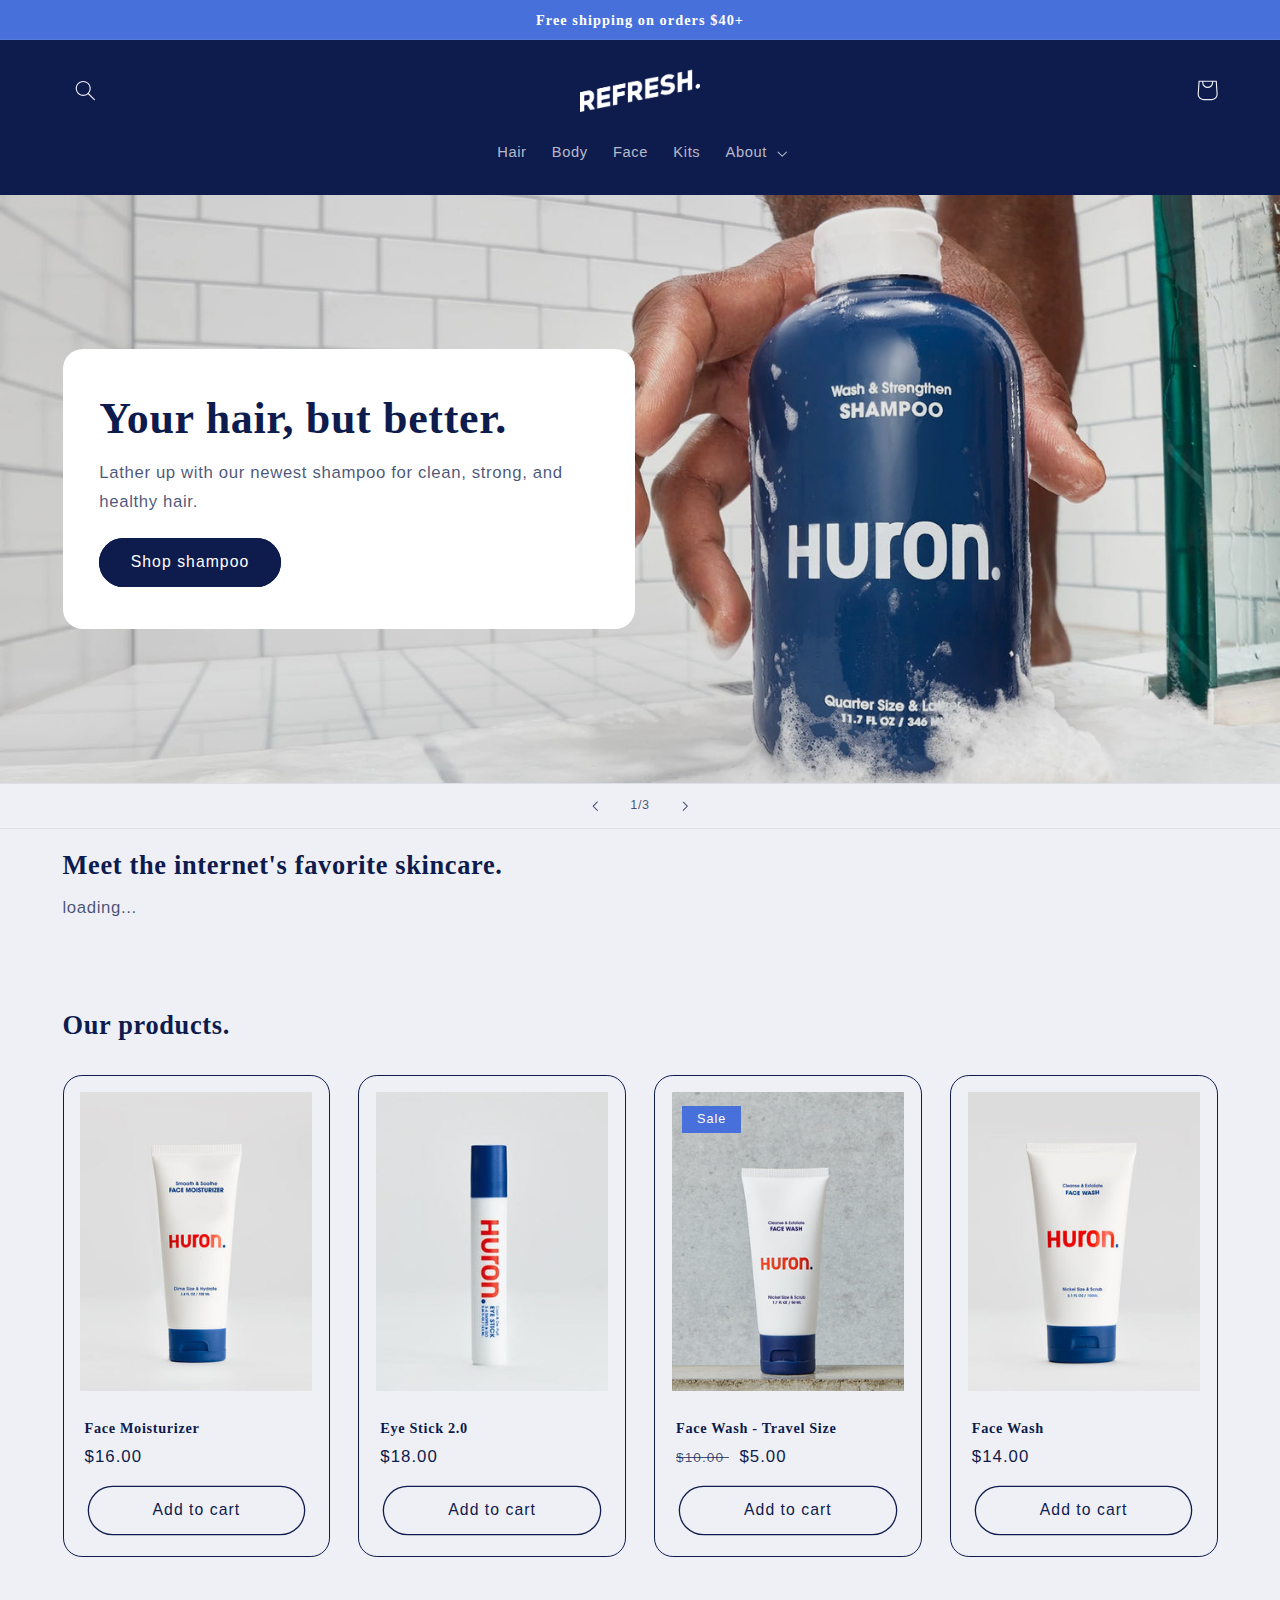
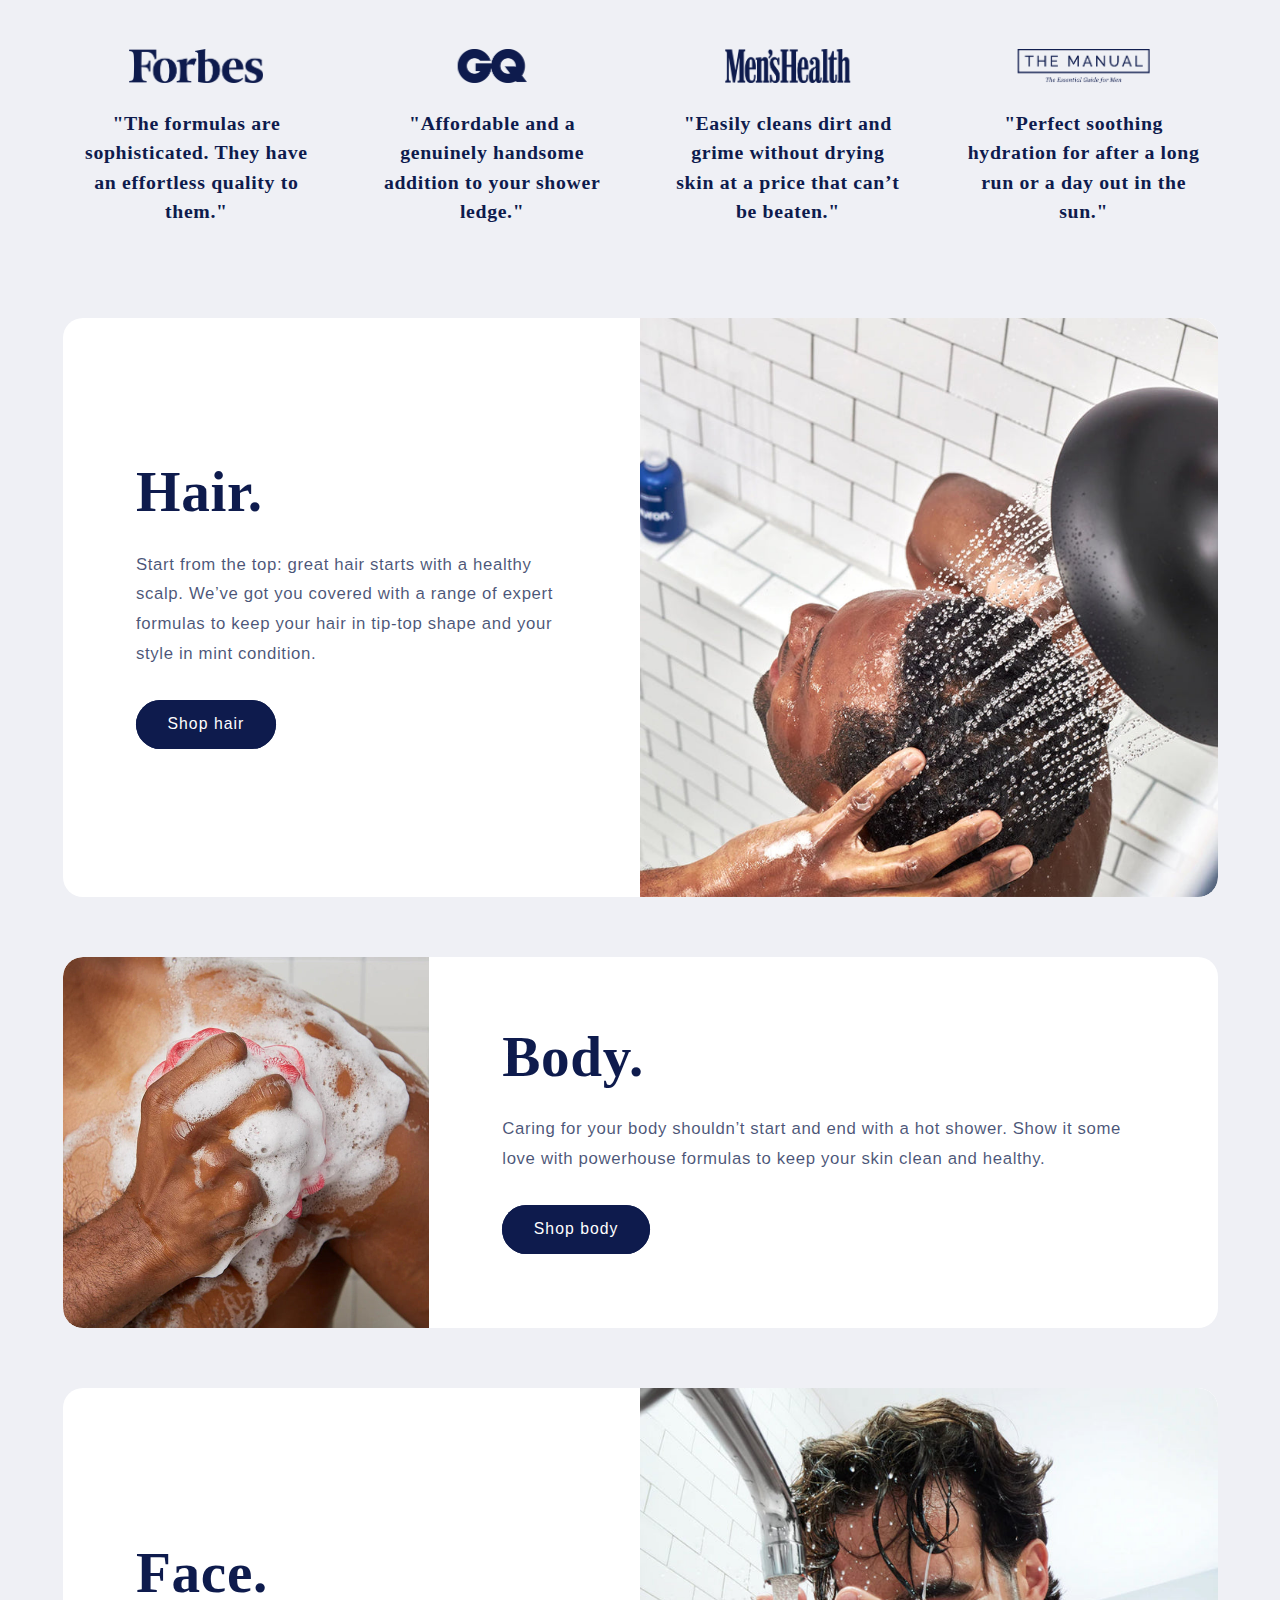
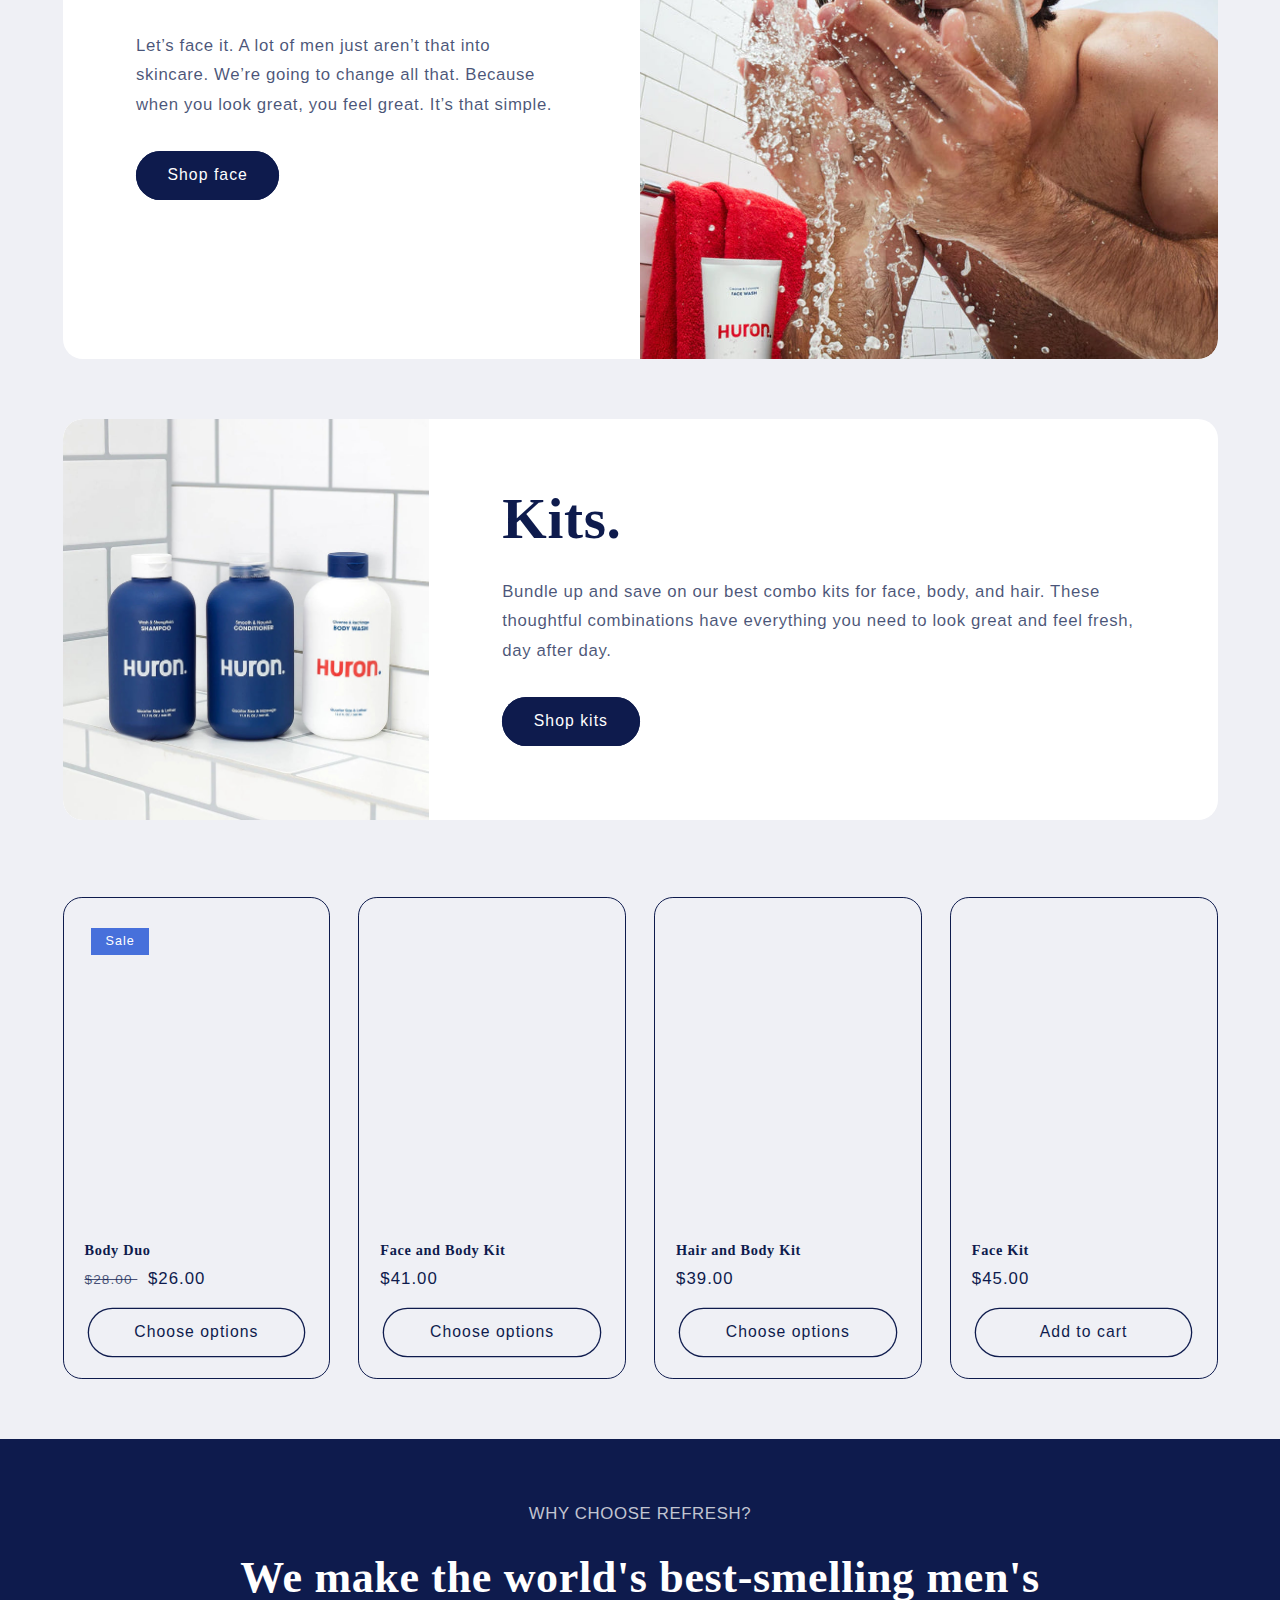
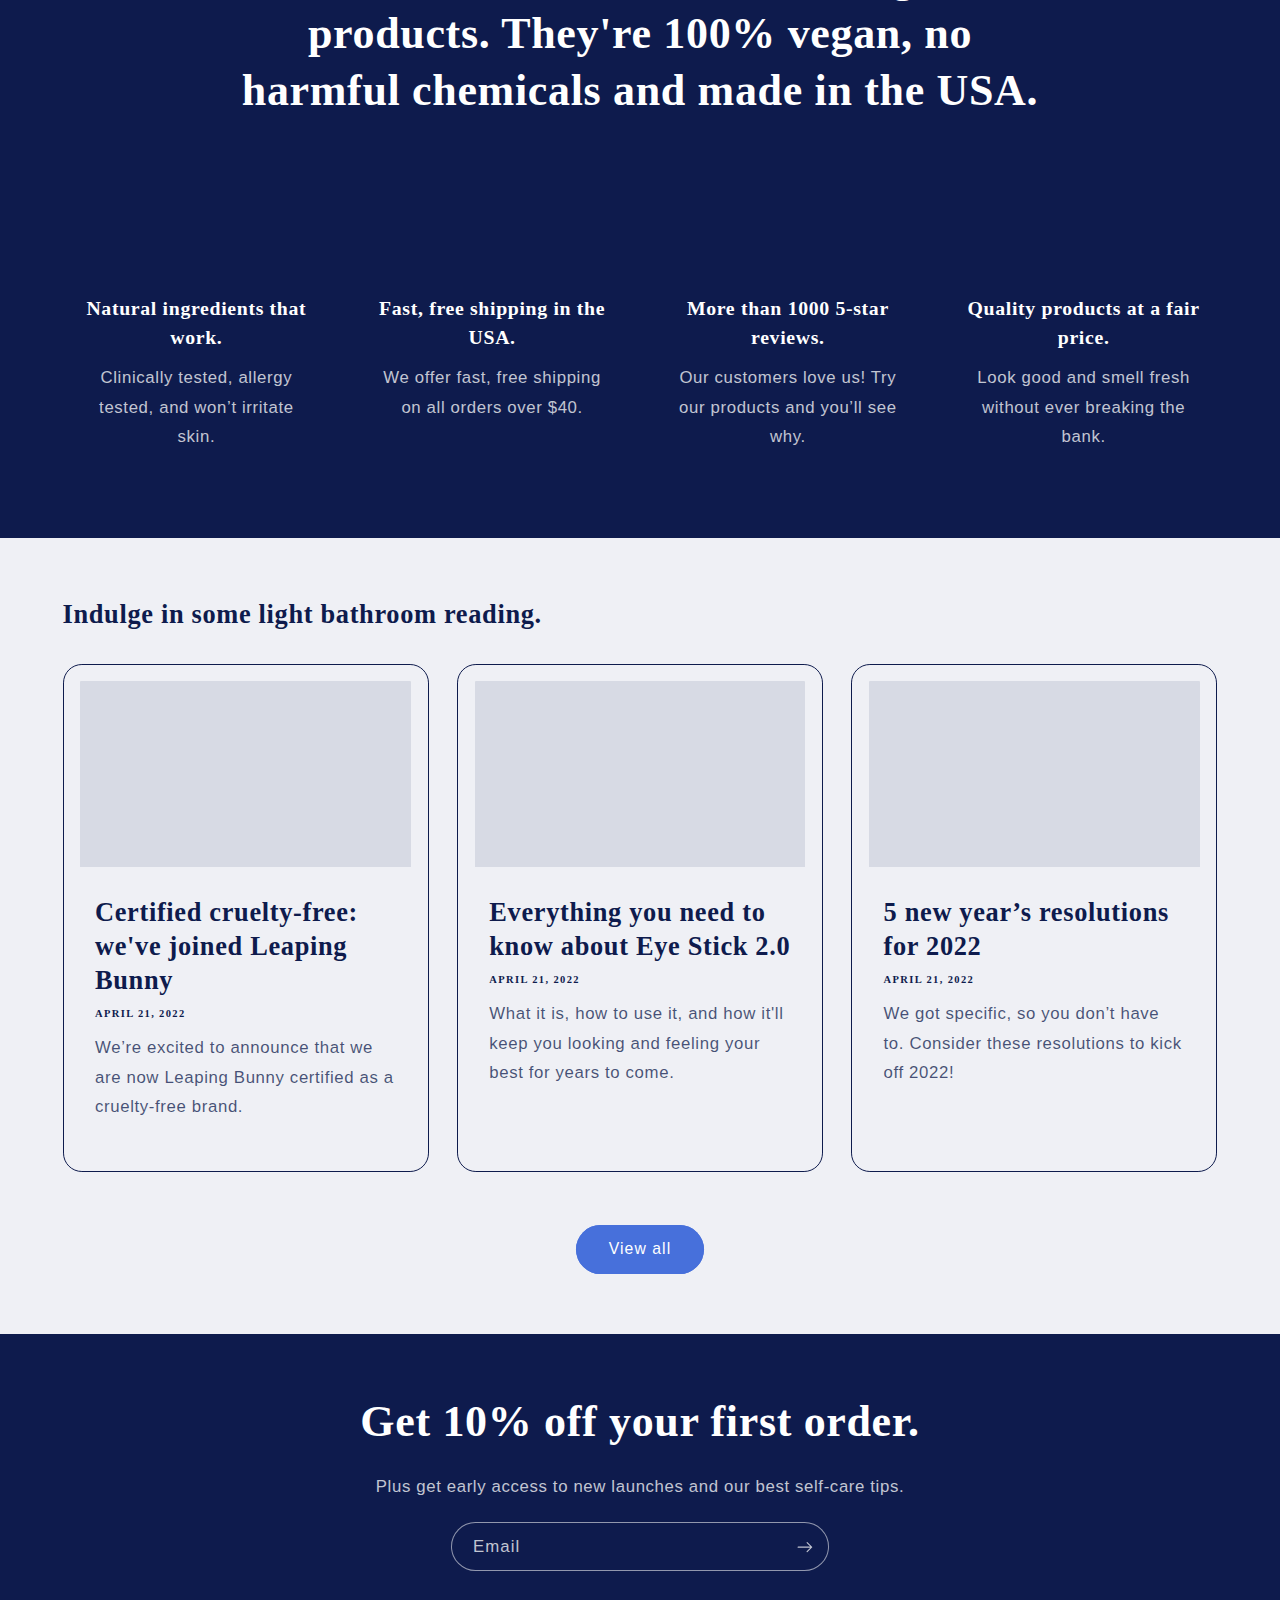
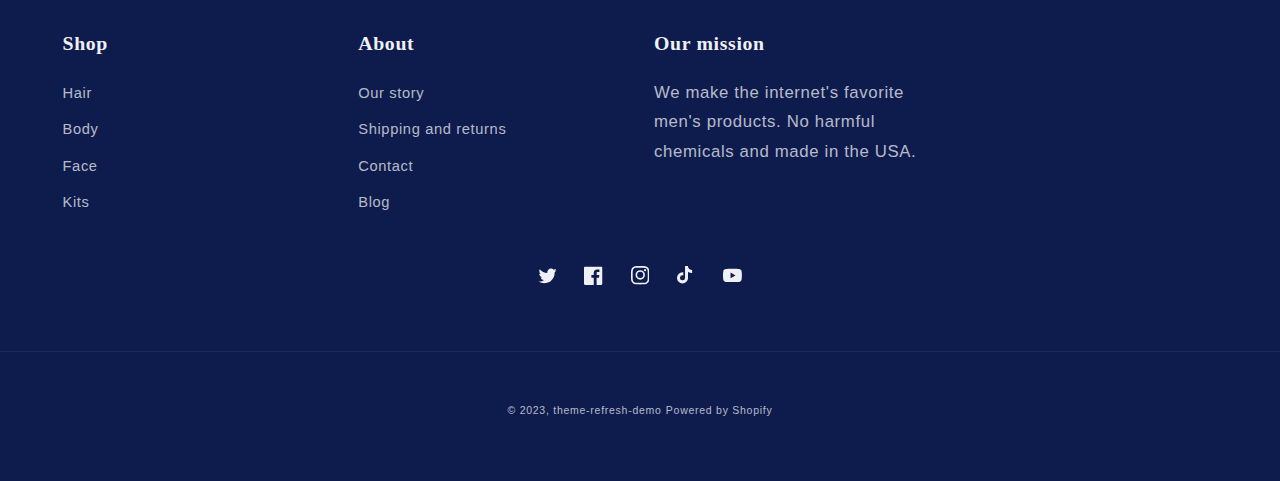
<file: index.html>
<!DOCTYPE html>
<html class="js" lang="en">
  <head>
    <meta charset="utf-8" />
    <meta http-equiv="X-UA-Compatible" content="IE=edge" />
    <meta name="viewport" content="width=device-width,initial-scale=1" />
    <meta name="theme-color" content />
    <link rel="canonical" href="https://theme-refresh-demo.myshopify.com/" />
    <link rel="preconnect" href="https://cdn.shopify.com" crossorigin />
    <link rel="preconnect" href="https://app.raveo.co" crossorigin />
    <link rel="preconnect" href="https://fonts.shopifycdn.com" crossorigin />
    <title>theme-refresh-demo</title>

    <meta property="og:site_name" content="theme-refresh-demo" />
    <meta
      property="og:url"
      content="https://theme-refresh-demo.myshopify.com/"
    />
    <meta property="og:title" content="theme-refresh-demo" />
    <meta property="og:type" content="website" />
    <meta property="og:description" content="theme-refresh-demo" />
    <meta name="twitter:site" content="@shopify" />
    <meta name="twitter:card" content="summary_large_image" />
    <meta name="twitter:title" content="theme-refresh-demo" />
    <meta name="twitter:description" content="theme-refresh-demo" />


    <meta
      id="shopify-digital-wallet"
      name="shopify-digital-wallet"
      content="/63948128508/digital_wallets/dialog"
    />
    <meta
      name="shopify-checkout-api-token"
      content="e61102500290c69ca5f711921b973443"
    />
    <meta
      id="in-context-paypal-metadata"
      data-shop-id="63948128508"
      data-venmo-supported="true"
      data-environment="production"
      data-locale="en_US"
      data-paypal-v4="true"
      data-currency="USD"
    />
    <script src="https://app.raveo.co/widget-scripts/horizontal-tiktok-feed.js" defer></script>

    <style id="shopify-dynamic-checkout-cart">
      @media screen and (min-width: 750px) {
        #dynamic-checkout-cart {
          min-height: 50px;
        }
      }

      @media screen and (max-width: 750px) {
        #dynamic-checkout-cart {
          min-height: 120px;
        }
      }
    </style>

    <style data-shopify>
      @font-face {
        font-family: Questrial;
        font-weight: 400;
        font-style: normal;
        font-display: swap;
        src: url("https://fonts.shopifycdn.com/questrial/questrial_n4.0ba6d2b6094954bab23732c75d3ecb4c47a5869c.woff2?h1=dGhlbWUtcmVmcmVzaC1kZW1vLmFjY291bnQubXlzaG9waWZ5LmNvbQ&hmac=18f65bc230f30d25d5805f1db65ccea6669663ad113c17aa7a0f674c99f535d7")
            format("woff2"),
          url("https://fonts.shopifycdn.com/questrial/questrial_n4.5abce10d8846bb9326c9741eaffed9667c847692.woff?h1=dGhlbWUtcmVmcmVzaC1kZW1vLmFjY291bnQubXlzaG9waWZ5LmNvbQ&hmac=697b2a64173d7e209089d7b6065c061bb69bd7054e847eb299dbdaa8f6cc5798")
            format("woff");
      }

      @font-face {
        font-family: Archivo;
        font-weight: 700;
        font-style: normal;
        font-display: swap;
        src: url("https://fonts.shopifycdn.com/archivo/archivo_n7.6f363ab30b12ea00d5e6243ed0e977a11393a3ad.woff2?h1=dGhlbWUtcmVmcmVzaC1kZW1vLmFjY291bnQubXlzaG9waWZ5LmNvbQ&hmac=4874a58501529b47ffe6375b61ae8fd7d3818267a576767449f083089778069a")
            format("woff2"),
          url("https://fonts.shopifycdn.com/archivo/archivo_n7.846b40a5735bbd149ad44b083a19c3e5d88d8fab.woff?h1=dGhlbWUtcmVmcmVzaC1kZW1vLmFjY291bnQubXlzaG9waWZ5LmNvbQ&hmac=ce4341b22f09ec33afc6d0693bbed32ef90921cc6fe5673251c3742ebad93012")
            format("woff");
      }

      :root {
        --font-body-family: Questrial, sans-serif;
        --font-body-style: normal;
        --font-body-weight: 400;
        --font-body-weight-bold: 700;

        --font-heading-family: Archivo, serif;
        --font-heading-style: normal;
        --font-heading-weight: 700;

        --font-body-scale: 1.05;
        --font-heading-scale: 1.0476190476190477;

        --color-base-text: 14, 27, 77;
        --color-shadow: 14, 27, 77;
        --color-base-background-1: 239, 240, 245;
        --color-base-background-2: 255, 255, 255;
        --color-base-solid-button-labels: 255, 255, 255;
        --color-base-outline-button-labels: 14, 27, 77;
        --color-base-accent-1: 71, 112, 219;
        --color-base-accent-2: 14, 27, 77;
        --payment-terms-background-color: #eff0f5;

        --gradient-base-background-1: #eff0f5;
        --gradient-base-background-2: #ffffff;
        --gradient-base-accent-1: #4770db;
        --gradient-base-accent-2: #0e1b4d;

        --media-padding: px;
        --media-border-opacity: 0.1;
        --media-border-width: 0px;
        --media-radius: 20px;
        --media-shadow-opacity: 0;
        --media-shadow-horizontal-offset: 0px;
        --media-shadow-vertical-offset: 4px;
        --media-shadow-blur-radius: 5px;
        --media-shadow-visible: 0;

        --page-width: 120rem;
        --page-width-margin: 0rem;

        --card-image-padding: 1.6rem;
        --card-corner-radius: 1.8rem;
        --card-text-alignment: left;
        --card-border-width: 0.1rem;
        --card-border-opacity: 1;
        --card-shadow-opacity: 0;
        --card-shadow-horizontal-offset: 0rem;
        --card-shadow-vertical-offset: 0.4rem;
        --card-shadow-blur-radius: 0.5rem;

        --badge-corner-radius: 0rem;

        --popup-border-width: 1px;
        --popup-border-opacity: 0.1;
        --popup-corner-radius: 18px;
        --popup-shadow-opacity: 0;
        --popup-shadow-horizontal-offset: 0px;
        --popup-shadow-vertical-offset: 4px;
        --popup-shadow-blur-radius: 5px;

        --drawer-border-width: 0px;
        --drawer-border-opacity: 0.1;
        --drawer-shadow-opacity: 0;
        --drawer-shadow-horizontal-offset: 0px;
        --drawer-shadow-vertical-offset: 4px;
        --drawer-shadow-blur-radius: 5px;

        --spacing-sections-desktop: 0px;
        --spacing-sections-mobile: 0px;

        --grid-desktop-vertical-spacing: 28px;
        --grid-desktop-horizontal-spacing: 28px;
        --grid-mobile-vertical-spacing: 14px;
        --grid-mobile-horizontal-spacing: 14px;

        --text-boxes-border-opacity: 0.1;
        --text-boxes-border-width: 0px;
        --text-boxes-radius: 20px;
        --text-boxes-shadow-opacity: 0;
        --text-boxes-shadow-horizontal-offset: 0px;
        --text-boxes-shadow-vertical-offset: 4px;
        --text-boxes-shadow-blur-radius: 5px;

        --buttons-radius: 40px;
        --buttons-radius-outset: 41px;
        --buttons-border-width: 1px;
        --buttons-border-opacity: 1;
        --buttons-shadow-opacity: 0;
        --buttons-shadow-horizontal-offset: 0px;
        --buttons-shadow-vertical-offset: 4px;
        --buttons-shadow-blur-radius: 5px;
        --buttons-border-offset: 0.3px;

        --inputs-radius: 26px;
        --inputs-border-width: 1px;
        --inputs-border-opacity: 0.55;
        --inputs-shadow-opacity: 0;
        --inputs-shadow-horizontal-offset: 0px;
        --inputs-margin-offset: 0px;
        --inputs-shadow-vertical-offset: 4px;
        --inputs-shadow-blur-radius: 5px;
        --inputs-radius-outset: 27px;

        --variant-pills-radius: 40px;
        --variant-pills-border-width: 1px;
        --variant-pills-border-opacity: 0.55;
        --variant-pills-shadow-opacity: 0;
        --variant-pills-shadow-horizontal-offset: 0px;
        --variant-pills-shadow-vertical-offset: 0px;
        --variant-pills-shadow-blur-radius: 5px;
      }

      *,
      *::before,
      *::after {
        box-sizing: inherit;
      }

      html {
        box-sizing: border-box;
        font-size: calc(var(--font-body-scale) * 62.5%);
        height: 100%;
      }

      body {
        display: grid;
        grid-template-rows: auto auto 1fr auto;
        grid-template-columns: 100%;
        min-height: 100%;
        margin: 0;
        font-size: 1.5rem;
        letter-spacing: 0.06rem;
        line-height: calc(1 + 0.8 / var(--font-body-scale));
        font-family: var(--font-body-family);
        font-style: var(--font-body-style);
        font-weight: var(--font-body-weight);
      }

      @media screen and (min-width: 750px) {
        body {
          font-size: 1.6rem;
        }
      }
    </style>

    <link href="css/base.css" rel="stylesheet" type="text/css" media="all" />
    <link
      rel="preload"
      as="font"
      href="https://fonts.shopifycdn.com/questrial/questrial_n4.0ba6d2b6094954bab23732c75d3ecb4c47a5869c.woff2?h1=dGhlbWUtcmVmcmVzaC1kZW1vLmFjY291bnQubXlzaG9waWZ5LmNvbQ&hmac=18f65bc230f30d25d5805f1db65ccea6669663ad113c17aa7a0f674c99f535d7"
      type="font/woff2"
      crossorigin
    />
    <link
      rel="preload"
      as="font"
      href="https://fonts.shopifycdn.com/archivo/archivo_n7.6f363ab30b12ea00d5e6243ed0e977a11393a3ad.woff2?h1=dGhlbWUtcmVmcmVzaC1kZW1vLmFjY291bnQubXlzaG9waWZ5LmNvbQ&hmac=4874a58501529b47ffe6375b61ae8fd7d3818267a576767449f083089778069a"
      type="font/woff2"
      crossorigin
    />
    <link
      rel="stylesheet"
      href="css/component-predictive-search.css"
      media="print"
      onload="this.media='all'"
    />
    <script>
      document.documentElement.className =
        document.documentElement.className.replace("no-js", "js");
      if (Shopify.designMode) {
        document.documentElement.classList.add("shopify-design-mode");
      }
    </script>
    <link href="https://monorail-edge.shopifysvc.com" rel="dns-prefetch" />
  </head>
  <body class="gradient">
    <iframe
      src="about:blank"
      title
      role="presentation"
      loading="eager"
      style="width: 0px; height: 0px; border: 0px; display: none"
    ></iframe
    ><link
      rel="prefetch"
      fetchpriority="low"
      as="script"
      href="https://cdn.shopify.com/shopifycloud/checkout-web/assets/runtime.latest.en.8645d252f07ec25fdbc6.js"
    /><link
      rel="prefetch"
      fetchpriority="low"
      as="script"
      href="https://cdn.shopify.com/shopifycloud/checkout-web/assets/checkout-web-packages~Information~NoAddressLocation~Payment~PostPurchase~Review~Shipping~ShopPay~Sho~cf13f96e.latest.en.04837ae4ff5a8e949953.js"
    /><link
      rel="prefetch"
      fetchpriority="low"
      as="script"
      href="https://cdn.shopify.com/shopifycloud/checkout-web/assets/Information~Payment~ShopPay.latest.en.84ff9c0024faf7f72c14.js"
    /><link
      rel="prefetch"
      fetchpriority="low"
      as="script"
      href="https://cdn.shopify.com/shopifycloud/checkout-web/assets/Information.latest.en.900911b3d82c82309ebf.js"
    /><link
      rel="prefetch"
      fetchpriority="low"
      as="script"
      href="https://cdn.shopify.com/shopifycloud/checkout-web/assets/checkout-web-ui~app.latest.en.86cd9328cdcd6cd3a58f.js"
    /><link
      rel="prefetch"
      fetchpriority="low"
      as="script"
      href="https://cdn.shopify.com/shopifycloud/checkout-web/assets/vendors~app.latest.en.b4546f9bffad10b3673b.js"
    /><link
      rel="prefetch"
      fetchpriority="low"
      as="script"
      href="https://cdn.shopify.com/shopifycloud/checkout-web/assets/checkout-web-packages~app.latest.en.f5154093d2604596d084.js"
    /><link
      rel="prefetch"
      fetchpriority="low"
      as="script"
      href="https://cdn.shopify.com/shopifycloud/checkout-web/assets/app.latest.en.931851b1b02f1bcae42a.js"
    /><link
      rel="prefetch"
      fetchpriority="low"
      as="style"
      href="https://cdn.shopify.com/shopifycloud/checkout-web/assets/checkout-web-ui~app.latest.en.9f2a5e9ec696775e2217.css"
    /><link
      rel="prefetch"
      fetchpriority="low"
      as="style"
      href="https://cdn.shopify.com/shopifycloud/checkout-web/assets/vendors~app.latest.en.e788719f193b49c039a3.css"
    /><link
      rel="prefetch"
      fetchpriority="low"
      as="style"
      href="https://cdn.shopify.com/shopifycloud/checkout-web/assets/app.latest.en.6b4c79ead7042980b29d.css"
    /><link
      rel="prefetch"
      fetchpriority="low"
      as="style"
      href="https://cdn.shopify.com/shopifycloud/checkout-web/assets/Information~Payment~ShopPay.latest.en.da9f06164a980bf8e7ea.css"
    /><link
      rel="prefetch"
      fetchpriority="low"
      as="style"
      href="https://cdn.shopify.com/shopifycloud/checkout-web/assets/Information.latest.en.9a0274ab07be120c1902.css"
    />

    <a class="skip-to-content-link button visually-hidden" href="#MainContent">
      Skip to content
    </a>

    <div id="shopify-section-cart-drawer" class="shopify-section">
      <style>
        .drawer {
          visibility: hidden;
        }
      </style>

      <cart-drawer class="drawer is-empty">
        <div id="CartDrawer" class="cart-drawer">
          <div id="CartDrawer-Overlay" class="cart-drawer__overlay"></div>
          <div
            class="drawer__inner"
            role="dialog"
            aria-modal="true"
            aria-label="Your cart"
            tabindex="-1"
          >
            <div class="drawer__inner-empty">
              <div class="cart-drawer__warnings center">
                <div class="cart-drawer__empty-content">
                  <h2 class="cart__empty-text">Your cart is empty</h2>
                  <button
                    class="drawer__close"
                    type="button"
                    onclick="this.closest('cart-drawer').close()"
                    aria-label="Close"
                  >
                    <svg
                      xmlns="http://www.w3.org/2000/svg"
                      aria-hidden="true"
                      focusable="false"
                      role="presentation"
                      class="icon icon-close"
                      fill="none"
                      viewBox="0 0 18 17"
                    >
                      <path
                        d="M.865 15.978a.5.5 0 00.707.707l7.433-7.431 7.579 7.282a.501.501 0 00.846-.37.5.5 0 00-.153-.351L9.712 8.546l7.417-7.416a.5.5 0 10-.707-.708L8.991 7.853 1.413.573a.5.5 0 10-.693.72l7.563 7.268-7.418 7.417z"
                        fill="currentColor"
                      ></path>
                    </svg>
                  </button>
                  <a href="/collections/all" class="button">
                    Continue shopping
                  </a>
                </div>
              </div>
            </div>
            <div class="drawer__header">
              <h2 class="drawer__heading">Your cart</h2>
              <button
                class="drawer__close"
                type="button"
                onclick="this.closest('cart-drawer').close()"
                aria-label="Close"
              >
                <svg
                  xmlns="http://www.w3.org/2000/svg"
                  aria-hidden="true"
                  focusable="false"
                  role="presentation"
                  class="icon icon-close"
                  fill="none"
                  viewBox="0 0 18 17"
                >
                  <path
                    d="M.865 15.978a.5.5 0 00.707.707l7.433-7.431 7.579 7.282a.501.501 0 00.846-.37.5.5 0 00-.153-.351L9.712 8.546l7.417-7.416a.5.5 0 10-.707-.708L8.991 7.853 1.413.573a.5.5 0 10-.693.72l7.563 7.268-7.418 7.417z"
                    fill="currentColor"
                  ></path>
                </svg>
              </button>
            </div>
            <cart-drawer-items class="is-empty">
              <form
                action="/cart"
                id="CartDrawer-Form"
                class="cart__contents cart-drawer__form"
                method="post"
              >
                <div
                  id="CartDrawer-CartItems"
                  class="drawer__contents js-contents"
                >
                  <p
                    id="CartDrawer-LiveRegionText"
                    class="visually-hidden"
                    role="status"
                  ></p>
                  <p
                    id="CartDrawer-LineItemStatus"
                    class="visually-hidden"
                    aria-hidden="true"
                    role="status"
                  >
                    Loading...
                  </p>
                </div>
                <div id="CartDrawer-CartErrors" role="alert"></div>
              </form>
            </cart-drawer-items>
            <div class="drawer__footer">
              <!-- Start blocks-->
              <!-- Subtotals-->

              <div class="cart-drawer__footer">
                <div class="totals" role="status">
                  <h2 class="totals__subtotal">Subtotal</h2>
                  <p class="totals__subtotal-value">$0.00 USD</p>
                </div>

                <div></div>

                <small class="tax-note caption-large rte"
                  >Taxes and shipping calculated at checkout
                </small>
              </div>

              <!-- CTAs -->

              <div class="cart__ctas">
                <noscript>
                  <button
                    type="submit"
                    class="cart__update-button button button--secondary"
                    form="CartDrawer-Form"
                  >
                    Update
                  </button>
                </noscript>

                <button
                  type="submit"
                  id="CartDrawer-Checkout"
                  class="cart__checkout-button button"
                  name="checkout"
                  form="CartDrawer-Form"
                  disabled
                >
                  Check out
                </button>
              </div>
            </div>
          </div>
        </div>
      </cart-drawer>
    </div>
    <div id="shopify-section-announcement-bar" class="shopify-section">
      <div
        class="announcement-bar color-accent-1 gradient"
        role="region"
        aria-label="Announcement"
      >
        <p class="announcement-bar__message h5">Free shipping on orders $40+</p>
      </div>
    </div>
    <div id="shopify-section-header" class="shopify-section section-header">
      <link
        rel="stylesheet"
        href="css/component-list-menu.css"
        media="print"
        onload="this.media='all'"
      />
      <link
        rel="stylesheet"
        href="css/component-search.css"
        media="print"
        onload="this.media='all'"
      />
      <link
        rel="stylesheet"
        href="css/component-menu-drawer.css"
        media="print"
        onload="this.media='all'"
      />
      <link
        rel="stylesheet"
        href="css/component-cart-notification.css"
        media="print"
        onload="this.media='all'"
      />
      <link
        rel="stylesheet"
        href="css/component-cart-items.css"
        media="print"
        onload="this.media='all'"
      /><link
        rel="stylesheet"
        href="css/component-price.css"
        media="print"
        onload="this.media='all'"
      />
      <link
        rel="stylesheet"
        href="css/component-loading-overlay.css"
        media="print"
        onload="this.media='all'"
      /><link
        href="css/component-cart-drawer.css"
        rel="stylesheet"
        type="text/css"
        media="all"
      />
      <link
        href="css/component-cart.css"
        rel="stylesheet"
        type="text/css"
        media="all"
      />
      <link
        href="css/component-totals.css"
        rel="stylesheet"
        type="text/css"
        media="all"
      />
      <link
        href="css/component-price.css"
        rel="stylesheet"
        type="text/css"
        media="all"
      />
      <link
        href="css/component-discounts.css"
        rel="stylesheet"
        type="text/css"
        media="all"
      />
      <link
        href="css/component-loading-overlay.css"
        rel="stylesheet"
        type="text/css"
        media="all"
      />
      <noscript
        ><link
          href="css/component-list-menu.css"
          rel="stylesheet"
          type="text/css"
          media="all"
      /></noscript>
      <noscript
        ><link
          href="css/component-search.css"
          rel="stylesheet"
          type="text/css"
          media="all"
      /></noscript>
      <noscript
        ><link
          href="css/component-menu-drawer.css"
          rel="stylesheet"
          type="text/css"
          media="all"
      /></noscript>
      <noscript
        ><link
          href="css/component-cart-notification.css"
          rel="stylesheet"
          type="text/css"
          media="all"
      /></noscript>
      <noscript
        ><link
          href="css/component-cart-items.css"
          rel="stylesheet"
          type="text/css"
          media="all"
      /></noscript>

      <style>
        header-drawer {
          justify-self: start;
          margin-left: -1.2rem;
        }

        .header__heading-logo {
          max-width: 120px;
        }

        @media screen and (min-width: 990px) {
          header-drawer {
            display: none;
          }
        }

        .menu-drawer-container {
          display: flex;
        }

        .list-menu {
          list-style: none;
          padding: 0;
          margin: 0;
        }

        .list-menu--inline {
          display: inline-flex;
          flex-wrap: wrap;
        }

        summary.list-menu__item {
          padding-right: 2.7rem;
        }

        .list-menu__item {
          display: flex;
          align-items: center;
          line-height: calc(1 + 0.3 / var(--font-body-scale));
        }

        .list-menu__item--link {
          text-decoration: none;
          padding-bottom: 1rem;
          padding-top: 1rem;
          line-height: calc(1 + 0.8 / var(--font-body-scale));
        }

        @media screen and (min-width: 750px) {
          .list-menu__item--link {
            padding-bottom: 0.5rem;
            padding-top: 0.5rem;
          }
        }</style
      ><style data-shopify>
        .header {
          padding-top: 10px;
          padding-bottom: 10px;
        }

        .section-header {
          margin-bottom: 0px;
        }

        @media screen and (min-width: 750px) {
          .section-header {
            margin-bottom: 0px;
          }
        }

        @media screen and (min-width: 990px) {
          .header {
            padding-top: 20px;
            padding-bottom: 20px;
          }
        }
      </style>
      <svg xmlns="http://www.w3.org/2000/svg" class="hidden">
        <symbol id="icon-search" viewBox="0 0 18 19" fill="none">
          <path
            fill-rule="evenodd"
            clip-rule="evenodd"
            d="M11.03 11.68A5.784 5.784 0 112.85 3.5a5.784 5.784 0 018.18 8.18zm.26 1.12a6.78 6.78 0 11.72-.7l5.4 5.4a.5.5 0 11-.71.7l-5.41-5.4z"
            fill="currentColor"
          />
        </symbol>

        <symbol
          id="icon-close"
          class="icon icon-close"
          fill="none"
          viewBox="0 0 18 17"
        >
          <path
            d="M.865 15.978a.5.5 0 00.707.707l7.433-7.431 7.579 7.282a.501.501 0 00.846-.37.5.5 0 00-.153-.351L9.712 8.546l7.417-7.416a.5.5 0 10-.707-.708L8.991 7.853 1.413.573a.5.5 0 10-.693.72l7.563 7.268-7.418 7.417z"
            fill="currentColor"
          ></path>
        </symbol>
      </svg>
      <sticky-header class="header-wrapper color-inverse gradient">
        <header class="header header--top-center page-width header--has-menu">
          <header-drawer data-breakpoint="tablet">
            <details
              id="Details-menu-drawer-container"
              class="menu-drawer-container"
            >
              <summary
                class="header__icon header__icon--menu header__icon--summary link focus-inset"
                aria-label="Menu"
              >
                <span>
                  <svg
                    xmlns="http://www.w3.org/2000/svg"
                    aria-hidden="true"
                    focusable="false"
                    role="presentation"
                    class="icon icon-hamburger"
                    fill="none"
                    viewBox="0 0 18 16"
                  >
                    <path
                      d="M1 .5a.5.5 0 100 1h15.71a.5.5 0 000-1H1zM.5 8a.5.5 0 01.5-.5h15.71a.5.5 0 010 1H1A.5.5 0 01.5 8zm0 7a.5.5 0 01.5-.5h15.71a.5.5 0 010 1H1a.5.5 0 01-.5-.5z"
                      fill="currentColor"
                    ></path>
                  </svg>

                  <svg
                    xmlns="http://www.w3.org/2000/svg"
                    aria-hidden="true"
                    focusable="false"
                    role="presentation"
                    class="icon icon-close"
                    fill="none"
                    viewBox="0 0 18 17"
                  >
                    <path
                      d="M.865 15.978a.5.5 0 00.707.707l7.433-7.431 7.579 7.282a.501.501 0 00.846-.37.5.5 0 00-.153-.351L9.712 8.546l7.417-7.416a.5.5 0 10-.707-.708L8.991 7.853 1.413.573a.5.5 0 10-.693.72l7.563 7.268-7.418 7.417z"
                      fill="currentColor"
                    ></path>
                  </svg>
                </span>
              </summary>
              <div
                id="menu-drawer"
                class="gradient menu-drawer motion-reduce"
                tabindex="-1"
              >
                <div class="menu-drawer__inner-container">
                  <div class="menu-drawer__navigation-container">
                    <nav class="menu-drawer__navigation">
                      <ul
                        class="menu-drawer__menu has-submenu list-menu"
                        role="list"
                      >
                        <li>
                          <a
                            href="/collections/hair"
                            class="menu-drawer__menu-item list-menu__item link link--text focus-inset"
                          >
                            Hair
                          </a>
                        </li>
                        <li>
                          <a
                            href="/collections/body"
                            class="menu-drawer__menu-item list-menu__item link link--text focus-inset"
                          >
                            Body
                          </a>
                        </li>
                        <li>
                          <a
                            href="/collections/face"
                            class="menu-drawer__menu-item list-menu__item link link--text focus-inset"
                          >
                            Face
                          </a>
                        </li>
                        <li>
                          <a
                            href="/collections/kits"
                            class="menu-drawer__menu-item list-menu__item link link--text focus-inset"
                          >
                            Kits
                          </a>
                        </li>
                        <li>
                          <details id="Details-menu-drawer-menu-item-5">
                            <summary
                              class="menu-drawer__menu-item list-menu__item link link--text focus-inset"
                            >
                              About
                              <svg
                                viewBox="0 0 14 10"
                                fill="none"
                                aria-hidden="true"
                                focusable="false"
                                role="presentation"
                                class="icon icon-arrow"
                                xmlns="http://www.w3.org/2000/svg"
                              >
                                <path
                                  fill-rule="evenodd"
                                  clip-rule="evenodd"
                                  d="M8.537.808a.5.5 0 01.817-.162l4 4a.5.5 0 010 .708l-4 4a.5.5 0 11-.708-.708L11.793 5.5H1a.5.5 0 010-1h10.793L8.646 1.354a.5.5 0 01-.109-.546z"
                                  fill="currentColor"
                                ></path>
                              </svg>

                              <svg
                                aria-hidden="true"
                                focusable="false"
                                role="presentation"
                                class="icon icon-caret"
                                viewBox="0 0 10 6"
                              >
                                <path
                                  fill-rule="evenodd"
                                  clip-rule="evenodd"
                                  d="M9.354.646a.5.5 0 00-.708 0L5 4.293 1.354.646a.5.5 0 00-.708.708l4 4a.5.5 0 00.708 0l4-4a.5.5 0 000-.708z"
                                  fill="currentColor"
                                ></path>
                              </svg>
                            </summary>
                            <div
                              id="link-About"
                              class="menu-drawer__submenu has-submenu gradient motion-reduce"
                              tabindex="-1"
                            >
                              <div class="menu-drawer__inner-submenu">
                                <button
                                  class="menu-drawer__close-button link link--text focus-inset"
                                  aria-expanded="true"
                                >
                                  <svg
                                    viewBox="0 0 14 10"
                                    fill="none"
                                    aria-hidden="true"
                                    focusable="false"
                                    role="presentation"
                                    class="icon icon-arrow"
                                    xmlns="http://www.w3.org/2000/svg"
                                  >
                                    <path
                                      fill-rule="evenodd"
                                      clip-rule="evenodd"
                                      d="M8.537.808a.5.5 0 01.817-.162l4 4a.5.5 0 010 .708l-4 4a.5.5 0 11-.708-.708L11.793 5.5H1a.5.5 0 010-1h10.793L8.646 1.354a.5.5 0 01-.109-.546z"
                                      fill="currentColor"
                                    ></path>
                                  </svg>

                                  About
                                </button>
                                <ul
                                  class="menu-drawer__menu list-menu"
                                  role="list"
                                  tabindex="-1"
                                >
                                  <li>
                                    <a
                                      href="/pages/our-story"
                                      class="menu-drawer__menu-item link link--text list-menu__item focus-inset"
                                    >
                                      Our story
                                    </a>
                                  </li>
                                  <li>
                                    <a
                                      href="/blogs/news"
                                      class="menu-drawer__menu-item link link--text list-menu__item focus-inset"
                                    >
                                      Blog
                                    </a>
                                  </li>
                                  <li>
                                    <a
                                      href="/pages/contact"
                                      class="menu-drawer__menu-item link link--text list-menu__item focus-inset"
                                    >
                                      Contact
                                    </a>
                                  </li>
                                </ul>
                              </div>
                            </div>
                          </details>
                        </li>
                      </ul>
                    </nav>
                    <div class="menu-drawer__utility-links">
                      <ul class="list list-social list-unstyled" role="list">
                        <li class="list-social__item">
                          <a
                            href="https://twitter.com/shopify"
                            class="list-social__link link"
                            ><svg
                              aria-hidden="true"
                              focusable="false"
                              role="presentation"
                              class="icon icon-twitter"
                              viewBox="0 0 18 15"
                            >
                              <path
                                fill="currentColor"
                                d="M17.64 2.6a7.33 7.33 0 01-1.75 1.82c0 .05 0 .13.02.23l.02.23a9.97 9.97 0 01-1.69 5.54c-.57.85-1.24 1.62-2.02 2.28a9.09 9.09 0 01-2.82 1.6 10.23 10.23 0 01-8.9-.98c.34.02.61.04.83.04 1.64 0 3.1-.5 4.38-1.5a3.6 3.6 0 01-3.3-2.45A2.91 2.91 0 004 9.35a3.47 3.47 0 01-2.02-1.21 3.37 3.37 0 01-.8-2.22v-.03c.46.24.98.37 1.58.4a3.45 3.45 0 01-1.54-2.9c0-.61.14-1.2.45-1.79a9.68 9.68 0 003.2 2.6 10 10 0 004.08 1.07 3 3 0 01-.13-.8c0-.97.34-1.8 1.03-2.48A3.45 3.45 0 0112.4.96a3.49 3.49 0 012.54 1.1c.8-.15 1.54-.44 2.23-.85a3.4 3.4 0 01-1.54 1.94c.74-.1 1.4-.28 2.01-.54z"
                              ></path>
                            </svg>
                            <span class="visually-hidden">Twitter</span>
                          </a>
                        </li>
                        <li class="list-social__item">
                          <a
                            href="https://www.facebook.com/shopify"
                            class="list-social__link link"
                            ><svg
                              aria-hidden="true"
                              focusable="false"
                              role="presentation"
                              class="icon icon-facebook"
                              viewBox="0 0 18 18"
                            >
                              <path
                                fill="currentColor"
                                d="M16.42.61c.27 0 .5.1.69.28.19.2.28.42.28.7v15.44c0 .27-.1.5-.28.69a.94.94 0 01-.7.28h-4.39v-6.7h2.25l.31-2.65h-2.56v-1.7c0-.4.1-.72.28-.93.18-.2.5-.32 1-.32h1.37V3.35c-.6-.06-1.27-.1-2.01-.1-1.01 0-1.83.3-2.45.9-.62.6-.93 1.44-.93 2.53v1.97H7.04v2.65h2.24V18H.98c-.28 0-.5-.1-.7-.28a.94.94 0 01-.28-.7V1.59c0-.27.1-.5.28-.69a.94.94 0 01.7-.28h15.44z"
                              ></path>
                            </svg>
                            <span class="visually-hidden">Facebook</span>
                          </a>
                        </li>
                        <li class="list-social__item">
                          <a
                            href="https://www.instagram.com/shopify"
                            class="list-social__link link"
                            ><svg
                              aria-hidden="true"
                              focusable="false"
                              role="presentation"
                              class="icon icon-instagram"
                              viewBox="0 0 18 18"
                            >
                              <path
                                fill="currentColor"
                                d="M8.77 1.58c2.34 0 2.62.01 3.54.05.86.04 1.32.18 1.63.3.41.17.7.35 1.01.66.3.3.5.6.65 1 .12.32.27.78.3 1.64.05.92.06 1.2.06 3.54s-.01 2.62-.05 3.54a4.79 4.79 0 01-.3 1.63c-.17.41-.35.7-.66 1.01-.3.3-.6.5-1.01.66-.31.12-.77.26-1.63.3-.92.04-1.2.05-3.54.05s-2.62 0-3.55-.05a4.79 4.79 0 01-1.62-.3c-.42-.16-.7-.35-1.01-.66-.31-.3-.5-.6-.66-1a4.87 4.87 0 01-.3-1.64c-.04-.92-.05-1.2-.05-3.54s0-2.62.05-3.54c.04-.86.18-1.32.3-1.63.16-.41.35-.7.66-1.01.3-.3.6-.5 1-.65.32-.12.78-.27 1.63-.3.93-.05 1.2-.06 3.55-.06zm0-1.58C6.39 0 6.09.01 5.15.05c-.93.04-1.57.2-2.13.4-.57.23-1.06.54-1.55 1.02C1 1.96.7 2.45.46 3.02c-.22.56-.37 1.2-.4 2.13C0 6.1 0 6.4 0 8.77s.01 2.68.05 3.61c.04.94.2 1.57.4 2.13.23.58.54 1.07 1.02 1.56.49.48.98.78 1.55 1.01.56.22 1.2.37 2.13.4.94.05 1.24.06 3.62.06 2.39 0 2.68-.01 3.62-.05.93-.04 1.57-.2 2.13-.41a4.27 4.27 0 001.55-1.01c.49-.49.79-.98 1.01-1.56.22-.55.37-1.19.41-2.13.04-.93.05-1.23.05-3.61 0-2.39 0-2.68-.05-3.62a6.47 6.47 0 00-.4-2.13 4.27 4.27 0 00-1.02-1.55A4.35 4.35 0 0014.52.46a6.43 6.43 0 00-2.13-.41A69 69 0 008.77 0z"
                              />
                              <path
                                fill="currentColor"
                                d="M8.8 4a4.5 4.5 0 100 9 4.5 4.5 0 000-9zm0 7.43a2.92 2.92 0 110-5.85 2.92 2.92 0 010 5.85zM13.43 5a1.05 1.05 0 100-2.1 1.05 1.05 0 000 2.1z"
                              ></path>
                            </svg>
                            <span class="visually-hidden">Instagram</span>
                          </a>
                        </li>
                        <li class="list-social__item">
                          <a
                            href="https://www.tiktok.com/@shopify"
                            class="list-social__link link"
                            ><svg
                              aria-hidden="true"
                              focusable="false"
                              role="presentation"
                              class="icon icon-tiktok"
                              width="16"
                              height="18"
                              fill="none"
                              xmlns="http://www.w3.org/2000/svg"
                            >
                              <path
                                d="M8.02 0H11s-.17 3.82 4.13 4.1v2.95s-2.3.14-4.13-1.26l.03 6.1a5.52 5.52 0 11-5.51-5.52h.77V9.4a2.5 2.5 0 101.76 2.4L8.02 0z"
                                fill="currentColor"
                              ></path>
                            </svg>
                            <span class="visually-hidden">TikTok</span>
                          </a>
                        </li>
                        <li class="list-social__item">
                          <a
                            href="https://www.youtube.com/shopify"
                            class="list-social__link link"
                            ><svg
                              aria-hidden="true"
                              focusable="false"
                              role="presentation"
                              class="icon icon-youtube"
                              viewBox="0 0 100 70"
                            >
                              <path
                                d="M98 11c2 7.7 2 24 2 24s0 16.3-2 24a12.5 12.5 0 01-9 9c-7.7 2-39 2-39 2s-31.3 0-39-2a12.5 12.5 0 01-9-9c-2-7.7-2-24-2-24s0-16.3 2-24c1.2-4.4 4.6-7.8 9-9 7.7-2 39-2 39-2s31.3 0 39 2c4.4 1.2 7.8 4.6 9 9zM40 50l26-15-26-15v30z"
                                fill="currentColor"
                              ></path>
                            </svg>
                            <span class="visually-hidden">YouTube</span>
                          </a>
                        </li>
                      </ul>
                    </div>
                  </div>
                </div>
              </div>
            </details> </header-drawer
          ><details-modal class="header__search">
            <details>
              <summary
                class="header__icon header__icon--search header__icon--summary link focus-inset modal__toggle"
                aria-haspopup="dialog"
                aria-label="Search"
              >
                <span>
                  <svg
                    class="modal__toggle-open icon icon-search"
                    aria-hidden="true"
                    focusable="false"
                    role="presentation"
                  >
                    <use href="#icon-search"></use>
                  </svg>
                  <svg
                    class="modal__toggle-close icon icon-close"
                    aria-hidden="true"
                    focusable="false"
                    role="presentation"
                  >
                    <use href="#icon-close"></use>
                  </svg>
                </span>
              </summary>
              <div
                class="search-modal modal__content gradient"
                role="dialog"
                aria-modal="true"
                aria-label="Search"
              >
                <div class="modal-overlay"></div>
                <div
                  class="search-modal__content search-modal__content-bottom"
                  tabindex="-1"
                >
                  <predictive-search
                    class="search-modal__form"
                    data-loading-text="Loading..."
                    ><form
                      action="/search"
                      method="get"
                      role="search"
                      class="search search-modal__form"
                    >
                      <div class="field">
                        <input
                          class="search__input field__input"
                          id="Search-In-Modal-1"
                          type="search"
                          name="q"
                          value
                          placeholder="Search"
                          role="combobox"
                          aria-expanded="false"
                          aria-owns="predictive-search-results-list"
                          aria-controls="predictive-search-results-list"
                          aria-haspopup="listbox"
                          aria-autocomplete="list"
                          autocorrect="off"
                          autocomplete="off"
                          autocapitalize="off"
                          spellcheck="false"
                        />
                        <label class="field__label" for="Search-In-Modal-1"
                          >Search</label
                        >
                        <input
                          type="hidden"
                          name="options[prefix]"
                          value="last"
                        />
                        <button
                          class="search__button field__button"
                          aria-label="Search"
                        >
                          <svg
                            class="icon icon-search"
                            aria-hidden="true"
                            focusable="false"
                            role="presentation"
                          >
                            <use href="#icon-search"></use>
                          </svg>
                        </button>
                      </div>
                      <div
                        class="predictive-search predictive-search--header"
                        tabindex="-1"
                        data-predictive-search
                      >
                        <div class="predictive-search__loading-state">
                          <svg
                            aria-hidden="true"
                            focusable="false"
                            role="presentation"
                            class="spinner"
                            viewBox="0 0 66 66"
                            xmlns="http://www.w3.org/2000/svg"
                          >
                            <circle
                              class="path"
                              fill="none"
                              stroke-width="6"
                              cx="33"
                              cy="33"
                              r="30"
                            />
                          </svg>
                        </div>
                      </div>

                      <span
                        class="predictive-search-status visually-hidden"
                        role="status"
                        aria-hidden="true"
                      ></span></form></predictive-search
                  ><button
                    type="button"
                    class="modal__close-button link link--text focus-inset"
                    aria-label="Close"
                  >
                    <svg
                      class="icon icon-close"
                      aria-hidden="true"
                      focusable="false"
                      role="presentation"
                    >
                      <use href="#icon-close"></use>
                    </svg>
                  </button>
                </div>
              </div>
            </details>
          </details-modal>
          <h1 class="header__heading">
            <a href="/" class="header__heading-link link link--text focus-inset"
              ><img
                src="images/logo.png"
                alt="theme-refresh-demo"
                srcset="
                  images/logo_3.png  50w,
                  images/logo_6.png 100w,
                  images/logo_5.png 150w,
                  images/logo_8.png 200w,
                  images/logo_2.png 250w,
                  images/logo_1.png 300w,
                  images/logo_7.png 400w,
                  images/logo_4.png 500w
                "
                width="120"
                height="43.73376623376623"
                class="header__heading-logo"
              />
            </a>
          </h1>
          <nav class="header__inline-menu">
            <ul class="list-menu list-menu--inline" role="list">
              <li>
                <a
                  href="/collections/hair"
                  class="header__menu-item header__menu-item list-menu__item link link--text focus-inset"
                >
                  <span>Hair</span>
                </a>
              </li>
              <li>
                <a
                  href="/collections/body"
                  class="header__menu-item header__menu-item list-menu__item link link--text focus-inset"
                >
                  <span>Body</span>
                </a>
              </li>
              <li>
                <a
                  href="/collections/face"
                  class="header__menu-item header__menu-item list-menu__item link link--text focus-inset"
                >
                  <span>Face</span>
                </a>
              </li>
              <li>
                <a
                  href="/collections/kits"
                  class="header__menu-item header__menu-item list-menu__item link link--text focus-inset"
                >
                  <span>Kits</span>
                </a>
              </li>
              <li>
                <header-menu>
                  <details id="Details-HeaderMenu-5">
                    <summary
                      class="header__menu-item list-menu__item link focus-inset"
                    >
                      <span>About</span>
                      <svg
                        aria-hidden="true"
                        focusable="false"
                        role="presentation"
                        class="icon icon-caret"
                        viewBox="0 0 10 6"
                      >
                        <path
                          fill-rule="evenodd"
                          clip-rule="evenodd"
                          d="M9.354.646a.5.5 0 00-.708 0L5 4.293 1.354.646a.5.5 0 00-.708.708l4 4a.5.5 0 00.708 0l4-4a.5.5 0 000-.708z"
                          fill="currentColor"
                        ></path>
                      </svg>
                    </summary>
                    <ul
                      id="HeaderMenu-MenuList-5"
                      class="header__submenu list-menu list-menu--disclosure gradient caption-large motion-reduce global-settings-popup"
                      role="list"
                      tabindex="-1"
                    >
                      <li>
                        <a
                          href="/pages/our-story"
                          class="header__menu-item list-menu__item link link--text focus-inset caption-large"
                        >
                          Our story
                        </a>
                      </li>
                      <li>
                        <a
                          href="/blogs/news"
                          class="header__menu-item list-menu__item link link--text focus-inset caption-large"
                        >
                          Blog
                        </a>
                      </li>
                      <li>
                        <a
                          href="/pages/contact"
                          class="header__menu-item list-menu__item link link--text focus-inset caption-large"
                        >
                          Contact
                        </a>
                      </li>
                    </ul>
                  </details>
                </header-menu>
              </li>
            </ul>
          </nav>
          <div class="header__icons">
            <details-modal class="header__search">
              <details>
                <summary
                  class="header__icon header__icon--search header__icon--summary link focus-inset modal__toggle"
                  aria-haspopup="dialog"
                  aria-label="Search"
                >
                  <span>
                    <svg
                      class="modal__toggle-open icon icon-search"
                      aria-hidden="true"
                      focusable="false"
                      role="presentation"
                    >
                      <use href="#icon-search"></use>
                    </svg>
                    <svg
                      class="modal__toggle-close icon icon-close"
                      aria-hidden="true"
                      focusable="false"
                      role="presentation"
                    >
                      <use href="#icon-close"></use>
                    </svg>
                  </span>
                </summary>
                <div
                  class="search-modal modal__content gradient"
                  role="dialog"
                  aria-modal="true"
                  aria-label="Search"
                >
                  <div class="modal-overlay"></div>
                  <div
                    class="search-modal__content search-modal__content-bottom"
                    tabindex="-1"
                  >
                    <predictive-search
                      class="search-modal__form"
                      data-loading-text="Loading..."
                      ><form
                        action="/search"
                        method="get"
                        role="search"
                        class="search search-modal__form"
                      >
                        <div class="field">
                          <input
                            class="search__input field__input"
                            id="Search-In-Modal"
                            type="search"
                            name="q"
                            value
                            placeholder="Search"
                            role="combobox"
                            aria-expanded="false"
                            aria-owns="predictive-search-results-list"
                            aria-controls="predictive-search-results-list"
                            aria-haspopup="listbox"
                            aria-autocomplete="list"
                            autocorrect="off"
                            autocomplete="off"
                            autocapitalize="off"
                            spellcheck="false"
                          />
                          <label class="field__label" for="Search-In-Modal"
                            >Search</label
                          >
                          <input
                            type="hidden"
                            name="options[prefix]"
                            value="last"
                          />
                          <button
                            class="search__button field__button"
                            aria-label="Search"
                          >
                            <svg
                              class="icon icon-search"
                              aria-hidden="true"
                              focusable="false"
                              role="presentation"
                            >
                              <use href="#icon-search"></use>
                            </svg>
                          </button>
                        </div>
                        <div
                          class="predictive-search predictive-search--header"
                          tabindex="-1"
                          data-predictive-search
                        >
                          <div class="predictive-search__loading-state">
                            <svg
                              aria-hidden="true"
                              focusable="false"
                              role="presentation"
                              class="spinner"
                              viewBox="0 0 66 66"
                              xmlns="http://www.w3.org/2000/svg"
                            >
                              <circle
                                class="path"
                                fill="none"
                                stroke-width="6"
                                cx="33"
                                cy="33"
                                r="30"
                              />
                            </svg>
                          </div>
                        </div>

                        <span
                          class="predictive-search-status visually-hidden"
                          role="status"
                          aria-hidden="true"
                        ></span></form></predictive-search
                    ><button
                      type="button"
                      class="search-modal__close-button modal__close-button link link--text focus-inset"
                      aria-label="Close"
                    >
                      <svg
                        class="icon icon-close"
                        aria-hidden="true"
                        focusable="false"
                        role="presentation"
                      >
                        <use href="#icon-close"></use>
                      </svg>
                    </button>
                  </div>
                </div>
              </details> </details-modal
            ><a
              href="/cart"
              class="header__icon header__icon--cart link focus-inset"
              id="cart-icon-bubble"
              ><svg
                class="icon icon-cart-empty"
                aria-hidden="true"
                focusable="false"
                role="presentation"
                xmlns="http://www.w3.org/2000/svg"
                viewBox="0 0 40 40"
                fill="none"
              >
                <path
                  d="m15.75 11.8h-3.16l-.77 11.6a5 5 0 0 0 4.99 5.34h7.38a5 5 0 0 0 4.99-5.33l-.78-11.61zm0 1h-2.22l-.71 10.67a4 4 0 0 0 3.99 4.27h7.38a4 4 0 0 0 4-4.27l-.72-10.67h-2.22v.63a4.75 4.75 0 1 1 -9.5 0zm8.5 0h-7.5v.63a3.75 3.75 0 1 0 7.5 0z"
                  fill="currentColor"
                  fill-rule="evenodd"
                />
              </svg>
              <span class="visually-hidden">Cart</span></a
            >
          </div>
        </header>
      </sticky-header>
    </div>
    <main
      id="MainContent"
      class="content-for-layout focus-none"
      role="main"
      tabindex="-1"
    >
      <section
        id="shopify-section-template--16044337955068__1650475219262621a2"
        class="shopify-section section"
      >
        <link
          href="css/section-image-banner.css"
          rel="stylesheet"
          type="text/css"
          media="all"
        />
        <link
          href="css/component-slider.css"
          rel="stylesheet"
          type="text/css"
          media="all"
        />
        <link
          href="css/component-slideshow.css"
          rel="stylesheet"
          type="text/css"
          media="all"
        />
        <slideshow-component
          class="slider-mobile-gutter mobile-text-below"
          role="region"
          aria-roledescription="Carousel"
          aria-label="Slideshow about our brand"
          ><div
            class="slideshow banner banner--medium grid grid--1-col slider slider--everywhere banner--mobile-bottom"
            id="Slider-template--16044337955068__1650475219262621a2"
            aria-live="polite"
            aria-atomic="true"
            data-autoplay="false"
            data-speed="5"
          >
            <style>
              #Slide-template--16044337955068__1650475219262621a2-1
                .banner__media::after {
                opacity: 0.1;
              }
            </style>
            <div
              class="slideshow__slide grid__item grid--1-col slider__slide"
              id="Slide-template--16044337955068__1650475219262621a2-1"
              role="group"
              aria-roledescription="Slide"
              aria-label="1 of 3"
              tabindex="-1"
            >
              <div class="slideshow__media banner__media media">
                <img
                  srcset="
                    images/banner_1.jpg  375w,
                    images/banner_2.jpg  550w,
                    images/banner_3.jpg  750w,
                    images/banner_4.jpg 1100w,
                    images/banner.jpg   1500w,
                    images/banner_5.jpg 1780w,
                    images/banner_7.jpg 2000w,
                    images/banner_6.jpg 2055w
                  "
                  sizes="100vw"
                  src="images/banner.jpg"
                  loading="lazy"
                  alt
                  width="2055"
                  height="1119"
                />
              </div>
              <div
                class="slideshow__text-wrapper banner__content banner__content--middle-left page-width"
              >
                <div
                  class="slideshow__text banner__box content-container content-container--full-width-mobile color-background-2 gradient slideshow__text--left slideshow__text-mobile--left"
                >
                  <h2 class="banner__heading h1">Your hair, but better.</h2>
                  <div class="banner__text">
                    <span
                      >Lather up with our newest shampoo for clean, strong, and
                      healthy hair.</span
                    >
                  </div>
                  <div class="banner__buttons">
                    <a href="shampoo.html" class="button button--primary"
                      >Shop shampoo</a
                    >
                  </div>
                </div>
              </div>
            </div>
            <style>
              #Slide-template--16044337955068__1650475219262621a2-2
                .banner__media::after {
                opacity: 0.1;
              }
            </style>
            <div
              class="slideshow__slide grid__item grid--1-col slider__slide"
              id="Slide-template--16044337955068__1650475219262621a2-2"
              role="group"
              aria-roledescription="Slide"
              aria-label="2 of 3"
              tabindex="-1"
            >
              <div class="slideshow__media banner__media media">
                <img
                  srcset="
                    images/02_4.jpg  375w,
                    images/02_2.jpg  550w,
                    images/02_3.jpg  750w,
                    images/02_5.jpg 1100w,
                    images/02.jpg   1500w,
                    images/02_1.jpg 1780w,
                    images/02_6.jpg 2000w,
                    images/02_7.jpg 3000w,
                    images/02_8.jpg 3840w,
                    images/02_9.jpg 4712w
                  "
                  sizes="100vw"
                  src="images/02.jpg"
                  loading="lazy"
                  alt="Shampoo, conditioner, hair gel, and hair styler bottles are lined up against a deep blue background. "
                  width="4712"
                  height="2400"
                />
              </div>
              <div
                class="slideshow__text-wrapper banner__content banner__content--middle-right page-width"
              >
                <div
                  class="slideshow__text banner__box content-container content-container--full-width-mobile color-background-2 gradient slideshow__text--left slideshow__text-mobile--left"
                >
                  <h2 class="banner__heading h1">Keep things simple.</h2>
                  <div class="banner__text">
                    <span
                      >Build an easy-care hair routine you'll actually want to
                      follow.</span
                    >
                  </div>
                  <div class="banner__buttons">
                    <a href="/collections/hair" class="button button--primary"
                      >Shop hair</a
                    >
                  </div>
                </div>
              </div>
            </div>
            <style>
              #Slide-template--16044337955068__1650475219262621a2-3
                .banner__media::after {
                opacity: 0.1;
              }
            </style>
            <div
              class="slideshow__slide grid__item grid--1-col slider__slide"
              id="Slide-template--16044337955068__1650475219262621a2-3"
              role="group"
              aria-roledescription="Slide"
              aria-label="3 of 3"
              tabindex="-1"
            >
              <div class="slideshow__media banner__media media">
                <img
                  srcset="
                    images/03_1.jpg  375w,
                    images/03_2.jpg  550w,
                    images/03_3.jpg  750w,
                    images/03_4.jpg 1100w,
                    images/03.jpg   1500w,
                    images/03_7.jpg 1780w,
                    images/03_6.jpg 2000w,
                    images/03_8.jpg 3000w,
                    images/03_9.jpg 3840w,
                    images/03_5.jpg 4532w
                  "
                  sizes="100vw"
                  src="images/03.jpg"
                  loading="lazy"
                  alt="Left image shows shower gel getting pumped onto a red shower loofah. Right image shows a man lathering up with the loofah in the shower. "
                  width="4532"
                  height="2266"
                />
              </div>
              <div
                class="slideshow__text-wrapper banner__content banner__content--middle-center page-width"
              >
                <div
                  class="slideshow__text banner__box content-container content-container--full-width-mobile color-background-2 gradient slideshow__text--center slideshow__text-mobile--left"
                >
                  <h2 class="banner__heading h1">So fresh, so clean.</h2>
                  <div class="banner__text">
                    <span
                      >Get a quality clean with powerhouse formulas to keep your
                      skin smelling fresh and looking healthy.</span
                    >
                  </div>
                  <div class="banner__buttons">
                    <a href="/collections/body" class="button button--primary"
                      >Shop body</a
                    >
                  </div>
                </div>
              </div>
            </div>
          </div>
          <div
            class="slideshow__controls slider-buttons no-js-hidden slideshow__controls--border-radius-mobile"
          >
            <button
              type="button"
              class="slider-button slider-button--prev"
              name="previous"
              aria-label="Previous slide"
              aria-controls="Slider-template--16044337955068__1650475219262621a2"
            >
              <svg
                aria-hidden="true"
                focusable="false"
                role="presentation"
                class="icon icon-caret"
                viewBox="0 0 10 6"
              >
                <path
                  fill-rule="evenodd"
                  clip-rule="evenodd"
                  d="M9.354.646a.5.5 0 00-.708 0L5 4.293 1.354.646a.5.5 0 00-.708.708l4 4a.5.5 0 00.708 0l4-4a.5.5 0 000-.708z"
                  fill="currentColor"
                ></path>
              </svg>
            </button>
            <div class="slider-counter slider-counter--counter caption">
              <span class="slider-counter--current">1</span>
              <span aria-hidden="true"> / </span>
              <span class="visually-hidden">of</span>
              <span class="slider-counter--total">3</span>
            </div>
            <button
              type="button"
              class="slider-button slider-button--next"
              name="next"
              aria-label="Next slide"
              aria-controls="Slider-template--16044337955068__1650475219262621a2"
            >
              <svg
                aria-hidden="true"
                focusable="false"
                role="presentation"
                class="icon icon-caret"
                viewBox="0 0 10 6"
              >
                <path
                  fill-rule="evenodd"
                  clip-rule="evenodd"
                  d="M9.354.646a.5.5 0 00-.708 0L5 4.293 1.354.646a.5.5 0 00-.708.708l4 4a.5.5 0 00.708 0l4-4a.5.5 0 000-.708z"
                  fill="currentColor"
                ></path>
              </svg>
            </button>
          </div>
          <noscript>
            <div class="slider-buttons">
              <div class="slider-counter">
                <a
                  href="#Slide-template--16044337955068__1650475219262621a2-1"
                  class="slider-counter__link link"
                  aria-label="Load slide 1 of 3"
                >
                  1 </a
                ><a
                  href="#Slide-template--16044337955068__1650475219262621a2-2"
                  class="slider-counter__link link"
                  aria-label="Load slide 2 of 3"
                >
                  2 </a
                ><a
                  href="#Slide-template--16044337955068__1650475219262621a2-3"
                  class="slider-counter__link link"
                  aria-label="Load slide 3 of 3"
                >
                  3
                </a>
              </div>
            </div>
          </noscript></slideshow-component
        >
      </section>
      <div
        class="collection__title title-wrapper title-wrapper--no-top-margin page-width"
      >
        <h2 class="title h2" style="margin-top: 20px;" id="raveo-horizontal-tiktok-feed-title">Meet the internet's favorite skincare.</h2>
        <div
          id="raveo-horizontal-tiktok-feed"
          data-prop-shop-id="vaankstore.myshopify.com"
          data-prop-widget-id="201"
        >
          loading...
        </div>
      </div>
      <section
        id="shopify-section-template--16044337955068__featured_collection"
        class="shopify-section section"
      >
        <link
          href="css/component-card.css"
          rel="stylesheet"
          type="text/css"
          media="all"
        />
        <link
          href="css/component-price.css"
          rel="stylesheet"
          type="text/css"
          media="all"
        />

        <link
          rel="stylesheet"
          href="css/component-slider.css"
          media="print"
          onload="this.media='all'"
        />
        <link
          rel="stylesheet"
          href="css/template-collection.css"
          media="print"
          onload="this.media='all'"
        /><link
          rel="stylesheet"
          href="css/quick-add.css"
          media="print"
          onload="this.media='all'"
        />
        <noscript
          ><link
            href="css/component-slider.css"
            rel="stylesheet"
            type="text/css"
            media="all"
        /></noscript>
        <noscript
          ><link
            href="css/template-collection.css"
            rel="stylesheet"
            type="text/css"
            media="all" /></noscript
        ><style data-shopify>
          .section-template--16044337955068__featured_collection-padding {
            padding-top: 45px;
            padding-bottom: 45px;
          }

          @media screen and (min-width: 750px) {
            .section-template--16044337955068__featured_collection-padding {
              padding-top: 60px;
              padding-bottom: 60px;
            }
          }
        </style>
        <div class="color-background-1 isolate gradient">
          <div
            class="collection section-template--16044337955068__featured_collection-padding"
          >
            <div
              class="collection__title title-wrapper title-wrapper--no-top-margin page-width"
            >
              <h2 class="title h2">Our products.</h2>
            </div>

            <slider-component
              class="slider-mobile-gutter page-width page-width-desktop"
            >
              <ul
                id="Slider-template--16044337955068__featured_collection"
                class="grid product-grid contains-card grid--4-col-desktop grid--2-col-tablet-down"
                role="list"
                aria-label="Slider"
              >
                <li
                  id="Slide-template--16044337955068__featured_collection-1"
                  class="grid__item"
                >
                  <link
                    href="css/component-rating.css"
                    rel="stylesheet"
                    type="text/css"
                    media="all"
                  />
                  <div class="card-wrapper underline-links-hover">
                    <div
                      class="card card--card card--media color-background-1 gradient"
                      style="--ratio-percent: 125%"
                    >
                      <div
                        class="card__inner ratio"
                        style="--ratio-percent: 125%"
                      >
                        <div class="card__media">
                          <div
                            class="media media--transparent media--hover-effect"
                          >
                            <img
                              srcset="
                                images/huron_face-moisturizer3.4gray_1.jpg  165w,
                                images/huron_face-moisturizer3.4gray_2.jpg  360w,
                                images/huron_face-moisturizer3.4gray.jpg    533w,
                                images/huron_face-moisturizer3.4gray_3.jpg  720w,
                                images/huron_face-moisturizer3.4gray_4.jpg  940w,
                                images/huron_face-moisturizer3.4gray_5.jpg 1000w
                              "
                              src="images/huron_face-moisturizer3.4gray.jpg"
                              sizes="(min-width: 1200px) 267px, (min-width: 990px) calc((100vw - 130px) / 4), (min-width: 750px) calc((100vw - 120px) / 3), calc((100vw - 35px) / 2)"
                              alt="Face Moisturizer"
                              class="motion-reduce"
                              loading="lazy"
                              width="1000"
                              height="1000"
                            />

                            <img
                              srcset="
                                images/face-moisturizer-1_9a6dc37d-627a-41e8-9c91-ec74ece2d2d8_2.png  165w,
                                images/face-moisturizer-1_9a6dc37d-627a-41e8-9c91-ec74ece2d2d8_1.png  360w,
                                images/face-moisturizer-1_9a6dc37d-627a-41e8-9c91-ec74ece2d2d8.png    533w,
                                images/face-moisturizer-1_9a6dc37d-627a-41e8-9c91-ec74ece2d2d8_3.png  720w,
                                images/face-moisturizer-1_9a6dc37d-627a-41e8-9c91-ec74ece2d2d8_4.png  940w,
                                images/face-moisturizer-1_9a6dc37d-627a-41e8-9c91-ec74ece2d2d8_5.png 1000w
                              "
                              src="images/face-moisturizer-1_9a6dc37d-627a-41e8-9c91-ec74ece2d2d8.png"
                              sizes="(min-width: 1200px) 267px, (min-width: 990px) calc((100vw - 130px) / 4), (min-width: 750px) calc((100vw - 120px) / 3), calc((100vw - 35px) / 2)"
                              alt="Face Moisturizer"
                              class="motion-reduce"
                              loading="lazy"
                              width="1000"
                              height="1000"
                            />
                          </div>
                        </div>
                        <div class="card__content">
                          <div class="card__information">
                            <h3 class="card__heading">
                              <a href="shampoo.html" class="full-unstyled-link">
                                Face Moisturizer
                              </a>
                            </h3>
                          </div>
                          <div class="card__badge top left"></div>
                        </div>
                      </div>
                      <div class="card__content">
                        <div class="card__information">
                          <h3
                            class="card__heading h5"
                            id="title-template--16044337955068__featured_collection-7671413145852"
                          >
                            <a href="shampoo.html" class="full-unstyled-link">
                              Face Moisturizer
                            </a>
                          </h3>
                          <div class="card-information">
                            <span class="caption-large light"></span>
                            <div class="price">
                              <div class="price__container">
                                <div class="price__regular">
                                  <span
                                    class="visually-hidden visually-hidden--inline"
                                    >Regular price</span
                                  >
                                  <span class="price-item price-item--regular">
                                    $16.00
                                  </span>
                                </div>
                                <div class="price__sale">
                                  <span
                                    class="visually-hidden visually-hidden--inline"
                                    >Regular price</span
                                  >
                                  <span>
                                    <s class="price-item price-item--regular">
                                    </s> </span
                                  ><span
                                    class="visually-hidden visually-hidden--inline"
                                    >Sale price</span
                                  >
                                  <span
                                    class="price-item price-item--sale price-item--last"
                                  >
                                    $16.00
                                  </span>
                                </div>
                                <small class="unit-price caption hidden">
                                  <span class="visually-hidden"
                                    >Unit price</span
                                  >
                                  <span class="price-item price-item--last">
                                    <span></span>
                                    <span aria-hidden="true">/</span>
                                    <span class="visually-hidden"> per </span>
                                    <span> </span>
                                  </span>
                                </small>
                              </div>
                            </div>
                          </div>
                        </div>
                        <div class="quick-add">
                          <product-form
                            ><form
                              method="post"
                              action="/cart/add"
                              id="quick-add-template--16044337955068__featured_collection7671413145852"
                              accept-charset="UTF-8"
                              class="form"
                              enctype="multipart/form-data"
                              novalidate="novalidate"
                              data-type="add-to-cart-form"
                            >
                              <input
                                type="hidden"
                                name="form_type"
                                value="product"
                              /><input
                                type="hidden"
                                name="utf8"
                                value="✓"
                              /><input
                                type="hidden"
                                name="id"
                                value="42961946149116"
                                disabled
                              />
                              <button
                                id="quick-add-template--16044337955068__featured_collection7671413145852-submit"
                                type="submit"
                                name="add"
                                class="quick-add__submit button button--full-width button--secondary"
                                aria-haspopup="dialog"
                                aria-labelledby="quick-add-template--16044337955068__featured_collection7671413145852-submit title-template--16044337955068__featured_collection-7671413145852"
                                aria-live="polite"
                                data-sold-out-message="true"
                              >
                                <span>Add to cart </span>
                                <span class="sold-out-message hidden">
                                  Sold out
                                </span>
                                <div class="loading-overlay__spinner hidden">
                                  <svg
                                    aria-hidden="true"
                                    focusable="false"
                                    role="presentation"
                                    class="spinner"
                                    viewBox="0 0 66 66"
                                    xmlns="http://www.w3.org/2000/svg"
                                  >
                                    <circle
                                      class="path"
                                      fill="none"
                                      stroke-width="6"
                                      cx="33"
                                      cy="33"
                                      r="30"
                                    />
                                  </svg>
                                </div>
                              </button></form
                          ></product-form>
                        </div>
                        <div class="card__badge top left"></div>
                      </div>
                    </div>
                  </div>
                </li>
                <li
                  id="Slide-template--16044337955068__featured_collection-2"
                  class="grid__item"
                >
                  <link
                    href="css/component-rating.css"
                    rel="stylesheet"
                    type="text/css"
                    media="all"
                  />
                  <div class="card-wrapper underline-links-hover">
                    <div
                      class="card card--card card--media color-background-1 gradient"
                      style="--ratio-percent: 125%"
                    >
                      <div
                        class="card__inner ratio"
                        style="--ratio-percent: 125%"
                      >
                        <div class="card__media">
                          <div
                            class="media media--transparent media--hover-effect"
                          >
                            <img
                              srcset="
                                images/huron_eyestick2_checkout_3.jpg 165w,
                                images/huron_eyestick2_checkout_1.jpg 360w,
                                images/huron_eyestick2_checkout_2.jpg 489w
                              "
                              src="images/huron_eyestick2_checkout.jpg"
                              sizes="(min-width: 1200px) 267px, (min-width: 990px) calc((100vw - 130px) / 4), (min-width: 750px) calc((100vw - 120px) / 3), calc((100vw - 35px) / 2)"
                              alt="Under Eye Cream Serum white bottle against grey background"
                              class="motion-reduce"
                              loading="lazy"
                              width="489"
                              height="489"
                            />

                            <img
                              srcset="
                                images/eyestick-3_3.png  165w,
                                images/eyestick-3_1.png  360w,
                                images/eyestick-3.png    533w,
                                images/eyestick-3_2.png  720w,
                                images/eyestick-3_4.png  940w,
                                images/eyestick-3_5.png 1000w
                              "
                              src="images/eyestick-3.png"
                              sizes="(min-width: 1200px) 267px, (min-width: 990px) calc((100vw - 130px) / 4), (min-width: 750px) calc((100vw - 120px) / 3), calc((100vw - 35px) / 2)"
                              alt="Eye Stick 2.0"
                              class="motion-reduce"
                              loading="lazy"
                              width="1000"
                              height="1000"
                            />
                          </div>
                        </div>
                        <div class="card__content">
                          <div class="card__information">
                            <h3 class="card__heading">
                              <a href="shampoo.html" class="full-unstyled-link">
                                Eye Stick 2.0
                              </a>
                            </h3>
                          </div>
                          <div class="card__badge top left"></div>
                        </div>
                      </div>
                      <div class="card__content">
                        <div class="card__information">
                          <h3
                            class="card__heading h5"
                            id="title-template--16044337955068__featured_collection-7671408820476"
                          >
                            <a href="shampoo.html" class="full-unstyled-link">
                              Eye Stick 2.0
                            </a>
                          </h3>
                          <div class="card-information">
                            <span class="caption-large light"></span>
                            <div class="price">
                              <div class="price__container">
                                <div class="price__regular">
                                  <span
                                    class="visually-hidden visually-hidden--inline"
                                    >Regular price</span
                                  >
                                  <span class="price-item price-item--regular">
                                    $18.00
                                  </span>
                                </div>
                                <div class="price__sale">
                                  <span
                                    class="visually-hidden visually-hidden--inline"
                                    >Regular price</span
                                  >
                                  <span>
                                    <s class="price-item price-item--regular">
                                    </s> </span
                                  ><span
                                    class="visually-hidden visually-hidden--inline"
                                    >Sale price</span
                                  >
                                  <span
                                    class="price-item price-item--sale price-item--last"
                                  >
                                    $18.00
                                  </span>
                                </div>
                                <small class="unit-price caption hidden">
                                  <span class="visually-hidden"
                                    >Unit price</span
                                  >
                                  <span class="price-item price-item--last">
                                    <span></span>
                                    <span aria-hidden="true">/</span>
                                    <span class="visually-hidden"> per </span>
                                    <span> </span>
                                  </span>
                                </small>
                              </div>
                            </div>
                          </div>
                        </div>
                        <div class="quick-add">
                          <product-form
                            ><form
                              method="post"
                              action="/cart/add"
                              id="quick-add-template--16044337955068__featured_collection7671408820476"
                              accept-charset="UTF-8"
                              class="form"
                              enctype="multipart/form-data"
                              novalidate="novalidate"
                              data-type="add-to-cart-form"
                            >
                              <input
                                type="hidden"
                                name="form_type"
                                value="product"
                              /><input
                                type="hidden"
                                name="utf8"
                                value="✓"
                              /><input
                                type="hidden"
                                name="id"
                                value="42961940054268"
                                disabled
                              />
                              <button
                                id="quick-add-template--16044337955068__featured_collection7671408820476-submit"
                                type="submit"
                                name="add"
                                class="quick-add__submit button button--full-width button--secondary"
                                aria-haspopup="dialog"
                                aria-labelledby="quick-add-template--16044337955068__featured_collection7671408820476-submit title-template--16044337955068__featured_collection-7671408820476"
                                aria-live="polite"
                                data-sold-out-message="true"
                              >
                                <span>Add to cart </span>
                                <span class="sold-out-message hidden">
                                  Sold out
                                </span>
                                <div class="loading-overlay__spinner hidden">
                                  <svg
                                    aria-hidden="true"
                                    focusable="false"
                                    role="presentation"
                                    class="spinner"
                                    viewBox="0 0 66 66"
                                    xmlns="http://www.w3.org/2000/svg"
                                  >
                                    <circle
                                      class="path"
                                      fill="none"
                                      stroke-width="6"
                                      cx="33"
                                      cy="33"
                                      r="30"
                                    />
                                  </svg>
                                </div>
                              </button></form
                          ></product-form>
                        </div>
                        <div class="card__badge top left"></div>
                      </div>
                    </div>
                  </div>
                </li>
                <li
                  id="Slide-template--16044337955068__featured_collection-3"
                  class="grid__item"
                >
                  <link
                    href="css/component-rating.css"
                    rel="stylesheet"
                    type="text/css"
                    media="all"
                  />
                  <div class="card-wrapper underline-links-hover">
                    <div
                      class="card card--card card--media color-background-1 gradient"
                      style="--ratio-percent: 125%"
                    >
                      <div
                        class="card__inner ratio"
                        style="--ratio-percent: 125%"
                      >
                        <div class="card__media">
                          <div
                            class="media media--transparent media--hover-effect"
                          >
                            <img
                              srcset="
                                images/Hurontravelfacewash_2.jpg  165w,
                                images/Hurontravelfacewash_1.jpg  360w,
                                images/Hurontravelfacewash.jpg    533w,
                                images/Hurontravelfacewash_4.jpg  720w,
                                images/Hurontravelfacewash_6.jpg  940w,
                                images/Hurontravelfacewash_5.jpg 1066w,
                                images/Hurontravelfacewash_3.jpg 1527w
                              "
                              src="images/Hurontravelfacewash.jpg"
                              sizes="(min-width: 1200px) 267px, (min-width: 990px) calc((100vw - 130px) / 4), (min-width: 750px) calc((100vw - 120px) / 3), calc((100vw - 35px) / 2)"
                              alt="Exfoliate face cleanser travel size face wash for men "
                              class="motion-reduce"
                              loading="lazy"
                              width="1527"
                              height="1527"
                            />

                            <img
                              srcset="
                                images/face-wash-5_8b8f0073-5ce1-4428-badd-13cacf98da0e_3.png  165w,
                                images/face-wash-5_8b8f0073-5ce1-4428-badd-13cacf98da0e_1.png  360w,
                                images/face-wash-5_8b8f0073-5ce1-4428-badd-13cacf98da0e.png    533w,
                                images/face-wash-5_8b8f0073-5ce1-4428-badd-13cacf98da0e_2.png  720w,
                                images/face-wash-5_8b8f0073-5ce1-4428-badd-13cacf98da0e_5.png  940w,
                                images/face-wash-5_8b8f0073-5ce1-4428-badd-13cacf98da0e_4.png 1000w
                              "
                              src="images/face-wash-5_8b8f0073-5ce1-4428-badd-13cacf98da0e.png"
                              sizes="(min-width: 1200px) 267px, (min-width: 990px) calc((100vw - 130px) / 4), (min-width: 750px) calc((100vw - 120px) / 3), calc((100vw - 35px) / 2)"
                              alt="Face Wash - Travel Size"
                              class="motion-reduce"
                              loading="lazy"
                              width="1000"
                              height="1000"
                            />
                          </div>
                        </div>
                        <div class="card__content">
                          <div class="card__information">
                            <h3 class="card__heading">
                              <a href="shampoo.html" class="full-unstyled-link">
                                Face Wash - Travel Size
                              </a>
                            </h3>
                          </div>
                          <div class="card__badge top left">
                            <span
                              class="badge badge--bottom-left color-accent-1"
                              >Sale</span
                            >
                          </div>
                        </div>
                      </div>
                      <div class="card__content">
                        <div class="card__information">
                          <h3
                            class="card__heading h5"
                            id="title-template--16044337955068__featured_collection-7671408427260"
                          >
                            <a href="shampoo.html" class="full-unstyled-link">
                              Face Wash - Travel Size
                            </a>
                          </h3>
                          <div class="card-information">
                            <span class="caption-large light"></span>
                            <div class="price price--on-sale">
                              <div class="price__container">
                                <div class="price__regular">
                                  <span
                                    class="visually-hidden visually-hidden--inline"
                                    >Regular price</span
                                  >
                                  <span class="price-item price-item--regular">
                                    $5.00
                                  </span>
                                </div>
                                <div class="price__sale">
                                  <span
                                    class="visually-hidden visually-hidden--inline"
                                    >Regular price</span
                                  >
                                  <span>
                                    <s class="price-item price-item--regular">
                                      $10.00
                                    </s> </span
                                  ><span
                                    class="visually-hidden visually-hidden--inline"
                                    >Sale price</span
                                  >
                                  <span
                                    class="price-item price-item--sale price-item--last"
                                  >
                                    $5.00
                                  </span>
                                </div>
                                <small class="unit-price caption hidden">
                                  <span class="visually-hidden"
                                    >Unit price</span
                                  >
                                  <span class="price-item price-item--last">
                                    <span></span>
                                    <span aria-hidden="true">/</span>
                                    <span class="visually-hidden"> per </span>
                                    <span> </span>
                                  </span>
                                </small>
                              </div>
                            </div>
                          </div>
                        </div>
                        <div class="quick-add">
                          <product-form
                            ><form
                              method="post"
                              action="/cart/add"
                              id="quick-add-template--16044337955068__featured_collection7671408427260"
                              accept-charset="UTF-8"
                              class="form"
                              enctype="multipart/form-data"
                              novalidate="novalidate"
                              data-type="add-to-cart-form"
                            >
                              <input
                                type="hidden"
                                name="form_type"
                                value="product"
                              /><input
                                type="hidden"
                                name="utf8"
                                value="✓"
                              /><input
                                type="hidden"
                                name="id"
                                value="42961939562748"
                                disabled
                              />
                              <button
                                id="quick-add-template--16044337955068__featured_collection7671408427260-submit"
                                type="submit"
                                name="add"
                                class="quick-add__submit button button--full-width button--secondary"
                                aria-haspopup="dialog"
                                aria-labelledby="quick-add-template--16044337955068__featured_collection7671408427260-submit title-template--16044337955068__featured_collection-7671408427260"
                                aria-live="polite"
                                data-sold-out-message="true"
                              >
                                <span>Add to cart </span>
                                <span class="sold-out-message hidden">
                                  Sold out
                                </span>
                                <div class="loading-overlay__spinner hidden">
                                  <svg
                                    aria-hidden="true"
                                    focusable="false"
                                    role="presentation"
                                    class="spinner"
                                    viewBox="0 0 66 66"
                                    xmlns="http://www.w3.org/2000/svg"
                                  >
                                    <circle
                                      class="path"
                                      fill="none"
                                      stroke-width="6"
                                      cx="33"
                                      cy="33"
                                      r="30"
                                    />
                                  </svg>
                                </div>
                              </button></form
                          ></product-form>
                        </div>
                        <div class="card__badge top left">
                          <span class="badge badge--bottom-left color-accent-1"
                            >Sale</span
                          >
                        </div>
                      </div>
                    </div>
                  </div>
                </li>
                <li
                  id="Slide-template--16044337955068__featured_collection-4"
                  class="grid__item"
                >
                  <link
                    href="css/component-rating.css"
                    rel="stylesheet"
                    type="text/css"
                    media="all"
                  />
                  <div class="card-wrapper underline-links-hover">
                    <div
                      class="card card--card card--media color-background-1 gradient"
                      style="--ratio-percent: 125%"
                    >
                      <div
                        class="card__inner ratio"
                        style="--ratio-percent: 125%"
                      >
                        <div class="card__media">
                          <div
                            class="media media--transparent media--hover-effect"
                          >
                            <img
                              srcset="
                                images/Huron_face-wash_1.jpg  165w,
                                images/Huron_face-wash_2.jpg  360w,
                                images/Huron_face-wash.jpg    533w,
                                images/Huron_face-wash_3.jpg  720w,
                                images/Huron_face-wash_4.jpg  940w,
                                images/Huron_face-wash_5.jpg 1000w
                              "
                              src="images/Huron_face-wash.jpg"
                              sizes="(min-width: 1200px) 267px, (min-width: 990px) calc((100vw - 130px) / 4), (min-width: 750px) calc((100vw - 120px) / 3), calc((100vw - 35px) / 2)"
                              alt="Face Wash for Men white bottle against grey"
                              class="motion-reduce"
                              loading="lazy"
                              width="1000"
                              height="1000"
                            />

                            <img
                              srcset="
                                images/081121_Huron7400_v1_ca815c5a-fa92-451b-9a08-814093cdc128_3.jpg 165w,
                                images/081121_Huron7400_v1_ca815c5a-fa92-451b-9a08-814093cdc128_2.jpg 360w,
                                images/081121_Huron7400_v1_ca815c5a-fa92-451b-9a08-814093cdc128.jpg   533w,
                                images/081121_Huron7400_v1_ca815c5a-fa92-451b-9a08-814093cdc128_1.jpg 720w,
                                images/081121_Huron7400_v1_ca815c5a-fa92-451b-9a08-814093cdc128_4.jpg 940w,
                                images/081121_Huron7400_v1_ca815c5a-fa92-451b-9a08-814093cdc128_5.jpg 971w
                              "
                              src="images/081121_Huron7400_v1_ca815c5a-fa92-451b-9a08-814093cdc128.jpg"
                              sizes="(min-width: 1200px) 267px, (min-width: 990px) calc((100vw - 130px) / 4), (min-width: 750px) calc((100vw - 120px) / 3), calc((100vw - 35px) / 2)"
                              alt="Face Wash"
                              class="motion-reduce"
                              loading="lazy"
                              width="971"
                              height="971"
                            />
                          </div>
                        </div>
                        <div class="card__content">
                          <div class="card__information">
                            <h3 class="card__heading">
                              <a href="shampoo.html" class="full-unstyled-link">
                                Face Wash
                              </a>
                            </h3>
                          </div>
                          <div class="card__badge top left"></div>
                        </div>
                      </div>
                      <div class="card__content">
                        <div class="card__information">
                          <h3
                            class="card__heading h5"
                            id="title-template--16044337955068__featured_collection-7671404003580"
                          >
                            <a href="shampoo.html" class="full-unstyled-link">
                              Face Wash
                            </a>
                          </h3>
                          <div class="card-information">
                            <span class="caption-large light"></span>
                            <div class="price">
                              <div class="price__container">
                                <div class="price__regular">
                                  <span
                                    class="visually-hidden visually-hidden--inline"
                                    >Regular price</span
                                  >
                                  <span class="price-item price-item--regular">
                                    $14.00
                                  </span>
                                </div>
                                <div class="price__sale">
                                  <span
                                    class="visually-hidden visually-hidden--inline"
                                    >Regular price</span
                                  >
                                  <span>
                                    <s class="price-item price-item--regular">
                                    </s> </span
                                  ><span
                                    class="visually-hidden visually-hidden--inline"
                                    >Sale price</span
                                  >
                                  <span
                                    class="price-item price-item--sale price-item--last"
                                  >
                                    $14.00
                                  </span>
                                </div>
                                <small class="unit-price caption hidden">
                                  <span class="visually-hidden"
                                    >Unit price</span
                                  >
                                  <span class="price-item price-item--last">
                                    <span></span>
                                    <span aria-hidden="true">/</span>
                                    <span class="visually-hidden"> per </span>
                                    <span> </span>
                                  </span>
                                </small>
                              </div>
                            </div>
                          </div>
                        </div>
                        <div class="quick-add">
                          <product-form
                            ><form
                              method="post"
                              action="/cart/add"
                              id="quick-add-template--16044337955068__featured_collection7671404003580"
                              accept-charset="UTF-8"
                              class="form"
                              enctype="multipart/form-data"
                              novalidate="novalidate"
                              data-type="add-to-cart-form"
                            >
                              <input
                                type="hidden"
                                name="form_type"
                                value="product"
                              /><input
                                type="hidden"
                                name="utf8"
                                value="✓"
                              /><input
                                type="hidden"
                                name="id"
                                value="42961930092796"
                                disabled
                              />
                              <button
                                id="quick-add-template--16044337955068__featured_collection7671404003580-submit"
                                type="submit"
                                name="add"
                                class="quick-add__submit button button--full-width button--secondary"
                                aria-haspopup="dialog"
                                aria-labelledby="quick-add-template--16044337955068__featured_collection7671404003580-submit title-template--16044337955068__featured_collection-7671404003580"
                                aria-live="polite"
                                data-sold-out-message="true"
                              >
                                <span>Add to cart </span>
                                <span class="sold-out-message hidden">
                                  Sold out
                                </span>
                                <div class="loading-overlay__spinner hidden">
                                  <svg
                                    aria-hidden="true"
                                    focusable="false"
                                    role="presentation"
                                    class="spinner"
                                    viewBox="0 0 66 66"
                                    xmlns="http://www.w3.org/2000/svg"
                                  >
                                    <circle
                                      class="path"
                                      fill="none"
                                      stroke-width="6"
                                      cx="33"
                                      cy="33"
                                      r="30"
                                    />
                                  </svg>
                                </div>
                              </button></form
                          ></product-form>
                        </div>
                        <div class="card__badge top left"></div>
                      </div>
                    </div>
                  </div>
                </li></ul
            ></slider-component>
          </div>
        </div>
      </section>
      <section
        id="shopify-section-template--16044337955068__1650906547c6f40b2a"
        class="shopify-section section"
      >
        <link
          href="css/section-multicolumn.css"
          rel="stylesheet"
          type="text/css"
          media="all"
        />
        <link
          rel="stylesheet"
          href="css/component-slider.css"
          media="print"
          onload="this.media='all'"
        />
        <noscript
          ><link
            href="css/component-slider.css"
            rel="stylesheet"
            type="text/css"
            media="all" /></noscript
        ><style data-shopify>
          .section-template--16044337955068__1650906547c6f40b2a-padding {
            padding-top: 24px;
            padding-bottom: 69px;
          }

          @media screen and (min-width: 750px) {
            .section-template--16044337955068__1650906547c6f40b2a-padding {
              padding-top: 32px;
              padding-bottom: 92px;
            }
          }
        </style>
        <div
          class="multicolumn color-background-1 gradient background-none no-heading"
        >
          <div
            class="page-width section-template--16044337955068__1650906547c6f40b2a-padding isolate"
          >
            <slider-component class="slider-mobile-gutter">
              <ul
                class="multicolumn-list contains-content-container grid grid--1-col-tablet-down grid--4-col-desktop slider slider--mobile grid--peek"
                id="Slider-template--16044337955068__1650906547c6f40b2a"
                role="list"
              >
                <li
                  id="Slide-template--16044337955068__1650906547c6f40b2a-1"
                  class="multicolumn-list__item grid__item slider__slide center"
                >
                  <div class="multicolumn-card content-container">
                    <div
                      class="multicolumn-card__image-wrapper multicolumn-card__image-wrapper--half-width multicolumn-card-spacing"
                    >
                      <div
                        class="media media--transparent media--adapt"
                        style="padding-bottom: 25.06393861892583%"
                      >
                        <img
                          class="multicolumn-card__image"
                          srcset="
                            images/forbes_2.png  275w,
                            images/forbes.png    550w,
                            images/forbes_3.png  710w,
                            images/forbes_1.png 1420w,
                            images/forbes_4.png 1955w
                          "
                          src="images/forbes.png"
                          sizes="(min-width: 990px) 550px,
                        (min-width: 750px) 550px,
                        calc(100vw - 30px)"
                          alt="Forbes"
                          height="490"
                          width="1955"
                          loading="lazy"
                        />
                      </div>
                    </div>
                    <div class="multicolumn-card__info">
                      <h3>
                        "The formulas are sophisticated. They have an effortless
                        quality to them."
                      </h3>
                    </div>
                  </div>
                </li>
                <li
                  id="Slide-template--16044337955068__1650906547c6f40b2a-2"
                  class="multicolumn-list__item grid__item slider__slide center"
                >
                  <div class="multicolumn-card content-container">
                    <div
                      class="multicolumn-card__image-wrapper multicolumn-card__image-wrapper--half-width multicolumn-card-spacing"
                    >
                      <div
                        class="media media--transparent media--adapt"
                        style="padding-bottom: 25.06393861892583%"
                      >
                        <img
                          class="multicolumn-card__image"
                          srcset="
                            images/gq_2.png  275w,
                            images/gq.png    550w,
                            images/gq_1.png  710w,
                            images/gq_3.png 1197w
                          "
                          src="images/gq.png"
                          sizes="(min-width: 990px) 550px,
                        (min-width: 750px) 550px,
                        calc(100vw - 30px)"
                          alt="GQ"
                          height="585"
                          width="1197"
                          loading="lazy"
                        />
                      </div>
                    </div>
                    <div class="multicolumn-card__info">
                      <h3>
                        "Affordable and a genuinely handsome addition to your
                        shower ledge."
                      </h3>
                    </div>
                  </div>
                </li>
                <li
                  id="Slide-template--16044337955068__1650906547c6f40b2a-3"
                  class="multicolumn-list__item grid__item slider__slide center"
                >
                  <div class="multicolumn-card content-container">
                    <div
                      class="multicolumn-card__image-wrapper multicolumn-card__image-wrapper--half-width multicolumn-card-spacing"
                    >
                      <div
                        class="media media--transparent media--adapt"
                        style="padding-bottom: 25.06393861892583%"
                      >
                        <img
                          class="multicolumn-card__image"
                          srcset="
                            images/men_shealth_3.png  275w,
                            images/men_shealth.png    550w,
                            images/men_shealth_1.png  710w,
                            images/men_shealth_2.png 1420w,
                            images/men_shealth_4.png 2248w
                          "
                          src="images/men_shealth.png"
                          sizes="(min-width: 990px) 550px,
                        (min-width: 750px) 550px,
                        calc(100vw - 30px)"
                          alt="Men's Health"
                          height="602"
                          width="2248"
                          loading="lazy"
                        />
                      </div>
                    </div>
                    <div class="multicolumn-card__info">
                      <h3>
                        "Easily cleans dirt and grime without drying skin at a
                        price that can’t be beaten."
                      </h3>
                    </div>
                  </div>
                </li>
                <li
                  id="Slide-template--16044337955068__1650906547c6f40b2a-4"
                  class="multicolumn-list__item grid__item slider__slide center"
                >
                  <div class="multicolumn-card content-container">
                    <div
                      class="multicolumn-card__image-wrapper multicolumn-card__image-wrapper--half-width multicolumn-card-spacing"
                    >
                      <div
                        class="media media--transparent media--adapt"
                        style="padding-bottom: 25.06393861892583%"
                      >
                        <img
                          class="multicolumn-card__image"
                          srcset="
                            images/themanual_2.png 275w,
                            images/themanual.png   550w,
                            images/themanual_3.png 710w,
                            images/themanual_1.png 808w
                          "
                          src="images/themanual.png"
                          sizes="(min-width: 990px) 550px,
                        (min-width: 750px) 550px,
                        calc(100vw - 30px)"
                          alt="The Manual"
                          height="204"
                          width="808"
                          loading="lazy"
                        />
                      </div>
                    </div>
                    <div class="multicolumn-card__info">
                      <h3>
                        "Perfect soothing hydration for after a long run or a
                        day out in the sun."
                      </h3>
                    </div>
                  </div>
                </li>
              </ul>
              <div class="slider-buttons no-js-hidden medium-hide">
                <button
                  type="button"
                  class="slider-button slider-button--prev"
                  name="previous"
                  aria-label="Slide left"
                >
                  <svg
                    aria-hidden="true"
                    focusable="false"
                    role="presentation"
                    class="icon icon-caret"
                    viewBox="0 0 10 6"
                  >
                    <path
                      fill-rule="evenodd"
                      clip-rule="evenodd"
                      d="M9.354.646a.5.5 0 00-.708 0L5 4.293 1.354.646a.5.5 0 00-.708.708l4 4a.5.5 0 00.708 0l4-4a.5.5 0 000-.708z"
                      fill="currentColor"
                    ></path>
                  </svg>
                </button>
                <div class="slider-counter caption">
                  <span class="slider-counter--current">1</span>
                  <span aria-hidden="true"> / </span>
                  <span class="visually-hidden">of</span>
                  <span class="slider-counter--total">4</span>
                </div>
                <button
                  type="button"
                  class="slider-button slider-button--next"
                  name="next"
                  aria-label="Slide right"
                >
                  <svg
                    aria-hidden="true"
                    focusable="false"
                    role="presentation"
                    class="icon icon-caret"
                    viewBox="0 0 10 6"
                  >
                    <path
                      fill-rule="evenodd"
                      clip-rule="evenodd"
                      d="M9.354.646a.5.5 0 00-.708 0L5 4.293 1.354.646a.5.5 0 00-.708.708l4 4a.5.5 0 00.708 0l4-4a.5.5 0 000-.708z"
                      fill="currentColor"
                    ></path>
                  </svg>
                </button></div
            ></slider-component>
            <div class="center small-hide medium-hide"></div>
          </div>
        </div>
      </section>
      <div
        id="shopify-section-template--16044337955068__165047683886f3d6d6"
        class="shopify-section section"
      >
        <link
          href="css/component-image-with-text.css"
          rel="stylesheet"
          type="text/css"
          media="all"
        />
        <style data-shopify>
          .section-template--16044337955068__165047683886f3d6d6-padding {
            padding-top: 0px;
            padding-bottom: 45px;
          }

          @media screen and (min-width: 750px) {
            .section-template--16044337955068__165047683886f3d6d6-padding {
              padding-top: 0px;
              padding-bottom: 60px;
            }
          }
        </style>
        <div
          class="image-with-text image-with-text--no-overlap page-width isolate collapse-corners section-template--16044337955068__165047683886f3d6d6-padding"
        >
          <div
            class="image-with-text__grid grid grid--gapless grid--1-col grid--2-col-tablet image-with-text__grid--reverse"
          >
            <div
              class="image-with-text__media-item image-with-text__media-item--medium image-with-text__media-item--middle grid__item"
            >
              <div
                class="image-with-text__media image-with-text__media--adapt gradient color-background-2 global-media-settings media"
                style="padding-bottom: 100.17691287041133%"
              >
                <img
                  srcset="
                    images/image_81_1.jpg  165w,
                    images/image_81_2.jpg  360w,
                    images/image_81_4.jpg  535w,
                    images/image_81_3.jpg  750w,
                    images/image_81_5.jpg 1070w,
                    images/image_81.jpg   1500w,
                    images/image_81_6.jpg 2261w
                  "
                  src="images/image_81.jpg"
                  sizes="(min-width: 1200px) 550px, (min-width: 750px) calc((100vw - 130px) / 2), calc((100vw - 50px) / 2)"
                  alt="A top-down view of a man washing his hair in a white tiled shower. "
                  loading="lazy"
                  width="2261"
                  height="2265"
                />
              </div>
            </div>
            <div class="image-with-text__text-item grid__item">
              <div
                id="ImageWithText--template--16044337955068__165047683886f3d6d6"
                class="image-with-text__content image-with-text__content--middle image-with-text__content--desktop-left image-with-text__content--mobile-left image-with-text__content--adapt gradient color-background-2 content-container"
              >
                <h2 class="image-with-text__heading h0">Hair.</h2>
                <div class="image-with-text__text rte body">
                  <p>
                    Start from the top: great hair starts with a healthy scalp.
                    We’ve got you covered with a range of expert formulas to
                    keep your hair in tip-top shape and your style in mint
                    condition.
                  </p>
                </div>
                <a href="/collections/hair" class="button button--primary">
                  Shop hair
                </a>
              </div>
            </div>
          </div>
        </div>
      </div>
      <div
        id="shopify-section-template--16044337955068__16504767252779d85d"
        class="shopify-section section"
      >
        <link
          href="css/component-image-with-text.css"
          rel="stylesheet"
          type="text/css"
          media="all"
        />
        <style data-shopify>
          .section-template--16044337955068__16504767252779d85d-padding {
            padding-top: 0px;
            padding-bottom: 45px;
          }

          @media screen and (min-width: 750px) {
            .section-template--16044337955068__16504767252779d85d-padding {
              padding-top: 0px;
              padding-bottom: 60px;
            }
          }
        </style>
        <div
          class="image-with-text image-with-text--no-overlap page-width isolate collapse-corners section-template--16044337955068__16504767252779d85d-padding"
        >
          <div
            class="image-with-text__grid grid grid--gapless grid--1-col grid--3-col-tablet"
          >
            <div
              class="image-with-text__media-item image-with-text__media-item--small image-with-text__media-item--middle grid__item"
            >
              <div
                class="image-with-text__media image-with-text__media--adapt gradient color-background-2 global-media-settings media"
                style="padding-bottom: 98.9637305699482%"
              >
                <img
                  srcset="
                    images/image_80_2.jpg  165w,
                    images/image_80_3.jpg  360w,
                    images/image_80_4.jpg  535w,
                    images/image_80_1.jpg  750w,
                    images/image_80_5.jpg 1070w,
                    images/image_80.jpg   1500w,
                    images/image_80_6.jpg 2123w
                  "
                  src="images/image_80.jpg"
                  sizes="(min-width: 1200px) 550px, (min-width: 750px) calc((100vw - 130px) / 2), calc((100vw - 50px) / 2)"
                  alt="A man washes his chest with a lathered shower loofah. "
                  loading="lazy"
                  width="2123"
                  height="2101"
                />
              </div>
            </div>
            <div class="image-with-text__text-item grid__item">
              <div
                id="ImageWithText--template--16044337955068__16504767252779d85d"
                class="image-with-text__content image-with-text__content--middle image-with-text__content--desktop-left image-with-text__content--mobile-left image-with-text__content--adapt gradient color-background-2 content-container"
              >
                <h2 class="image-with-text__heading h0">Body.</h2>
                <div class="image-with-text__text rte body">
                  <p>
                    Caring for your body shouldn’t start and end with a hot
                    shower. Show it some love with powerhouse formulas to keep
                    your skin clean and healthy.
                  </p>
                </div>
                <a href="/collections/body" class="button button--primary">
                  Shop body
                </a>
              </div>
            </div>
          </div>
        </div>
      </div>
      <div
        id="shopify-section-template--16044337955068__165047652283ef13bf"
        class="shopify-section section"
      >
        <link
          href="css/component-image-with-text.css"
          rel="stylesheet"
          type="text/css"
          media="all"
        />
        <style data-shopify>
          .section-template--16044337955068__165047652283ef13bf-padding {
            padding-top: 0px;
            padding-bottom: 45px;
          }

          @media screen and (min-width: 750px) {
            .section-template--16044337955068__165047652283ef13bf-padding {
              padding-top: 0px;
              padding-bottom: 60px;
            }
          }
        </style>
        <div
          class="image-with-text image-with-text--no-overlap page-width isolate collapse-corners section-template--16044337955068__165047652283ef13bf-padding"
        >
          <div
            class="image-with-text__grid grid grid--gapless grid--1-col grid--2-col-tablet image-with-text__grid--reverse"
          >
            <div
              class="image-with-text__media-item image-with-text__media-item--medium image-with-text__media-item--middle grid__item"
            >
              <div
                class="image-with-text__media image-with-text__media--adapt gradient color-background-2 global-media-settings media"
                style="padding-bottom: 98.9637305699482%"
              >
                <img
                  srcset="
                    images/04_2.jpg  165w,
                    images/04_4.jpg  360w,
                    images/04_3.jpg  535w,
                    images/04_1.jpg  750w,
                    images/04_5.jpg 1070w,
                    images/04.jpg   1500w,
                    images/04_6.jpg 4246w
                  "
                  src="images/04.jpg"
                  sizes="(min-width: 1200px) 550px, (min-width: 750px) calc((100vw - 130px) / 2), calc((100vw - 50px) / 2)"
                  alt=" A man uses face wash in a sink. "
                  loading="lazy"
                  width="4246"
                  height="4202"
                />
              </div>
            </div>
            <div class="image-with-text__text-item grid__item">
              <div
                id="ImageWithText--template--16044337955068__165047652283ef13bf"
                class="image-with-text__content image-with-text__content--middle image-with-text__content--desktop-left image-with-text__content--mobile-left image-with-text__content--adapt gradient color-background-2 content-container"
              >
                <h2 class="image-with-text__heading h0">Face.</h2>
                <div class="image-with-text__text rte body">
                  <p>
                    Let’s face it. A lot of men just aren’t that into skincare.
                    We’re going to change all that. Because when you look great,
                    you feel great. It’s that simple.
                  </p>
                </div>
                <a href="/collections/face" class="button button--primary">
                  Shop face
                </a>
              </div>
            </div>
          </div>
        </div>
      </div>
      <div
        id="shopify-section-template--16044337955068__16504769644ec2dade"
        class="shopify-section section"
      >
        <link
          href="css/component-image-with-text.css"
          rel="stylesheet"
          type="text/css"
          media="all"
        />
        <style data-shopify>
          .section-template--16044337955068__16504769644ec2dade-padding {
            padding-top: 0px;
            padding-bottom: 45px;
          }

          @media screen and (min-width: 750px) {
            .section-template--16044337955068__16504769644ec2dade-padding {
              padding-top: 0px;
              padding-bottom: 60px;
            }
          }
        </style>
        <div
          class="image-with-text image-with-text--no-overlap page-width isolate collapse-corners section-template--16044337955068__16504769644ec2dade-padding"
        >
          <div
            class="image-with-text__grid grid grid--gapless grid--1-col grid--3-col-tablet"
          >
            <div
              class="image-with-text__media-item image-with-text__media-item--small image-with-text__media-item--top grid__item"
            >
              <div
                class="image-with-text__media image-with-text__media--adapt gradient color-background-2 global-media-settings media"
                style="padding-bottom: 109.15555555555557%"
              >
                <img
                  srcset="
                    images/huron_pdp_shower-kit-1-mobile_1125x_a05dfd42-ff0a-4b45-9044-7de3d269d157_1.webp  165w,
                    images/huron_pdp_shower-kit-1-mobile_1125x_a05dfd42-ff0a-4b45-9044-7de3d269d157_4.webp  360w,
                    images/huron_pdp_shower-kit-1-mobile_1125x_a05dfd42-ff0a-4b45-9044-7de3d269d157_2.webp  535w,
                    images/huron_pdp_shower-kit-1-mobile_1125x_a05dfd42-ff0a-4b45-9044-7de3d269d157_3.webp  750w,
                    images/huron_pdp_shower-kit-1-mobile_1125x_a05dfd42-ff0a-4b45-9044-7de3d269d157_5.webp 1070w,
                    images/huron_pdp_shower-kit-1-mobile_1125x_a05dfd42-ff0a-4b45-9044-7de3d269d157_6.webp 1125w
                  "
                  src="images/huron_pdp_shower-kit-1-mobile_1125x_a05dfd42-ff0a-4b45-9044-7de3d269d157.webp"
                  sizes="(min-width: 1200px) 550px, (min-width: 750px) calc((100vw - 130px) / 2), calc((100vw - 50px) / 2)"
                  alt="Shampoo, conditioner, and body wash are lined up on a white tiled shower ledge. "
                  loading="lazy"
                  width="1125"
                  height="1228"
                />
              </div>
            </div>
            <div class="image-with-text__text-item grid__item">
              <div
                id="ImageWithText--template--16044337955068__16504769644ec2dade"
                class="image-with-text__content image-with-text__content--top image-with-text__content--desktop-left image-with-text__content--mobile-left image-with-text__content--adapt gradient color-background-2 content-container"
              >
                <h2 class="image-with-text__heading h0">Kits.</h2>
                <div class="image-with-text__text rte body">
                  <p>
                    Bundle up and save on our best combo kits for face, body,
                    and hair. These thoughtful combinations have everything you
                    need to look great and feel fresh, day after day.
                  </p>
                </div>
                <a href="/collections/kits" class="button button--primary">
                  Shop kits
                </a>
              </div>
            </div>
          </div>
        </div>
      </div>
      <section
        id="shopify-section-template--16044337955068__1650476970b2a3fab3"
        class="shopify-section section"
      >
        <link
          href="css/component-card.css"
          rel="stylesheet"
          type="text/css"
          media="all"
        />
        <link
          href="css/component-price.css"
          rel="stylesheet"
          type="text/css"
          media="all"
        />

        <link
          rel="stylesheet"
          href="css/component-slider.css"
          media="print"
          onload="this.media='all'"
        />
        <link
          rel="stylesheet"
          href="css/template-collection.css"
          media="print"
          onload="this.media='all'"
        /><link
          rel="stylesheet"
          href="css/quick-add.css"
          media="print"
          onload="this.media='all'"
        />
        <noscript
          ><link
            href="css/template-collection.css"
            rel="stylesheet"
            type="text/css"
            media="all" /></noscript
        ><style data-shopify>
          .section-template--16044337955068__1650476970b2a3fab3-padding {
            padding-top: 0px;
            padding-bottom: 45px;
          }

          @media screen and (min-width: 750px) {
            .section-template--16044337955068__1650476970b2a3fab3-padding {
              padding-top: 0px;
              padding-bottom: 60px;
            }
          }
        </style>
        <div class="color-background-1 isolate gradient">
          <div
            class="collection section-template--16044337955068__1650476970b2a3fab3-padding"
          >
            <div
              class="collection__title title-wrapper title-wrapper--no-top-margin page-width"
            ></div>

            <slider-component
              class="slider-mobile-gutter page-width page-width-desktop"
            >
              <ul
                id="Slider-template--16044337955068__1650476970b2a3fab3"
                class="grid product-grid contains-card grid--4-col-desktop grid--2-col-tablet-down"
                role="list"
                aria-label="Slider"
              >
                <li
                  id="Slide-template--16044337955068__1650476970b2a3fab3-1"
                  class="grid__item"
                >
                  <link
                    href="css/component-rating.css"
                    rel="stylesheet"
                    type="text/css"
                    media="all"
                  />
                  <div class="card-wrapper underline-links-hover">
                    <div
                      class="card card--card card--media color-background-1 gradient"
                      style="--ratio-percent: 125%"
                    >
                      <div
                        class="card__inner ratio"
                        style="--ratio-percent: 125%"
                      >
                        <div class="card__media">
                          <div
                            class="media media--transparent media--hover-effect"
                          >
                            <img
                              srcset="
                                images/BodyDuo_Original_GreyBG_5e6a1453-eaa7-4f05-b368-7113ff6f8509_4.png  165w,
                                images/BodyDuo_Original_GreyBG_5e6a1453-eaa7-4f05-b368-7113ff6f8509_1.png  360w,
                                images/BodyDuo_Original_GreyBG_5e6a1453-eaa7-4f05-b368-7113ff6f8509.png    533w,
                                images/BodyDuo_Original_GreyBG_5e6a1453-eaa7-4f05-b368-7113ff6f8509_2.png  720w,
                                images/BodyDuo_Original_GreyBG_5e6a1453-eaa7-4f05-b368-7113ff6f8509_5.png  940w,
                                images/BodyDuo_Original_GreyBG_5e6a1453-eaa7-4f05-b368-7113ff6f8509_6.png 1066w,
                                images/BodyDuo_Original_GreyBG_5e6a1453-eaa7-4f05-b368-7113ff6f8509_3.png 3762w
                              "
                              src="images/BodyDuo_Original_GreyBG_5e6a1453-eaa7-4f05-b368-7113ff6f8509.png"
                              sizes="(min-width: 1200px) 267px, (min-width: 990px) calc((100vw - 130px) / 4), (min-width: 750px) calc((100vw - 120px) / 3), calc((100vw - 35px) / 2)"
                              alt="Body Duo"
                              class="motion-reduce"
                              loading="lazy"
                              width="3762"
                              height="3762"
                            />

                            <img
                              srcset="
                                images/body-wash-3_566b3fc3-0afa-49b6-9fe6-421a81b92045_2.png  165w,
                                images/body-wash-3_566b3fc3-0afa-49b6-9fe6-421a81b92045_1.png  360w,
                                images/body-wash-3_566b3fc3-0afa-49b6-9fe6-421a81b92045.png    533w,
                                images/body-wash-3_566b3fc3-0afa-49b6-9fe6-421a81b92045_3.png  720w,
                                images/body-wash-3_566b3fc3-0afa-49b6-9fe6-421a81b92045_5.png  940w,
                                images/body-wash-3_566b3fc3-0afa-49b6-9fe6-421a81b92045_4.png 1000w
                              "
                              src="images/body-wash-3_566b3fc3-0afa-49b6-9fe6-421a81b92045.png"
                              sizes="(min-width: 1200px) 267px, (min-width: 990px) calc((100vw - 130px) / 4), (min-width: 750px) calc((100vw - 120px) / 3), calc((100vw - 35px) / 2)"
                              alt="Body Duo"
                              class="motion-reduce"
                              loading="lazy"
                              width="1000"
                              height="1000"
                            />
                          </div>
                        </div>
                        <div class="card__content">
                          <div class="card__information">
                            <h3 class="card__heading">
                              <a href="shampoo.html" class="full-unstyled-link">
                                Body Duo
                              </a>
                            </h3>
                          </div>
                          <div class="card__badge top left">
                            <span
                              class="badge badge--bottom-left color-accent-1"
                              >Sale</span
                            >
                          </div>
                        </div>
                      </div>
                      <div class="card__content">
                        <div class="card__information">
                          <h3
                            class="card__heading h5"
                            id="title-template--16044337955068__1650476970b2a3fab3-7671432216828"
                          >
                            <a href="shampoo.html" class="full-unstyled-link">
                              Body Duo
                            </a>
                          </h3>
                          <div class="card-information">
                            <span class="caption-large light"></span>
                            <div class="price price--on-sale">
                              <div class="price__container">
                                <div class="price__regular">
                                  <span
                                    class="visually-hidden visually-hidden--inline"
                                    >Regular price</span
                                  >
                                  <span class="price-item price-item--regular">
                                    $26.00
                                  </span>
                                </div>
                                <div class="price__sale">
                                  <span
                                    class="visually-hidden visually-hidden--inline"
                                    >Regular price</span
                                  >
                                  <span>
                                    <s class="price-item price-item--regular">
                                      $28.00
                                    </s> </span
                                  ><span
                                    class="visually-hidden visually-hidden--inline"
                                    >Sale price</span
                                  >
                                  <span
                                    class="price-item price-item--sale price-item--last"
                                  >
                                    $26.00
                                  </span>
                                </div>
                                <small class="unit-price caption hidden">
                                  <span class="visually-hidden"
                                    >Unit price</span
                                  >
                                  <span class="price-item price-item--last">
                                    <span></span>
                                    <span aria-hidden="true">/</span>
                                    <span class="visually-hidden"> per </span>
                                    <span> </span>
                                  </span>
                                </small>
                              </div>
                            </div>
                          </div>
                        </div>
                        <div class="quick-add">
                          <modal-opener data-modal="#QuickAdd-7671432216828">
                            <button
                              id="quick-add-template--16044337955068__1650476970b2a3fab37671432216828-submit"
                              type="submit"
                              name="add"
                              class="quick-add__submit button button--full-width button--secondary"
                              aria-haspopup="dialog"
                              aria-labelledby="quick-add-template--16044337955068__1650476970b2a3fab37671432216828-submit title-template--16044337955068__1650476970b2a3fab3-7671432216828"
                              data-product-url="/products/body-duo"
                            >
                              Choose options
                              <div class="loading-overlay__spinner hidden">
                                <svg
                                  aria-hidden="true"
                                  focusable="false"
                                  role="presentation"
                                  class="spinner"
                                  viewBox="0 0 66 66"
                                  xmlns="http://www.w3.org/2000/svg"
                                >
                                  <circle
                                    class="path"
                                    fill="none"
                                    stroke-width="6"
                                    cx="33"
                                    cy="33"
                                    r="30"
                                  />
                                </svg>
                              </div>
                            </button>
                          </modal-opener>
                          <quick-add-modal
                            id="QuickAdd-7671432216828"
                            class="quick-add-modal"
                          >
                            <div
                              role="dialog"
                              aria-label="Choose options for Body Duo"
                              aria-modal="true"
                              class="quick-add-modal__content global-settings-popup"
                              tabindex="-1"
                            >
                              <button
                                id="ModalClose-7671432216828"
                                type="button"
                                class="quick-add-modal__toggle"
                                aria-label="Close"
                              >
                                <svg
                                  xmlns="http://www.w3.org/2000/svg"
                                  aria-hidden="true"
                                  focusable="false"
                                  role="presentation"
                                  class="icon icon-close"
                                  fill="none"
                                  viewBox="0 0 18 17"
                                >
                                  <path
                                    d="M.865 15.978a.5.5 0 00.707.707l7.433-7.431 7.579 7.282a.501.501 0 00.846-.37.5.5 0 00-.153-.351L9.712 8.546l7.417-7.416a.5.5 0 10-.707-.708L8.991 7.853 1.413.573a.5.5 0 10-.693.72l7.563 7.268-7.418 7.417z"
                                    fill="currentColor"
                                  ></path>
                                </svg>
                              </button>
                              <div
                                id="QuickAddInfo-7671432216828"
                                class="quick-add-modal__content-info"
                              ></div>
                            </div>
                          </quick-add-modal>
                        </div>
                        <div class="card__badge top left">
                          <span class="badge badge--bottom-left color-accent-1"
                            >Sale</span
                          >
                        </div>
                      </div>
                    </div>
                  </div>
                </li>
                <li
                  id="Slide-template--16044337955068__1650476970b2a3fab3-2"
                  class="grid__item"
                >
                  <link
                    href="css/component-rating.css"
                    rel="stylesheet"
                    type="text/css"
                    media="all"
                  />
                  <div class="card-wrapper underline-links-hover">
                    <div
                      class="card card--card card--media color-background-1 gradient"
                      style="--ratio-percent: 125%"
                    >
                      <div
                        class="card__inner ratio"
                        style="--ratio-percent: 125%"
                      >
                        <div class="card__media">
                          <div
                            class="media media--transparent media--hover-effect"
                          >
                            <img
                              srcset="
                                images/HuronBigger3_GrayBG_8dd4019b-de51-4090-9135-cdf48853efe5_3.png  165w,
                                images/HuronBigger3_GrayBG_8dd4019b-de51-4090-9135-cdf48853efe5_1.png  360w,
                                images/HuronBigger3_GrayBG_8dd4019b-de51-4090-9135-cdf48853efe5.png    533w,
                                images/HuronBigger3_GrayBG_8dd4019b-de51-4090-9135-cdf48853efe5_2.png  720w,
                                images/HuronBigger3_GrayBG_8dd4019b-de51-4090-9135-cdf48853efe5_5.png  940w,
                                images/HuronBigger3_GrayBG_8dd4019b-de51-4090-9135-cdf48853efe5_6.png 1066w,
                                images/HuronBigger3_GrayBG_8dd4019b-de51-4090-9135-cdf48853efe5_4.png 1549w
                              "
                              src="images/HuronBigger3_GrayBG_8dd4019b-de51-4090-9135-cdf48853efe5.png"
                              sizes="(min-width: 1200px) 267px, (min-width: 990px) calc((100vw - 130px) / 4), (min-width: 750px) calc((100vw - 120px) / 3), calc((100vw - 35px) / 2)"
                              alt="Face and Body Kit"
                              class="motion-reduce"
                              loading="lazy"
                              width="1549"
                              height="1550"
                            />

                            <img
                              srcset="
                                images/huron-home-body_f9c45261-7e1c-4051-bfef-534efa0ef9c3_2.jpg  165w,
                                images/huron-home-body_f9c45261-7e1c-4051-bfef-534efa0ef9c3_1.jpg  360w,
                                images/huron-home-body_f9c45261-7e1c-4051-bfef-534efa0ef9c3.jpg    533w,
                                images/huron-home-body_f9c45261-7e1c-4051-bfef-534efa0ef9c3_3.jpg  720w,
                                images/huron-home-body_f9c45261-7e1c-4051-bfef-534efa0ef9c3_4.jpg  940w,
                                images/huron-home-body_f9c45261-7e1c-4051-bfef-534efa0ef9c3_5.jpg 1066w,
                                images/huron-home-body_f9c45261-7e1c-4051-bfef-534efa0ef9c3_6.jpg 2400w
                              "
                              src="images/huron-home-body_f9c45261-7e1c-4051-bfef-534efa0ef9c3.jpg"
                              sizes="(min-width: 1200px) 267px, (min-width: 990px) calc((100vw - 130px) / 4), (min-width: 750px) calc((100vw - 120px) / 3), calc((100vw - 35px) / 2)"
                              alt="Face and Body Kit"
                              class="motion-reduce"
                              loading="lazy"
                              width="2400"
                              height="2400"
                            />
                          </div>
                        </div>
                        <div class="card__content">
                          <div class="card__information">
                            <h3 class="card__heading">
                              <a href="shampoo.html" class="full-unstyled-link">
                                Face and Body Kit
                              </a>
                            </h3>
                          </div>
                          <div class="card__badge top left"></div>
                        </div>
                      </div>
                      <div class="card__content">
                        <div class="card__information">
                          <h3
                            class="card__heading h5"
                            id="title-template--16044337955068__1650476970b2a3fab3-7671426777340"
                          >
                            <a href="shampoo.html" class="full-unstyled-link">
                              Face and Body Kit
                            </a>
                          </h3>
                          <div class="card-information">
                            <span class="caption-large light"></span>
                            <div class="price">
                              <div class="price__container">
                                <div class="price__regular">
                                  <span
                                    class="visually-hidden visually-hidden--inline"
                                    >Regular price</span
                                  >
                                  <span class="price-item price-item--regular">
                                    $41.00
                                  </span>
                                </div>
                                <div class="price__sale">
                                  <span
                                    class="visually-hidden visually-hidden--inline"
                                    >Regular price</span
                                  >
                                  <span>
                                    <s class="price-item price-item--regular">
                                    </s> </span
                                  ><span
                                    class="visually-hidden visually-hidden--inline"
                                    >Sale price</span
                                  >
                                  <span
                                    class="price-item price-item--sale price-item--last"
                                  >
                                    $41.00
                                  </span>
                                </div>
                                <small class="unit-price caption hidden">
                                  <span class="visually-hidden"
                                    >Unit price</span
                                  >
                                  <span class="price-item price-item--last">
                                    <span></span>
                                    <span aria-hidden="true">/</span>
                                    <span class="visually-hidden"> per </span>
                                    <span> </span>
                                  </span>
                                </small>
                              </div>
                            </div>
                          </div>
                        </div>
                        <div class="quick-add">
                          <modal-opener data-modal="#QuickAdd-7671426777340">
                            <button
                              id="quick-add-template--16044337955068__1650476970b2a3fab37671426777340-submit"
                              type="submit"
                              name="add"
                              class="quick-add__submit button button--full-width button--secondary"
                              aria-haspopup="dialog"
                              aria-labelledby="quick-add-template--16044337955068__1650476970b2a3fab37671426777340-submit title-template--16044337955068__1650476970b2a3fab3-7671426777340"
                              data-product-url="/products/bigger-3-kit-2"
                            >
                              Choose options
                              <div class="loading-overlay__spinner hidden">
                                <svg
                                  aria-hidden="true"
                                  focusable="false"
                                  role="presentation"
                                  class="spinner"
                                  viewBox="0 0 66 66"
                                  xmlns="http://www.w3.org/2000/svg"
                                >
                                  <circle
                                    class="path"
                                    fill="none"
                                    stroke-width="6"
                                    cx="33"
                                    cy="33"
                                    r="30"
                                  />
                                </svg>
                              </div>
                            </button>
                          </modal-opener>
                          <quick-add-modal
                            id="QuickAdd-7671426777340"
                            class="quick-add-modal"
                          >
                            <div
                              role="dialog"
                              aria-label="Choose options for Face and Body Kit"
                              aria-modal="true"
                              class="quick-add-modal__content global-settings-popup"
                              tabindex="-1"
                            >
                              <button
                                id="ModalClose-7671426777340"
                                type="button"
                                class="quick-add-modal__toggle"
                                aria-label="Close"
                              >
                                <svg
                                  xmlns="http://www.w3.org/2000/svg"
                                  aria-hidden="true"
                                  focusable="false"
                                  role="presentation"
                                  class="icon icon-close"
                                  fill="none"
                                  viewBox="0 0 18 17"
                                >
                                  <path
                                    d="M.865 15.978a.5.5 0 00.707.707l7.433-7.431 7.579 7.282a.501.501 0 00.846-.37.5.5 0 00-.153-.351L9.712 8.546l7.417-7.416a.5.5 0 10-.707-.708L8.991 7.853 1.413.573a.5.5 0 10-.693.72l7.563 7.268-7.418 7.417z"
                                    fill="currentColor"
                                  ></path>
                                </svg>
                              </button>
                              <div
                                id="QuickAddInfo-7671426777340"
                                class="quick-add-modal__content-info"
                              ></div>
                            </div>
                          </quick-add-modal>
                        </div>
                        <div class="card__badge top left"></div>
                      </div>
                    </div>
                  </div>
                </li>
                <li
                  id="Slide-template--16044337955068__1650476970b2a3fab3-3"
                  class="grid__item"
                >
                  <link
                    href="css/component-rating.css"
                    rel="stylesheet"
                    type="text/css"
                    media="all"
                  />
                  <div class="card-wrapper underline-links-hover">
                    <div
                      class="card card--card card--media color-background-1 gradient"
                      style="--ratio-percent: 125%"
                    >
                      <div
                        class="card__inner ratio"
                        style="--ratio-percent: 125%"
                      >
                        <div class="card__media">
                          <div
                            class="media media--transparent media--hover-effect"
                          >
                            <img
                              srcset="
                                images/Huron_shower-kit_83ce0144-81e4-4c0b-9bfe-85f6b121b8e1_2.jpg  165w,
                                images/Huron_shower-kit_83ce0144-81e4-4c0b-9bfe-85f6b121b8e1_1.jpg  360w,
                                images/Huron_shower-kit_83ce0144-81e4-4c0b-9bfe-85f6b121b8e1.jpg    533w,
                                images/Huron_shower-kit_83ce0144-81e4-4c0b-9bfe-85f6b121b8e1_3.jpg  720w,
                                images/Huron_shower-kit_83ce0144-81e4-4c0b-9bfe-85f6b121b8e1_5.jpg  940w,
                                images/Huron_shower-kit_83ce0144-81e4-4c0b-9bfe-85f6b121b8e1_4.jpg 1000w
                              "
                              src="images/Huron_shower-kit_83ce0144-81e4-4c0b-9bfe-85f6b121b8e1.jpg"
                              sizes="(min-width: 1200px) 267px, (min-width: 990px) calc((100vw - 130px) / 4), (min-width: 750px) calc((100vw - 120px) / 3), calc((100vw - 35px) / 2)"
                              alt="Invigorating Body Wash with Eucalyptus, Dandruff & Thinning Hair Shampoo, and Nourishing Conditioner"
                              class="motion-reduce"
                              loading="lazy"
                              width="1000"
                              height="1000"
                            />

                            <img
                              srcset="
                                images/body-wash-4_d616b9e7-a760-42df-8a61-707f280b4b53_2.png  165w,
                                images/body-wash-4_d616b9e7-a760-42df-8a61-707f280b4b53_1.png  360w,
                                images/body-wash-4_d616b9e7-a760-42df-8a61-707f280b4b53.png    533w,
                                images/body-wash-4_d616b9e7-a760-42df-8a61-707f280b4b53_3.png  720w,
                                images/body-wash-4_d616b9e7-a760-42df-8a61-707f280b4b53_5.png  940w,
                                images/body-wash-4_d616b9e7-a760-42df-8a61-707f280b4b53_4.png 1000w
                              "
                              src="images/body-wash-4_d616b9e7-a760-42df-8a61-707f280b4b53.png"
                              sizes="(min-width: 1200px) 267px, (min-width: 990px) calc((100vw - 130px) / 4), (min-width: 750px) calc((100vw - 120px) / 3), calc((100vw - 35px) / 2)"
                              alt="Hair and Body Kit"
                              class="motion-reduce"
                              loading="lazy"
                              width="1000"
                              height="1000"
                            />
                          </div>
                        </div>
                        <div class="card__content">
                          <div class="card__information">
                            <h3 class="card__heading">
                              <a href="shampoo.html" class="full-unstyled-link">
                                Hair and Body Kit
                              </a>
                            </h3>
                          </div>
                          <div class="card__badge top left"></div>
                        </div>
                      </div>
                      <div class="card__content">
                        <div class="card__information">
                          <h3
                            class="card__heading h5"
                            id="title-template--16044337955068__1650476970b2a3fab3-7671425958140"
                          >
                            <a href="shampoo.html" class="full-unstyled-link">
                              Hair and Body Kit
                            </a>
                          </h3>
                          <div class="card-information">
                            <span class="caption-large light"></span>
                            <div class="price">
                              <div class="price__container">
                                <div class="price__regular">
                                  <span
                                    class="visually-hidden visually-hidden--inline"
                                    >Regular price</span
                                  >
                                  <span class="price-item price-item--regular">
                                    $39.00
                                  </span>
                                </div>
                                <div class="price__sale">
                                  <span
                                    class="visually-hidden visually-hidden--inline"
                                    >Regular price</span
                                  >
                                  <span>
                                    <s class="price-item price-item--regular">
                                    </s> </span
                                  ><span
                                    class="visually-hidden visually-hidden--inline"
                                    >Sale price</span
                                  >
                                  <span
                                    class="price-item price-item--sale price-item--last"
                                  >
                                    $39.00
                                  </span>
                                </div>
                                <small class="unit-price caption hidden">
                                  <span class="visually-hidden"
                                    >Unit price</span
                                  >
                                  <span class="price-item price-item--last">
                                    <span></span>
                                    <span aria-hidden="true">/</span>
                                    <span class="visually-hidden"> per </span>
                                    <span> </span>
                                  </span>
                                </small>
                              </div>
                            </div>
                          </div>
                        </div>
                        <div class="quick-add">
                          <modal-opener data-modal="#QuickAdd-7671425958140">
                            <button
                              id="quick-add-template--16044337955068__1650476970b2a3fab37671425958140-submit"
                              type="submit"
                              name="add"
                              class="quick-add__submit button button--full-width button--secondary"
                              aria-haspopup="dialog"
                              aria-labelledby="quick-add-template--16044337955068__1650476970b2a3fab37671425958140-submit title-template--16044337955068__1650476970b2a3fab3-7671425958140"
                              data-product-url="/products/shower-kit"
                            >
                              Choose options
                              <div class="loading-overlay__spinner hidden">
                                <svg
                                  aria-hidden="true"
                                  focusable="false"
                                  role="presentation"
                                  class="spinner"
                                  viewBox="0 0 66 66"
                                  xmlns="http://www.w3.org/2000/svg"
                                >
                                  <circle
                                    class="path"
                                    fill="none"
                                    stroke-width="6"
                                    cx="33"
                                    cy="33"
                                    r="30"
                                  />
                                </svg>
                              </div>
                            </button>
                          </modal-opener>
                          <quick-add-modal
                            id="QuickAdd-7671425958140"
                            class="quick-add-modal"
                          >
                            <div
                              role="dialog"
                              aria-label="Choose options for Hair and Body Kit"
                              aria-modal="true"
                              class="quick-add-modal__content global-settings-popup"
                              tabindex="-1"
                            >
                              <button
                                id="ModalClose-7671425958140"
                                type="button"
                                class="quick-add-modal__toggle"
                                aria-label="Close"
                              >
                                <svg
                                  xmlns="http://www.w3.org/2000/svg"
                                  aria-hidden="true"
                                  focusable="false"
                                  role="presentation"
                                  class="icon icon-close"
                                  fill="none"
                                  viewBox="0 0 18 17"
                                >
                                  <path
                                    d="M.865 15.978a.5.5 0 00.707.707l7.433-7.431 7.579 7.282a.501.501 0 00.846-.37.5.5 0 00-.153-.351L9.712 8.546l7.417-7.416a.5.5 0 10-.707-.708L8.991 7.853 1.413.573a.5.5 0 10-.693.72l7.563 7.268-7.418 7.417z"
                                    fill="currentColor"
                                  ></path>
                                </svg>
                              </button>
                              <div
                                id="QuickAddInfo-7671425958140"
                                class="quick-add-modal__content-info"
                              ></div>
                            </div>
                          </quick-add-modal>
                        </div>
                        <div class="card__badge top left"></div>
                      </div>
                    </div>
                  </div>
                </li>
                <li
                  id="Slide-template--16044337955068__1650476970b2a3fab3-4"
                  class="grid__item"
                >
                  <link
                    href="css/component-rating.css"
                    rel="stylesheet"
                    type="text/css"
                    media="all"
                  />
                  <div class="card-wrapper underline-links-hover">
                    <div
                      class="card card--card card--media color-background-1 gradient"
                      style="--ratio-percent: 125%"
                    >
                      <div
                        class="card__inner ratio"
                        style="--ratio-percent: 125%"
                      >
                        <div class="card__media">
                          <div
                            class="media media--transparent media--hover-effect"
                          >
                            <img
                              srcset="
                                images/Huron_facekit_3.4_grey_3.jpg 165w,
                                images/Huron_facekit_3.4_grey_1.jpg 360w,
                                images/Huron_facekit_3.4_grey.jpg   533w,
                                images/Huron_facekit_3.4_grey_2.jpg 720w,
                                images/Huron_facekit_3.4_grey_5.jpg 940w,
                                images/Huron_facekit_3.4_grey_4.jpg 992w
                              "
                              src="images/Huron_facekit_3.4_grey.jpg"
                              sizes="(min-width: 1200px) 267px, (min-width: 990px) calc((100vw - 130px) / 4), (min-width: 750px) calc((100vw - 120px) / 3), calc((100vw - 35px) / 2)"
                              alt="Face Kit"
                              class="motion-reduce"
                              loading="lazy"
                              width="992"
                              height="992"
                            />

                            <img
                              srcset="
                                images/huron_facekit-2_1.jpg 165w,
                                images/huron_facekit-2_2.jpg 360w,
                                images/huron_facekit-2.jpg   533w,
                                images/huron_facekit-2_4.jpg 720w,
                                images/huron_facekit-2_3.jpg 922w
                              "
                              src="images/huron_facekit-2.jpg"
                              sizes="(min-width: 1200px) 267px, (min-width: 990px) calc((100vw - 130px) / 4), (min-width: 750px) calc((100vw - 120px) / 3), calc((100vw - 35px) / 2)"
                              alt="Face Kit"
                              class="motion-reduce"
                              loading="lazy"
                              width="922"
                              height="922"
                            />
                          </div>
                        </div>
                        <div class="card__content">
                          <div class="card__information">
                            <h3 class="card__heading">
                              <a href="shampoo.html" class="full-unstyled-link">
                                Face Kit
                              </a>
                            </h3>
                          </div>
                          <div class="card__badge top left"></div>
                        </div>
                      </div>
                      <div class="card__content">
                        <div class="card__information">
                          <h3
                            class="card__heading h5"
                            id="title-template--16044337955068__1650476970b2a3fab3-7671414522108"
                          >
                            <a href="shampoo.html" class="full-unstyled-link">
                              Face Kit
                            </a>
                          </h3>
                          <div class="card-information">
                            <span class="caption-large light"></span>
                            <div class="price">
                              <div class="price__container">
                                <div class="price__regular">
                                  <span
                                    class="visually-hidden visually-hidden--inline"
                                    >Regular price</span
                                  >
                                  <span class="price-item price-item--regular">
                                    $45.00
                                  </span>
                                </div>
                                <div class="price__sale">
                                  <span
                                    class="visually-hidden visually-hidden--inline"
                                    >Regular price</span
                                  >
                                  <span>
                                    <s class="price-item price-item--regular">
                                    </s> </span
                                  ><span
                                    class="visually-hidden visually-hidden--inline"
                                    >Sale price</span
                                  >
                                  <span
                                    class="price-item price-item--sale price-item--last"
                                  >
                                    $45.00
                                  </span>
                                </div>
                                <small class="unit-price caption hidden">
                                  <span class="visually-hidden"
                                    >Unit price</span
                                  >
                                  <span class="price-item price-item--last">
                                    <span></span>
                                    <span aria-hidden="true">/</span>
                                    <span class="visually-hidden"> per </span>
                                    <span> </span>
                                  </span>
                                </small>
                              </div>
                            </div>
                          </div>
                        </div>
                        <div class="quick-add">
                          <product-form
                            ><form
                              method="post"
                              action="/cart/add"
                              id="quick-add-template--16044337955068__1650476970b2a3fab37671414522108"
                              accept-charset="UTF-8"
                              class="form"
                              enctype="multipart/form-data"
                              novalidate="novalidate"
                              data-type="add-to-cart-form"
                            >
                              <input
                                type="hidden"
                                name="form_type"
                                value="product"
                              /><input
                                type="hidden"
                                name="utf8"
                                value="✓"
                              /><input
                                type="hidden"
                                name="id"
                                value="42961947885820"
                                disabled
                              />
                              <button
                                id="quick-add-template--16044337955068__1650476970b2a3fab37671414522108-submit"
                                type="submit"
                                name="add"
                                class="quick-add__submit button button--full-width button--secondary"
                                aria-haspopup="dialog"
                                aria-labelledby="quick-add-template--16044337955068__1650476970b2a3fab37671414522108-submit title-template--16044337955068__1650476970b2a3fab3-7671414522108"
                                aria-live="polite"
                                data-sold-out-message="true"
                              >
                                <span>Add to cart </span>
                                <span class="sold-out-message hidden">
                                  Sold out
                                </span>
                                <div class="loading-overlay__spinner hidden">
                                  <svg
                                    aria-hidden="true"
                                    focusable="false"
                                    role="presentation"
                                    class="spinner"
                                    viewBox="0 0 66 66"
                                    xmlns="http://www.w3.org/2000/svg"
                                  >
                                    <circle
                                      class="path"
                                      fill="none"
                                      stroke-width="6"
                                      cx="33"
                                      cy="33"
                                      r="30"
                                    />
                                  </svg>
                                </div>
                              </button></form
                          ></product-form>
                        </div>
                        <div class="card__badge top left"></div>
                      </div>
                    </div>
                  </div>
                </li></ul
            ></slider-component>
          </div>
        </div>
      </section>
      <section
        id="shopify-section-template--16044337955068__16504773614ee3d75e"
        class="shopify-section section"
      >
        <link
          rel="stylesheet"
          href="css/component-rte.css"
          media="print"
          onload="this.media='all'"
        />
        <link
          rel="stylesheet"
          href="css/section-rich-text.css"
          media="print"
          onload="this.media='all'"
        />

        <noscript
          ><link
            href="css/component-rte.css"
            rel="stylesheet"
            type="text/css"
            media="all"
        /></noscript>
        <noscript
          ><link
            href="css/section-rich-text.css"
            rel="stylesheet"
            type="text/css"
            media="all" /></noscript
        ><style data-shopify>
          .section-template--16044337955068__16504773614ee3d75e-padding {
            padding-top: 45px;
            padding-bottom: 45px;
          }

          @media screen and (min-width: 750px) {
            .section-template--16044337955068__16504773614ee3d75e-padding {
              padding-top: 60px;
              padding-bottom: 60px;
            }
          }
        </style>
        <div class="isolate">
          <div
            class="rich-text content-container color-accent-2 gradient rich-text--full-width content-container--full-width section-template--16044337955068__16504773614ee3d75e-padding"
          >
            <div
              class="rich-text__wrapper rich-text__wrapper--center page-width"
            >
              <div class="rich-text__blocks center">
                <div class="rich-text__text rte">
                  <p>WHY CHOOSE REFRESH?</p>
                </div>
                <h2 class="rich-text__heading rte h1">
                  <span
                    >We make the world's best-smelling men's products. They're
                    100% vegan, no harmful chemicals and made in the USA.</span
                  >
                </h2>
              </div>
            </div>
          </div>
        </div>
      </section>
      <section
        id="shopify-section-template--16044337955068__multicolumn"
        class="shopify-section section"
      >
        <link
          href="css/section-multicolumn.css"
          rel="stylesheet"
          type="text/css"
          media="all"
        />
        <link
          rel="stylesheet"
          href="css/component-slider.css"
          media="print"
          onload="this.media='all'"
        />
        <noscript
          ><link
            href="css/component-slider.css"
            rel="stylesheet"
            type="text/css"
            media="all" /></noscript
        ><style data-shopify>
          .section-template--16044337955068__multicolumn-padding {
            padding-top: 0px;
            padding-bottom: 45px;
          }

          @media screen and (min-width: 750px) {
            .section-template--16044337955068__multicolumn-padding {
              padding-top: 0px;
              padding-bottom: 60px;
            }
          }
        </style>
        <div
          class="multicolumn color-accent-2 gradient background-none no-heading"
        >
          <div
            class="page-width section-template--16044337955068__multicolumn-padding isolate"
          >
            <slider-component class="slider-mobile-gutter">
              <ul
                class="multicolumn-list contains-content-container grid grid--1-col-tablet-down grid--4-col-desktop"
                id="Slider-template--16044337955068__multicolumn"
                role="list"
              >
                <li
                  id="Slide-template--16044337955068__multicolumn-1"
                  class="multicolumn-list__item grid__item center"
                >
                  <div class="multicolumn-card content-container">
                    <div
                      class="multicolumn-card__image-wrapper multicolumn-card__image-wrapper--third-width multicolumn-card-spacing"
                    >
                      <div
                        class="media media--transparent media--adapt"
                        style="padding-bottom: 100%"
                      >
                        <img
                          class="multicolumn-card__image"
                          srcset="images/Group_5583_1.png 258w"
                          src="images/Group_5583.png"
                          sizes="(min-width: 990px) 550px,
                        (min-width: 750px) 550px,
                        calc(100vw - 30px)"
                          alt
                          height="258"
                          width="258"
                          loading="lazy"
                        />
                      </div>
                    </div>
                    <div class="multicolumn-card__info">
                      <h3>Natural ingredients that work.</h3>
                      <div class="rte">
                        <p>
                          Clinically tested, allergy tested, and won’t irritate
                          skin.
                        </p>
                      </div>
                    </div>
                  </div>
                </li>
                <li
                  id="Slide-template--16044337955068__multicolumn-2"
                  class="multicolumn-list__item grid__item center"
                >
                  <div class="multicolumn-card content-container">
                    <div
                      class="multicolumn-card__image-wrapper multicolumn-card__image-wrapper--third-width multicolumn-card-spacing"
                    >
                      <div
                        class="media media--transparent media--adapt"
                        style="padding-bottom: 100%"
                      >
                        <img
                          class="multicolumn-card__image"
                          srcset="images/Group_5585_1.png 258w"
                          src="images/Group_5585.png"
                          sizes="(min-width: 990px) 550px,
                        (min-width: 750px) 550px,
                        calc(100vw - 30px)"
                          alt
                          height="258"
                          width="258"
                          loading="lazy"
                        />
                      </div>
                    </div>
                    <div class="multicolumn-card__info">
                      <h3>Fast, free shipping in the USA.</h3>
                      <div class="rte">
                        <p>
                          We offer fast, free shipping on all orders over $40.
                        </p>
                      </div>
                    </div>
                  </div>
                </li>
                <li
                  id="Slide-template--16044337955068__multicolumn-3"
                  class="multicolumn-list__item grid__item center"
                >
                  <div class="multicolumn-card content-container">
                    <div
                      class="multicolumn-card__image-wrapper multicolumn-card__image-wrapper--third-width multicolumn-card-spacing"
                    >
                      <div
                        class="media media--transparent media--adapt"
                        style="padding-bottom: 100%"
                      >
                        <img
                          class="multicolumn-card__image"
                          srcset="
                            images/Group_5595_1.png 275w,
                            images/Group_5595_2.png 387w
                          "
                          src="images/Group_5595.png"
                          sizes="(min-width: 990px) 550px,
                        (min-width: 750px) 550px,
                        calc(100vw - 30px)"
                          alt
                          height="387"
                          width="387"
                          loading="lazy"
                        />
                      </div>
                    </div>
                    <div class="multicolumn-card__info">
                      <h3>More than 1000 5-star reviews.</h3>
                      <div class="rte">
                        <p>
                          Our customers love us! Try our products and you’ll see
                          why.
                        </p>
                      </div>
                    </div>
                  </div>
                </li>
                <li
                  id="Slide-template--16044337955068__multicolumn-4"
                  class="multicolumn-list__item grid__item center"
                >
                  <div class="multicolumn-card content-container">
                    <div
                      class="multicolumn-card__image-wrapper multicolumn-card__image-wrapper--third-width multicolumn-card-spacing"
                    >
                      <div
                        class="media media--transparent media--adapt"
                        style="padding-bottom: 100%"
                      >
                        <img
                          class="multicolumn-card__image"
                          srcset="
                            images/Group_5602_2.png 275w,
                            images/Group_5602_1.png 387w
                          "
                          src="images/Group_5602.png"
                          sizes="(min-width: 990px) 550px,
                        (min-width: 750px) 550px,
                        calc(100vw - 30px)"
                          alt
                          height="387"
                          width="387"
                          loading="lazy"
                        />
                      </div>
                    </div>
                    <div class="multicolumn-card__info">
                      <h3>Quality products at a fair price.</h3>
                      <div class="rte">
                        <p>
                          Look good and smell fresh without ever breaking the
                          bank.
                        </p>
                      </div>
                    </div>
                  </div>
                </li>
              </ul></slider-component
            >
            <div class="center"></div>
          </div>
        </div>
      </section>
      <section
        id="shopify-section-template--16044337955068__1650477363cddf34c9"
        class="shopify-section section"
      >
        <link
          rel="stylesheet"
          href="css/component-slider.css"
          media="print"
          onload="this.media='all'"
        />
        <link
          rel="stylesheet"
          href="css/component-card.css"
          media="print"
          onload="this.media='all'"
        />
        <link
          rel="stylesheet"
          href="css/component-article-card.css"
          media="print"
          onload="this.media='all'"
        />
        <link
          rel="stylesheet"
          href="css/section-featured-blog.css"
          media="print"
          onload="this.media='all'"
        />

        <noscript
          ><link
            href="css/component-slider.css"
            rel="stylesheet"
            type="text/css"
            media="all"
        /></noscript>
        <noscript
          ><link
            href="css/component-card.css"
            rel="stylesheet"
            type="text/css"
            media="all"
        /></noscript>
        <noscript
          ><link
            href="css/component-article-card.css"
            rel="stylesheet"
            type="text/css"
            media="all"
        /></noscript>

        <link
          href="css/section-featured-blog.css"
          rel="stylesheet"
          type="text/css"
          media="all"
        />
        <style data-shopify>
          .section-template--16044337955068__1650477363cddf34c9-padding {
            padding-top: 45px;
            padding-bottom: 45px;
          }

          @media screen and (min-width: 750px) {
            .section-template--16044337955068__1650477363cddf34c9-padding {
              padding-top: 60px;
              padding-bottom: 60px;
            }
          }
        </style>
        <div class="blog color-background-1 gradient">
          <div
            class="page-width-desktop isolate section-template--16044337955068__1650477363cddf34c9-padding"
          >
            <div
              class="title-wrapper-with-link title-wrapper--self-padded-tablet-down title-wrapper--no-top-margin"
            >
              <h2 class="blog__title h2">
                Indulge in some light bathroom reading.
              </h2>
              <a href="/blogs/news" class="link underlined-link large-up-hide">
                View all
              </a>
            </div>
            <slider-component class="slider-mobile-gutter">
              <ul
                id="Slider-template--16044337955068__1650477363cddf34c9"
                class="blog__posts articles-wrapper contains-card grid grid--peek grid--2-col-tablet grid--3-col-desktop slider slider--tablet"
                role="list"
              >
                <li
                  id="Slide-template--16044337955068__1650477363cddf34c9-1"
                  class="blog__post grid__item article slider__slide slider__slide--full-width"
                >
                  <div class="card-wrapper underline-links-hover">
                    <div
                      class="card article-card card--card card--media color-background-1 gradient"
                      style="--ratio-percent: 60.24096385542169%"
                    >
                      <div
                        class="card__inner ratio"
                        style="--ratio-percent: 60.24096385542169%"
                      >
                        <div class="article-card__image-wrapper card__media">
                          <div
                            class="article-card__image media media--hover-effect"
                          >
                            <img
                              srcset="
                                images/091020_Huron_Shoot6592_v1_1500x_0821bde5-dc90-4cb4-9bd7-f436efae2543_1.webp  165w,
                                images/091020_Huron_Shoot6592_v1_1500x_0821bde5-dc90-4cb4-9bd7-f436efae2543_2.webp  360w,
                                images/091020_Huron_Shoot6592_v1_1500x_0821bde5-dc90-4cb4-9bd7-f436efae2543.webp    533w,
                                images/091020_Huron_Shoot6592_v1_1500x_0821bde5-dc90-4cb4-9bd7-f436efae2543_3.webp  720w,
                                images/091020_Huron_Shoot6592_v1_1500x_0821bde5-dc90-4cb4-9bd7-f436efae2543_4.webp 1000w,
                                images/091020_Huron_Shoot6592_v1_1500x_0821bde5-dc90-4cb4-9bd7-f436efae2543_5.webp 1500w,
                                images/091020_Huron_Shoot6592_v1_1500x_0821bde5-dc90-4cb4-9bd7-f436efae2543_6.webp 1500w
                              "
                              src="images/091020_Huron_Shoot6592_v1_1500x_0821bde5-dc90-4cb4-9bd7-f436efae2543.webp"
                              sizes="(min-width: 1200px) 550px, (min-width: 750px) calc((100vw - 130px) / 2), calc((100vw - 50px) / 2)"
                              alt="Skin care, hair care, and body care products sit on shelves against a dark blue wall. "
                              class="motion-reduce"
                              loading="lazy"
                              width="1500"
                              height="1500"
                            />
                          </div>
                        </div>
                        <div class="card__content">
                          <div class="card__information">
                            <h3 class="card__heading h2">
                              <a
                                href="/blogs/news/certified-cruelty-free-huron-joins-the-leaping-bunny-program"
                                class="full-unstyled-link"
                              >
                                Certified cruelty-free: we've joined Leaping
                                Bunny
                              </a>
                            </h3>
                            <div
                              class="article-card__info caption-with-letter-spacing h5"
                            >
                              <span class="circle-divider"
                                ><time datetime="2022-04-21T09:39:00Z"
                                  >April 21, 2022</time
                                ></span
                              >
                            </div>
                            <p class="article-card__excerpt rte-width">
                              We’re excited to announce that we are now Leaping
                              Bunny certified as a cruelty-free brand.
                            </p>
                            <div class="article-card__footer"></div>
                          </div>
                        </div>
                      </div>
                      <div class="card__content">
                        <div class="card__information">
                          <h3 class="card__heading h2">
                            <a
                              href="/blogs/news/certified-cruelty-free-huron-joins-the-leaping-bunny-program"
                              class="full-unstyled-link"
                            >
                              Certified cruelty-free: we've joined Leaping Bunny
                            </a>
                          </h3>
                          <div
                            class="article-card__info caption-with-letter-spacing h5"
                          >
                            <span class="circle-divider"
                              ><time datetime="2022-04-21T09:39:00Z"
                                >April 21, 2022</time
                              ></span
                            >
                          </div>
                          <p class="article-card__excerpt rte-width">
                            We’re excited to announce that we are now Leaping
                            Bunny certified as a cruelty-free brand.
                          </p>
                          <div class="article-card__footer"></div>
                        </div>
                      </div>
                    </div>
                  </div>
                </li>
                <li
                  id="Slide-template--16044337955068__1650477363cddf34c9-2"
                  class="blog__post grid__item article slider__slide slider__slide--full-width"
                >
                  <div class="card-wrapper underline-links-hover">
                    <div
                      class="card article-card card--card card--media color-background-1 gradient"
                      style="--ratio-percent: 60.24096385542169%"
                    >
                      <div
                        class="card__inner ratio"
                        style="--ratio-percent: 60.24096385542169%"
                      >
                        <div class="article-card__image-wrapper card__media">
                          <div
                            class="article-card__image media media--hover-effect"
                          >
                            <img
                              srcset="
                                images/091020_Huron_Shoot6345_v2_1_1100x_48cf939e-4d3b-40b3-b67e-054c0a54fd2b_4.webp  165w,
                                images/091020_Huron_Shoot6345_v2_1_1100x_48cf939e-4d3b-40b3-b67e-054c0a54fd2b_5.webp  360w,
                                images/091020_Huron_Shoot6345_v2_1_1100x_48cf939e-4d3b-40b3-b67e-054c0a54fd2b.webp    533w,
                                images/091020_Huron_Shoot6345_v2_1_1100x_48cf939e-4d3b-40b3-b67e-054c0a54fd2b_1.webp  720w,
                                images/091020_Huron_Shoot6345_v2_1_1100x_48cf939e-4d3b-40b3-b67e-054c0a54fd2b_2.webp 1000w,
                                images/091020_Huron_Shoot6345_v2_1_1100x_48cf939e-4d3b-40b3-b67e-054c0a54fd2b_3.webp 1100w
                              "
                              src="images/091020_Huron_Shoot6345_v2_1_1100x_48cf939e-4d3b-40b3-b67e-054c0a54fd2b.webp"
                              sizes="(min-width: 1200px) 550px, (min-width: 750px) calc((100vw - 130px) / 2), calc((100vw - 50px) / 2)"
                              alt="Everything you need to know about Eye Stick 2.0"
                              class="motion-reduce"
                              loading="lazy"
                              width="1100"
                              height="1252"
                            />
                          </div>
                        </div>
                        <div class="card__content">
                          <div class="card__information">
                            <h3 class="card__heading h2">
                              <a
                                href="/blogs/news/everything-you-need-to-know-about-eye-stick-2-0"
                                class="full-unstyled-link"
                              >
                                Everything you need to know about Eye Stick 2.0
                              </a>
                            </h3>
                            <div
                              class="article-card__info caption-with-letter-spacing h5"
                            >
                              <span class="circle-divider"
                                ><time datetime="2022-04-21T09:38:04Z"
                                  >April 21, 2022</time
                                ></span
                              >
                            </div>
                            <p class="article-card__excerpt rte-width">
                              What it is, how to use it, and how it'll keep you
                              looking and feeling your best for years to come.
                            </p>
                            <div class="article-card__footer"></div>
                          </div>
                        </div>
                      </div>
                      <div class="card__content">
                        <div class="card__information">
                          <h3 class="card__heading h2">
                            <a
                              href="/blogs/news/everything-you-need-to-know-about-eye-stick-2-0"
                              class="full-unstyled-link"
                            >
                              Everything you need to know about Eye Stick 2.0
                            </a>
                          </h3>
                          <div
                            class="article-card__info caption-with-letter-spacing h5"
                          >
                            <span class="circle-divider"
                              ><time datetime="2022-04-21T09:38:04Z"
                                >April 21, 2022</time
                              ></span
                            >
                          </div>
                          <p class="article-card__excerpt rte-width">
                            What it is, how to use it, and how it'll keep you
                            looking and feeling your best for years to come.
                          </p>
                          <div class="article-card__footer"></div>
                        </div>
                      </div>
                    </div>
                  </div>
                </li>
                <li
                  id="Slide-template--16044337955068__1650477363cddf34c9-3"
                  class="blog__post grid__item article slider__slide slider__slide--full-width"
                >
                  <div class="card-wrapper underline-links-hover">
                    <div
                      class="card article-card card--card card--media color-background-1 gradient"
                      style="--ratio-percent: 60.24096385542169%"
                    >
                      <div
                        class="card__inner ratio"
                        style="--ratio-percent: 60.24096385542169%"
                      >
                        <div class="article-card__image-wrapper card__media">
                          <div
                            class="article-card__image media media--hover-effect"
                          >
                            <img
                              srcset="
                                images/081121_Huron7k384_v1_1000x_b0c17294-e841-4c4e-a031-c1074b7d7622_1.webp  165w,
                                images/081121_Huron7k384_v1_1000x_b0c17294-e841-4c4e-a031-c1074b7d7622_4.webp  360w,
                                images/081121_Huron7k384_v1_1000x_b0c17294-e841-4c4e-a031-c1074b7d7622.webp    533w,
                                images/081121_Huron7k384_v1_1000x_b0c17294-e841-4c4e-a031-c1074b7d7622_2.webp  720w,
                                images/081121_Huron7k384_v1_1000x_b0c17294-e841-4c4e-a031-c1074b7d7622_3.webp 1000w,
                                images/081121_Huron7k384_v1_1000x_b0c17294-e841-4c4e-a031-c1074b7d7622_5.webp 1000w
                              "
                              src="images/081121_Huron7k384_v1_1000x_b0c17294-e841-4c4e-a031-c1074b7d7622.webp"
                              sizes="(min-width: 1200px) 550px, (min-width: 750px) calc((100vw - 130px) / 2), calc((100vw - 50px) / 2)"
                              alt="5 new year’s resolutions for 2022"
                              class="motion-reduce"
                              loading="lazy"
                              width="1000"
                              height="1500"
                            />
                          </div>
                        </div>
                        <div class="card__content">
                          <div class="card__information">
                            <h3 class="card__heading h2">
                              <a
                                href="/blogs/news/5-good-new-year-s-resolutions-for-2022"
                                class="full-unstyled-link"
                              >
                                5 new year’s resolutions for 2022
                              </a>
                            </h3>
                            <div
                              class="article-card__info caption-with-letter-spacing h5"
                            >
                              <span class="circle-divider"
                                ><time datetime="2022-04-21T09:37:13Z"
                                  >April 21, 2022</time
                                ></span
                              >
                            </div>
                            <p class="article-card__excerpt rte-width">
                              We got specific, so you don’t have to. Consider
                              these resolutions to kick off 2022!
                            </p>
                            <div class="article-card__footer"></div>
                          </div>
                        </div>
                      </div>
                      <div class="card__content">
                        <div class="card__information">
                          <h3 class="card__heading h2">
                            <a
                              href="/blogs/news/5-good-new-year-s-resolutions-for-2022"
                              class="full-unstyled-link"
                            >
                              5 new year’s resolutions for 2022
                            </a>
                          </h3>
                          <div
                            class="article-card__info caption-with-letter-spacing h5"
                          >
                            <span class="circle-divider"
                              ><time datetime="2022-04-21T09:37:13Z"
                                >April 21, 2022</time
                              ></span
                            >
                          </div>
                          <p class="article-card__excerpt rte-width">
                            We got specific, so you don’t have to. Consider
                            these resolutions to kick off 2022!
                          </p>
                          <div class="article-card__footer"></div>
                        </div>
                      </div>
                    </div>
                  </div>
                </li>
              </ul>
              <div class="slider-buttons no-js-hidden">
                <button
                  type="button"
                  class="slider-button slider-button--prev"
                  name="previous"
                  aria-label="Slide left"
                >
                  <svg
                    aria-hidden="true"
                    focusable="false"
                    role="presentation"
                    class="icon icon-caret"
                    viewBox="0 0 10 6"
                  >
                    <path
                      fill-rule="evenodd"
                      clip-rule="evenodd"
                      d="M9.354.646a.5.5 0 00-.708 0L5 4.293 1.354.646a.5.5 0 00-.708.708l4 4a.5.5 0 00.708 0l4-4a.5.5 0 000-.708z"
                      fill="currentColor"
                    ></path>
                  </svg>
                </button>
                <div class="slider-counter caption">
                  <span class="slider-counter--current">1</span>
                  <span aria-hidden="true"> / </span>
                  <span class="visually-hidden">of</span>
                  <span class="slider-counter--total">3</span>
                </div>
                <button
                  type="button"
                  class="slider-button slider-button--next"
                  name="next"
                  aria-label="Slide right"
                >
                  <svg
                    aria-hidden="true"
                    focusable="false"
                    role="presentation"
                    class="icon icon-caret"
                    viewBox="0 0 10 6"
                  >
                    <path
                      fill-rule="evenodd"
                      clip-rule="evenodd"
                      d="M9.354.646a.5.5 0 00-.708 0L5 4.293 1.354.646a.5.5 0 00-.708.708l4 4a.5.5 0 00.708 0l4-4a.5.5 0 000-.708z"
                      fill="currentColor"
                    ></path>
                  </svg>
                </button></div
            ></slider-component>
            <div class="blog__view-all center small-hide medium-hide">
              <a href="/blogs/news" class="blog__button button"> View all </a>
            </div>
          </div>
        </div>
      </section>
      <section
        id="shopify-section-template--16044337955068__1650477665daecd0d5"
        class="shopify-section section"
      >
        <link
          href="css/component-newsletter.css"
          rel="stylesheet"
          type="text/css"
          media="all"
        />
        <link
          href="css/newsletter-section.css"
          rel="stylesheet"
          type="text/css"
          media="all"
        />
        <style data-shopify>
          .section-template--16044337955068__1650477665daecd0d5-padding {
            padding-top: 45px;
            padding-bottom: 0px;
          }

          @media screen and (min-width: 750px) {
            .section-template--16044337955068__1650477665daecd0d5-padding {
              padding-top: 60px;
              padding-bottom: 0px;
            }
          }
        </style>
        <div class="newsletter center">
          <div
            class="newsletter__wrapper color-accent-2 gradient content-container isolate content-container--full-width section-template--16044337955068__1650477665daecd0d5-padding"
          >
            <h2 class="h1">Get 10% off your first order.</h2>
            <div class="newsletter__subheading rte">
              <p>
                Plus get early access to new launches and our best self-care
                tips.
              </p>
            </div>
            <div>
              <form
                method="post"
                action="/contact#contact_form"
                id="contact_form"
                accept-charset="UTF-8"
                class="newsletter-form"
              >
                <input type="hidden" name="form_type" value="customer" /><input
                  type="hidden"
                  name="utf8"
                  value="✓"
                />
                <input type="hidden" name="contact[tags]" value="newsletter" />
                <div class="newsletter-form__field-wrapper">
                  <div class="field">
                    <input
                      id="NewsletterForm--template--16044337955068__1650477665daecd0d5"
                      type="email"
                      name="contact[email]"
                      class="field__input"
                      value
                      aria-required="true"
                      autocorrect="off"
                      autocapitalize="off"
                      autocomplete="email"
                      placeholder="Email"
                      required
                    />
                    <label
                      class="field__label"
                      for="NewsletterForm--template--16044337955068__1650477665daecd0d5"
                    >
                      Email
                    </label>
                    <button
                      type="submit"
                      class="newsletter-form__button field__button"
                      name="commit"
                      id="Subscribe"
                      aria-label="Subscribe"
                    >
                      <svg
                        viewBox="0 0 14 10"
                        fill="none"
                        aria-hidden="true"
                        focusable="false"
                        role="presentation"
                        class="icon icon-arrow"
                        xmlns="http://www.w3.org/2000/svg"
                      >
                        <path
                          fill-rule="evenodd"
                          clip-rule="evenodd"
                          d="M8.537.808a.5.5 0 01.817-.162l4 4a.5.5 0 010 .708l-4 4a.5.5 0 11-.708-.708L11.793 5.5H1a.5.5 0 010-1h10.793L8.646 1.354a.5.5 0 01-.109-.546z"
                          fill="currentColor"
                        ></path>
                      </svg>
                    </button>
                  </div>
                </div>
              </form>
            </div>
          </div>
        </div>
      </section>
    </main>

    <div id="shopify-section-footer" class="shopify-section">
      <link
        href="css/section-footer.css"
        rel="stylesheet"
        type="text/css"
        media="all"
      />
      <link
        rel="stylesheet"
        href="css/component-newsletter.css"
        media="print"
        onload="this.media='all'"
      />
      <link
        rel="stylesheet"
        href="css/component-list-menu.css"
        media="print"
        onload="this.media='all'"
      />
      <link
        rel="stylesheet"
        href="css/component-list-payment.css"
        media="print"
        onload="this.media='all'"
      />
      <link
        rel="stylesheet"
        href="css/component-list-social.css"
        media="print"
        onload="this.media='all'"
      />
      <link
        rel="stylesheet"
        href="css/component-rte.css"
        media="print"
        onload="this.media='all'"
      />
      <link
        rel="stylesheet"
        href="css/disclosure.css"
        media="print"
        onload="this.media='all'"
      />

      <noscript
        ><link
          href="css/component-newsletter.css"
          rel="stylesheet"
          type="text/css"
          media="all"
      /></noscript>
      <noscript
        ><link
          href="css/component-list-menu.css"
          rel="stylesheet"
          type="text/css"
          media="all"
      /></noscript>
      <noscript
        ><link
          href="css/component-list-payment.css"
          rel="stylesheet"
          type="text/css"
          media="all"
      /></noscript>
      <noscript
        ><link
          href="css/component-list-social.css"
          rel="stylesheet"
          type="text/css"
          media="all"
      /></noscript>
      <noscript
        ><link
          href="css/component-rte.css"
          rel="stylesheet"
          type="text/css"
          media="all"
      /></noscript>
      <noscript
        ><link
          href="css/disclosure.css"
          rel="stylesheet"
          type="text/css"
          media="all" /></noscript
      ><style data-shopify>
        .footer {
          margin-top: 0px;
        }

        .section-footer-padding {
          padding-top: 45px;
          padding-bottom: 45px;
        }

        @media screen and (min-width: 750px) {
          .footer {
            margin-top: 0px;
          }

          .section-footer-padding {
            padding-top: 60px;
            padding-bottom: 60px;
          }
        }
      </style>
      <footer class="footer color-inverse gradient section-footer-padding">
        <div class="footer__content-top page-width">
          <div
            class="footer__blocks-wrapper grid grid--1-col grid--2-col grid--4-col-tablet"
          >
            <div class="footer-block grid__item footer-block--menu">
              <h2 class="footer-block__heading">Shop</h2>
              <ul class="footer-block__details-content list-unstyled">
                <li>
                  <a
                    href="/collections/hair"
                    class="link link--text list-menu__item list-menu__item--link"
                  >
                    Hair
                  </a>
                </li>
                <li>
                  <a
                    href="/collections/body"
                    class="link link--text list-menu__item list-menu__item--link"
                  >
                    Body
                  </a>
                </li>
                <li>
                  <a
                    href="/collections/face"
                    class="link link--text list-menu__item list-menu__item--link"
                  >
                    Face
                  </a>
                </li>
                <li>
                  <a
                    href="/collections/kits"
                    class="link link--text list-menu__item list-menu__item--link"
                  >
                    Kits
                  </a>
                </li>
              </ul>
            </div>
            <div class="footer-block grid__item footer-block--menu">
              <h2 class="footer-block__heading">About</h2>
              <ul class="footer-block__details-content list-unstyled">
                <li>
                  <a
                    href="/pages/our-story"
                    class="link link--text list-menu__item list-menu__item--link"
                  >
                    Our story
                  </a>
                </li>
                <li>
                  <a
                    href="/pages/shipping-and-returns"
                    class="link link--text list-menu__item list-menu__item--link"
                  >
                    Shipping and returns
                  </a>
                </li>
                <li>
                  <a
                    href="/pages/contact"
                    class="link link--text list-menu__item list-menu__item--link"
                  >
                    Contact
                  </a>
                </li>
                <li>
                  <a
                    href="/blogs/news"
                    class="link link--text list-menu__item list-menu__item--link"
                  >
                    Blog
                  </a>
                </li>
              </ul>
            </div>
            <div class="footer-block grid__item">
              <h2 class="footer-block__heading">Our mission</h2>
              <div class="footer-block__details-content rte">
                <p>
                  We make the internet's favorite men's products. No harmful
                  chemicals and made in the USA.
                </p>
              </div>
            </div>
            <div class="footer-block grid__item">
              <div
                class="footer-block__details-content footer-block-image center"
              >
                <img
                  srcset="
                    images/logo_8779ca7f-15de-4db3-9fa9-f7b891d4c909_2.png,
                    images/logo_8779ca7f-15de-4db3-9fa9-f7b891d4c909_1.png 2x
                  "
                  src="images/logo_8779ca7f-15de-4db3-9fa9-f7b891d4c909.png"
                  alt
                  loading="lazy"
                  width="2464"
                  height="898"
                  style="max-width: min(100%, 100px)"
                />
              </div>
            </div>
          </div>
          <div class="footer-block--newsletter">
            <ul
              class="footer__list-social list-unstyled list-social"
              role="list"
            >
              <li class="list-social__item">
                <a
                  href="https://twitter.com/shopify"
                  class="link list-social__link"
                  ><svg
                    aria-hidden="true"
                    focusable="false"
                    role="presentation"
                    class="icon icon-twitter"
                    viewBox="0 0 18 15"
                  >
                    <path
                      fill="currentColor"
                      d="M17.64 2.6a7.33 7.33 0 01-1.75 1.82c0 .05 0 .13.02.23l.02.23a9.97 9.97 0 01-1.69 5.54c-.57.85-1.24 1.62-2.02 2.28a9.09 9.09 0 01-2.82 1.6 10.23 10.23 0 01-8.9-.98c.34.02.61.04.83.04 1.64 0 3.1-.5 4.38-1.5a3.6 3.6 0 01-3.3-2.45A2.91 2.91 0 004 9.35a3.47 3.47 0 01-2.02-1.21 3.37 3.37 0 01-.8-2.22v-.03c.46.24.98.37 1.58.4a3.45 3.45 0 01-1.54-2.9c0-.61.14-1.2.45-1.79a9.68 9.68 0 003.2 2.6 10 10 0 004.08 1.07 3 3 0 01-.13-.8c0-.97.34-1.8 1.03-2.48A3.45 3.45 0 0112.4.96a3.49 3.49 0 012.54 1.1c.8-.15 1.54-.44 2.23-.85a3.4 3.4 0 01-1.54 1.94c.74-.1 1.4-.28 2.01-.54z"
                    ></path>
                  </svg>
                  <span class="visually-hidden">Twitter</span>
                </a>
              </li>
              <li class="list-social__item">
                <a
                  href="https://www.facebook.com/shopify"
                  class="link list-social__link"
                  ><svg
                    aria-hidden="true"
                    focusable="false"
                    role="presentation"
                    class="icon icon-facebook"
                    viewBox="0 0 18 18"
                  >
                    <path
                      fill="currentColor"
                      d="M16.42.61c.27 0 .5.1.69.28.19.2.28.42.28.7v15.44c0 .27-.1.5-.28.69a.94.94 0 01-.7.28h-4.39v-6.7h2.25l.31-2.65h-2.56v-1.7c0-.4.1-.72.28-.93.18-.2.5-.32 1-.32h1.37V3.35c-.6-.06-1.27-.1-2.01-.1-1.01 0-1.83.3-2.45.9-.62.6-.93 1.44-.93 2.53v1.97H7.04v2.65h2.24V18H.98c-.28 0-.5-.1-.7-.28a.94.94 0 01-.28-.7V1.59c0-.27.1-.5.28-.69a.94.94 0 01.7-.28h15.44z"
                    ></path>
                  </svg>
                  <span class="visually-hidden">Facebook</span>
                </a>
              </li>
              <li class="list-social__item">
                <a
                  href="https://www.instagram.com/shopify"
                  class="link list-social__link"
                  ><svg
                    aria-hidden="true"
                    focusable="false"
                    role="presentation"
                    class="icon icon-instagram"
                    viewBox="0 0 18 18"
                  >
                    <path
                      fill="currentColor"
                      d="M8.77 1.58c2.34 0 2.62.01 3.54.05.86.04 1.32.18 1.63.3.41.17.7.35 1.01.66.3.3.5.6.65 1 .12.32.27.78.3 1.64.05.92.06 1.2.06 3.54s-.01 2.62-.05 3.54a4.79 4.79 0 01-.3 1.63c-.17.41-.35.7-.66 1.01-.3.3-.6.5-1.01.66-.31.12-.77.26-1.63.3-.92.04-1.2.05-3.54.05s-2.62 0-3.55-.05a4.79 4.79 0 01-1.62-.3c-.42-.16-.7-.35-1.01-.66-.31-.3-.5-.6-.66-1a4.87 4.87 0 01-.3-1.64c-.04-.92-.05-1.2-.05-3.54s0-2.62.05-3.54c.04-.86.18-1.32.3-1.63.16-.41.35-.7.66-1.01.3-.3.6-.5 1-.65.32-.12.78-.27 1.63-.3.93-.05 1.2-.06 3.55-.06zm0-1.58C6.39 0 6.09.01 5.15.05c-.93.04-1.57.2-2.13.4-.57.23-1.06.54-1.55 1.02C1 1.96.7 2.45.46 3.02c-.22.56-.37 1.2-.4 2.13C0 6.1 0 6.4 0 8.77s.01 2.68.05 3.61c.04.94.2 1.57.4 2.13.23.58.54 1.07 1.02 1.56.49.48.98.78 1.55 1.01.56.22 1.2.37 2.13.4.94.05 1.24.06 3.62.06 2.39 0 2.68-.01 3.62-.05.93-.04 1.57-.2 2.13-.41a4.27 4.27 0 001.55-1.01c.49-.49.79-.98 1.01-1.56.22-.55.37-1.19.41-2.13.04-.93.05-1.23.05-3.61 0-2.39 0-2.68-.05-3.62a6.47 6.47 0 00-.4-2.13 4.27 4.27 0 00-1.02-1.55A4.35 4.35 0 0014.52.46a6.43 6.43 0 00-2.13-.41A69 69 0 008.77 0z"
                    />
                    <path
                      fill="currentColor"
                      d="M8.8 4a4.5 4.5 0 100 9 4.5 4.5 0 000-9zm0 7.43a2.92 2.92 0 110-5.85 2.92 2.92 0 010 5.85zM13.43 5a1.05 1.05 0 100-2.1 1.05 1.05 0 000 2.1z"
                    ></path>
                  </svg>
                  <span class="visually-hidden">Instagram</span>
                </a>
              </li>
              <li class="list-social__item">
                <a
                  href="https://www.tiktok.com/@shopify"
                  class="link list-social__link"
                  ><svg
                    aria-hidden="true"
                    focusable="false"
                    role="presentation"
                    class="icon icon-tiktok"
                    width="16"
                    height="18"
                    fill="none"
                    xmlns="http://www.w3.org/2000/svg"
                  >
                    <path
                      d="M8.02 0H11s-.17 3.82 4.13 4.1v2.95s-2.3.14-4.13-1.26l.03 6.1a5.52 5.52 0 11-5.51-5.52h.77V9.4a2.5 2.5 0 101.76 2.4L8.02 0z"
                      fill="currentColor"
                    ></path>
                  </svg>
                  <span class="visually-hidden">TikTok</span>
                </a>
              </li>
              <li class="list-social__item">
                <a
                  href="https://www.youtube.com/shopify"
                  class="link list-social__link"
                  ><svg
                    aria-hidden="true"
                    focusable="false"
                    role="presentation"
                    class="icon icon-youtube"
                    viewBox="0 0 100 70"
                  >
                    <path
                      d="M98 11c2 7.7 2 24 2 24s0 16.3-2 24a12.5 12.5 0 01-9 9c-7.7 2-39 2-39 2s-31.3 0-39-2a12.5 12.5 0 01-9-9c-2-7.7-2-24-2-24s0-16.3 2-24c1.2-4.4 4.6-7.8 9-9 7.7-2 39-2 39-2s31.3 0 39 2c4.4 1.2 7.8 4.6 9 9zM40 50l26-15-26-15v30z"
                      fill="currentColor"
                    ></path>
                  </svg>
                  <span class="visually-hidden">YouTube</span>
                </a>
              </li>
            </ul>
          </div>
        </div>
        <div class="footer__content-bottom">
          <div class="footer__content-bottom-wrapper page-width">
            <div class="footer__column footer__localization isolate"></div>
            <div class="footer__column footer__column--info">
              <div class="footer__copyright caption">
                <small class="copyright__content"
                  >© 2023, <a href="/" title>theme-refresh-demo</a></small
                >
                <small class="copyright__content"
                  ><a
                    target="_blank"
                    rel="nofollow"
                    href="https://www.shopify.com?utm_campaign=poweredby&utm_medium=shopify&utm_source=onlinestore"
                    >Powered by Shopify</a
                  ></small
                >
              </div>
            </div>
          </div>
        </div>
      </footer>
    </div>

    <ul hidden>
      <li id="a11y-refresh-page-message">
        Choosing a selection results in a full page refresh.
      </li>
      <li id="a11y-new-window-message">Opens in a new window.</li>
    </ul>
  </body>
</html>
</file>
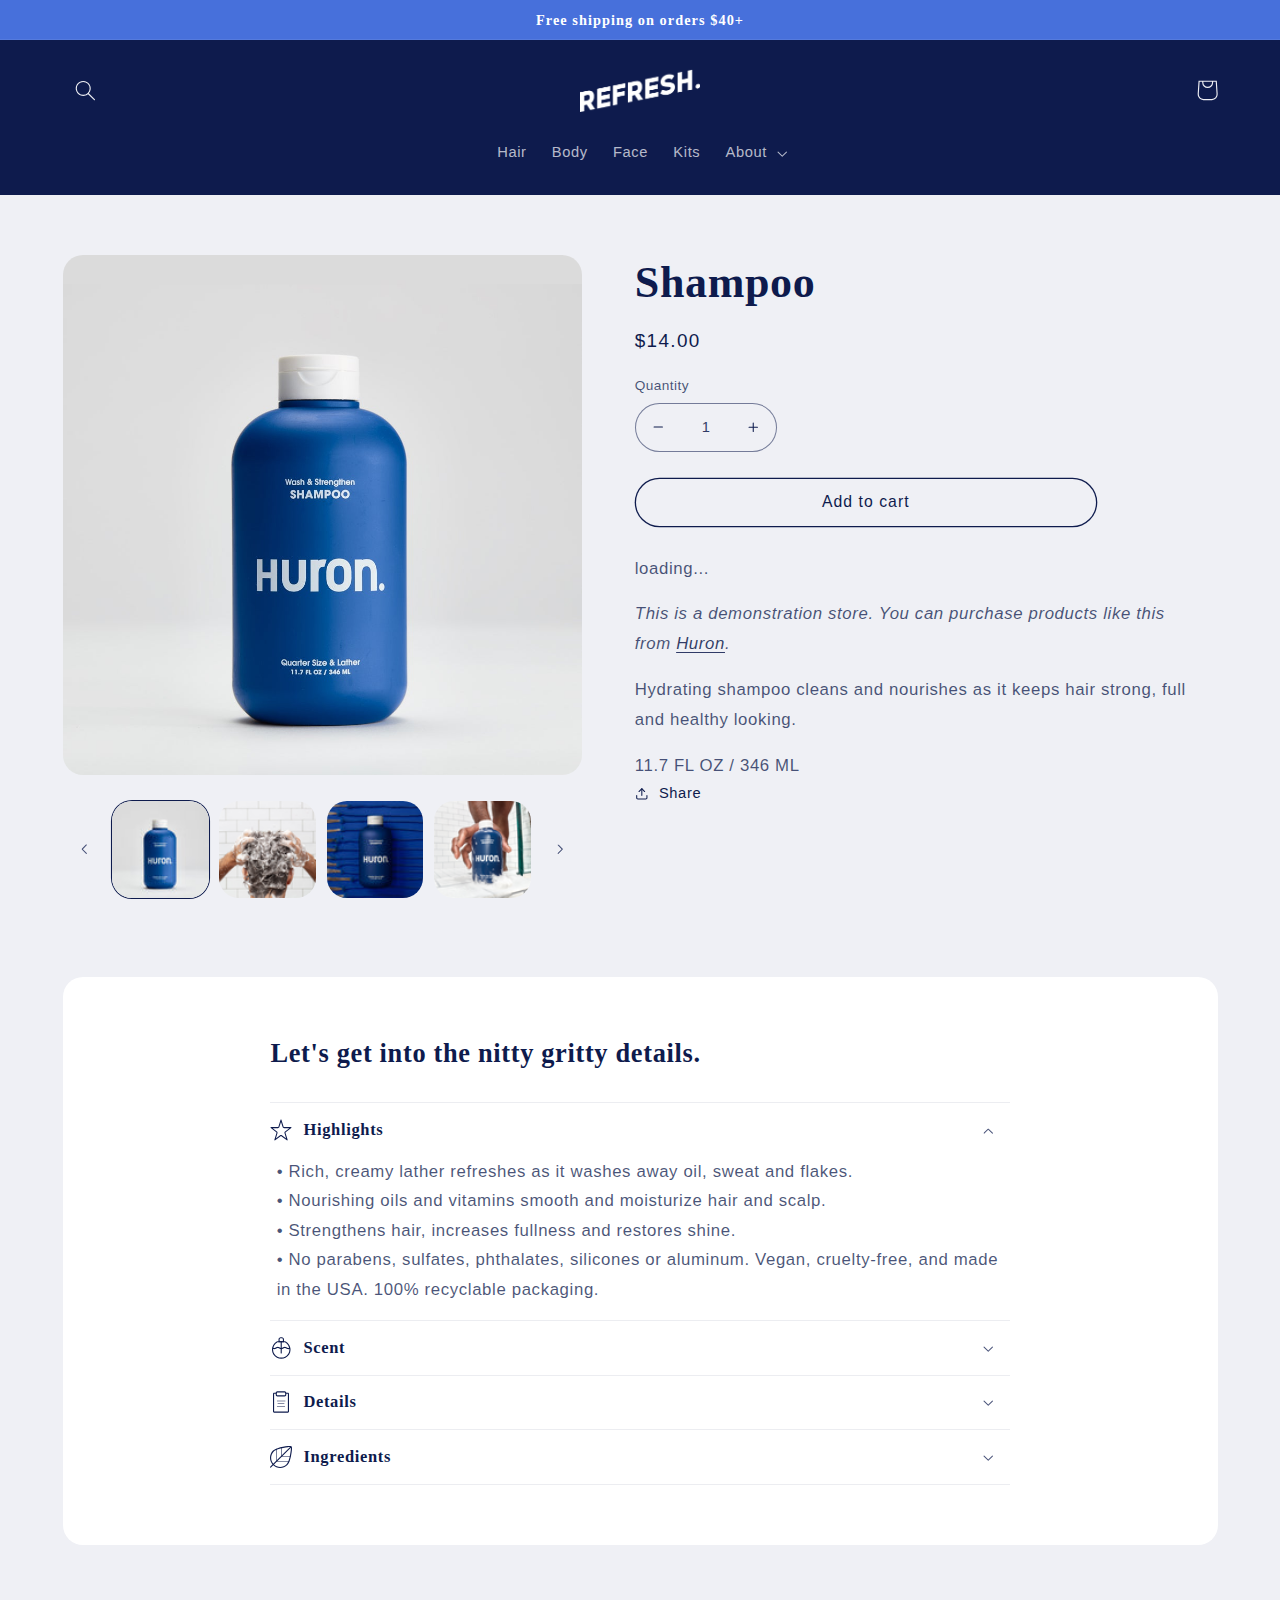
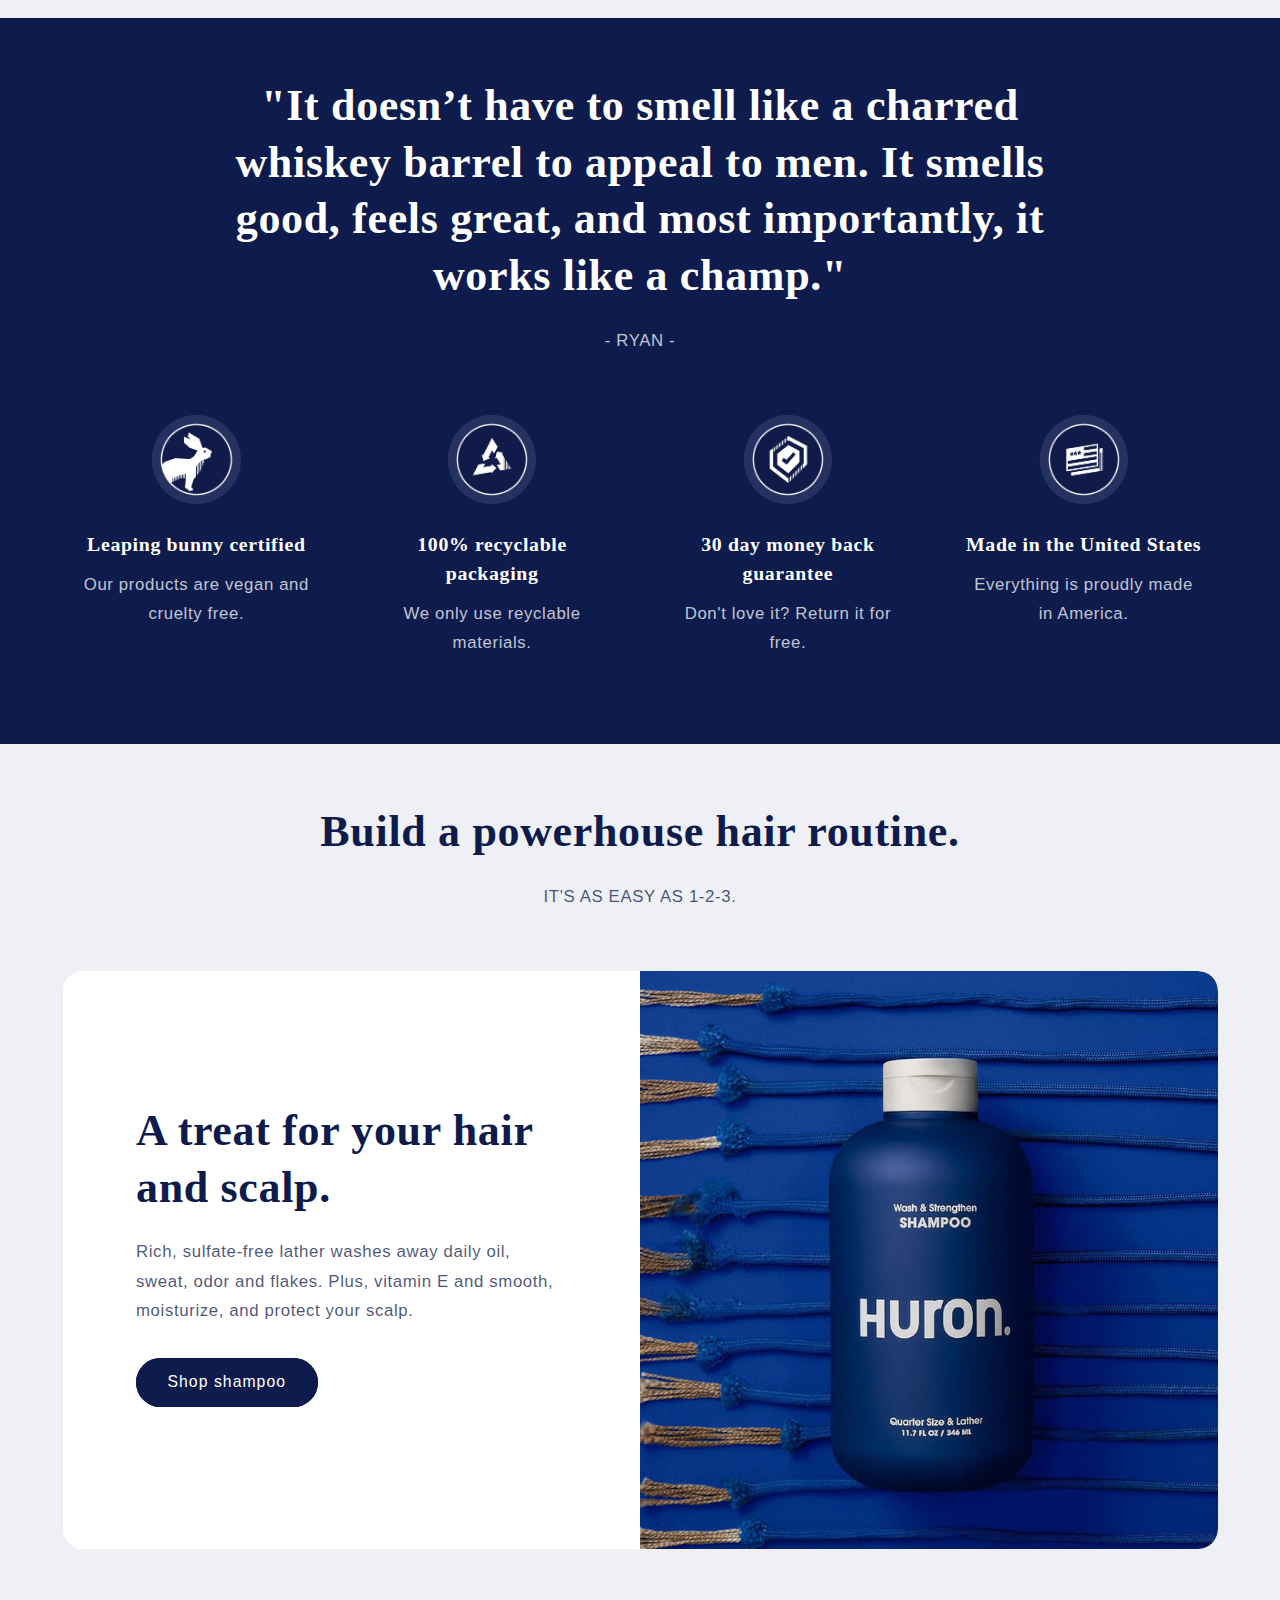
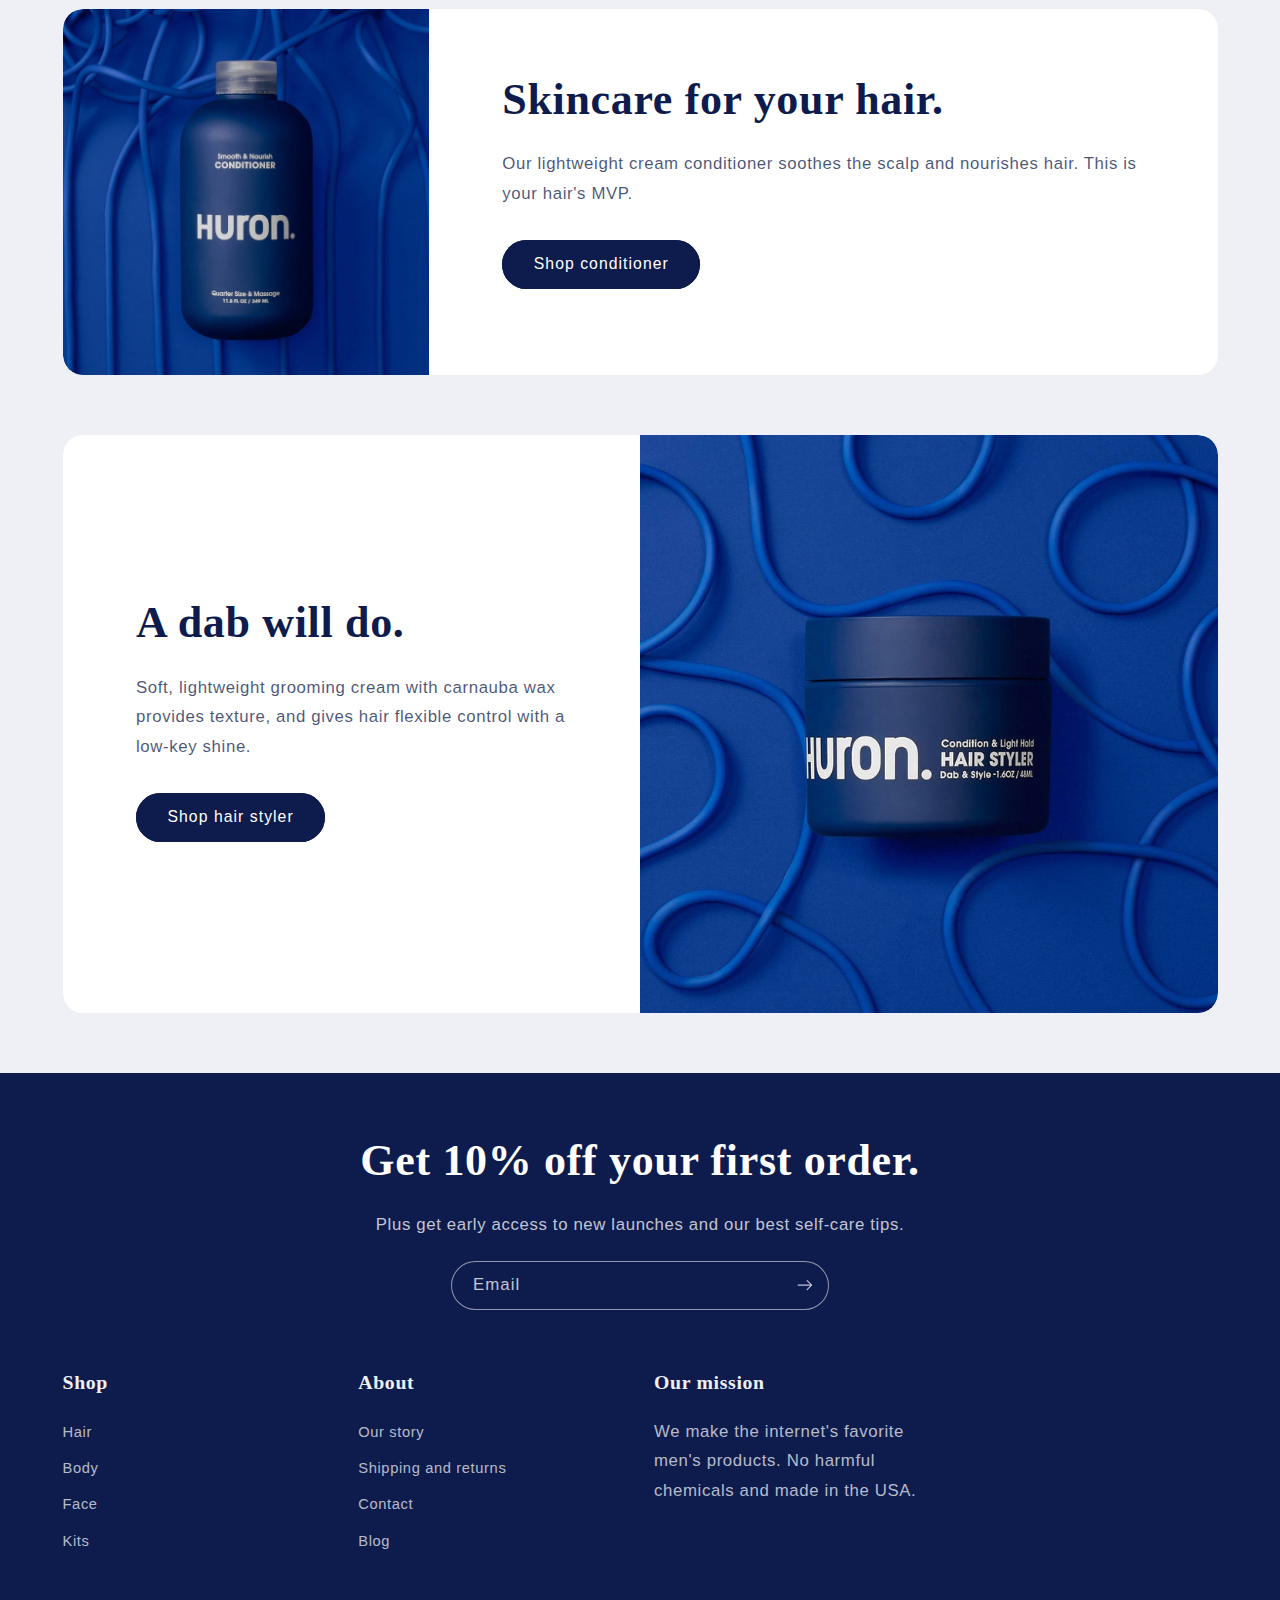
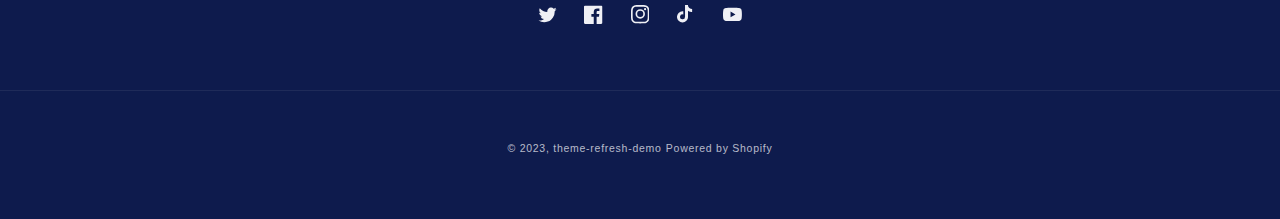
<file: shampoo.html>
<!DOCTYPE html>
<html class="js" lang="en">
  <head>
    <meta charset="utf-8" />
    <meta http-equiv="X-UA-Compatible" content="IE=edge" />
    <meta name="viewport" content="width=device-width,initial-scale=1" />
    <meta name="theme-color" content />
    <link
      rel="canonical"
      href="https://theme-refresh-demo.myshopify.com/products/shampoo-2"
    />
    <link rel="preconnect" href="https://cdn.shopify.com" crossorigin />
    <link rel="preconnect" href="https://fonts.shopifycdn.com" crossorigin />
    <title>
      Wash & Strengthen Daily Restore and Moisturize Shampoo for Men | Huron –
      theme-refresh-demo
    </title>

    <meta
      name="description"
      content="Sulfate free shampoo for men helps fight dandruff and restore fullness. Argan Oil and Vitamin E strengthen damaged hair. Shampoo for dandruff and thinning hair."
    />

    <meta property="og:site_name" content="theme-refresh-demo" />
    <meta
      property="og:url"
      content="https://theme-refresh-demo.myshopify.com/products/shampoo-2"
    />
    <meta
      property="og:title"
      content="Wash & Strengthen Daily Restore and Moisturize Shampoo for Men | Huron"
    />
    <meta property="og:type" content="product" />
    <meta
      property="og:description"
      content="Sulfate free shampoo for men helps fight dandruff and restore fullness. Argan Oil and Vitamin E strengthen damaged hair. Shampoo for dandruff and thinning hair."
    />
    <meta
      property="og:image"
      content="images/Huron_shampoo_d1388090-de1f-446a-bf12-6da4457820e6_3.jpg"
    />
    <meta
      property="og:image:secure_url"
      content="images/Huron_shampoo_d1388090-de1f-446a-bf12-6da4457820e6_3.jpg"
    />
    <meta property="og:image:width" content="994" />
    <meta property="og:image:height" content="994" />
    <meta property="og:price:amount" content="14.00" />
    <meta property="og:price:currency" content="USD" />
    <meta name="twitter:site" content="@shopify" />
    <meta name="twitter:card" content="summary_large_image" />
    <meta
      name="twitter:title"
      content="Wash & Strengthen Daily Restore and Moisturize Shampoo for Men | Huron"
    />
    <meta
      name="twitter:description"
      content="Sulfate free shampoo for men helps fight dandruff and restore fullness. Argan Oil and Vitamin E strengthen damaged hair. Shampoo for dandruff and thinning hair."
    />

    <meta
      id="shopify-digital-wallet"
      name="shopify-digital-wallet"
      content="/63948128508/digital_wallets/dialog"
    />
    <meta
      name="shopify-checkout-api-token"
      content="e61102500290c69ca5f711921b973443"
    />
    <meta
      id="in-context-paypal-metadata"
      data-shop-id="63948128508"
      data-venmo-supported="true"
      data-environment="production"
      data-locale="en_US"
      data-paypal-v4="true"
      data-currency="USD"
    />
    <link
      rel="alternate"
      type="application/json+oembed"
      href="https://theme-refresh-demo.myshopify.com/products/shampoo-2.oembed"
    />

    <script src="https://app.raveo.co/widget-scripts/horizontal-tiktok-feed.js" defer></script>

    <style id="shopify-dynamic-checkout">
      .shopify-payment-button__button--hidden {
        visibility: hidden;
      }

      .shopify-payment-button__button {
        border-radius: 4px;
        border: none;
        box-shadow: 0 0 0 0 transparent;
        color: white;
        cursor: pointer;
        display: block;
        font-size: 1em;
        font-weight: 500;
        line-height: 1;
        text-align: center;
        width: 100%;
        transition: background 0.2s ease-in-out;
      }

      .shopify-payment-button__button[disabled] {
        opacity: 0.6;
        cursor: default;
      }

      .shopify-payment-button__button--unbranded {
        background-color: #1990c6;
        padding: 1em 2em;
      }

      .shopify-payment-button__button--unbranded:hover:not([disabled]) {
        background-color: #136f99;
      }

      .shopify-payment-button__more-options {
        background: transparent;
        border: 0 none;
        cursor: pointer;
        display: block;
        font-size: 1em;
        margin-top: 1em;
        text-align: center;
        width: 100%;
      }

      .shopify-payment-button__more-options:hover:not([disabled]) {
        text-decoration: underline;
      }

      .shopify-payment-button__more-options[disabled] {
        opacity: 0.6;
        cursor: default;
      }

      .shopify-payment-button__button--branded {
        display: flex;
        flex-direction: column;
        min-height: 44px;
        position: relative;
        z-index: 1;
      }

      .shopify-payment-button__button--branded .shopify-cleanslate {
        flex: 1 !important;
        display: flex !important;
        flex-direction: column !important;
      }
    </style>
    <style id="shopify-dynamic-checkout-cart">
      @media screen and (min-width: 750px) {
        #dynamic-checkout-cart {
          min-height: 50px;
        }
      }

      @media screen and (max-width: 750px) {
        #dynamic-checkout-cart {
          min-height: 120px;
        }
      }
    </style>

    <style data-shopify>
      @font-face {
        font-family: Questrial;
        font-weight: 400;
        font-style: normal;
        font-display: swap;
        src: url("https://fonts.shopifycdn.com/questrial/questrial_n4.0ba6d2b6094954bab23732c75d3ecb4c47a5869c.woff2?h1=dGhlbWUtcmVmcmVzaC1kZW1vLmFjY291bnQubXlzaG9waWZ5LmNvbQ&hmac=18f65bc230f30d25d5805f1db65ccea6669663ad113c17aa7a0f674c99f535d7")
            format("woff2"),
          url("https://fonts.shopifycdn.com/questrial/questrial_n4.5abce10d8846bb9326c9741eaffed9667c847692.woff?h1=dGhlbWUtcmVmcmVzaC1kZW1vLmFjY291bnQubXlzaG9waWZ5LmNvbQ&hmac=697b2a64173d7e209089d7b6065c061bb69bd7054e847eb299dbdaa8f6cc5798")
            format("woff");
      }

      @font-face {
        font-family: Archivo;
        font-weight: 700;
        font-style: normal;
        font-display: swap;
        src: url("https://fonts.shopifycdn.com/archivo/archivo_n7.6f363ab30b12ea00d5e6243ed0e977a11393a3ad.woff2?h1=dGhlbWUtcmVmcmVzaC1kZW1vLmFjY291bnQubXlzaG9waWZ5LmNvbQ&hmac=4874a58501529b47ffe6375b61ae8fd7d3818267a576767449f083089778069a")
            format("woff2"),
          url("https://fonts.shopifycdn.com/archivo/archivo_n7.846b40a5735bbd149ad44b083a19c3e5d88d8fab.woff?h1=dGhlbWUtcmVmcmVzaC1kZW1vLmFjY291bnQubXlzaG9waWZ5LmNvbQ&hmac=ce4341b22f09ec33afc6d0693bbed32ef90921cc6fe5673251c3742ebad93012")
            format("woff");
      }

      :root {
        --font-body-family: Questrial, sans-serif;
        --font-body-style: normal;
        --font-body-weight: 400;
        --font-body-weight-bold: 700;

        --font-heading-family: Archivo, serif;
        --font-heading-style: normal;
        --font-heading-weight: 700;

        --font-body-scale: 1.05;
        --font-heading-scale: 1.0476190476190477;

        --color-base-text: 14, 27, 77;
        --color-shadow: 14, 27, 77;
        --color-base-background-1: 239, 240, 245;
        --color-base-background-2: 255, 255, 255;
        --color-base-solid-button-labels: 255, 255, 255;
        --color-base-outline-button-labels: 14, 27, 77;
        --color-base-accent-1: 71, 112, 219;
        --color-base-accent-2: 14, 27, 77;
        --payment-terms-background-color: #eff0f5;

        --gradient-base-background-1: #eff0f5;
        --gradient-base-background-2: #ffffff;
        --gradient-base-accent-1: #4770db;
        --gradient-base-accent-2: #0e1b4d;

        --media-padding: px;
        --media-border-opacity: 0.1;
        --media-border-width: 0px;
        --media-radius: 20px;
        --media-shadow-opacity: 0;
        --media-shadow-horizontal-offset: 0px;
        --media-shadow-vertical-offset: 4px;
        --media-shadow-blur-radius: 5px;
        --media-shadow-visible: 0;

        --page-width: 120rem;
        --page-width-margin: 0rem;

        --card-image-padding: 1.6rem;
        --card-corner-radius: 1.8rem;
        --card-text-alignment: left;
        --card-border-width: 0.1rem;
        --card-border-opacity: 1;
        --card-shadow-opacity: 0;
        --card-shadow-horizontal-offset: 0rem;
        --card-shadow-vertical-offset: 0.4rem;
        --card-shadow-blur-radius: 0.5rem;

        --badge-corner-radius: 0rem;

        --popup-border-width: 1px;
        --popup-border-opacity: 0.1;
        --popup-corner-radius: 18px;
        --popup-shadow-opacity: 0;
        --popup-shadow-horizontal-offset: 0px;
        --popup-shadow-vertical-offset: 4px;
        --popup-shadow-blur-radius: 5px;

        --drawer-border-width: 0px;
        --drawer-border-opacity: 0.1;
        --drawer-shadow-opacity: 0;
        --drawer-shadow-horizontal-offset: 0px;
        --drawer-shadow-vertical-offset: 4px;
        --drawer-shadow-blur-radius: 5px;

        --spacing-sections-desktop: 0px;
        --spacing-sections-mobile: 0px;

        --grid-desktop-vertical-spacing: 28px;
        --grid-desktop-horizontal-spacing: 28px;
        --grid-mobile-vertical-spacing: 14px;
        --grid-mobile-horizontal-spacing: 14px;

        --text-boxes-border-opacity: 0.1;
        --text-boxes-border-width: 0px;
        --text-boxes-radius: 20px;
        --text-boxes-shadow-opacity: 0;
        --text-boxes-shadow-horizontal-offset: 0px;
        --text-boxes-shadow-vertical-offset: 4px;
        --text-boxes-shadow-blur-radius: 5px;

        --buttons-radius: 40px;
        --buttons-radius-outset: 41px;
        --buttons-border-width: 1px;
        --buttons-border-opacity: 1;
        --buttons-shadow-opacity: 0;
        --buttons-shadow-horizontal-offset: 0px;
        --buttons-shadow-vertical-offset: 4px;
        --buttons-shadow-blur-radius: 5px;
        --buttons-border-offset: 0.3px;

        --inputs-radius: 26px;
        --inputs-border-width: 1px;
        --inputs-border-opacity: 0.55;
        --inputs-shadow-opacity: 0;
        --inputs-shadow-horizontal-offset: 0px;
        --inputs-margin-offset: 0px;
        --inputs-shadow-vertical-offset: 4px;
        --inputs-shadow-blur-radius: 5px;
        --inputs-radius-outset: 27px;

        --variant-pills-radius: 40px;
        --variant-pills-border-width: 1px;
        --variant-pills-border-opacity: 0.55;
        --variant-pills-shadow-opacity: 0;
        --variant-pills-shadow-horizontal-offset: 0px;
        --variant-pills-shadow-vertical-offset: 0px;
        --variant-pills-shadow-blur-radius: 5px;
      }

      *,
      *::before,
      *::after {
        box-sizing: inherit;
      }

      html {
        box-sizing: border-box;
        font-size: calc(var(--font-body-scale) * 62.5%);
        height: 100%;
      }

      body {
        display: grid;
        grid-template-rows: auto auto 1fr auto;
        grid-template-columns: 100%;
        min-height: 100%;
        margin: 0;
        font-size: 1.5rem;
        letter-spacing: 0.06rem;
        line-height: calc(1 + 0.8 / var(--font-body-scale));
        font-family: var(--font-body-family);
        font-style: var(--font-body-style);
        font-weight: var(--font-body-weight);
      }

      @media screen and (min-width: 750px) {
        body {
          font-size: 1.6rem;
        }
      }
    </style>

    <link href="css/base.css" rel="stylesheet" type="text/css" media="all" />
    <link
      rel="preload"
      as="font"
      href="https://fonts.shopifycdn.com/questrial/questrial_n4.0ba6d2b6094954bab23732c75d3ecb4c47a5869c.woff2?h1=dGhlbWUtcmVmcmVzaC1kZW1vLmFjY291bnQubXlzaG9waWZ5LmNvbQ&hmac=18f65bc230f30d25d5805f1db65ccea6669663ad113c17aa7a0f674c99f535d7"
      type="font/woff2"
      crossorigin
    />
    <link
      rel="preload"
      as="font"
      href="https://fonts.shopifycdn.com/archivo/archivo_n7.6f363ab30b12ea00d5e6243ed0e977a11393a3ad.woff2?h1=dGhlbWUtcmVmcmVzaC1kZW1vLmFjY291bnQubXlzaG9waWZ5LmNvbQ&hmac=4874a58501529b47ffe6375b61ae8fd7d3818267a576767449f083089778069a"
      type="font/woff2"
      crossorigin
    />
    <link
      rel="stylesheet"
      href="css/component-predictive-search.css"
      media="print"
      onload="this.media='all'"
    />
    <script>
      document.documentElement.className =
        document.documentElement.className.replace("no-js", "js");
      if (Shopify.designMode) {
        document.documentElement.classList.add("shopify-design-mode");
      }
    </script>
    <link href="https://monorail-edge.shopifysvc.com" rel="dns-prefetch" />

    <script id="evids-setup">
      (function () {
        let t, e;
        function n() {
          (t = {
            page_viewed: {},
            collection_viewed: {},
            product_viewed: {},
            product_variant_viewed: {},
            search_submitted: {},
            product_added_to_cart: {},
            checkout_started: {},
            checkout_completed: {},
            payment_info_submitted: {},
            session_started: {},
          }),
            (e = { wpm: {}, trekkie: {} });
        }
        function o(t) {
          return `${t || "sh"}-${(function () {
            const t = "xxxx-4xxx-xxxx-xxxxxxxxxxxx";
            let e = "";
            try {
              const n = window.crypto,
                o = new Uint16Array(31);
              n.getRandomValues(o);
              let r = 0;
              e = t
                .replace(/[x]/g, (t) => {
                  const e = o[r] % 16;
                  return r++, ("x" === t ? e : (3 & e) | 8).toString(16);
                })
                .toUpperCase();
            } catch (n) {
              e = t
                .replace(/[x]/g, (t) => {
                  const e = (16 * Math.random()) | 0;
                  return ("x" === t ? e : (3 & e) | 8).toString(16);
                })
                .toUpperCase();
            }
            return `${(function () {
              let t = 0,
                e = 0;
              t = new Date().getTime() >>> 0;
              try {
                e = performance.now() >>> 0;
              } catch (t) {
                e = 0;
              }
              const n = Math.abs(t + e)
                .toString(16)
                .toLowerCase();
              return "00000000".substr(0, 8 - n.length) + n;
            })()}-${e}`;
          })()}`;
        }
        function r(n, r) {
          if (
            !t[n] ||
            ("trekkie" !== (null == r ? void 0 : r.analyticsFramework) &&
              "wpm" !== (null == r ? void 0 : r.analyticsFramework))
          )
            return o("shu");
          const i = "string" == typeof (c = r.cacheKey) && c ? c : "default";
          var c;
          const a = (function (t, n, o) {
            const r = e[n];
            return (
              void 0 === r[t] && (r[t] = {}),
              void 0 === r[t][o] ? (r[t][o] = 0) : (r[t][o] += 1),
              r[t][o]
            );
          })(n, r.analyticsFramework, i);
          return (function (e, n, r) {
            const i = t[e];
            if (void 0 === i[r]) {
              const t = o();
              i[r] = [t];
            } else if (void 0 === i[r][n]) {
              const t = o();
              i[r].push(t);
            }
            return i[r][n];
          })(n, a, i);
        }
        function i() {
          (window.Shopify = window.Shopify || {}),
            n(),
            (window.Shopify.evids = (t, e) => r(t, e));
        }
        i();
      })();
    </script>
    <script>
      window.ShopifyAnalytics = window.ShopifyAnalytics || {};
      window.ShopifyAnalytics.meta = window.ShopifyAnalytics.meta || {};
      window.ShopifyAnalytics.meta.currency = "USD";
      var meta = {
        product: {
          id: 7671433986300,
          gid: "gid:\/\/shopify\/Product\/7671433986300",
          vendor: "Huron",
          type: "Combined",
          variants: [
            {
              id: 42961976983804,
              price: 1400,
              name: "Shampoo",
              public_title: null,
              sku: "HN-SHM-R-BX-1",
            },
          ],
        },
        page: {
          pageType: "product",
          resourceType: "product",
          resourceId: 7671433986300,
        },
      };
      for (var attr in meta) {
        window.ShopifyAnalytics.meta[attr] = meta[attr];
      }
    </script>
    <script>
      window.ShopifyAnalytics.merchantGoogleAnalytics = function () {};
    </script>
    <script class="analytics">
      (function () {
        var customDocumentWrite = function (content) {
          var jquery = null;

          if (window.jQuery) {
            jquery = window.jQuery;
          } else if (window.Checkout && window.Checkout.$) {
            jquery = window.Checkout.$;
          }

          if (jquery) {
            jquery("body").append(content);
          }
        };

        var hasLoggedConversion = function (token) {
          if (token) {
            return document.cookie.indexOf("loggedConversion=" + token) !== -1;
          }
          return false;
        };

        var setCookieIfConversion = function (token) {
          if (token) {
            var twoMonthsFromNow = new Date(Date.now());
            twoMonthsFromNow.setMonth(twoMonthsFromNow.getMonth() + 2);

            document.cookie =
              "loggedConversion=" + token + "; expires=" + twoMonthsFromNow;
          }
        };

        var trekkie =
          (window.ShopifyAnalytics.lib =
          window.trekkie =
            window.trekkie || []);
        if (trekkie.integrations) {
          return;
        }
        trekkie.methods = [
          "identify",
          "page",
          "ready",
          "track",
          "trackForm",
          "trackLink",
        ];
        trekkie.factory = function (method) {
          return function () {
            var args = Array.prototype.slice.call(arguments);
            args.unshift(method);
            trekkie.push(args);
            return trekkie;
          };
        };
        for (var i = 0; i < trekkie.methods.length; i++) {
          var key = trekkie.methods[i];
          trekkie[key] = trekkie.factory(key);
        }
        trekkie.load = function (config) {
          trekkie.config = config || {};
          trekkie.config.initialDocumentCookie = document.cookie;
          var first = document.getElementsByTagName("script")[0];
          var script = document.createElement("script");
          script.type = "text/javascript";
          script.onerror = function (e) {
            var scriptFallback = document.createElement("script");
            scriptFallback.type = "text/javascript";
            scriptFallback.onerror = function (error) {
              var Monorail = {
                produce: function produce(monorailDomain, schemaId, payload) {
                  var currentMs = new Date().getTime();
                  var event = {
                    schema_id: schemaId,
                    payload: payload,
                    metadata: {
                      event_created_at_ms: currentMs,
                      event_sent_at_ms: currentMs,
                    },
                  };
                  return Monorail.sendRequest(
                    "https://" + monorailDomain + "/v1/produce",
                    JSON.stringify(event)
                  );
                },
                sendRequest: function sendRequest(endpointUrl, payload) {
                  // Try the sendBeacon API
                  if (
                    window &&
                    window.navigator &&
                    typeof window.navigator.sendBeacon === "function" &&
                    typeof window.Blob === "function" &&
                    !Monorail.isIos12()
                  ) {
                    var blobData = new window.Blob([payload], {
                      type: "text/plain",
                    });

                    if (window.navigator.sendBeacon(endpointUrl, blobData)) {
                      return true;
                    } // sendBeacon was not successful
                  } // XHR beacon

                  var xhr = new XMLHttpRequest();

                  try {
                    xhr.open("POST", endpointUrl);
                    xhr.setRequestHeader("Content-Type", "text/plain");
                    xhr.send(payload);
                  } catch (e) {
                    console.log(e);
                  }

                  return false;
                },
                isIos12: function isIos12() {
                  return (
                    window.navigator.userAgent.lastIndexOf(
                      "iPhone; CPU iPhone OS 12_"
                    ) !== -1 ||
                    window.navigator.userAgent.lastIndexOf(
                      "iPad; CPU OS 12_"
                    ) !== -1
                  );
                },
              };
              Monorail.produce(
                "monorail-edge.shopifysvc.com",
                "trekkie_storefront_load_errors/1.1",
                {
                  shop_id: 63948128508,
                  theme_id: 132932272380,
                  app_name: "storefront",
                  context_url: window.location.href,
                  source_url:
                    "https://cdn.shopify.com/s/trekkie.storefront.0971b636a86a20ffd496149381a68cd43c35df09.min.js",
                }
              );
            };
            scriptFallback.async = true;
            scriptFallback.src =
              "https://cdn.shopify.com/s/trekkie.storefront.0971b636a86a20ffd496149381a68cd43c35df09.min.js";
            first.parentNode.insertBefore(scriptFallback, first);
          };
          script.async = true;
          script.src =
            "https://cdn.shopify.com/s/trekkie.storefront.0971b636a86a20ffd496149381a68cd43c35df09.min.js";
          first.parentNode.insertBefore(script, first);
        };
        trekkie.load({
          Trekkie: {
            appName: "storefront",
            development: false,
            defaultAttributes: {
              shopId: 63948128508,
              isMerchantRequest: null,
              themeId: 132932272380,
              themeCityHash: "2440505167250627869",
              contentLanguage: "en",
              currency: "USD",
            },
            isServerSideCookieWritingEnabled: true,
            monorailRegion: "shop_domain",
          },
          "Session Attribution": {},
          S2S: {
            facebookCapiEnabled: false,
            source: "trekkie-storefront-renderer",
          },
        });

        var loaded = false;
        trekkie.ready(function () {
          if (loaded) return;
          loaded = true;

          window.ShopifyAnalytics.lib = window.trekkie;

          var originalDocumentWrite = document.write;
          document.write = customDocumentWrite;
          try {
            window.ShopifyAnalytics.merchantGoogleAnalytics.call(this);
          } catch (error) {}
          document.write = originalDocumentWrite;

          window.ShopifyAnalytics.lib.page(null, {
            pageType: "product",
            resourceType: "product",
            resourceId: 7671433986300,
          });

          var match = window.location.pathname.match(
            /checkouts\/(.+)\/(thank_you|post_purchase)/
          );
          var token = match ? match[1] : undefined;
          if (!hasLoggedConversion(token)) {
            setCookieIfConversion(token);
            window.ShopifyAnalytics.lib.track("Viewed Product", {
              currency: "USD",
              variantId: 42961976983804,
              productId: 7671433986300,
              productGid: "gid:\/\/shopify\/Product\/7671433986300",
              name: "Shampoo",
              price: "14.00",
              sku: "HN-SHM-R-BX-1",
              brand: "Huron",
              variant: null,
              category: "Combined",
              nonInteraction: true,
            });
            window.ShopifyAnalytics.lib.track(
              "monorail:\/\/trekkie_storefront_viewed_product\/1.1",
              {
                currency: "USD",
                variantId: 42961976983804,
                productId: 7671433986300,
                productGid: "gid:\/\/shopify\/Product\/7671433986300",
                name: "Shampoo",
                price: "14.00",
                sku: "HN-SHM-R-BX-1",
                brand: "Huron",
                variant: null,
                category: "Combined",
                nonInteraction: true,
                referer:
                  "https:\/\/theme-refresh-demo.myshopify.com\/products\/shampoo-2",
              }
            );
          }
        });

        var eventsListenerScript = document.createElement("script");
        eventsListenerScript.async = true;
        eventsListenerScript.src =
          "//cdn.shopify.com/shopifycloud/shopify/assets/shop_events_listener-65cd0ba3fcd81a1df33f2510ec5bcf8c0e0958653b50e3965ec972dd638ee13f.js";
        document
          .getElementsByTagName("head")[0]
          .appendChild(eventsListenerScript);
      })();
    </script>
    <script class="boomerang">
      (function () {
        if (
          window.BOOMR &&
          (window.BOOMR.version || window.BOOMR.snippetExecuted)
        ) {
          return;
        }
        window.BOOMR = window.BOOMR || {};
        window.BOOMR.snippetStart = new Date().getTime();
        window.BOOMR.snippetExecuted = true;
        window.BOOMR.snippetVersion = 12;
        window.BOOMR.application = "storefront-renderer";
        window.BOOMR.themeName = "Dawn";
        window.BOOMR.themeVersion = "5.0.0";
        window.BOOMR.shopId = 63948128508;
        window.BOOMR.themeId = 132932272380;
        window.BOOMR.renderRegion = "gcp-europe-west1";
        window.BOOMR.url =
          "https://cdn.shopify.com/shopifycloud/boomerang/shopify-boomerang-1.0.0.min.js";
        var where =
          document.currentScript || document.getElementsByTagName("script")[0];
        var parentNode = where.parentNode;
        var promoted = false;
        var LOADER_TIMEOUT = 3000;
        function promote() {
          if (promoted) {
            return;
          }
          var script = document.createElement("script");
          script.id = "boomr-scr-as";
          script.src = window.BOOMR.url;
          script.async = true;
          parentNode.appendChild(script);
          promoted = true;
        }
        function iframeLoader(wasFallback) {
          promoted = true;
          var dom, bootstrap, iframe, iframeStyle;
          var doc = document;
          var win = window;
          window.BOOMR.snippetMethod = wasFallback ? "if" : "i";
          bootstrap = function (parent, scriptId) {
            var script = doc.createElement("script");
            script.id = scriptId || "boomr-if-as";
            script.src = window.BOOMR.url;
            BOOMR_lstart = new Date().getTime();
            parent = parent || doc.body;
            parent.appendChild(script);
          };
          if (
            !window.addEventListener &&
            window.attachEvent &&
            navigator.userAgent.match(/MSIE [67]./)
          ) {
            window.BOOMR.snippetMethod = "s";
            bootstrap(parentNode, "boomr-async");
            return;
          }
          iframe = document.createElement("IFRAME");
          iframe.src = "about:blank";
          iframe.title = "";
          iframe.role = "presentation";
          iframe.loading = "eager";
          iframeStyle = (iframe.frameElement || iframe).style;
          iframeStyle.width = 0;
          iframeStyle.height = 0;
          iframeStyle.border = 0;
          iframeStyle.display = "none";
          parentNode.appendChild(iframe);
          try {
            win = iframe.contentWindow;
            doc = win.document.open();
          } catch (e) {
            dom = document.domain;
            iframe.src =
              "javascript:var d=document.open();d.domain='" +
              dom +
              "';void(0);";
            win = iframe.contentWindow;
            doc = win.document.open();
          }
          if (dom) {
            doc._boomrl = function () {
              this.domain = dom;
              bootstrap();
            };
            doc.write("<body onload='document._boomrl();'>");
          } else {
            win._boomrl = function () {
              bootstrap();
            };
            if (win.addEventListener) {
              win.addEventListener("load", win._boomrl, false);
            } else if (win.attachEvent) {
              win.attachEvent("onload", win._boomrl);
            }
          }
          doc.close();
        }
        var link = document.createElement("link");
        if (
          link.relList &&
          typeof link.relList.supports === "function" &&
          link.relList.supports("preload") &&
          "as" in link
        ) {
          window.BOOMR.snippetMethod = "p";
          link.href = window.BOOMR.url;
          link.rel = "preload";
          link.as = "script";
          link.addEventListener("load", promote);
          link.addEventListener("error", function () {
            iframeLoader(true);
          });
          setTimeout(function () {
            if (!promoted) {
              iframeLoader(true);
            }
          }, LOADER_TIMEOUT);
          BOOMR_lstart = new Date().getTime();
          parentNode.appendChild(link);
        } else {
          iframeLoader(false);
        }
        function boomerangSaveLoadTime(e) {
          window.BOOMR_onload = (e && e.timeStamp) || new Date().getTime();
        }
        if (window.addEventListener) {
          window.addEventListener("load", boomerangSaveLoadTime, false);
        } else if (window.attachEvent) {
          window.attachEvent("onload", boomerangSaveLoadTime);
        }
        if (document.addEventListener) {
          document.addEventListener("onBoomerangLoaded", function (e) {
            e.detail.BOOMR.init({
              ResourceTiming: {
                enabled: true,
                trackedResourceTypes: ["script", "img", "css"],
              },
            });
            e.detail.BOOMR.t_end = new Date().getTime();
          });
        } else if (document.attachEvent) {
          document.attachEvent("onpropertychange", function (e) {
            if (!e) e = event;
            if (e.propertyName === "onBoomerangLoaded") {
              e.detail.BOOMR.init({
                ResourceTiming: {
                  enabled: true,
                  trackedResourceTypes: ["script", "img", "css"],
                },
              });
              e.detail.BOOMR.t_end = new Date().getTime();
            }
          });
        }
      })();
    </script>
    <link
      href="https://cdn.shopify.com/shopifycloud/boomerang/shopify-boomerang-1.0.0.min.js"
      rel="preload"
      as="script"
    />
  </head>
  <body class="gradient">
    <iframe
      src="about:blank"
      title
      role="presentation"
      loading="eager"
      style="width: 0px; height: 0px; border: 0px; display: none"
    ></iframe
    ><link
      rel="prefetch"
      fetchpriority="low"
      as="script"
      href="https://cdn.shopify.com/shopifycloud/checkout-web/assets/runtime.latest.en.8645d252f07ec25fdbc6.js"
    /><link
      rel="prefetch"
      fetchpriority="low"
      as="script"
      href="https://cdn.shopify.com/shopifycloud/checkout-web/assets/checkout-web-packages~Information~NoAddressLocation~Payment~PostPurchase~Review~Shipping~ShopPay~Sho~cf13f96e.latest.en.04837ae4ff5a8e949953.js"
    /><link
      rel="prefetch"
      fetchpriority="low"
      as="script"
      href="https://cdn.shopify.com/shopifycloud/checkout-web/assets/Information~Payment~ShopPay.latest.en.84ff9c0024faf7f72c14.js"
    /><link
      rel="prefetch"
      fetchpriority="low"
      as="script"
      href="https://cdn.shopify.com/shopifycloud/checkout-web/assets/Information.latest.en.900911b3d82c82309ebf.js"
    /><link
      rel="prefetch"
      fetchpriority="low"
      as="script"
      href="https://cdn.shopify.com/shopifycloud/checkout-web/assets/checkout-web-ui~app.latest.en.86cd9328cdcd6cd3a58f.js"
    /><link
      rel="prefetch"
      fetchpriority="low"
      as="script"
      href="https://cdn.shopify.com/shopifycloud/checkout-web/assets/vendors~app.latest.en.b4546f9bffad10b3673b.js"
    /><link
      rel="prefetch"
      fetchpriority="low"
      as="script"
      href="https://cdn.shopify.com/shopifycloud/checkout-web/assets/checkout-web-packages~app.latest.en.f5154093d2604596d084.js"
    /><link
      rel="prefetch"
      fetchpriority="low"
      as="script"
      href="https://cdn.shopify.com/shopifycloud/checkout-web/assets/app.latest.en.931851b1b02f1bcae42a.js"
    /><link
      rel="prefetch"
      fetchpriority="low"
      as="style"
      href="https://cdn.shopify.com/shopifycloud/checkout-web/assets/checkout-web-ui~app.latest.en.9f2a5e9ec696775e2217.css"
    /><link
      rel="prefetch"
      fetchpriority="low"
      as="style"
      href="https://cdn.shopify.com/shopifycloud/checkout-web/assets/vendors~app.latest.en.e788719f193b49c039a3.css"
    /><link
      rel="prefetch"
      fetchpriority="low"
      as="style"
      href="https://cdn.shopify.com/shopifycloud/checkout-web/assets/app.latest.en.6b4c79ead7042980b29d.css"
    /><link
      rel="prefetch"
      fetchpriority="low"
      as="style"
      href="https://cdn.shopify.com/shopifycloud/checkout-web/assets/Information~Payment~ShopPay.latest.en.da9f06164a980bf8e7ea.css"
    /><link
      rel="prefetch"
      fetchpriority="low"
      as="style"
      href="https://cdn.shopify.com/shopifycloud/checkout-web/assets/Information.latest.en.9a0274ab07be120c1902.css"
    />

    <a class="skip-to-content-link button visually-hidden" href="#MainContent">
      Skip to content
    </a>

    <div id="shopify-section-cart-drawer" class="shopify-section">
      <style>
        .drawer {
          visibility: hidden;
        }
      </style>

      <cart-drawer class="drawer is-empty">
        <div id="CartDrawer" class="cart-drawer">
          <div id="CartDrawer-Overlay" class="cart-drawer__overlay"></div>
          <div
            class="drawer__inner"
            role="dialog"
            aria-modal="true"
            aria-label="Your cart"
            tabindex="-1"
          >
            <div class="drawer__inner-empty">
              <div class="cart-drawer__warnings center">
                <div class="cart-drawer__empty-content">
                  <h2 class="cart__empty-text">Your cart is empty</h2>
                  <button
                    class="drawer__close"
                    type="button"
                    onclick="this.closest('cart-drawer').close()"
                    aria-label="Close"
                  >
                    <svg
                      xmlns="http://www.w3.org/2000/svg"
                      aria-hidden="true"
                      focusable="false"
                      role="presentation"
                      class="icon icon-close"
                      fill="none"
                      viewBox="0 0 18 17"
                    >
                      <path
                        d="M.865 15.978a.5.5 0 00.707.707l7.433-7.431 7.579 7.282a.501.501 0 00.846-.37.5.5 0 00-.153-.351L9.712 8.546l7.417-7.416a.5.5 0 10-.707-.708L8.991 7.853 1.413.573a.5.5 0 10-.693.72l7.563 7.268-7.418 7.417z"
                        fill="currentColor"
                      ></path>
                    </svg>
                  </button>
                  <a href="/collections/all" class="button">
                    Continue shopping
                  </a>
                </div>
              </div>
            </div>
            <div class="drawer__header">
              <h2 class="drawer__heading">Your cart</h2>
              <button
                class="drawer__close"
                type="button"
                onclick="this.closest('cart-drawer').close()"
                aria-label="Close"
              >
                <svg
                  xmlns="http://www.w3.org/2000/svg"
                  aria-hidden="true"
                  focusable="false"
                  role="presentation"
                  class="icon icon-close"
                  fill="none"
                  viewBox="0 0 18 17"
                >
                  <path
                    d="M.865 15.978a.5.5 0 00.707.707l7.433-7.431 7.579 7.282a.501.501 0 00.846-.37.5.5 0 00-.153-.351L9.712 8.546l7.417-7.416a.5.5 0 10-.707-.708L8.991 7.853 1.413.573a.5.5 0 10-.693.72l7.563 7.268-7.418 7.417z"
                    fill="currentColor"
                  ></path>
                </svg>
              </button>
            </div>
            <cart-drawer-items class="is-empty">
              <form
                action="/cart"
                id="CartDrawer-Form"
                class="cart__contents cart-drawer__form"
                method="post"
              >
                <div
                  id="CartDrawer-CartItems"
                  class="drawer__contents js-contents"
                >
                  <p
                    id="CartDrawer-LiveRegionText"
                    class="visually-hidden"
                    role="status"
                  ></p>
                  <p
                    id="CartDrawer-LineItemStatus"
                    class="visually-hidden"
                    aria-hidden="true"
                    role="status"
                  >
                    Loading...
                  </p>
                </div>
                <div id="CartDrawer-CartErrors" role="alert"></div>
              </form>
            </cart-drawer-items>
            <div class="drawer__footer">
              <!-- Start blocks-->
              <!-- Subtotals-->

              <div class="cart-drawer__footer">
                <div class="totals" role="status">
                  <h2 class="totals__subtotal">Subtotal</h2>
                  <p class="totals__subtotal-value">$0.00 USD</p>
                </div>

                <div></div>

                <small class="tax-note caption-large rte"
                  >Taxes and shipping calculated at checkout
                </small>
              </div>

              <!-- CTAs -->

              <div class="cart__ctas">
                <noscript>
                  <button
                    type="submit"
                    class="cart__update-button button button--secondary"
                    form="CartDrawer-Form"
                  >
                    Update
                  </button>
                </noscript>

                <button
                  type="submit"
                  id="CartDrawer-Checkout"
                  class="cart__checkout-button button"
                  name="checkout"
                  form="CartDrawer-Form"
                  disabled
                >
                  Check out
                </button>
              </div>
            </div>
          </div>
        </div>
      </cart-drawer>

      <script>
        document.addEventListener("DOMContentLoaded", function () {
          function isIE() {
            const ua = window.navigator.userAgent;
            const msie = ua.indexOf("MSIE ");
            const trident = ua.indexOf("Trident/");

            return msie > 0 || trident > 0;
          }

          if (!isIE()) return;
          const cartSubmitInput = document.createElement("input");
          cartSubmitInput.setAttribute("name", "checkout");
          cartSubmitInput.setAttribute("type", "hidden");
          document.querySelector("#cart").appendChild(cartSubmitInput);
          document
            .querySelector("#checkout")
            .addEventListener("click", function (event) {
              document.querySelector("#cart").submit();
            });
        });
      </script>
    </div>
    <div id="shopify-section-announcement-bar" class="shopify-section">
      <div
        class="announcement-bar color-accent-1 gradient"
        role="region"
        aria-label="Announcement"
      >
        <p class="announcement-bar__message h5">Free shipping on orders $40+</p>
      </div>
    </div>
    <div id="shopify-section-header" class="shopify-section section-header">
      <link
        rel="stylesheet"
        href="css/component-list-menu.css"
        media="print"
        onload="this.media='all'"
      />
      <link
        rel="stylesheet"
        href="css/component-search.css"
        media="print"
        onload="this.media='all'"
      />
      <link
        rel="stylesheet"
        href="css/component-menu-drawer.css"
        media="print"
        onload="this.media='all'"
      />
      <link
        rel="stylesheet"
        href="css/component-cart-notification.css"
        media="print"
        onload="this.media='all'"
      />
      <link
        rel="stylesheet"
        href="css/component-cart-items.css"
        media="print"
        onload="this.media='all'"
      /><link
        rel="stylesheet"
        href="css/component-price.css"
        media="print"
        onload="this.media='all'"
      />
      <link
        rel="stylesheet"
        href="css/component-loading-overlay.css"
        media="print"
        onload="this.media='all'"
      /><link
        href="css/component-cart-drawer.css"
        rel="stylesheet"
        type="text/css"
        media="all"
      />
      <link
        href="css/component-cart.css"
        rel="stylesheet"
        type="text/css"
        media="all"
      />
      <link
        href="css/component-totals.css"
        rel="stylesheet"
        type="text/css"
        media="all"
      />
      <link
        href="css/component-price.css"
        rel="stylesheet"
        type="text/css"
        media="all"
      />
      <link
        href="css/component-discounts.css"
        rel="stylesheet"
        type="text/css"
        media="all"
      />
      <link
        href="css/component-loading-overlay.css"
        rel="stylesheet"
        type="text/css"
        media="all"
      />
      <noscript
        ><link
          href="css/component-list-menu.css"
          rel="stylesheet"
          type="text/css"
          media="all"
      /></noscript>
      <noscript
        ><link
          href="css/component-search.css"
          rel="stylesheet"
          type="text/css"
          media="all"
      /></noscript>
      <noscript
        ><link
          href="css/component-menu-drawer.css"
          rel="stylesheet"
          type="text/css"
          media="all"
      /></noscript>
      <noscript
        ><link
          href="css/component-cart-notification.css"
          rel="stylesheet"
          type="text/css"
          media="all"
      /></noscript>
      <noscript
        ><link
          href="css/component-cart-items.css"
          rel="stylesheet"
          type="text/css"
          media="all"
      /></noscript>

      <style>
        header-drawer {
          justify-self: start;
          margin-left: -1.2rem;
        }

        .header__heading-logo {
          max-width: 120px;
        }

        @media screen and (min-width: 990px) {
          header-drawer {
            display: none;
          }
        }

        .menu-drawer-container {
          display: flex;
        }

        .list-menu {
          list-style: none;
          padding: 0;
          margin: 0;
        }

        .list-menu--inline {
          display: inline-flex;
          flex-wrap: wrap;
        }

        summary.list-menu__item {
          padding-right: 2.7rem;
        }

        .list-menu__item {
          display: flex;
          align-items: center;
          line-height: calc(1 + 0.3 / var(--font-body-scale));
        }

        .list-menu__item--link {
          text-decoration: none;
          padding-bottom: 1rem;
          padding-top: 1rem;
          line-height: calc(1 + 0.8 / var(--font-body-scale));
        }

        @media screen and (min-width: 750px) {
          .list-menu__item--link {
            padding-bottom: 0.5rem;
            padding-top: 0.5rem;
          }
        }</style
      ><style data-shopify>
        .header {
          padding-top: 10px;
          padding-bottom: 10px;
        }

        .section-header {
          margin-bottom: 0px;
        }

        @media screen and (min-width: 750px) {
          .section-header {
            margin-bottom: 0px;
          }
        }

        @media screen and (min-width: 990px) {
          .header {
            padding-top: 20px;
            padding-bottom: 20px;
          }
        }
      </style>

      <svg xmlns="http://www.w3.org/2000/svg" class="hidden">
        <symbol id="icon-search" viewBox="0 0 18 19" fill="none">
          <path
            fill-rule="evenodd"
            clip-rule="evenodd"
            d="M11.03 11.68A5.784 5.784 0 112.85 3.5a5.784 5.784 0 018.18 8.18zm.26 1.12a6.78 6.78 0 11.72-.7l5.4 5.4a.5.5 0 11-.71.7l-5.41-5.4z"
            fill="currentColor"
          />
        </symbol>

        <symbol
          id="icon-close"
          class="icon icon-close"
          fill="none"
          viewBox="0 0 18 17"
        >
          <path
            d="M.865 15.978a.5.5 0 00.707.707l7.433-7.431 7.579 7.282a.501.501 0 00.846-.37.5.5 0 00-.153-.351L9.712 8.546l7.417-7.416a.5.5 0 10-.707-.708L8.991 7.853 1.413.573a.5.5 0 10-.693.72l7.563 7.268-7.418 7.417z"
            fill="currentColor"
          ></path>
        </symbol>
      </svg>
      <sticky-header class="header-wrapper color-inverse gradient">
        <header class="header header--top-center page-width header--has-menu">
          <header-drawer data-breakpoint="tablet">
            <details
              id="Details-menu-drawer-container"
              class="menu-drawer-container"
            >
              <summary
                class="header__icon header__icon--menu header__icon--summary link focus-inset"
                aria-label="Menu"
              >
                <span>
                  <svg
                    xmlns="http://www.w3.org/2000/svg"
                    aria-hidden="true"
                    focusable="false"
                    role="presentation"
                    class="icon icon-hamburger"
                    fill="none"
                    viewBox="0 0 18 16"
                  >
                    <path
                      d="M1 .5a.5.5 0 100 1h15.71a.5.5 0 000-1H1zM.5 8a.5.5 0 01.5-.5h15.71a.5.5 0 010 1H1A.5.5 0 01.5 8zm0 7a.5.5 0 01.5-.5h15.71a.5.5 0 010 1H1a.5.5 0 01-.5-.5z"
                      fill="currentColor"
                    ></path>
                  </svg>

                  <svg
                    xmlns="http://www.w3.org/2000/svg"
                    aria-hidden="true"
                    focusable="false"
                    role="presentation"
                    class="icon icon-close"
                    fill="none"
                    viewBox="0 0 18 17"
                  >
                    <path
                      d="M.865 15.978a.5.5 0 00.707.707l7.433-7.431 7.579 7.282a.501.501 0 00.846-.37.5.5 0 00-.153-.351L9.712 8.546l7.417-7.416a.5.5 0 10-.707-.708L8.991 7.853 1.413.573a.5.5 0 10-.693.72l7.563 7.268-7.418 7.417z"
                      fill="currentColor"
                    ></path>
                  </svg>
                </span>
              </summary>
              <div
                id="menu-drawer"
                class="gradient menu-drawer motion-reduce"
                tabindex="-1"
              >
                <div class="menu-drawer__inner-container">
                  <div class="menu-drawer__navigation-container">
                    <nav class="menu-drawer__navigation">
                      <ul
                        class="menu-drawer__menu has-submenu list-menu"
                        role="list"
                      >
                        <li>
                          <a
                            href="/collections/hair"
                            class="menu-drawer__menu-item list-menu__item link link--text focus-inset"
                          >
                            Hair
                          </a>
                        </li>
                        <li>
                          <a
                            href="/collections/body"
                            class="menu-drawer__menu-item list-menu__item link link--text focus-inset"
                          >
                            Body
                          </a>
                        </li>
                        <li>
                          <a
                            href="/collections/face"
                            class="menu-drawer__menu-item list-menu__item link link--text focus-inset"
                          >
                            Face
                          </a>
                        </li>
                        <li>
                          <a
                            href="/collections/kits"
                            class="menu-drawer__menu-item list-menu__item link link--text focus-inset"
                          >
                            Kits
                          </a>
                        </li>
                        <li>
                          <details id="Details-menu-drawer-menu-item-5">
                            <summary
                              class="menu-drawer__menu-item list-menu__item link link--text focus-inset"
                            >
                              About
                              <svg
                                viewBox="0 0 14 10"
                                fill="none"
                                aria-hidden="true"
                                focusable="false"
                                role="presentation"
                                class="icon icon-arrow"
                                xmlns="http://www.w3.org/2000/svg"
                              >
                                <path
                                  fill-rule="evenodd"
                                  clip-rule="evenodd"
                                  d="M8.537.808a.5.5 0 01.817-.162l4 4a.5.5 0 010 .708l-4 4a.5.5 0 11-.708-.708L11.793 5.5H1a.5.5 0 010-1h10.793L8.646 1.354a.5.5 0 01-.109-.546z"
                                  fill="currentColor"
                                ></path>
                              </svg>

                              <svg
                                aria-hidden="true"
                                focusable="false"
                                role="presentation"
                                class="icon icon-caret"
                                viewBox="0 0 10 6"
                              >
                                <path
                                  fill-rule="evenodd"
                                  clip-rule="evenodd"
                                  d="M9.354.646a.5.5 0 00-.708 0L5 4.293 1.354.646a.5.5 0 00-.708.708l4 4a.5.5 0 00.708 0l4-4a.5.5 0 000-.708z"
                                  fill="currentColor"
                                ></path>
                              </svg>
                            </summary>
                            <div
                              id="link-About"
                              class="menu-drawer__submenu has-submenu gradient motion-reduce"
                              tabindex="-1"
                            >
                              <div class="menu-drawer__inner-submenu">
                                <button
                                  class="menu-drawer__close-button link link--text focus-inset"
                                  aria-expanded="true"
                                >
                                  <svg
                                    viewBox="0 0 14 10"
                                    fill="none"
                                    aria-hidden="true"
                                    focusable="false"
                                    role="presentation"
                                    class="icon icon-arrow"
                                    xmlns="http://www.w3.org/2000/svg"
                                  >
                                    <path
                                      fill-rule="evenodd"
                                      clip-rule="evenodd"
                                      d="M8.537.808a.5.5 0 01.817-.162l4 4a.5.5 0 010 .708l-4 4a.5.5 0 11-.708-.708L11.793 5.5H1a.5.5 0 010-1h10.793L8.646 1.354a.5.5 0 01-.109-.546z"
                                      fill="currentColor"
                                    ></path>
                                  </svg>

                                  About
                                </button>
                                <ul
                                  class="menu-drawer__menu list-menu"
                                  role="list"
                                  tabindex="-1"
                                >
                                  <li>
                                    <a
                                      href="/pages/our-story"
                                      class="menu-drawer__menu-item link link--text list-menu__item focus-inset"
                                    >
                                      Our story
                                    </a>
                                  </li>
                                  <li>
                                    <a
                                      href="/blogs/news"
                                      class="menu-drawer__menu-item link link--text list-menu__item focus-inset"
                                    >
                                      Blog
                                    </a>
                                  </li>
                                  <li>
                                    <a
                                      href="/pages/contact"
                                      class="menu-drawer__menu-item link link--text list-menu__item focus-inset"
                                    >
                                      Contact
                                    </a>
                                  </li>
                                </ul>
                              </div>
                            </div>
                          </details>
                        </li>
                      </ul>
                    </nav>
                    <div class="menu-drawer__utility-links">
                      <ul class="list list-social list-unstyled" role="list">
                        <li class="list-social__item">
                          <a
                            href="https://twitter.com/shopify"
                            class="list-social__link link"
                            ><svg
                              aria-hidden="true"
                              focusable="false"
                              role="presentation"
                              class="icon icon-twitter"
                              viewBox="0 0 18 15"
                            >
                              <path
                                fill="currentColor"
                                d="M17.64 2.6a7.33 7.33 0 01-1.75 1.82c0 .05 0 .13.02.23l.02.23a9.97 9.97 0 01-1.69 5.54c-.57.85-1.24 1.62-2.02 2.28a9.09 9.09 0 01-2.82 1.6 10.23 10.23 0 01-8.9-.98c.34.02.61.04.83.04 1.64 0 3.1-.5 4.38-1.5a3.6 3.6 0 01-3.3-2.45A2.91 2.91 0 004 9.35a3.47 3.47 0 01-2.02-1.21 3.37 3.37 0 01-.8-2.22v-.03c.46.24.98.37 1.58.4a3.45 3.45 0 01-1.54-2.9c0-.61.14-1.2.45-1.79a9.68 9.68 0 003.2 2.6 10 10 0 004.08 1.07 3 3 0 01-.13-.8c0-.97.34-1.8 1.03-2.48A3.45 3.45 0 0112.4.96a3.49 3.49 0 012.54 1.1c.8-.15 1.54-.44 2.23-.85a3.4 3.4 0 01-1.54 1.94c.74-.1 1.4-.28 2.01-.54z"
                              ></path>
                            </svg>
                            <span class="visually-hidden">Twitter</span>
                          </a>
                        </li>
                        <li class="list-social__item">
                          <a
                            href="https://www.facebook.com/shopify"
                            class="list-social__link link"
                            ><svg
                              aria-hidden="true"
                              focusable="false"
                              role="presentation"
                              class="icon icon-facebook"
                              viewBox="0 0 18 18"
                            >
                              <path
                                fill="currentColor"
                                d="M16.42.61c.27 0 .5.1.69.28.19.2.28.42.28.7v15.44c0 .27-.1.5-.28.69a.94.94 0 01-.7.28h-4.39v-6.7h2.25l.31-2.65h-2.56v-1.7c0-.4.1-.72.28-.93.18-.2.5-.32 1-.32h1.37V3.35c-.6-.06-1.27-.1-2.01-.1-1.01 0-1.83.3-2.45.9-.62.6-.93 1.44-.93 2.53v1.97H7.04v2.65h2.24V18H.98c-.28 0-.5-.1-.7-.28a.94.94 0 01-.28-.7V1.59c0-.27.1-.5.28-.69a.94.94 0 01.7-.28h15.44z"
                              ></path>
                            </svg>
                            <span class="visually-hidden">Facebook</span>
                          </a>
                        </li>
                        <li class="list-social__item">
                          <a
                            href="https://www.instagram.com/shopify"
                            class="list-social__link link"
                            ><svg
                              aria-hidden="true"
                              focusable="false"
                              role="presentation"
                              class="icon icon-instagram"
                              viewBox="0 0 18 18"
                            >
                              <path
                                fill="currentColor"
                                d="M8.77 1.58c2.34 0 2.62.01 3.54.05.86.04 1.32.18 1.63.3.41.17.7.35 1.01.66.3.3.5.6.65 1 .12.32.27.78.3 1.64.05.92.06 1.2.06 3.54s-.01 2.62-.05 3.54a4.79 4.79 0 01-.3 1.63c-.17.41-.35.7-.66 1.01-.3.3-.6.5-1.01.66-.31.12-.77.26-1.63.3-.92.04-1.2.05-3.54.05s-2.62 0-3.55-.05a4.79 4.79 0 01-1.62-.3c-.42-.16-.7-.35-1.01-.66-.31-.3-.5-.6-.66-1a4.87 4.87 0 01-.3-1.64c-.04-.92-.05-1.2-.05-3.54s0-2.62.05-3.54c.04-.86.18-1.32.3-1.63.16-.41.35-.7.66-1.01.3-.3.6-.5 1-.65.32-.12.78-.27 1.63-.3.93-.05 1.2-.06 3.55-.06zm0-1.58C6.39 0 6.09.01 5.15.05c-.93.04-1.57.2-2.13.4-.57.23-1.06.54-1.55 1.02C1 1.96.7 2.45.46 3.02c-.22.56-.37 1.2-.4 2.13C0 6.1 0 6.4 0 8.77s.01 2.68.05 3.61c.04.94.2 1.57.4 2.13.23.58.54 1.07 1.02 1.56.49.48.98.78 1.55 1.01.56.22 1.2.37 2.13.4.94.05 1.24.06 3.62.06 2.39 0 2.68-.01 3.62-.05.93-.04 1.57-.2 2.13-.41a4.27 4.27 0 001.55-1.01c.49-.49.79-.98 1.01-1.56.22-.55.37-1.19.41-2.13.04-.93.05-1.23.05-3.61 0-2.39 0-2.68-.05-3.62a6.47 6.47 0 00-.4-2.13 4.27 4.27 0 00-1.02-1.55A4.35 4.35 0 0014.52.46a6.43 6.43 0 00-2.13-.41A69 69 0 008.77 0z"
                              />
                              <path
                                fill="currentColor"
                                d="M8.8 4a4.5 4.5 0 100 9 4.5 4.5 0 000-9zm0 7.43a2.92 2.92 0 110-5.85 2.92 2.92 0 010 5.85zM13.43 5a1.05 1.05 0 100-2.1 1.05 1.05 0 000 2.1z"
                              ></path>
                            </svg>
                            <span class="visually-hidden">Instagram</span>
                          </a>
                        </li>
                        <li class="list-social__item">
                          <a
                            href="https://www.tiktok.com/@shopify"
                            class="list-social__link link"
                            ><svg
                              aria-hidden="true"
                              focusable="false"
                              role="presentation"
                              class="icon icon-tiktok"
                              width="16"
                              height="18"
                              fill="none"
                              xmlns="http://www.w3.org/2000/svg"
                            >
                              <path
                                d="M8.02 0H11s-.17 3.82 4.13 4.1v2.95s-2.3.14-4.13-1.26l.03 6.1a5.52 5.52 0 11-5.51-5.52h.77V9.4a2.5 2.5 0 101.76 2.4L8.02 0z"
                                fill="currentColor"
                              ></path>
                            </svg>
                            <span class="visually-hidden">TikTok</span>
                          </a>
                        </li>
                        <li class="list-social__item">
                          <a
                            href="https://www.youtube.com/shopify"
                            class="list-social__link link"
                            ><svg
                              aria-hidden="true"
                              focusable="false"
                              role="presentation"
                              class="icon icon-youtube"
                              viewBox="0 0 100 70"
                            >
                              <path
                                d="M98 11c2 7.7 2 24 2 24s0 16.3-2 24a12.5 12.5 0 01-9 9c-7.7 2-39 2-39 2s-31.3 0-39-2a12.5 12.5 0 01-9-9c-2-7.7-2-24-2-24s0-16.3 2-24c1.2-4.4 4.6-7.8 9-9 7.7-2 39-2 39-2s31.3 0 39 2c4.4 1.2 7.8 4.6 9 9zM40 50l26-15-26-15v30z"
                                fill="currentColor"
                              ></path>
                            </svg>
                            <span class="visually-hidden">YouTube</span>
                          </a>
                        </li>
                      </ul>
                    </div>
                  </div>
                </div>
              </div>
            </details> </header-drawer
          ><details-modal class="header__search">
            <details>
              <summary
                class="header__icon header__icon--search header__icon--summary link focus-inset modal__toggle"
                aria-haspopup="dialog"
                aria-label="Search"
              >
                <span>
                  <svg
                    class="modal__toggle-open icon icon-search"
                    aria-hidden="true"
                    focusable="false"
                    role="presentation"
                  >
                    <use href="#icon-search"></use>
                  </svg>
                  <svg
                    class="modal__toggle-close icon icon-close"
                    aria-hidden="true"
                    focusable="false"
                    role="presentation"
                  >
                    <use href="#icon-close"></use>
                  </svg>
                </span>
              </summary>
              <div
                class="search-modal modal__content gradient"
                role="dialog"
                aria-modal="true"
                aria-label="Search"
              >
                <div class="modal-overlay"></div>
                <div
                  class="search-modal__content search-modal__content-bottom"
                  tabindex="-1"
                >
                  <predictive-search
                    class="search-modal__form"
                    data-loading-text="Loading..."
                    ><form
                      action="/search"
                      method="get"
                      role="search"
                      class="search search-modal__form"
                    >
                      <div class="field">
                        <input
                          class="search__input field__input"
                          id="Search-In-Modal-1"
                          type="search"
                          name="q"
                          value
                          placeholder="Search"
                          role="combobox"
                          aria-expanded="false"
                          aria-owns="predictive-search-results-list"
                          aria-controls="predictive-search-results-list"
                          aria-haspopup="listbox"
                          aria-autocomplete="list"
                          autocorrect="off"
                          autocomplete="off"
                          autocapitalize="off"
                          spellcheck="false"
                        />
                        <label class="field__label" for="Search-In-Modal-1"
                          >Search</label
                        >
                        <input
                          type="hidden"
                          name="options[prefix]"
                          value="last"
                        />
                        <button
                          class="search__button field__button"
                          aria-label="Search"
                        >
                          <svg
                            class="icon icon-search"
                            aria-hidden="true"
                            focusable="false"
                            role="presentation"
                          >
                            <use href="#icon-search"></use>
                          </svg>
                        </button>
                      </div>
                      <div
                        class="predictive-search predictive-search--header"
                        tabindex="-1"
                        data-predictive-search
                      >
                        <div class="predictive-search__loading-state">
                          <svg
                            aria-hidden="true"
                            focusable="false"
                            role="presentation"
                            class="spinner"
                            viewBox="0 0 66 66"
                            xmlns="http://www.w3.org/2000/svg"
                          >
                            <circle
                              class="path"
                              fill="none"
                              stroke-width="6"
                              cx="33"
                              cy="33"
                              r="30"
                            />
                          </svg>
                        </div>
                      </div>

                      <span
                        class="predictive-search-status visually-hidden"
                        role="status"
                        aria-hidden="true"
                      ></span></form></predictive-search
                  ><button
                    type="button"
                    class="modal__close-button link link--text focus-inset"
                    aria-label="Close"
                  >
                    <svg
                      class="icon icon-close"
                      aria-hidden="true"
                      focusable="false"
                      role="presentation"
                    >
                      <use href="#icon-close"></use>
                    </svg>
                  </button>
                </div>
              </div>
            </details> </details-modal
          ><a href="/" class="header__heading-link link link--text focus-inset"
            ><img
              src="images/logo.png"
              alt="theme-refresh-demo"
              srcset="
                images/logo_1.png  50w,
                images/logo_6.png 100w,
                images/logo_3.png 150w,
                images/logo_8.png 200w,
                images/logo_7.png 250w,
                images/logo_4.png 300w,
                images/logo_2.png 400w,
                images/logo_5.png 500w
              "
              width="120"
              height="43.73376623376623"
              class="header__heading-logo"
            />
          </a>
          <nav class="header__inline-menu">
            <ul class="list-menu list-menu--inline" role="list">
              <li>
                <a
                  href="/collections/hair"
                  class="header__menu-item header__menu-item list-menu__item link link--text focus-inset"
                >
                  <span>Hair</span>
                </a>
              </li>
              <li>
                <a
                  href="/collections/body"
                  class="header__menu-item header__menu-item list-menu__item link link--text focus-inset"
                >
                  <span>Body</span>
                </a>
              </li>
              <li>
                <a
                  href="/collections/face"
                  class="header__menu-item header__menu-item list-menu__item link link--text focus-inset"
                >
                  <span>Face</span>
                </a>
              </li>
              <li>
                <a
                  href="/collections/kits"
                  class="header__menu-item header__menu-item list-menu__item link link--text focus-inset"
                >
                  <span>Kits</span>
                </a>
              </li>
              <li>
                <header-menu>
                  <details id="Details-HeaderMenu-5">
                    <summary
                      class="header__menu-item list-menu__item link focus-inset"
                    >
                      <span>About</span>
                      <svg
                        aria-hidden="true"
                        focusable="false"
                        role="presentation"
                        class="icon icon-caret"
                        viewBox="0 0 10 6"
                      >
                        <path
                          fill-rule="evenodd"
                          clip-rule="evenodd"
                          d="M9.354.646a.5.5 0 00-.708 0L5 4.293 1.354.646a.5.5 0 00-.708.708l4 4a.5.5 0 00.708 0l4-4a.5.5 0 000-.708z"
                          fill="currentColor"
                        ></path>
                      </svg>
                    </summary>
                    <ul
                      id="HeaderMenu-MenuList-5"
                      class="header__submenu list-menu list-menu--disclosure gradient caption-large motion-reduce global-settings-popup"
                      role="list"
                      tabindex="-1"
                    >
                      <li>
                        <a
                          href="/pages/our-story"
                          class="header__menu-item list-menu__item link link--text focus-inset caption-large"
                        >
                          Our story
                        </a>
                      </li>
                      <li>
                        <a
                          href="/blogs/news"
                          class="header__menu-item list-menu__item link link--text focus-inset caption-large"
                        >
                          Blog
                        </a>
                      </li>
                      <li>
                        <a
                          href="/pages/contact"
                          class="header__menu-item list-menu__item link link--text focus-inset caption-large"
                        >
                          Contact
                        </a>
                      </li>
                    </ul>
                  </details>
                </header-menu>
              </li>
            </ul>
          </nav>
          <div class="header__icons">
            <details-modal class="header__search">
              <details>
                <summary
                  class="header__icon header__icon--search header__icon--summary link focus-inset modal__toggle"
                  aria-haspopup="dialog"
                  aria-label="Search"
                >
                  <span>
                    <svg
                      class="modal__toggle-open icon icon-search"
                      aria-hidden="true"
                      focusable="false"
                      role="presentation"
                    >
                      <use href="#icon-search"></use>
                    </svg>
                    <svg
                      class="modal__toggle-close icon icon-close"
                      aria-hidden="true"
                      focusable="false"
                      role="presentation"
                    >
                      <use href="#icon-close"></use>
                    </svg>
                  </span>
                </summary>
                <div
                  class="search-modal modal__content gradient"
                  role="dialog"
                  aria-modal="true"
                  aria-label="Search"
                >
                  <div class="modal-overlay"></div>
                  <div
                    class="search-modal__content search-modal__content-bottom"
                    tabindex="-1"
                  >
                    <predictive-search
                      class="search-modal__form"
                      data-loading-text="Loading..."
                      ><form
                        action="/search"
                        method="get"
                        role="search"
                        class="search search-modal__form"
                      >
                        <div class="field">
                          <input
                            class="search__input field__input"
                            id="Search-In-Modal"
                            type="search"
                            name="q"
                            value
                            placeholder="Search"
                            role="combobox"
                            aria-expanded="false"
                            aria-owns="predictive-search-results-list"
                            aria-controls="predictive-search-results-list"
                            aria-haspopup="listbox"
                            aria-autocomplete="list"
                            autocorrect="off"
                            autocomplete="off"
                            autocapitalize="off"
                            spellcheck="false"
                          />
                          <label class="field__label" for="Search-In-Modal"
                            >Search</label
                          >
                          <input
                            type="hidden"
                            name="options[prefix]"
                            value="last"
                          />
                          <button
                            class="search__button field__button"
                            aria-label="Search"
                          >
                            <svg
                              class="icon icon-search"
                              aria-hidden="true"
                              focusable="false"
                              role="presentation"
                            >
                              <use href="#icon-search"></use>
                            </svg>
                          </button>
                        </div>
                        <div
                          class="predictive-search predictive-search--header"
                          tabindex="-1"
                          data-predictive-search
                        >
                          <div class="predictive-search__loading-state">
                            <svg
                              aria-hidden="true"
                              focusable="false"
                              role="presentation"
                              class="spinner"
                              viewBox="0 0 66 66"
                              xmlns="http://www.w3.org/2000/svg"
                            >
                              <circle
                                class="path"
                                fill="none"
                                stroke-width="6"
                                cx="33"
                                cy="33"
                                r="30"
                              />
                            </svg>
                          </div>
                        </div>

                        <span
                          class="predictive-search-status visually-hidden"
                          role="status"
                          aria-hidden="true"
                        ></span></form></predictive-search
                    ><button
                      type="button"
                      class="search-modal__close-button modal__close-button link link--text focus-inset"
                      aria-label="Close"
                    >
                      <svg
                        class="icon icon-close"
                        aria-hidden="true"
                        focusable="false"
                        role="presentation"
                      >
                        <use href="#icon-close"></use>
                      </svg>
                    </button>
                  </div>
                </div>
              </details> </details-modal
            ><a
              href="/cart"
              class="header__icon header__icon--cart link focus-inset"
              id="cart-icon-bubble"
              ><svg
                class="icon icon-cart-empty"
                aria-hidden="true"
                focusable="false"
                role="presentation"
                xmlns="http://www.w3.org/2000/svg"
                viewBox="0 0 40 40"
                fill="none"
              >
                <path
                  d="m15.75 11.8h-3.16l-.77 11.6a5 5 0 0 0 4.99 5.34h7.38a5 5 0 0 0 4.99-5.33l-.78-11.61zm0 1h-2.22l-.71 10.67a4 4 0 0 0 3.99 4.27h7.38a4 4 0 0 0 4-4.27l-.72-10.67h-2.22v.63a4.75 4.75 0 1 1 -9.5 0zm8.5 0h-7.5v.63a3.75 3.75 0 1 0 7.5 0z"
                  fill="currentColor"
                  fill-rule="evenodd"
                />
              </svg>
              <span class="visually-hidden">Cart</span></a
            >
          </div>
        </header>
      </sticky-header>

      <script type="application/ld+json">
        {
          "@context": "http://schema.org",
          "@type": "Organization",
          "name": "theme-refresh-demo",

          "logo": "https:\/\/cdn.shopify.com\/s\/files\/1\/0639\/4812\/8508\/files\/logo.png?v=1650474991\u0026width=2464",

          "sameAs": [
            "https:\/\/twitter.com\/shopify",
            "https:\/\/www.facebook.com\/shopify",
            "",
            "https:\/\/www.instagram.com\/shopify",
            "https:\/\/www.tiktok.com\/@shopify",
            "",
            "",
            "https:\/\/www.youtube.com\/shopify",
            ""
          ],
          "url": "https:\/\/theme-refresh-demo.myshopify.com"
        }
      </script>
    </div>
    <main
      id="MainContent"
      class="content-for-layout focus-none"
      role="main"
      tabindex="-1"
    >
      <section
        id="shopify-section-template--16044337758460__main"
        class="shopify-section section"
      >
        <section
          id="MainProduct-template--16044337758460__main"
          class="page-width section-template--16044337758460__main-padding"
          data-section="template--16044337758460__main"
        >
          <link
            href="css/section-main-product.css"
            rel="stylesheet"
            type="text/css"
            media="all"
          />
          <link
            href="css/component-accordion.css"
            rel="stylesheet"
            type="text/css"
            media="all"
          />
          <link
            href="css/component-price.css"
            rel="stylesheet"
            type="text/css"
            media="all"
          />
          <link
            href="css/component-rte.css"
            rel="stylesheet"
            type="text/css"
            media="all"
          />
          <link
            href="css/component-slider.css"
            rel="stylesheet"
            type="text/css"
            media="all"
          />
          <link
            href="css/component-rating.css"
            rel="stylesheet"
            type="text/css"
            media="all"
          />
          <link
            href="css/component-loading-overlay.css"
            rel="stylesheet"
            type="text/css"
            media="all"
          />
          <link
            href="css/component-deferred-media.css"
            rel="stylesheet"
            type="text/css"
            media="all"
          />
          <style data-shopify>
            .section-template--16044337758460__main-padding {
              padding-top: 45px;
              padding-bottom: 0px;
            }

            @media screen and (min-width: 750px) {
              .section-template--16044337758460__main-padding {
                padding-top: 60px;
                padding-bottom: 0px;
              }
            }
          </style>
          <div
            class="product product--small product--thumbnail_slider grid grid--1-col grid--2-col-tablet"
          >
            <div class="grid__item product__media-wrapper">
              <media-gallery
                id="MediaGallery-template--16044337758460__main"
                role="region"
                class="product__media-gallery"
                aria-label="Gallery Viewer"
                data-desktop-layout="thumbnail_slider"
              >
                <div
                  id="GalleryStatus-template--16044337758460__main"
                  class="visually-hidden"
                  role="status"
                ></div>
                <slider-component
                  id="GalleryViewer-template--16044337758460__main"
                  class="slider-mobile-gutter"
                >
                  <a
                    class="skip-to-content-link button visually-hidden quick-add-hidden"
                    href="#ProductInfo-template--16044337758460__main"
                  >
                    Skip to product information
                  </a>
                  <ul
                    id="Slider-Gallery-template--16044337758460__main"
                    class="product__media-list contains-media grid grid--peek list-unstyled slider slider--mobile"
                    role="list"
                  >
                    <li
                      id="Slide-template--16044337758460__main-29861699944700"
                      class="product__media-item grid__item slider__slide is-active"
                      data-media-id="template--16044337758460__main-29861699944700"
                    >
                      <noscript
                        ><div
                          class="product__media media gradient global-media-settings"
                          style="padding-top: 100%"
                        >
                          <img
                            srcset="
                              images/Huron_shampoo_d1388090-de1f-446a-bf12-6da4457820e6_4.jpg 493w,
                              images/Huron_shampoo_d1388090-de1f-446a-bf12-6da4457820e6_5.jpg 600w,
                              images/Huron_shampoo_d1388090-de1f-446a-bf12-6da4457820e6_6.jpg 713w,
                              images/Huron_shampoo_d1388090-de1f-446a-bf12-6da4457820e6_7.jpg 823w,
                              images/Huron_shampoo_d1388090-de1f-446a-bf12-6da4457820e6_8.jpg 990w,
                              images/Huron_shampoo_d1388090-de1f-446a-bf12-6da4457820e6_3.jpg 994w
                            "
                            src="images/Huron_shampoo_d1388090-de1f-446a-bf12-6da4457820e6_1.jpg"
                            sizes="(min-width: 1200px) 495px, (min-width: 990px) calc(45.0vw - 10rem), (min-width: 750px) calc((100vw - 11.5rem) / 2), calc(100vw - 4rem)"
                            width="973"
                            height="973"
                            alt="Dandruff shampoo for men"
                          /></div
                      ></noscript>

                      <modal-opener
                        class="product__modal-opener product__modal-opener--image no-js-hidden"
                        data-modal="#ProductModal-template--16044337758460__main"
                      >
                        <span
                          class="product__media-icon motion-reduce quick-add-hidden"
                          aria-hidden="true"
                          ><svg
                            aria-hidden="true"
                            focusable="false"
                            role="presentation"
                            class="icon icon-plus"
                            width="19"
                            height="19"
                            viewBox="0 0 19 19"
                            fill="none"
                            xmlns="http://www.w3.org/2000/svg"
                          >
                            <path
                              fill-rule="evenodd"
                              clip-rule="evenodd"
                              d="M4.66724 7.93978C4.66655 7.66364 4.88984 7.43922 5.16598 7.43853L10.6996 7.42464C10.9758 7.42395 11.2002 7.64724 11.2009 7.92339C11.2016 8.19953 10.9783 8.42395 10.7021 8.42464L5.16849 8.43852C4.89235 8.43922 4.66793 8.21592 4.66724 7.93978Z"
                              fill="currentColor"
                            />
                            <path
                              fill-rule="evenodd"
                              clip-rule="evenodd"
                              d="M7.92576 4.66463C8.2019 4.66394 8.42632 4.88723 8.42702 5.16337L8.4409 10.697C8.44159 10.9732 8.2183 11.1976 7.94215 11.1983C7.66601 11.199 7.44159 10.9757 7.4409 10.6995L7.42702 5.16588C7.42633 4.88974 7.64962 4.66532 7.92576 4.66463Z"
                              fill="currentColor"
                            />
                            <path
                              fill-rule="evenodd"
                              clip-rule="evenodd"
                              d="M12.8324 3.03011C10.1255 0.323296 5.73693 0.323296 3.03011 3.03011C0.323296 5.73693 0.323296 10.1256 3.03011 12.8324C5.73693 15.5392 10.1255 15.5392 12.8324 12.8324C15.5392 10.1256 15.5392 5.73693 12.8324 3.03011ZM2.32301 2.32301C5.42035 -0.774336 10.4421 -0.774336 13.5395 2.32301C16.6101 5.39361 16.6366 10.3556 13.619 13.4588L18.2473 18.0871C18.4426 18.2824 18.4426 18.599 18.2473 18.7943C18.0521 18.9895 17.7355 18.9895 17.5402 18.7943L12.8778 14.1318C9.76383 16.6223 5.20839 16.4249 2.32301 13.5395C-0.774335 10.4421 -0.774335 5.42035 2.32301 2.32301Z"
                              fill="currentColor"
                            />
                          </svg>
                        </span>

                        <div
                          class="product__media media media--transparent gradient global-media-settings"
                          style="padding-top: 100%"
                        >
                          <img
                            srcset="
                              images/Huron_shampoo_d1388090-de1f-446a-bf12-6da4457820e6_4.jpg 493w,
                              images/Huron_shampoo_d1388090-de1f-446a-bf12-6da4457820e6_5.jpg 600w,
                              images/Huron_shampoo_d1388090-de1f-446a-bf12-6da4457820e6_6.jpg 713w,
                              images/Huron_shampoo_d1388090-de1f-446a-bf12-6da4457820e6_7.jpg 823w,
                              images/Huron_shampoo_d1388090-de1f-446a-bf12-6da4457820e6_8.jpg 990w,
                              images/Huron_shampoo_d1388090-de1f-446a-bf12-6da4457820e6_3.jpg 994w
                            "
                            src="images/Huron_shampoo_d1388090-de1f-446a-bf12-6da4457820e6_1.jpg"
                            sizes="(min-width: 1200px) 495px, (min-width: 990px) calc(45.0vw - 10rem), (min-width: 750px) calc((100vw - 11.5rem) / 2), calc(100vw - 4rem)"
                            width="973"
                            height="973"
                            alt="Dandruff shampoo for men"
                          />
                        </div>
                        <button
                          class="product__media-toggle quick-add-hidden"
                          type="button"
                          aria-haspopup="dialog"
                          data-media-id="29861699944700"
                        >
                          <span class="visually-hidden">
                            Open media 1 in modal
                          </span>
                        </button>
                      </modal-opener>
                    </li>
                    <li
                      id="Slide-template--16044337758460__main-29861700010236"
                      class="product__media-item grid__item slider__slide"
                      data-media-id="template--16044337758460__main-29861700010236"
                    >
                      <noscript
                        ><div
                          class="product__media media gradient global-media-settings"
                          style="padding-top: 100%"
                        >
                          <img
                            srcset="
                              images/shampoo-4_3ec1ca4e-f884-4fa7-864d-5c691bb4f136_4.png  493w,
                              images/shampoo-4_3ec1ca4e-f884-4fa7-864d-5c691bb4f136_3.png  600w,
                              images/shampoo-4_3ec1ca4e-f884-4fa7-864d-5c691bb4f136_5.png  713w,
                              images/shampoo-4_3ec1ca4e-f884-4fa7-864d-5c691bb4f136_7.png  823w,
                              images/shampoo-4_3ec1ca4e-f884-4fa7-864d-5c691bb4f136_8.png  990w,
                              images/shampoo-4_3ec1ca4e-f884-4fa7-864d-5c691bb4f136_6.png 1000w
                            "
                            src="images/shampoo-4_3ec1ca4e-f884-4fa7-864d-5c691bb4f136_1.png"
                            sizes="(min-width: 1200px) 495px, (min-width: 990px) calc(45.0vw - 10rem), (min-width: 750px) calc((100vw - 11.5rem) / 2), calc(100vw - 4rem)"
                            loading="lazy"
                            width="973"
                            height="973"
                            alt
                          /></div
                      ></noscript>

                      <modal-opener
                        class="product__modal-opener product__modal-opener--image no-js-hidden"
                        data-modal="#ProductModal-template--16044337758460__main"
                      >
                        <span
                          class="product__media-icon motion-reduce quick-add-hidden"
                          aria-hidden="true"
                          ><svg
                            aria-hidden="true"
                            focusable="false"
                            role="presentation"
                            class="icon icon-plus"
                            width="19"
                            height="19"
                            viewBox="0 0 19 19"
                            fill="none"
                            xmlns="http://www.w3.org/2000/svg"
                          >
                            <path
                              fill-rule="evenodd"
                              clip-rule="evenodd"
                              d="M4.66724 7.93978C4.66655 7.66364 4.88984 7.43922 5.16598 7.43853L10.6996 7.42464C10.9758 7.42395 11.2002 7.64724 11.2009 7.92339C11.2016 8.19953 10.9783 8.42395 10.7021 8.42464L5.16849 8.43852C4.89235 8.43922 4.66793 8.21592 4.66724 7.93978Z"
                              fill="currentColor"
                            />
                            <path
                              fill-rule="evenodd"
                              clip-rule="evenodd"
                              d="M7.92576 4.66463C8.2019 4.66394 8.42632 4.88723 8.42702 5.16337L8.4409 10.697C8.44159 10.9732 8.2183 11.1976 7.94215 11.1983C7.66601 11.199 7.44159 10.9757 7.4409 10.6995L7.42702 5.16588C7.42633 4.88974 7.64962 4.66532 7.92576 4.66463Z"
                              fill="currentColor"
                            />
                            <path
                              fill-rule="evenodd"
                              clip-rule="evenodd"
                              d="M12.8324 3.03011C10.1255 0.323296 5.73693 0.323296 3.03011 3.03011C0.323296 5.73693 0.323296 10.1256 3.03011 12.8324C5.73693 15.5392 10.1255 15.5392 12.8324 12.8324C15.5392 10.1256 15.5392 5.73693 12.8324 3.03011ZM2.32301 2.32301C5.42035 -0.774336 10.4421 -0.774336 13.5395 2.32301C16.6101 5.39361 16.6366 10.3556 13.619 13.4588L18.2473 18.0871C18.4426 18.2824 18.4426 18.599 18.2473 18.7943C18.0521 18.9895 17.7355 18.9895 17.5402 18.7943L12.8778 14.1318C9.76383 16.6223 5.20839 16.4249 2.32301 13.5395C-0.774335 10.4421 -0.774335 5.42035 2.32301 2.32301Z"
                              fill="currentColor"
                            />
                          </svg>
                        </span>

                        <div
                          class="product__media media media--transparent gradient global-media-settings"
                          style="padding-top: 100%"
                        >
                          <img
                            srcset="
                              images/shampoo-4_3ec1ca4e-f884-4fa7-864d-5c691bb4f136_4.png  493w,
                              images/shampoo-4_3ec1ca4e-f884-4fa7-864d-5c691bb4f136_3.png  600w,
                              images/shampoo-4_3ec1ca4e-f884-4fa7-864d-5c691bb4f136_5.png  713w,
                              images/shampoo-4_3ec1ca4e-f884-4fa7-864d-5c691bb4f136_7.png  823w,
                              images/shampoo-4_3ec1ca4e-f884-4fa7-864d-5c691bb4f136_8.png  990w,
                              images/shampoo-4_3ec1ca4e-f884-4fa7-864d-5c691bb4f136_6.png 1000w
                            "
                            src="images/shampoo-4_3ec1ca4e-f884-4fa7-864d-5c691bb4f136_1.png"
                            sizes="(min-width: 1200px) 495px, (min-width: 990px) calc(45.0vw - 10rem), (min-width: 750px) calc((100vw - 11.5rem) / 2), calc(100vw - 4rem)"
                            loading="lazy"
                            width="973"
                            height="973"
                            alt
                          />
                        </div>
                        <button
                          class="product__media-toggle quick-add-hidden"
                          type="button"
                          aria-haspopup="dialog"
                          data-media-id="29861700010236"
                        >
                          <span class="visually-hidden">
                            Open media 2 in modal
                          </span>
                        </button>
                      </modal-opener>
                    </li>
                    <li
                      id="Slide-template--16044337758460__main-29861700043004"
                      class="product__media-item grid__item slider__slide"
                      data-media-id="template--16044337758460__main-29861700043004"
                    >
                      <noscript
                        ><div
                          class="product__media media gradient global-media-settings"
                          style="padding-top: 100%"
                        >
                          <img
                            srcset="
                              images/huron_pdp_shampoo_2_589af4df-9802-46db-a61f-2eeaef8e9919_4.jpg  493w,
                              images/huron_pdp_shampoo_2_589af4df-9802-46db-a61f-2eeaef8e9919_3.jpg  600w,
                              images/huron_pdp_shampoo_2_589af4df-9802-46db-a61f-2eeaef8e9919_5.jpg  713w,
                              images/huron_pdp_shampoo_2_589af4df-9802-46db-a61f-2eeaef8e9919_7.jpg  823w,
                              images/huron_pdp_shampoo_2_589af4df-9802-46db-a61f-2eeaef8e9919_6.jpg  990w,
                              images/huron_pdp_shampoo_2_589af4df-9802-46db-a61f-2eeaef8e9919_8.jpg 1000w
                            "
                            src="images/huron_pdp_shampoo_2_589af4df-9802-46db-a61f-2eeaef8e9919_1.jpg"
                            sizes="(min-width: 1200px) 495px, (min-width: 990px) calc(45.0vw - 10rem), (min-width: 750px) calc((100vw - 11.5rem) / 2), calc(100vw - 4rem)"
                            loading="lazy"
                            width="973"
                            height="973"
                            alt
                          /></div
                      ></noscript>

                      <modal-opener
                        class="product__modal-opener product__modal-opener--image no-js-hidden"
                        data-modal="#ProductModal-template--16044337758460__main"
                      >
                        <span
                          class="product__media-icon motion-reduce quick-add-hidden"
                          aria-hidden="true"
                          ><svg
                            aria-hidden="true"
                            focusable="false"
                            role="presentation"
                            class="icon icon-plus"
                            width="19"
                            height="19"
                            viewBox="0 0 19 19"
                            fill="none"
                            xmlns="http://www.w3.org/2000/svg"
                          >
                            <path
                              fill-rule="evenodd"
                              clip-rule="evenodd"
                              d="M4.66724 7.93978C4.66655 7.66364 4.88984 7.43922 5.16598 7.43853L10.6996 7.42464C10.9758 7.42395 11.2002 7.64724 11.2009 7.92339C11.2016 8.19953 10.9783 8.42395 10.7021 8.42464L5.16849 8.43852C4.89235 8.43922 4.66793 8.21592 4.66724 7.93978Z"
                              fill="currentColor"
                            />
                            <path
                              fill-rule="evenodd"
                              clip-rule="evenodd"
                              d="M7.92576 4.66463C8.2019 4.66394 8.42632 4.88723 8.42702 5.16337L8.4409 10.697C8.44159 10.9732 8.2183 11.1976 7.94215 11.1983C7.66601 11.199 7.44159 10.9757 7.4409 10.6995L7.42702 5.16588C7.42633 4.88974 7.64962 4.66532 7.92576 4.66463Z"
                              fill="currentColor"
                            />
                            <path
                              fill-rule="evenodd"
                              clip-rule="evenodd"
                              d="M12.8324 3.03011C10.1255 0.323296 5.73693 0.323296 3.03011 3.03011C0.323296 5.73693 0.323296 10.1256 3.03011 12.8324C5.73693 15.5392 10.1255 15.5392 12.8324 12.8324C15.5392 10.1256 15.5392 5.73693 12.8324 3.03011ZM2.32301 2.32301C5.42035 -0.774336 10.4421 -0.774336 13.5395 2.32301C16.6101 5.39361 16.6366 10.3556 13.619 13.4588L18.2473 18.0871C18.4426 18.2824 18.4426 18.599 18.2473 18.7943C18.0521 18.9895 17.7355 18.9895 17.5402 18.7943L12.8778 14.1318C9.76383 16.6223 5.20839 16.4249 2.32301 13.5395C-0.774335 10.4421 -0.774335 5.42035 2.32301 2.32301Z"
                              fill="currentColor"
                            />
                          </svg>
                        </span>

                        <div
                          class="product__media media media--transparent gradient global-media-settings"
                          style="padding-top: 100%"
                        >
                          <img
                            srcset="
                              images/huron_pdp_shampoo_2_589af4df-9802-46db-a61f-2eeaef8e9919_4.jpg  493w,
                              images/huron_pdp_shampoo_2_589af4df-9802-46db-a61f-2eeaef8e9919_3.jpg  600w,
                              images/huron_pdp_shampoo_2_589af4df-9802-46db-a61f-2eeaef8e9919_5.jpg  713w,
                              images/huron_pdp_shampoo_2_589af4df-9802-46db-a61f-2eeaef8e9919_7.jpg  823w,
                              images/huron_pdp_shampoo_2_589af4df-9802-46db-a61f-2eeaef8e9919_6.jpg  990w,
                              images/huron_pdp_shampoo_2_589af4df-9802-46db-a61f-2eeaef8e9919_8.jpg 1000w
                            "
                            src="images/huron_pdp_shampoo_2_589af4df-9802-46db-a61f-2eeaef8e9919_1.jpg"
                            sizes="(min-width: 1200px) 495px, (min-width: 990px) calc(45.0vw - 10rem), (min-width: 750px) calc((100vw - 11.5rem) / 2), calc(100vw - 4rem)"
                            loading="lazy"
                            width="973"
                            height="973"
                            alt
                          />
                        </div>
                        <button
                          class="product__media-toggle quick-add-hidden"
                          type="button"
                          aria-haspopup="dialog"
                          data-media-id="29861700043004"
                        >
                          <span class="visually-hidden">
                            Open media 3 in modal
                          </span>
                        </button>
                      </modal-opener>
                    </li>
                    <li
                      id="Slide-template--16044337758460__main-29861700075772"
                      class="product__media-item grid__item slider__slide"
                      data-media-id="template--16044337758460__main-29861700075772"
                    >
                      <noscript
                        ><div
                          class="product__media media gradient global-media-settings"
                          style="padding-top: 100%"
                        >
                          <img
                            srcset="
                              images/shampoo-1_06fb849b-f96e-4ca4-b35f-0f077eec94f6_5.png  493w,
                              images/shampoo-1_06fb849b-f96e-4ca4-b35f-0f077eec94f6_3.png  600w,
                              images/shampoo-1_06fb849b-f96e-4ca4-b35f-0f077eec94f6_4.png  713w,
                              images/shampoo-1_06fb849b-f96e-4ca4-b35f-0f077eec94f6_6.png  823w,
                              images/shampoo-1_06fb849b-f96e-4ca4-b35f-0f077eec94f6_7.png  990w,
                              images/shampoo-1_06fb849b-f96e-4ca4-b35f-0f077eec94f6_8.png 1000w
                            "
                            src="images/shampoo-1_06fb849b-f96e-4ca4-b35f-0f077eec94f6_1.png"
                            sizes="(min-width: 1200px) 495px, (min-width: 990px) calc(45.0vw - 10rem), (min-width: 750px) calc((100vw - 11.5rem) / 2), calc(100vw - 4rem)"
                            loading="lazy"
                            width="973"
                            height="973"
                            alt
                          /></div
                      ></noscript>

                      <modal-opener
                        class="product__modal-opener product__modal-opener--image no-js-hidden"
                        data-modal="#ProductModal-template--16044337758460__main"
                      >
                        <span
                          class="product__media-icon motion-reduce quick-add-hidden"
                          aria-hidden="true"
                          ><svg
                            aria-hidden="true"
                            focusable="false"
                            role="presentation"
                            class="icon icon-plus"
                            width="19"
                            height="19"
                            viewBox="0 0 19 19"
                            fill="none"
                            xmlns="http://www.w3.org/2000/svg"
                          >
                            <path
                              fill-rule="evenodd"
                              clip-rule="evenodd"
                              d="M4.66724 7.93978C4.66655 7.66364 4.88984 7.43922 5.16598 7.43853L10.6996 7.42464C10.9758 7.42395 11.2002 7.64724 11.2009 7.92339C11.2016 8.19953 10.9783 8.42395 10.7021 8.42464L5.16849 8.43852C4.89235 8.43922 4.66793 8.21592 4.66724 7.93978Z"
                              fill="currentColor"
                            />
                            <path
                              fill-rule="evenodd"
                              clip-rule="evenodd"
                              d="M7.92576 4.66463C8.2019 4.66394 8.42632 4.88723 8.42702 5.16337L8.4409 10.697C8.44159 10.9732 8.2183 11.1976 7.94215 11.1983C7.66601 11.199 7.44159 10.9757 7.4409 10.6995L7.42702 5.16588C7.42633 4.88974 7.64962 4.66532 7.92576 4.66463Z"
                              fill="currentColor"
                            />
                            <path
                              fill-rule="evenodd"
                              clip-rule="evenodd"
                              d="M12.8324 3.03011C10.1255 0.323296 5.73693 0.323296 3.03011 3.03011C0.323296 5.73693 0.323296 10.1256 3.03011 12.8324C5.73693 15.5392 10.1255 15.5392 12.8324 12.8324C15.5392 10.1256 15.5392 5.73693 12.8324 3.03011ZM2.32301 2.32301C5.42035 -0.774336 10.4421 -0.774336 13.5395 2.32301C16.6101 5.39361 16.6366 10.3556 13.619 13.4588L18.2473 18.0871C18.4426 18.2824 18.4426 18.599 18.2473 18.7943C18.0521 18.9895 17.7355 18.9895 17.5402 18.7943L12.8778 14.1318C9.76383 16.6223 5.20839 16.4249 2.32301 13.5395C-0.774335 10.4421 -0.774335 5.42035 2.32301 2.32301Z"
                              fill="currentColor"
                            />
                          </svg>
                        </span>

                        <div
                          class="product__media media media--transparent gradient global-media-settings"
                          style="padding-top: 100%"
                        >
                          <img
                            srcset="
                              images/shampoo-1_06fb849b-f96e-4ca4-b35f-0f077eec94f6_5.png  493w,
                              images/shampoo-1_06fb849b-f96e-4ca4-b35f-0f077eec94f6_3.png  600w,
                              images/shampoo-1_06fb849b-f96e-4ca4-b35f-0f077eec94f6_4.png  713w,
                              images/shampoo-1_06fb849b-f96e-4ca4-b35f-0f077eec94f6_6.png  823w,
                              images/shampoo-1_06fb849b-f96e-4ca4-b35f-0f077eec94f6_7.png  990w,
                              images/shampoo-1_06fb849b-f96e-4ca4-b35f-0f077eec94f6_8.png 1000w
                            "
                            src="images/shampoo-1_06fb849b-f96e-4ca4-b35f-0f077eec94f6_1.png"
                            sizes="(min-width: 1200px) 495px, (min-width: 990px) calc(45.0vw - 10rem), (min-width: 750px) calc((100vw - 11.5rem) / 2), calc(100vw - 4rem)"
                            loading="lazy"
                            width="973"
                            height="973"
                            alt
                          />
                        </div>
                        <button
                          class="product__media-toggle quick-add-hidden"
                          type="button"
                          aria-haspopup="dialog"
                          data-media-id="29861700075772"
                        >
                          <span class="visually-hidden">
                            Open media 4 in modal
                          </span>
                        </button>
                      </modal-opener>
                    </li>
                    <li
                      id="Slide-template--16044337758460__main-29861699977468"
                      class="product__media-item grid__item slider__slide"
                      data-media-id="template--16044337758460__main-29861699977468"
                    >
                      <noscript
                        ><div
                          class="product__media media gradient global-media-settings"
                          style="padding-top: 100%"
                        >
                          <img
                            srcset="
                              images/Huron_shampoo_hover_ab8bcfef-dbf8-4e98-ab15-221f558dab5c_3.jpg 493w,
                              images/Huron_shampoo_hover_ab8bcfef-dbf8-4e98-ab15-221f558dab5c_4.jpg 600w,
                              images/Huron_shampoo_hover_ab8bcfef-dbf8-4e98-ab15-221f558dab5c_5.jpg 713w,
                              images/Huron_shampoo_hover_ab8bcfef-dbf8-4e98-ab15-221f558dab5c_6.jpg 800w
                            "
                            src="images/Huron_shampoo_hover_ab8bcfef-dbf8-4e98-ab15-221f558dab5c_1.jpg"
                            sizes="(min-width: 1200px) 495px, (min-width: 990px) calc(45.0vw - 10rem), (min-width: 750px) calc((100vw - 11.5rem) / 2), calc(100vw - 4rem)"
                            loading="lazy"
                            width="973"
                            height="973"
                            alt="Shampoo for men in shower"
                          /></div
                      ></noscript>

                      <modal-opener
                        class="product__modal-opener product__modal-opener--image no-js-hidden"
                        data-modal="#ProductModal-template--16044337758460__main"
                      >
                        <span
                          class="product__media-icon motion-reduce quick-add-hidden"
                          aria-hidden="true"
                          ><svg
                            aria-hidden="true"
                            focusable="false"
                            role="presentation"
                            class="icon icon-plus"
                            width="19"
                            height="19"
                            viewBox="0 0 19 19"
                            fill="none"
                            xmlns="http://www.w3.org/2000/svg"
                          >
                            <path
                              fill-rule="evenodd"
                              clip-rule="evenodd"
                              d="M4.66724 7.93978C4.66655 7.66364 4.88984 7.43922 5.16598 7.43853L10.6996 7.42464C10.9758 7.42395 11.2002 7.64724 11.2009 7.92339C11.2016 8.19953 10.9783 8.42395 10.7021 8.42464L5.16849 8.43852C4.89235 8.43922 4.66793 8.21592 4.66724 7.93978Z"
                              fill="currentColor"
                            />
                            <path
                              fill-rule="evenodd"
                              clip-rule="evenodd"
                              d="M7.92576 4.66463C8.2019 4.66394 8.42632 4.88723 8.42702 5.16337L8.4409 10.697C8.44159 10.9732 8.2183 11.1976 7.94215 11.1983C7.66601 11.199 7.44159 10.9757 7.4409 10.6995L7.42702 5.16588C7.42633 4.88974 7.64962 4.66532 7.92576 4.66463Z"
                              fill="currentColor"
                            />
                            <path
                              fill-rule="evenodd"
                              clip-rule="evenodd"
                              d="M12.8324 3.03011C10.1255 0.323296 5.73693 0.323296 3.03011 3.03011C0.323296 5.73693 0.323296 10.1256 3.03011 12.8324C5.73693 15.5392 10.1255 15.5392 12.8324 12.8324C15.5392 10.1256 15.5392 5.73693 12.8324 3.03011ZM2.32301 2.32301C5.42035 -0.774336 10.4421 -0.774336 13.5395 2.32301C16.6101 5.39361 16.6366 10.3556 13.619 13.4588L18.2473 18.0871C18.4426 18.2824 18.4426 18.599 18.2473 18.7943C18.0521 18.9895 17.7355 18.9895 17.5402 18.7943L12.8778 14.1318C9.76383 16.6223 5.20839 16.4249 2.32301 13.5395C-0.774335 10.4421 -0.774335 5.42035 2.32301 2.32301Z"
                              fill="currentColor"
                            />
                          </svg>
                        </span>

                        <div
                          class="product__media media media--transparent gradient global-media-settings"
                          style="padding-top: 100%"
                        >
                          <img
                            srcset="
                              images/Huron_shampoo_hover_ab8bcfef-dbf8-4e98-ab15-221f558dab5c_3.jpg 493w,
                              images/Huron_shampoo_hover_ab8bcfef-dbf8-4e98-ab15-221f558dab5c_4.jpg 600w,
                              images/Huron_shampoo_hover_ab8bcfef-dbf8-4e98-ab15-221f558dab5c_5.jpg 713w,
                              images/Huron_shampoo_hover_ab8bcfef-dbf8-4e98-ab15-221f558dab5c_6.jpg 800w
                            "
                            src="images/Huron_shampoo_hover_ab8bcfef-dbf8-4e98-ab15-221f558dab5c_1.jpg"
                            sizes="(min-width: 1200px) 495px, (min-width: 990px) calc(45.0vw - 10rem), (min-width: 750px) calc((100vw - 11.5rem) / 2), calc(100vw - 4rem)"
                            loading="lazy"
                            width="973"
                            height="973"
                            alt="Shampoo for men in shower"
                          />
                        </div>
                        <button
                          class="product__media-toggle quick-add-hidden"
                          type="button"
                          aria-haspopup="dialog"
                          data-media-id="29861699977468"
                        >
                          <span class="visually-hidden">
                            Open media 5 in modal
                          </span>
                        </button>
                      </modal-opener>
                    </li>
                  </ul>
                  <div class="slider-buttons no-js-hidden quick-add-hidden">
                    <button
                      type="button"
                      class="slider-button slider-button--prev"
                      name="previous"
                      aria-label="Slide left"
                    >
                      <svg
                        aria-hidden="true"
                        focusable="false"
                        role="presentation"
                        class="icon icon-caret"
                        viewBox="0 0 10 6"
                      >
                        <path
                          fill-rule="evenodd"
                          clip-rule="evenodd"
                          d="M9.354.646a.5.5 0 00-.708 0L5 4.293 1.354.646a.5.5 0 00-.708.708l4 4a.5.5 0 00.708 0l4-4a.5.5 0 000-.708z"
                          fill="currentColor"
                        ></path>
                      </svg>
                    </button>
                    <div class="slider-counter caption">
                      <span class="slider-counter--current">1</span>
                      <span aria-hidden="true"> / </span>
                      <span class="visually-hidden">of</span>
                      <span class="slider-counter--total">5</span>
                    </div>
                    <button
                      type="button"
                      class="slider-button slider-button--next"
                      name="next"
                      aria-label="Slide right"
                    >
                      <svg
                        aria-hidden="true"
                        focusable="false"
                        role="presentation"
                        class="icon icon-caret"
                        viewBox="0 0 10 6"
                      >
                        <path
                          fill-rule="evenodd"
                          clip-rule="evenodd"
                          d="M9.354.646a.5.5 0 00-.708 0L5 4.293 1.354.646a.5.5 0 00-.708.708l4 4a.5.5 0 00.708 0l4-4a.5.5 0 000-.708z"
                          fill="currentColor"
                        ></path>
                      </svg>
                    </button>
                  </div> </slider-component
                ><slider-component
                  id="GalleryThumbnails-template--16044337758460__main"
                  class="thumbnail-slider slider-mobile-gutter quick-add-hidden small-hide"
                >
                  <button
                    type="button"
                    class="slider-button slider-button--prev"
                    name="previous"
                    aria-label="Slide left"
                    aria-controls="GalleryThumbnails-template--16044337758460__main"
                    data-step="3"
                  >
                    <svg
                      aria-hidden="true"
                      focusable="false"
                      role="presentation"
                      class="icon icon-caret"
                      viewBox="0 0 10 6"
                    >
                      <path
                        fill-rule="evenodd"
                        clip-rule="evenodd"
                        d="M9.354.646a.5.5 0 00-.708 0L5 4.293 1.354.646a.5.5 0 00-.708.708l4 4a.5.5 0 00.708 0l4-4a.5.5 0 000-.708z"
                        fill="currentColor"
                      ></path>
                    </svg>
                  </button>
                  <ul
                    id="Slider-Thumbnails-template--16044337758460__main"
                    class="thumbnail-list list-unstyled slider slider--mobile slider--tablet-up"
                  >
                    <li
                      id="Slide-Thumbnails-template--16044337758460__main-1"
                      class="thumbnail-list__item slider__slide"
                      data-target="template--16044337758460__main-29861699944700"
                      data-media-position="1"
                    >
                      <button
                        class="thumbnail global-media-settings global-media-settings--no-shadow thumbnail--narrow"
                        aria-label="Load image 1 in gallery view"
                        aria-current="true"
                        aria-controls="GalleryViewer-template--16044337758460__main"
                        aria-describedby="Thumbnail-template--16044337758460__main-1"
                      >
                        <img
                          id="Thumbnail-template--16044337758460__main-1"
                          srcset="
                            images/Huron_shampoo_d1388090-de1f-446a-bf12-6da4457820e6_9.jpg   59w,
                            images/Huron_shampoo_d1388090-de1f-446a-bf12-6da4457820e6_10.jpg 118w,
                            images/Huron_shampoo_d1388090-de1f-446a-bf12-6da4457820e6_11.jpg  84w,
                            images/Huron_shampoo_d1388090-de1f-446a-bf12-6da4457820e6_13.jpg 168w,
                            images/Huron_shampoo_d1388090-de1f-446a-bf12-6da4457820e6_12.jpg 130w,
                            images/Huron_shampoo_d1388090-de1f-446a-bf12-6da4457820e6_14.jpg 260w
                          "
                          src="images/Huron_shampoo_d1388090-de1f-446a-bf12-6da4457820e6.jpg"
                          sizes="(min-width: 1200px) calc((1200px - 19.5rem) / 12), (min-width: 750px) calc((100vw - 16.5rem) / 8), calc((100vw - 8rem) / 5)"
                          alt="Dandruff shampoo for men"
                          height="200"
                          width="200"
                          loading="lazy"
                        />
                      </button>
                    </li>
                    <li
                      id="Slide-Thumbnails-template--16044337758460__main-2"
                      class="thumbnail-list__item slider__slide"
                      data-target="template--16044337758460__main-29861700010236"
                      data-media-position="2"
                    >
                      <button
                        class="thumbnail global-media-settings global-media-settings--no-shadow thumbnail--narrow"
                        aria-label="Load image 2 in gallery view"
                        aria-controls="GalleryViewer-template--16044337758460__main"
                        aria-describedby="Thumbnail-template--16044337758460__main-2"
                      >
                        <img
                          id="Thumbnail-template--16044337758460__main-2"
                          srcset="
                            images/shampoo-4_3ec1ca4e-f884-4fa7-864d-5c691bb4f136_9.png   59w,
                            images/shampoo-4_3ec1ca4e-f884-4fa7-864d-5c691bb4f136_12.png 118w,
                            images/shampoo-4_3ec1ca4e-f884-4fa7-864d-5c691bb4f136_10.png  84w,
                            images/shampoo-4_3ec1ca4e-f884-4fa7-864d-5c691bb4f136_14.png 168w,
                            images/shampoo-4_3ec1ca4e-f884-4fa7-864d-5c691bb4f136_11.png 130w,
                            images/shampoo-4_3ec1ca4e-f884-4fa7-864d-5c691bb4f136_13.png 260w
                          "
                          src="images/shampoo-4_3ec1ca4e-f884-4fa7-864d-5c691bb4f136.png"
                          sizes="(min-width: 1200px) calc((1200px - 19.5rem) / 12), (min-width: 750px) calc((100vw - 16.5rem) / 8), calc((100vw - 8rem) / 5)"
                          alt="Shampoo"
                          height="200"
                          width="200"
                          loading="lazy"
                        />
                      </button>
                    </li>
                    <li
                      id="Slide-Thumbnails-template--16044337758460__main-3"
                      class="thumbnail-list__item slider__slide"
                      data-target="template--16044337758460__main-29861700043004"
                      data-media-position="3"
                    >
                      <button
                        class="thumbnail global-media-settings global-media-settings--no-shadow thumbnail--narrow"
                        aria-label="Load image 3 in gallery view"
                        aria-controls="GalleryViewer-template--16044337758460__main"
                        aria-describedby="Thumbnail-template--16044337758460__main-3"
                      >
                        <img
                          id="Thumbnail-template--16044337758460__main-3"
                          srcset="
                            images/huron_pdp_shampoo_2_589af4df-9802-46db-a61f-2eeaef8e9919_12.jpg  59w,
                            images/huron_pdp_shampoo_2_589af4df-9802-46db-a61f-2eeaef8e9919_9.jpg  118w,
                            images/huron_pdp_shampoo_2_589af4df-9802-46db-a61f-2eeaef8e9919_10.jpg  84w,
                            images/huron_pdp_shampoo_2_589af4df-9802-46db-a61f-2eeaef8e9919_11.jpg 168w,
                            images/huron_pdp_shampoo_2_589af4df-9802-46db-a61f-2eeaef8e9919_13.jpg 130w,
                            images/huron_pdp_shampoo_2_589af4df-9802-46db-a61f-2eeaef8e9919_14.jpg 260w
                          "
                          src="images/huron_pdp_shampoo_2_589af4df-9802-46db-a61f-2eeaef8e9919.jpg"
                          sizes="(min-width: 1200px) calc((1200px - 19.5rem) / 12), (min-width: 750px) calc((100vw - 16.5rem) / 8), calc((100vw - 8rem) / 5)"
                          alt="Shampoo"
                          height="200"
                          width="200"
                          loading="lazy"
                        />
                      </button>
                    </li>
                    <li
                      id="Slide-Thumbnails-template--16044337758460__main-4"
                      class="thumbnail-list__item slider__slide"
                      data-target="template--16044337758460__main-29861700075772"
                      data-media-position="4"
                    >
                      <button
                        class="thumbnail global-media-settings global-media-settings--no-shadow thumbnail--narrow"
                        aria-label="Load image 4 in gallery view"
                        aria-controls="GalleryViewer-template--16044337758460__main"
                        aria-describedby="Thumbnail-template--16044337758460__main-4"
                      >
                        <img
                          id="Thumbnail-template--16044337758460__main-4"
                          srcset="
                            images/shampoo-1_06fb849b-f96e-4ca4-b35f-0f077eec94f6_9.png   59w,
                            images/shampoo-1_06fb849b-f96e-4ca4-b35f-0f077eec94f6_11.png 118w,
                            images/shampoo-1_06fb849b-f96e-4ca4-b35f-0f077eec94f6_10.png  84w,
                            images/shampoo-1_06fb849b-f96e-4ca4-b35f-0f077eec94f6_13.png 168w,
                            images/shampoo-1_06fb849b-f96e-4ca4-b35f-0f077eec94f6_14.png 130w,
                            images/shampoo-1_06fb849b-f96e-4ca4-b35f-0f077eec94f6_12.png 260w
                          "
                          src="images/shampoo-1_06fb849b-f96e-4ca4-b35f-0f077eec94f6.png"
                          sizes="(min-width: 1200px) calc((1200px - 19.5rem) / 12), (min-width: 750px) calc((100vw - 16.5rem) / 8), calc((100vw - 8rem) / 5)"
                          alt="Shampoo"
                          height="200"
                          width="200"
                          loading="lazy"
                        />
                      </button>
                    </li>
                    <li
                      id="Slide-Thumbnails-template--16044337758460__main-5"
                      class="thumbnail-list__item slider__slide"
                      data-target="template--16044337758460__main-29861699977468"
                      data-media-position="5"
                    >
                      <button
                        class="thumbnail global-media-settings global-media-settings--no-shadow thumbnail--narrow"
                        aria-label="Load image 5 in gallery view"
                        aria-controls="GalleryViewer-template--16044337758460__main"
                        aria-describedby="Thumbnail-template--16044337758460__main-5"
                      >
                        <img
                          id="Thumbnail-template--16044337758460__main-5"
                          srcset="
                            images/Huron_shampoo_hover_ab8bcfef-dbf8-4e98-ab15-221f558dab5c_8.jpg   59w,
                            images/Huron_shampoo_hover_ab8bcfef-dbf8-4e98-ab15-221f558dab5c_7.jpg  118w,
                            images/Huron_shampoo_hover_ab8bcfef-dbf8-4e98-ab15-221f558dab5c_9.jpg   84w,
                            images/Huron_shampoo_hover_ab8bcfef-dbf8-4e98-ab15-221f558dab5c_11.jpg 168w,
                            images/Huron_shampoo_hover_ab8bcfef-dbf8-4e98-ab15-221f558dab5c_10.jpg 130w,
                            images/Huron_shampoo_hover_ab8bcfef-dbf8-4e98-ab15-221f558dab5c_12.jpg 260w
                          "
                          src="images/Huron_shampoo_hover_ab8bcfef-dbf8-4e98-ab15-221f558dab5c.jpg"
                          sizes="(min-width: 1200px) calc((1200px - 19.5rem) / 12), (min-width: 750px) calc((100vw - 16.5rem) / 8), calc((100vw - 8rem) / 5)"
                          alt="Shampoo for men in shower"
                          height="200"
                          width="200"
                          loading="lazy"
                        />
                      </button>
                    </li>
                  </ul>
                  <button
                    type="button"
                    class="slider-button slider-button--next"
                    name="next"
                    aria-label="Slide right"
                    aria-controls="GalleryThumbnails-template--16044337758460__main"
                    data-step="3"
                  >
                    <svg
                      aria-hidden="true"
                      focusable="false"
                      role="presentation"
                      class="icon icon-caret"
                      viewBox="0 0 10 6"
                    >
                      <path
                        fill-rule="evenodd"
                        clip-rule="evenodd"
                        d="M9.354.646a.5.5 0 00-.708 0L5 4.293 1.354.646a.5.5 0 00-.708.708l4 4a.5.5 0 00.708 0l4-4a.5.5 0 000-.708z"
                        fill="currentColor"
                      ></path>
                    </svg>
                  </button> </slider-component
              ></media-gallery>
            </div>
            <div class="product__info-wrapper grid__item">
              <div
                id="ProductInfo-template--16044337758460__main"
                class="product__info-container product__info-container--sticky"
              >
                <div class="product__title">
                  <h1>Shampoo</h1>
                  <a href="/products/shampoo-2" class="product__title">
                    <h2 class="h1">Shampoo</h2>
                  </a>
                </div>
                <p class="product__text subtitle"></p>
                <div
                  class="no-js-hidden"
                  id="price-template--16044337758460__main"
                  role="status"
                >
                  <div class="price price--large price--show-badge">
                    <div class="price__container">
                      <div class="price__regular">
                        <span class="visually-hidden visually-hidden--inline"
                          >Regular price</span
                        >
                        <span class="price-item price-item--regular">
                          $14.00
                        </span>
                      </div>
                      <div class="price__sale">
                        <span class="visually-hidden visually-hidden--inline"
                          >Regular price</span
                        >
                        <span>
                          <s class="price-item price-item--regular"> </s> </span
                        ><span class="visually-hidden visually-hidden--inline"
                          >Sale price</span
                        >
                        <span
                          class="price-item price-item--sale price-item--last"
                        >
                          $14.00
                        </span>
                      </div>
                      <small class="unit-price caption hidden">
                        <span class="visually-hidden">Unit price</span>
                        <span class="price-item price-item--last">
                          <span></span>
                          <span aria-hidden="true">/</span>
                          <span class="visually-hidden"> per </span>
                          <span> </span>
                        </span>
                      </small>
                    </div>
                    <span class="badge price__badge-sale color-accent-1">
                      Sale
                    </span>

                    <span
                      class="badge price__badge-sold-out color-background-1"
                    >
                      Sold out
                    </span>
                  </div>
                </div>
                <div>
                  <form
                    method="post"
                    action="/cart/add"
                    id="product-form-installment-template--16044337758460__main"
                    accept-charset="UTF-8"
                    class="installment caption-large"
                    enctype="multipart/form-data"
                  >
                    <input
                      type="hidden"
                      name="form_type"
                      value="product"
                    /><input type="hidden" name="utf8" value="✓" /><input
                      type="hidden"
                      name="id"
                      value="42961976983804"
                    />
                  </form>
                </div>
                <noscript
                  class="product-form__noscript-wrapper-template--16044337758460__main"
                >
                  <div class="product-form__input hidden">
                    <label
                      class="form__label"
                      for="Variants-template--16044337758460__main"
                      >Product variants</label
                    >
                    <div class="select">
                      <select
                        name="id"
                        id="Variants-template--16044337758460__main"
                        class="select__select"
                        form="product-form-template--16044337758460__main"
                      >
                        <option selected="selected" value="42961976983804">
                          Default Title - $14.00
                        </option>
                      </select>
                      <svg
                        aria-hidden="true"
                        focusable="false"
                        role="presentation"
                        class="icon icon-caret"
                        viewBox="0 0 10 6"
                      >
                        <path
                          fill-rule="evenodd"
                          clip-rule="evenodd"
                          d="M9.354.646a.5.5 0 00-.708 0L5 4.293 1.354.646a.5.5 0 00-.708.708l4 4a.5.5 0 00.708 0l4-4a.5.5 0 000-.708z"
                          fill="currentColor"
                        ></path>
                      </svg>
                    </div>
                  </div>
                </noscript>
                <div class="product-form__input product-form__quantity">
                  <label
                    class="form__label"
                    for="Quantity-template--16044337758460__main"
                  >
                    Quantity
                  </label>

                  <quantity-input class="quantity">
                    <button
                      class="quantity__button no-js-hidden"
                      name="minus"
                      type="button"
                    >
                      <span class="visually-hidden"
                        >Decrease quantity for Shampoo</span
                      >
                      <svg
                        xmlns="http://www.w3.org/2000/svg"
                        aria-hidden="true"
                        focusable="false"
                        role="presentation"
                        class="icon icon-minus"
                        fill="none"
                        viewBox="0 0 10 2"
                      >
                        <path
                          fill-rule="evenodd"
                          clip-rule="evenodd"
                          d="M.5 1C.5.7.7.5 1 .5h8a.5.5 0 110 1H1A.5.5 0 01.5 1z"
                          fill="currentColor"
                        ></path>
                      </svg>
                    </button>
                    <input
                      class="quantity__input"
                      type="number"
                      name="quantity"
                      id="Quantity-template--16044337758460__main"
                      min="1"
                      value="1"
                      form="product-form-template--16044337758460__main"
                    />
                    <button
                      class="quantity__button no-js-hidden"
                      name="plus"
                      type="button"
                    >
                      <span class="visually-hidden"
                        >Increase quantity for Shampoo</span
                      >
                      <svg
                        xmlns="http://www.w3.org/2000/svg"
                        aria-hidden="true"
                        focusable="false"
                        role="presentation"
                        class="icon icon-plus"
                        fill="none"
                        viewBox="0 0 10 10"
                      >
                        <path
                          fill-rule="evenodd"
                          clip-rule="evenodd"
                          d="M1 4.51a.5.5 0 000 1h3.5l.01 3.5a.5.5 0 001-.01V5.5l3.5-.01a.5.5 0 00-.01-1H5.5L5.49.99a.5.5 0 00-1 .01v3.5l-3.5.01H1z"
                          fill="currentColor"
                        ></path>
                      </svg>
                    </button>
                  </quantity-input>
                </div>
                <div>
                  <product-form class="product-form" data-cart-type="drawer">
                    <div
                      class="product-form__error-message-wrapper"
                      role="alert"
                      hidden
                    >
                      <svg
                        aria-hidden="true"
                        focusable="false"
                        role="presentation"
                        class="icon icon-error"
                        viewBox="0 0 13 13"
                      >
                        <circle
                          cx="6.5"
                          cy="6.50049"
                          r="5.5"
                          stroke="white"
                          stroke-width="2"
                        />
                        <circle
                          cx="6.5"
                          cy="6.5"
                          r="5.5"
                          fill="#EB001B"
                          stroke="#EB001B"
                          stroke-width="0.7"
                        />
                        <path
                          d="M5.87413 3.52832L5.97439 7.57216H7.02713L7.12739 3.52832H5.87413ZM6.50076 9.66091C6.88091 9.66091 7.18169 9.37267 7.18169 9.00504C7.18169 8.63742 6.88091 8.34917 6.50076 8.34917C6.12061 8.34917 5.81982 8.63742 5.81982 9.00504C5.81982 9.37267 6.12061 9.66091 6.50076 9.66091Z"
                          fill="white"
                        />
                        <path
                          d="M5.87413 3.17832H5.51535L5.52424 3.537L5.6245 7.58083L5.63296 7.92216H5.97439H7.02713H7.36856L7.37702 7.58083L7.47728 3.537L7.48617 3.17832H7.12739H5.87413ZM6.50076 10.0109C7.06121 10.0109 7.5317 9.57872 7.5317 9.00504C7.5317 8.43137 7.06121 7.99918 6.50076 7.99918C5.94031 7.99918 5.46982 8.43137 5.46982 9.00504C5.46982 9.57872 5.94031 10.0109 6.50076 10.0109Z"
                          fill="white"
                          stroke="#EB001B"
                          stroke-width="0.7"
                        ></path>
                      </svg>
                      <span class="product-form__error-message"></span>
                    </div>
                    <form
                      method="post"
                      action="/cart/add"
                      id="product-form-template--16044337758460__main"
                      accept-charset="UTF-8"
                      class="form"
                      enctype="multipart/form-data"
                      novalidate="novalidate"
                      data-type="add-to-cart-form"
                    >
                      <input
                        type="hidden"
                        name="form_type"
                        value="product"
                      /><input type="hidden" name="utf8" value="✓" /><input
                        type="hidden"
                        name="id"
                        value="42961976983804"
                        disabled
                      />
                      <div class="product-form__buttons">
                        <button
                          type="submit"
                          name="add"
                          class="product-form__submit button button--full-width button--secondary"
                        >
                          <span>Add to cart </span>
                          <div class="loading-overlay__spinner hidden">
                            <svg
                              aria-hidden="true"
                              focusable="false"
                              role="presentation"
                              class="spinner"
                              viewBox="0 0 66 66"
                              xmlns="http://www.w3.org/2000/svg"
                            >
                              <circle
                                class="path"
                                fill="none"
                                stroke-width="6"
                                cx="33"
                                cy="33"
                                r="30"
                              />
                            </svg>
                          </div>
                        </button>
                       
                        </div>
                      </div>
                    </form></product-form
                  >
                  <div
                    id="raveo-horizontal-tiktok-feed"
                    data-prop-shop-id="vaankstore.myshopify.com"
                    data-prop-widget-id="201"
                  >
                    loading...
                  </div>

                  <link
                    href="css/component-pickup-availability.css"
                    rel="stylesheet"
                    type="text/css"
                    media="all"
                  />
                  <pickup-availability
                    class="product__pickup-availabilities no-js-hidden quick-add-hidden"
                    data-root-url="/"
                    data-variant-id="42961976983804"
                    data-has-only-default-variant="true"
                  >
                    <template>
                      <pickup-availability-preview
                        class="pickup-availability-preview"
                      >
                        <svg
                          xmlns="http://www.w3.org/2000/svg"
                          fill="none"
                          aria-hidden="true"
                          focusable="false"
                          role="presentation"
                          class="icon icon-unavailable"
                          viewBox="0 0 20 20"
                        >
                          <path
                            fill="#DE3618"
                            stroke="#fff"
                            d="M13.94 3.94L10 7.878l-3.94-3.94A1.499 1.499 0 103.94 6.06L7.88 10l-3.94 3.94a1.499 1.499 0 102.12 2.12L10 12.12l3.94 3.94a1.497 1.497 0 002.12 0 1.499 1.499 0 000-2.12L12.122 10l3.94-3.94a1.499 1.499 0 10-2.121-2.12z"
                          />
                        </svg>

                        <div class="pickup-availability-info">
                          <p class="caption-large">
                            Couldn't load pickup availability
                          </p>
                          <button
                            class="pickup-availability-button link link--text underlined-link"
                          >
                            Refresh
                          </button>
                        </div>
                      </pickup-availability-preview>
                    </template>
                  </pickup-availability>
                </div>

                <div class="product__description rte quick-add-hidden">
                  <p>
                    <meta charset="utf-8" /><i data-mce-fragment="1"
                      ><span data-mce-fragment="1"
                        >This is a demonstration store. You can purchase
                        products like this from <a
                          href="https://usehuron.com/"
                          title="Huron"
                          data-mce-fragment="1"
                          data-mce-href="https://usehuron.com/"
                          target="_blank"
                          >Huron</a
                        ></span
                      ></i
                    ><i data-mce-fragment="1"
                      ><span data-mce-fragment="1">.</span></i
                    >
                  </p>
                  <p>
                    Hydrating shampoo cleans and nourishes as it keeps hair
                    strong, full and healthy looking.
                  </p>
                  <p>11.7 FL OZ / 346 ML</p>
                </div>
                <p class="product__text"></p>
                <share-button
                  id="Share-template--16044337758460__main"
                  class="share-button quick-add-hidden"
                >
                  <button class="share-button__button hidden">
                    <svg
                      width="13"
                      height="12"
                      viewBox="0 0 13 12"
                      class="icon icon-share"
                      fill="none"
                      xmlns="http://www.w3.org/2000/svg"
                      aria-hidden="true"
                      focusable="false"
                    >
                      <path
                        d="M1.625 8.125V10.2917C1.625 10.579 1.73914 10.8545 1.9423 11.0577C2.14547 11.2609 2.42102 11.375 2.70833 11.375H10.2917C10.579 11.375 10.8545 11.2609 11.0577 11.0577C11.2609 10.8545 11.375 10.579 11.375 10.2917V8.125"
                        stroke="currentColor"
                        stroke-linecap="round"
                        stroke-linejoin="round"
                      />
                      <path
                        fill-rule="evenodd"
                        clip-rule="evenodd"
                        d="M6.14775 1.27137C6.34301 1.0761 6.65959 1.0761 6.85485 1.27137L9.56319 3.9797C9.75845 4.17496 9.75845 4.49154 9.56319 4.6868C9.36793 4.88207 9.05135 4.88207 8.85609 4.6868L6.5013 2.33203L4.14652 4.6868C3.95126 4.88207 3.63468 4.88207 3.43942 4.6868C3.24415 4.49154 3.24415 4.17496 3.43942 3.9797L6.14775 1.27137Z"
                        fill="currentColor"
                      />
                      <path
                        fill-rule="evenodd"
                        clip-rule="evenodd"
                        d="M6.5 1.125C6.77614 1.125 7 1.34886 7 1.625V8.125C7 8.40114 6.77614 8.625 6.5 8.625C6.22386 8.625 6 8.40114 6 8.125V1.625C6 1.34886 6.22386 1.125 6.5 1.125Z"
                        fill="currentColor"
                      />
                    </svg>

                    Share
                  </button>
                  <details id="Details-share-template--16044337758460__main">
                    <summary class="share-button__button">
                      <svg
                        width="13"
                        height="12"
                        viewBox="0 0 13 12"
                        class="icon icon-share"
                        fill="none"
                        xmlns="http://www.w3.org/2000/svg"
                        aria-hidden="true"
                        focusable="false"
                      >
                        <path
                          d="M1.625 8.125V10.2917C1.625 10.579 1.73914 10.8545 1.9423 11.0577C2.14547 11.2609 2.42102 11.375 2.70833 11.375H10.2917C10.579 11.375 10.8545 11.2609 11.0577 11.0577C11.2609 10.8545 11.375 10.579 11.375 10.2917V8.125"
                          stroke="currentColor"
                          stroke-linecap="round"
                          stroke-linejoin="round"
                        />
                        <path
                          fill-rule="evenodd"
                          clip-rule="evenodd"
                          d="M6.14775 1.27137C6.34301 1.0761 6.65959 1.0761 6.85485 1.27137L9.56319 3.9797C9.75845 4.17496 9.75845 4.49154 9.56319 4.6868C9.36793 4.88207 9.05135 4.88207 8.85609 4.6868L6.5013 2.33203L4.14652 4.6868C3.95126 4.88207 3.63468 4.88207 3.43942 4.6868C3.24415 4.49154 3.24415 4.17496 3.43942 3.9797L6.14775 1.27137Z"
                          fill="currentColor"
                        />
                        <path
                          fill-rule="evenodd"
                          clip-rule="evenodd"
                          d="M6.5 1.125C6.77614 1.125 7 1.34886 7 1.625V8.125C7 8.40114 6.77614 8.625 6.5 8.625C6.22386 8.625 6 8.40114 6 8.125V1.625C6 1.34886 6.22386 1.125 6.5 1.125Z"
                          fill="currentColor"
                        />
                      </svg>

                      Share
                    </summary>
                    <div
                      id="Product-share-template--16044337758460__main"
                      class="share-button__fallback motion-reduce"
                    >
                      <div class="field">
                        <span
                          id="ShareMessage-template--16044337758460__main"
                          class="share-button__message hidden"
                          role="status"
                        >
                        </span>
                        <input
                          type="text"
                          class="field__input"
                          id="url"
                          value="https://theme-refresh-demo.myshopify.com/products/shampoo-2"
                          placeholder="Link"
                          onclick="this.select();"
                          readonly
                        />
                        <label class="field__label" for="url">Link</label>
                      </div>
                      <button class="share-button__close hidden no-js-hidden">
                        <svg
                          xmlns="http://www.w3.org/2000/svg"
                          aria-hidden="true"
                          focusable="false"
                          role="presentation"
                          class="icon icon-close"
                          fill="none"
                          viewBox="0 0 18 17"
                        >
                          <path
                            d="M.865 15.978a.5.5 0 00.707.707l7.433-7.431 7.579 7.282a.501.501 0 00.846-.37.5.5 0 00-.153-.351L9.712 8.546l7.417-7.416a.5.5 0 10-.707-.708L8.991 7.853 1.413.573a.5.5 0 10-.693.72l7.563 7.268-7.418 7.417z"
                            fill="currentColor"
                          ></path>
                        </svg>

                        <span class="visually-hidden">Close share</span>
                      </button>
                      <button class="share-button__copy no-js-hidden">
                        <svg
                          class="icon icon-clipboard"
                          width="11"
                          height="13"
                          fill="none"
                          xmlns="http://www.w3.org/2000/svg"
                          aria-hidden="true"
                          focusable="false"
                          viewBox="0 0 11 13"
                        >
                          <path
                            fill-rule="evenodd"
                            clip-rule="evenodd"
                            d="M2 1a1 1 0 011-1h7a1 1 0 011 1v9a1 1 0 01-1 1V1H2zM1 2a1 1 0 00-1 1v9a1 1 0 001 1h7a1 1 0 001-1V3a1 1 0 00-1-1H1zm0 10V3h7v9H1z"
                            fill="currentColor"
                          />
                        </svg>

                        <span class="visually-hidden">Copy link</span>
                      </button>
                    </div>
                  </details>
                </share-button>
                <a
                  href="/products/shampoo-2"
                  class="link product__view-details animate-arrow"
                >
                  View full details
                  <svg
                    viewBox="0 0 14 10"
                    fill="none"
                    aria-hidden="true"
                    focusable="false"
                    role="presentation"
                    class="icon icon-arrow"
                    xmlns="http://www.w3.org/2000/svg"
                  >
                    <path
                      fill-rule="evenodd"
                      clip-rule="evenodd"
                      d="M8.537.808a.5.5 0 01.817-.162l4 4a.5.5 0 010 .708l-4 4a.5.5 0 11-.708-.708L11.793 5.5H1a.5.5 0 010-1h10.793L8.646 1.354a.5.5 0 01-.109-.546z"
                      fill="currentColor"
                    ></path>
                  </svg>
                </a>
              </div>
            </div>
          </div>

          <product-modal
            id="ProductModal-template--16044337758460__main"
            class="product-media-modal media-modal"
          >
            <div
              class="product-media-modal__dialog"
              role="dialog"
              aria-label="Media gallery"
              aria-modal="true"
              tabindex="-1"
            >
              <button
                id="ModalClose-template--16044337758460__main"
                type="button"
                class="product-media-modal__toggle"
                aria-label="Close"
              >
                <svg
                  xmlns="http://www.w3.org/2000/svg"
                  aria-hidden="true"
                  focusable="false"
                  role="presentation"
                  class="icon icon-close"
                  fill="none"
                  viewBox="0 0 18 17"
                >
                  <path
                    d="M.865 15.978a.5.5 0 00.707.707l7.433-7.431 7.579 7.282a.501.501 0 00.846-.37.5.5 0 00-.153-.351L9.712 8.546l7.417-7.416a.5.5 0 10-.707-.708L8.991 7.853 1.413.573a.5.5 0 10-.693.72l7.563 7.268-7.418 7.417z"
                    fill="currentColor"
                  ></path>
                </svg>
              </button>

              <div
                class="product-media-modal__content gradient"
                role="document"
                aria-label="Media gallery"
                tabindex="0"
              >
                <img
                  class="global-media-settings global-media-settings--no-shadow"
                  srcset="
                    images/Huron_shampoo_d1388090-de1f-446a-bf12-6da4457820e6_15.jpg 550w,
                    images/Huron_shampoo_d1388090-de1f-446a-bf12-6da4457820e6_3.jpg  994w
                  "
                  sizes="(min-width: 750px) calc(100vw - 22rem), 1100px"
                  src="images/Huron_shampoo_d1388090-de1f-446a-bf12-6da4457820e6_2.jpg"
                  alt="Dandruff shampoo for men"
                  loading="lazy"
                  width="1100"
                  height="1100"
                  data-media-id="29861699944700"
                />
                <img
                  class="global-media-settings global-media-settings--no-shadow"
                  srcset="
                    images/shampoo-4_3ec1ca4e-f884-4fa7-864d-5c691bb4f136_15.png  550w,
                    images/shampoo-4_3ec1ca4e-f884-4fa7-864d-5c691bb4f136_6.png  1000w
                  "
                  sizes="(min-width: 750px) calc(100vw - 22rem), 1100px"
                  src="images/shampoo-4_3ec1ca4e-f884-4fa7-864d-5c691bb4f136_2.png"
                  alt="Shampoo"
                  loading="lazy"
                  width="1100"
                  height="1100"
                  data-media-id="29861700010236"
                />
                <img
                  class="global-media-settings global-media-settings--no-shadow"
                  srcset="
                    images/huron_pdp_shampoo_2_589af4df-9802-46db-a61f-2eeaef8e9919_15.jpg  550w,
                    images/huron_pdp_shampoo_2_589af4df-9802-46db-a61f-2eeaef8e9919_8.jpg  1000w
                  "
                  sizes="(min-width: 750px) calc(100vw - 22rem), 1100px"
                  src="images/huron_pdp_shampoo_2_589af4df-9802-46db-a61f-2eeaef8e9919_2.jpg"
                  alt="Shampoo"
                  loading="lazy"
                  width="1100"
                  height="1100"
                  data-media-id="29861700043004"
                />
                <img
                  class="global-media-settings global-media-settings--no-shadow"
                  srcset="
                    images/shampoo-1_06fb849b-f96e-4ca4-b35f-0f077eec94f6_15.png  550w,
                    images/shampoo-1_06fb849b-f96e-4ca4-b35f-0f077eec94f6_8.png  1000w
                  "
                  sizes="(min-width: 750px) calc(100vw - 22rem), 1100px"
                  src="images/shampoo-1_06fb849b-f96e-4ca4-b35f-0f077eec94f6_2.png"
                  alt="Shampoo"
                  loading="lazy"
                  width="1100"
                  height="1100"
                  data-media-id="29861700075772"
                />
                <img
                  class="global-media-settings global-media-settings--no-shadow"
                  srcset="
                    images/Huron_shampoo_hover_ab8bcfef-dbf8-4e98-ab15-221f558dab5c_13.jpg 550w,
                    images/Huron_shampoo_hover_ab8bcfef-dbf8-4e98-ab15-221f558dab5c_6.jpg  800w
                  "
                  sizes="(min-width: 750px) calc(100vw - 22rem), 1100px"
                  src="images/Huron_shampoo_hover_ab8bcfef-dbf8-4e98-ab15-221f558dab5c_2.jpg"
                  alt="Shampoo for men in shower"
                  loading="lazy"
                  width="1100"
                  height="1100"
                  data-media-id="29861699977468"
                />
              </div>
            </div>
          </product-modal>

          <script>
            document.addEventListener("DOMContentLoaded", function () {
              function isIE() {
                const ua = window.navigator.userAgent;
                const msie = ua.indexOf("MSIE ");
                const trident = ua.indexOf("Trident/");

                return msie > 0 || trident > 0;
              }

              if (!isIE()) return;
              const hiddenInput = document.querySelector(
                '#product-form-template--16044337758460__main input[name="id"]'
              );
              const noScriptInputWrapper = document.createElement("div");
              const variantSwitcher =
                document.querySelector(
                  'variant-radios[data-section="template--16044337758460__main"]'
                ) ||
                document.querySelector(
                  'variant-selects[data-section="template--16044337758460__main"]'
                );
              noScriptInputWrapper.innerHTML = document.querySelector(
                ".product-form__noscript-wrapper-template--16044337758460__main"
              ).textContent;
              variantSwitcher.outerHTML = noScriptInputWrapper.outerHTML;

              document
                .querySelector("#Variants-template--16044337758460__main")
                .addEventListener("change", function (event) {
                  hiddenInput.value = event.currentTarget.value;
                });
            });
          </script>
          <script type="application/ld+json">
            {
              "@context": "http://schema.org/",
              "@type": "Product",
              "name": "Shampoo",
              "url": "https:\/\/theme-refresh-demo.myshopify.com\/products\/shampoo-2",
              "image": [
                "https:\/\/cdn.shopify.com\/s\/files\/1\/0639\/4812\/8508\/products\/Huron_shampoo_d1388090-de1f-446a-bf12-6da4457820e6.jpg?v=1650476194\u0026width=994"
              ],
              "description": "This is a demonstration store. You can purchase products like this from Huron.\nHydrating shampoo cleans and nourishes as it keeps hair strong, full and healthy looking.\n11.7 FL OZ \/ 346 ML",
              "sku": "HN-SHM-R-BX-1",
              "brand": {
                "@type": "Brand",
                "name": "Huron"
              },
              "offers": [
                {
                  "@type": "Offer",
                  "sku": "HN-SHM-R-BX-1",
                  "gtin12": 850010637341,
                  "availability": "http://schema.org/InStock",
                  "price": 14.0,
                  "priceCurrency": "USD",
                  "url": "https:\/\/theme-refresh-demo.myshopify.com\/products\/shampoo-2?variant=42961976983804"
                }
              ]
            }
          </script>
        </section>
      </section>
      <section
        id="shopify-section-template--16044337758460__1650538096b126a513"
        class="shopify-section section"
      >
        <link
          href="css/component-accordion.css"
          rel="stylesheet"
          type="text/css"
          media="all"
        />
        <link
          href="css/collapsible-content.css"
          rel="stylesheet"
          type="text/css"
          media="all"
        />
        <style data-shopify>
          .section-template--16044337758460__1650538096b126a513-padding {
            padding-top: 45px;
            padding-bottom: 45px;
          }

          @media screen and (min-width: 750px) {
            .section-template--16044337758460__1650538096b126a513-padding {
              padding-top: 60px;
              padding-bottom: 60px;
            }
          }
        </style>
        <div class="color-background-1 gradient">
          <div
            class="collapsible-content collapsible-section-layout isolate page-width"
          >
            <div
              class="collapsible-content__wrapper section-template--16044337758460__1650538096b126a513-padding content-container color-background-2 gradient"
            >
              <div class="collapsible-content-wrapper-narrow">
                <div
                  class="collapsible-content__header"
                  style="text-align: left"
                >
                  <h2 class="collapsible-content__heading h2">
                    Let's get into the nitty gritty details.
                  </h2>
                </div>
                <div
                  class="grid grid--1-col grid--2-col-tablet collapsible-content__grid collapsible-content__grid--reverse"
                >
                  <div class="grid__item">
                    <div class="accordion">
                      <details
                        id="Details-1650538096abca2341-0-template--16044337758460__1650538096b126a513"
                        open
                      >
                        <summary
                          id="Summary-1650538096abca2341-0-template--16044337758460__1650538096b126a513"
                        >
                          <svg
                            class="icon icon-accordion color-foreground-text"
                            aria-hidden="true"
                            focusable="false"
                            role="presentation"
                            xmlns="http://www.w3.org/2000/svg"
                            width="20"
                            height="20"
                            viewBox="0 0 20 20"
                          >
                            <path
                              d="M10 2.62639L8.54072 7.33639C8.34848 7.95687 7.79714 8.37696 7.17504 8.37696H2.45272L6.27316 11.2879C6.77645 11.6714 6.98704 12.3511 6.7948 12.9716L5.33552 17.6816L9.15596 14.7706C9.65925 14.3872 10.3408 14.3872 10.844 14.7706L14.6645 17.6816L13.2052 12.9716C13.013 12.3511 13.2236 11.6714 13.7268 11.2879L17.5473 8.37696H12.825C12.2029 8.37696 11.6515 7.95687 11.4593 7.33639L10 2.62639ZM10.4552 0.846855C10.3119 0.384382 9.68806 0.384382 9.54477 0.846855L7.63027 7.02616C7.56619 7.23298 7.38241 7.37301 7.17504 7.37301H0.979572C0.515888 7.37301 0.323098 7.99527 0.698226 8.28109L5.71047 12.1001C5.87823 12.2279 5.94843 12.4545 5.88435 12.6613L3.96984 18.8406C3.82656 19.3031 4.33129 19.6877 4.70642 19.4019L9.71865 15.5828C9.88642 15.455 10.1136 15.455 10.2813 15.5828L15.2936 19.4019C15.6687 19.6877 16.1734 19.3031 16.0302 18.8406L14.1157 12.6613C14.0516 12.4545 14.1218 12.2279 14.2895 12.1001L19.3018 8.28109C19.6769 7.99527 19.4841 7.37301 19.0204 7.37301H12.825C12.6176 7.37301 12.4338 7.23298 12.3697 7.02616L10.4552 0.846855Z"
                              fill-rule="evenodd"
                            />
                          </svg>
                          <h3 class="accordion__title h4">Highlights</h3>
                          <svg
                            aria-hidden="true"
                            focusable="false"
                            role="presentation"
                            class="icon icon-caret"
                            viewBox="0 0 10 6"
                          >
                            <path
                              fill-rule="evenodd"
                              clip-rule="evenodd"
                              d="M9.354.646a.5.5 0 00-.708 0L5 4.293 1.354.646a.5.5 0 00-.708.708l4 4a.5.5 0 00.708 0l4-4a.5.5 0 000-.708z"
                              fill="currentColor"
                            ></path>
                          </svg>
                        </summary>
                        <div
                          class="accordion__content rte"
                          id="CollapsibleAccordion-1650538096abca2341-0-template--16044337758460__1650538096b126a513"
                          role="region"
                          aria-labelledby="Summary-1650538096abca2341-0-template--16044337758460__1650538096b126a513"
                        >
                          <p>
                            <span class="metafield-multi_line_text_field"
                              >• Rich, creamy lather refreshes as it washes away
                              oil, sweat and flakes.<br />
                              • Nourishing oils and vitamins smooth and
                              moisturize hair and scalp.<br />
                              • Strengthens hair, increases fullness and
                              restores shine.<br />
                              • No parabens, sulfates, phthalates, silicones or
                              aluminum. Vegan, cruelty-free, and made in the
                              USA. 100% recyclable packaging.</span
                            >
                          </p>
                        </div>
                      </details>
                    </div>
                    <div class="accordion">
                      <details
                        id="Details-1650538096abca2341-1-template--16044337758460__1650538096b126a513"
                      >
                        <summary
                          id="Summary-1650538096abca2341-1-template--16044337758460__1650538096b126a513"
                        >
                          <svg
                            class="icon icon-accordion color-foreground-text"
                            aria-hidden="true"
                            focusable="false"
                            role="presentation"
                            xmlns="http://www.w3.org/2000/svg"
                            width="20"
                            height="20"
                            viewBox="0 0 20 20"
                          >
                            <path
                              d="M14.3418 4.01136C13.9848 3.73496 12.6615 3.7584 11.331 3.78196C10.9574 3.78858 10.5832 3.79521 10.2297 3.79521C9.88584 3.79521 9.51668 3.78621 9.14346 3.77711C7.90091 3.74682 6.61334 3.71544 6.06507 4.01135C3.48159 5.40609 1.79797 8.51637 1.79797 11.5832C1.79797 14.7181 3.62382 17.4403 6.30228 18.8076C7.47516 19.4063 8.81154 19.7452 10.2297 19.7452C11.6478 19.7452 12.9842 19.4063 14.1571 18.8076C16.8356 17.4403 18.6614 14.7181 18.6614 11.5832C18.6614 8.51637 16.9253 5.4061 14.3418 4.01136ZM13.7989 4.85466C13.7595 4.84463 13.6961 4.83194 13.6031 4.81974C13.3808 4.79058 13.0786 4.77518 12.7062 4.77044C12.27 4.76489 11.8342 4.77295 11.3816 4.78132C11.0119 4.78816 10.631 4.79521 10.2297 4.79521C9.873 4.79521 9.49181 4.78591 9.12145 4.77687C9.08988 4.7761 9.0584 4.77533 9.02701 4.77457C8.62113 4.76474 8.22906 4.75612 7.86427 4.75895C7.49696 4.7618 7.18238 4.77625 6.93082 4.80758C6.80621 4.82309 6.70953 4.84128 6.63756 4.85985C6.57251 4.87665 6.54392 4.88963 6.54011 4.89136C6.53955 4.89162 6.53962 4.89163 6.54011 4.89136C4.31953 6.09024 2.79797 8.83678 2.79797 11.5832C2.79797 14.3156 4.38864 16.708 6.75693 17.9169C7.7914 18.4449 8.97223 18.7452 10.2297 18.7452C11.4871 18.7452 12.668 18.4449 13.7024 17.9169C16.0707 16.708 17.6614 14.3156 17.6614 11.5832C17.6614 8.84882 16.0972 6.09543 13.8668 4.89131L13.7989 4.85466ZM6.54011 4.89136C6.53955 4.89162 6.53962 4.89163 6.54011 4.89136Z"
                              fill-rule="evenodd"
                            />
                            <path
                              d="M10.7202 1.18872H9.73911C9.18683 1.18872 8.73911 1.63644 8.73911 2.18872V3.75251H11.7202V2.18872C11.7202 1.63644 11.2725 1.18872 10.7202 1.18872ZM9.73911 0.188721C8.63454 0.188721 7.73911 1.08415 7.73911 2.18872V4.75251H12.7202V2.18872C12.7202 1.08415 11.8248 0.188721 10.7202 0.188721H9.73911Z"
                              fill-rule="evenodd"
                            />
                            <path
                              d="M13.4614 8.96045L13.5166 8.96114L13.5717 8.96311L13.6267 8.9662L13.6815 8.97039L13.736 8.97567L13.7904 8.98201L13.8444 8.98939L13.8981 8.99778L13.9514 9.00715L14.0044 9.01746L14.0569 9.02867L14.1091 9.04076L14.1607 9.05367L14.212 9.06738L14.2627 9.08184L14.313 9.097L14.3628 9.11283L14.4122 9.12929L14.461 9.14634L14.5094 9.16393L14.5573 9.18204L14.6048 9.20061L14.6518 9.21959L14.6983 9.23898L14.7444 9.25871L14.7901 9.27876L14.8354 9.29908L14.8802 9.31965L14.9246 9.34041L14.9686 9.36133L15.0123 9.38239L15.0555 9.40353L15.0983 9.42474L15.1408 9.44596L15.1829 9.46718L15.2246 9.48834L15.2651 9.50901L15.3877 9.57183L15.5061 9.63227L15.5075 9.633L15.5448 9.65185L15.5466 9.65275L15.5832 9.67107L15.5854 9.67216L15.6211 9.68993L15.6237 9.6912L15.6587 9.70839L15.6617 9.70983L15.6959 9.72641L15.6993 9.72803L15.7327 9.74399L15.7364 9.74577L15.7711 9.76204L15.8073 9.77873L15.843 9.79484L15.8784 9.81047L15.9132 9.82547L15.9476 9.83991L15.9816 9.85375L16.0151 9.86697L16.0482 9.87957L16.0808 9.89151L16.1129 9.90284L16.1445 9.9135L16.1757 9.92352L16.2064 9.93288L16.2366 9.9416L16.2664 9.94967L16.2957 9.9571L16.3246 9.9639L16.353 9.97008L16.3811 9.97564L16.4087 9.9806L16.436 9.98497L16.463 9.98876L16.4897 9.99198L16.5162 9.99463L16.5424 9.99674L16.5685 9.9983L16.5944 9.99933L16.6203 9.99982L16.6462 9.99979L16.6721 9.99922L16.6981 9.99812L16.7242 9.99648L16.7505 9.99429L16.7769 9.99156L16.8037 9.98826L16.8307 9.98439L16.8581 9.97994L16.8858 9.97489L16.9139 9.96924L16.9424 9.96298L16.9713 9.95609L17.0007 9.94857L17.0305 9.9404L17.0608 9.9316L17.0916 9.92214L17.1228 9.91203L17.1545 9.90127L17.1867 9.88986L17.2194 9.87781L17.2525 9.86514L17.2861 9.85182L17.3201 9.8379L17.3546 9.82339L17.3896 9.80827L17.4249 9.79261L17.4607 9.77639L17.499 9.7587L17.5317 9.74329L17.5354 9.74153L17.5689 9.72548L17.5722 9.72389L17.6066 9.70721L17.6095 9.7058L17.6446 9.68853L17.6471 9.68728L17.683 9.66943L17.6851 9.66837L17.7218 9.64998L17.7235 9.64909L17.7609 9.63017L17.7623 9.62948L17.8005 9.61007L17.841 9.58936L18.4676 10.481L18.4271 10.5017L18.3855 10.5229L18.3842 10.5236L18.3436 10.5441L18.3419 10.5449L18.3013 10.5653L18.2992 10.5663L18.2587 10.5865L18.2562 10.5877L18.2127 10.6091L18.1689 10.6304L18.1247 10.6515L18.08 10.6725L18.035 10.6933L17.9895 10.7139L17.9436 10.7342L17.8972 10.7542L17.8504 10.7739L17.8032 10.7932L17.7555 10.8121L17.7073 10.8305L17.6587 10.8483L17.6096 10.8657L17.56 10.8825L17.5099 10.8986L17.4594 10.9141L17.4084 10.9288L17.3569 10.9428L17.305 10.956L17.2526 10.9684L17.1998 10.9799L17.1467 10.9904L17.0931 11.0001L17.0392 11.0087L16.985 11.0163L16.9306 11.0229L16.8759 11.0284L16.821 11.0328L16.766 11.0362L16.7108 11.0383L16.6556 11.0394L16.6004 11.0393L16.5453 11.0381L16.4902 11.0358L16.4353 11.0324L16.3806 11.0278L16.3261 11.0222L16.2718 11.0155L16.2179 11.0078L16.1643 10.9991L16.1111 10.9895L16.0583 10.9789L16.0058 10.9674L15.9538 10.955L15.9023 10.9418L15.8512 10.9279L15.8006 10.9132L15.7505 10.8978L15.7008 10.8818L15.6517 10.8651L15.6029 10.8479L15.5547 10.8301L15.5069 10.8119L15.4596 10.7932L15.4128 10.7741L15.3664 10.7546L15.3204 10.7347L15.2748 10.7146L15.2297 10.6942L15.185 10.6735L15.1408 10.6527L15.0969 10.6318L15.0534 10.6107L15.0128 10.5908L15.0103 10.5895L14.9697 10.5694L14.9676 10.5683L14.927 10.548L14.9252 10.5471L14.8847 10.5266L14.8833 10.5259L14.8427 10.5053L14.7599 10.4629L14.7191 10.442L14.5999 10.381L14.561 10.3612L14.5594 10.3605L14.5223 10.3418L14.5204 10.3408L14.4841 10.3227L14.4818 10.3215L14.4463 10.3039L14.4436 10.3026L14.4088 10.2856L14.4057 10.2841L14.3718 10.2677L14.3683 10.2661L14.3351 10.2503L14.3312 10.2485L14.2968 10.2324L14.2608 10.2159L14.2251 10.1999L14.19 10.1845L14.1552 10.1696L14.1209 10.1554L14.0871 10.1418L14.0537 10.1287L14.0208 10.1164L13.9884 10.1046L13.9564 10.0935L13.9249 10.083L13.8939 10.0732L13.8634 10.0641L13.8333 10.0555L13.8037 10.0477L13.7745 10.0404L13.7458 10.0338L13.7174 10.0279L13.6895 10.0225L13.662 10.0177L13.6348 10.0135L13.6079 10.0099L13.5813 10.0069L13.5549 10.0044L13.5287 10.0025L13.5027 10.0011L13.4767 10.0002L13.4509 9.99992L13.425 10.0001L13.3991 10.0009L13.3731 10.0021L13.3469 10.0039L13.3206 10.0063L13.294 10.0092L13.2672 10.0127L13.2401 10.0168L13.2126 10.0214L13.1848 10.0266L13.1565 10.0325L13.1279 10.0389L13.0988 10.046L13.0693 10.0537L13.0393 10.0621L13.0089 10.0711L12.978 10.0808L12.9466 10.0911L12.9147 10.1021L12.8824 10.1137L12.8496 10.1259L12.8163 10.1388L12.7826 10.1523L12.7484 10.1664L12.7137 10.1812L12.6787 10.1964L12.6432 10.2123L12.6073 10.2287L12.5729 10.2446L12.5689 10.2465L12.5359 10.2621L12.5324 10.2638L12.4986 10.2801L12.4954 10.2816L12.4608 10.2985L12.458 10.2998L12.4227 10.3173L12.4203 10.3185L12.3841 10.3365L12.3821 10.3375L12.3452 10.3561L12.3436 10.3569L12.306 10.376L12.3047 10.3766L12.2663 10.3962L12.1046 10.479L12.0635 10.5001L12.022 10.5212L12.0206 10.5219L11.9801 10.5424L11.9784 10.5432L11.9357 10.5646L11.8927 10.586L11.8493 10.6074L11.8055 10.6287L11.7613 10.6498L11.7167 10.6709L11.6717 10.6917L11.6262 10.7123L11.5804 10.7326L11.5341 10.7527L11.4873 10.7724L11.4401 10.7917L11.3924 10.8106L11.3443 10.829L11.2957 10.8469L11.2466 10.8643L11.197 10.8811L11.147 10.8973L11.0965 10.9128L11.0455 10.9277L10.9941 10.9417L10.9422 10.955L10.8899 10.9674L10.8372 10.979L10.784 10.9896L10.7305 10.9993L10.6767 11.008L10.6225 11.0158L10.568 11.0224L10.5134 11.028L10.4585 11.0325L10.4035 11.0359L10.3483 11.0382L10.2931 11.0394L10.2379 11.0394L10.1828 11.0383L10.1277 11.036L10.0728 11.0327L10.018 11.0282L9.9635 11.0227L9.90925 11.0161L9.85529 11.0085L9.80167 10.9999L9.74842 10.9903L9.69556 10.9797L9.64311 10.9683L9.59109 10.956L9.53953 10.9429L9.48841 10.929L9.43777 10.9144L9.3876 10.8991L9.3379 10.8831L9.28868 10.8665L9.23993 10.8493L9.19165 10.8316L9.14385 10.8134L9.0965 10.7947L9.0496 10.7756L9.00315 10.7561L8.95715 10.7363L8.91158 10.7162L8.86643 10.6958L8.8217 10.6752L8.77737 10.6544L8.73346 10.6334L8.68993 10.6124L8.6468 10.5912L8.60406 10.57L8.56353 10.5497L8.56169 10.5487L8.52116 10.5283L8.51971 10.5275L8.47809 10.5064L8.23618 10.3826L8.19717 10.3628L8.19565 10.362L8.15852 10.3433L8.15663 10.3424L8.12027 10.3242L8.11799 10.323L8.0824 10.3054L8.07974 10.3041L8.04338 10.2863L8.00611 10.2683L7.96921 10.2508L7.93276 10.2337L7.89668 10.2172L7.86107 10.2012L7.82586 10.1857L7.79108 10.1708L7.75676 10.1565L7.72287 10.1428L7.68948 10.1298L7.65653 10.1173L7.62405 10.1055L7.59204 10.0943L7.56052 10.0838L7.52946 10.074L7.49888 10.0648L7.46877 10.0562L7.43912 10.0483L7.40991 10.041L7.38115 10.0344L7.3528 10.0283L7.32485 10.0229L7.29728 10.0181L7.27006 10.0139L7.24314 10.0102L7.21651 10.0071L7.19011 10.0046L7.16391 10.0026L7.13786 10.0012L7.11192 10.0003L7.08603 9.99992L7.06016 10.0001L7.03424 10.0008L7.00824 10.002L6.98211 10.0038L6.95579 10.0061L6.92925 10.009L6.90244 10.0124L6.87534 10.0164L6.8479 10.021L6.8201 10.0262L6.79191 10.032L6.76331 10.0384L6.73427 10.0454L6.7048 10.0531L6.67486 10.0614L6.64446 10.0704L6.61358 10.08L6.58223 10.0903L6.55041 10.1012L6.51811 10.1127L6.48534 10.1249L6.4521 10.1378L6.4184 10.1512L6.38425 10.1653L6.34966 10.18L6.31461 10.1952L6.27914 10.211L6.24325 10.2274L6.20693 10.2442L6.17021 10.2616L6.13309 10.2794L6.09555 10.2977L6.05762 10.3164L6.01933 10.3355L5.98147 10.3545L5.97981 10.3553L5.94221 10.3744L5.94094 10.375L5.6584 10.5195L5.65709 10.5202L5.61487 10.5415L5.57226 10.5629L5.52928 10.5843L5.48591 10.6057L5.44214 10.627L5.39797 10.6482L5.3534 10.6692L5.30841 10.69L5.263 10.7107L5.21716 10.731L5.17088 10.7511L5.12415 10.7708L5.07698 10.7902L5.02935 10.8091L4.98125 10.8276L4.93268 10.8455L4.88364 10.863L4.83412 10.8798L4.78413 10.8961L4.73367 10.9116L4.68273 10.9265L4.63134 10.9406L4.57949 10.954L4.52721 10.9665L4.4745 10.9781L4.42139 10.9888L4.36791 10.9986L4.31408 11.0074L4.25993 11.0152L4.20551 11.0219L4.15084 11.0276L4.09597 11.0322L4.04095 11.0357L3.98583 11.0381L3.93064 11.0393L3.87544 11.0394L3.82028 11.0384L3.7652 11.0363L3.71026 11.033L3.65549 11.0286L3.60095 11.0232L3.54667 11.0167L3.49269 11.0091L3.43904 11.0006L3.38576 10.9911L3.33287 10.9806L3.28039 10.9692L3.22833 10.957L3.17673 10.944L3.12558 10.9302L3.0749 10.9156L3.02469 10.9003L2.97496 10.8844L2.9257 10.8678L2.87691 10.8507L2.8286 10.833L2.78075 10.8148L2.73337 10.7962L2.68644 10.7771L2.63995 10.7577L2.59391 10.7379L2.54831 10.7178L2.50312 10.6974L2.45836 10.6768L2.414 10.6561L2.37005 10.6351L2.3265 10.614L2.28334 10.5929L2.24056 10.5717L2.19817 10.5504L2.15615 10.5292L2.11451 10.5081L2.07397 10.4874L1.9918 10.4453L2.6201 9.55449L2.70043 9.59565L2.74004 9.61587L2.77927 9.63579L2.81812 9.6554L2.85661 9.67466L2.8947 9.69354L2.93241 9.71202L2.96972 9.73006L3.00663 9.74764L3.04314 9.76474L3.07923 9.78132L3.1149 9.79738L3.15014 9.81288L3.18494 9.82781L3.2193 9.84216L3.25321 9.85589L3.28666 9.86902L3.31964 9.88151L3.35216 9.89336L3.3842 9.90458L3.41577 9.91514L3.44686 9.92505L3.47748 9.93432L3.50763 9.94293L3.53732 9.9509L3.56656 9.95823L3.59536 9.96493L3.62374 9.97101L3.65172 9.97647L3.67931 9.98134L3.70657 9.98561L3.73351 9.98931L3.76016 9.99244L3.78658 9.99501L3.81279 9.99703L3.83885 9.9985L3.8648 9.99944L3.89069 9.99985L3.91656 9.99973L3.94247 9.99908L3.96846 9.99789L3.99459 9.99616L4.02089 9.99389L4.04741 9.99107L4.07419 9.98768L4.10127 9.98372L4.12868 9.97917L4.15645 9.97403L4.18461 9.96829L4.21318 9.96192L4.24218 9.95494L4.27162 9.94731L4.30152 9.93905L4.33189 9.93013L4.36273 9.92057L4.39404 9.91036L4.42582 9.8995L4.45808 9.88799L4.49082 9.87584L4.52402 9.86306L4.55768 9.84965L4.59179 9.83563L4.62636 9.82101L4.66137 9.80582L4.69679 9.79006L4.73267 9.77376L4.76895 9.75693L4.80563 9.73962L4.84272 9.72182L4.88024 9.70356L4.91812 9.6849L4.9564 9.66584L4.9942 9.64684L4.99589 9.64599L5.03343 9.62699L5.03474 9.62633L5.27562 9.50309L5.31835 9.48133L5.36054 9.45996L5.40311 9.43856L5.44606 9.41716L5.4894 9.39579L5.53314 9.37449L5.57728 9.3533L5.62182 9.33226L5.66677 9.3114L5.71215 9.29076L5.75796 9.27038L5.8042 9.25029L5.85089 9.23054L5.89803 9.21116L5.94563 9.19219L5.99369 9.17368L6.04221 9.15566L6.09122 9.13818L6.1407 9.12128L6.19065 9.10499L6.24108 9.08937L6.29197 9.07444L6.34333 9.06026L6.39515 9.04687L6.4474 9.0343L6.50007 9.0226L6.55315 9.0118L6.6066 9.00194L6.6604 8.99306L6.71453 8.98519L6.76893 8.97835L6.82358 8.97258L6.87843 8.9679L6.93344 8.96432L6.98856 8.96186L7.04375 8.96053L7.09895 8.96033L7.15411 8.96126L7.2092 8.96332L7.26416 8.96649L7.31893 8.97077L7.3735 8.97614L7.4278 8.98256L7.4818 8.99002L7.53548 8.99849L7.58879 9.00793L7.64172 9.01832L7.69423 9.0296L7.74632 9.04176L7.79796 9.05474L7.84914 9.0685L7.89986 9.08302L7.95011 9.09824L7.99988 9.11412L8.04918 9.13063L8.098 9.14772L8.14635 9.16536L8.19424 9.1835L8.24166 9.2021L8.28862 9.22113L8.33514 9.24054L8.38122 9.2603L8.42686 9.28037L8.47208 9.30071L8.51688 9.32129L8.56126 9.34207L8.60525 9.36301L8.64883 9.38407L8.69202 9.40522L8.73483 9.42643L8.77725 9.44765L8.8193 9.46886L8.86097 9.49002L9.10323 9.61399L9.14231 9.63385L9.14377 9.63458L9.18101 9.65339L9.18285 9.65431L9.21933 9.67259L9.22154 9.67369L9.25727 9.69142L9.25986 9.6927L9.2963 9.71056L9.33362 9.72863L9.37057 9.74625L9.40713 9.7634L9.44326 9.78002L9.47897 9.79612L9.51423 9.81167L9.54907 9.82665L9.58346 9.84103L9.61741 9.85482L9.6509 9.868L9.68392 9.88054L9.71647 9.89244L9.74855 9.90371L9.78015 9.91432L9.81129 9.92429L9.84194 9.9336L9.87214 9.94227L9.90185 9.95029L9.93114 9.95767L9.95997 9.96442L9.98838 9.97055L10.0164 9.97606L10.044 9.98097L10.0713 9.98529L10.0983 9.98904L10.1249 9.99221L10.1514 9.99482L10.1776 9.99689L10.2037 9.99841L10.2296 9.99939L10.2555 9.99984L10.2814 9.99976L10.3073 9.99915L10.3333 9.998L10.3594 9.99632L10.3857 9.99409L10.4122 9.99131L10.4389 9.98797L10.466 9.98406L10.4934 9.97956L10.5211 9.97447L10.5492 9.96877L10.5778 9.96245L10.6067 9.95552L10.6361 9.94794L10.666 9.93973L10.6963 9.93087L10.7271 9.92136L10.7584 9.91119L10.7902 9.90038L10.8224 9.88893L10.8551 9.87683L10.8882 9.86409L10.9219 9.85074L10.9559 9.83677L10.9905 9.8222L11.0254 9.80706L11.0609 9.79133L11.0967 9.77507L11.1329 9.75829L11.1696 9.74101L11.2066 9.72325L11.2427 9.70574L11.2807 9.68702L11.2832 9.68579L11.3192 9.6679L11.3213 9.66685L11.358 9.64841L11.3597 9.64754L11.3972 9.62859L11.3985 9.6279L11.6806 9.48366L11.6819 9.48303L11.724 9.46166L11.7666 9.44026L11.8095 9.41886L11.8528 9.39749L11.8965 9.37618L11.9406 9.35499L11.9851 9.33393L12.0301 9.31306L12.0754 9.29239L12.1212 9.27199L12.1674 9.25188L12.214 9.2321L12.2611 9.21269L12.3087 9.19369L12.3567 9.17514L12.4052 9.15708L12.4542 9.13955L12.5036 9.1226L12.5535 9.10626L12.6039 9.09058L12.6548 9.0756L12.7061 9.06136L12.7579 9.0479L12.8101 9.03527L12.8627 9.0235L12.9158 9.01262L12.9692 9.00269L13.023 8.99373L13.0771 8.98578L13.1315 8.97886L13.1861 8.973L13.2409 8.96823L13.2959 8.96457L13.3511 8.96202L13.4062 8.96059L13.4614 8.96045Z"
                            />
                            <path
                              d="M10.2005 3.75842C10.4767 3.75842 10.7005 3.98228 10.7005 4.25842V14.4612C10.7005 14.7374 10.4767 14.9612 10.2005 14.9612C9.92437 14.9612 9.70052 14.7374 9.70052 14.4612L9.70052 4.25842C9.70052 3.98228 9.92437 3.75842 10.2005 3.75842Z"
                            />
                          </svg>
                          <h3 class="accordion__title h4">Scent</h3>
                          <svg
                            aria-hidden="true"
                            focusable="false"
                            role="presentation"
                            class="icon icon-caret"
                            viewBox="0 0 10 6"
                          >
                            <path
                              fill-rule="evenodd"
                              clip-rule="evenodd"
                              d="M9.354.646a.5.5 0 00-.708 0L5 4.293 1.354.646a.5.5 0 00-.708.708l4 4a.5.5 0 00.708 0l4-4a.5.5 0 000-.708z"
                              fill="currentColor"
                            ></path>
                          </svg>
                        </summary>
                        <div
                          class="accordion__content rte"
                          id="CollapsibleAccordion-1650538096abca2341-1-template--16044337758460__1650538096b126a513"
                          role="region"
                          aria-labelledby="Summary-1650538096abca2341-1-template--16044337758460__1650538096b126a513"
                        >
                          <p>
                            <span class="metafield-multi_line_text_field"
                              >A fresh, clean and invigorating scent with
                              cooling menthol, energetic citrus, fresh juniper
                              and aromatic greens.</span
                            >
                          </p>
                        </div>
                      </details>
                    </div>
                    <div class="accordion">
                      <details
                        id="Details-1650538096abca2341-2-template--16044337758460__1650538096b126a513"
                      >
                        <summary
                          id="Summary-1650538096abca2341-2-template--16044337758460__1650538096b126a513"
                        >
                          <svg
                            class="icon icon-accordion color-foreground-text"
                            aria-hidden="true"
                            focusable="false"
                            role="presentation"
                            xmlns="http://www.w3.org/2000/svg"
                            width="20"
                            height="20"
                            viewBox="0 0 20 20"
                          >
                            <path
                              d="M6.31104 9.13574C6.31104 8.99767 6.42296 8.88574 6.56104 8.88574H13.7464C13.8844 8.88574 13.9964 8.99767 13.9964 9.13574C13.9964 9.27381 13.8844 9.38574 13.7464 9.38574H6.56104C6.42296 9.38574 6.31104 9.27381 6.31104 9.13574Z"
                            />
                            <path
                              d="M6.31104 14.0544C6.31104 13.9164 6.42296 13.8044 6.56104 13.8044H13.439C13.577 13.8044 13.689 13.9164 13.689 14.0544C13.689 14.1925 13.577 14.3044 13.439 14.3044H6.56104C6.42296 14.3044 6.31104 14.1925 6.31104 14.0544Z"
                            />
                            <path
                              d="M6.92587 11.5952C6.92587 11.4571 7.0378 11.3452 7.17587 11.3452H12.8241C12.9622 11.3452 13.0741 11.4571 13.0741 11.5952C13.0741 11.7333 12.9622 11.8452 12.8241 11.8452H7.17587C7.0378 11.8452 6.92587 11.7333 6.92587 11.5952Z"
                            />
                            <path
                              d="M5.19623 1.77832C5.19623 0.949892 5.8678 0.27832 6.69623 0.27832H13.3038C14.1322 0.27832 14.8038 0.949893 14.8038 1.77832V3.46728C14.8038 4.29571 14.1322 4.96728 13.3038 4.96728H6.69623C5.8678 4.96728 5.19623 4.29571 5.19623 3.46728V1.77832ZM6.69623 1.27832C6.42009 1.27832 6.19623 1.50218 6.19623 1.77832V3.46728C6.19623 3.74342 6.42009 3.96728 6.69623 3.96728H13.3038C13.5799 3.96728 13.8038 3.74342 13.8038 3.46728V1.77832C13.8038 1.50218 13.5799 1.27832 13.3038 1.27832H6.69623Z"
                            />
                            <path
                              d="M3.73691 2.50806V18.7232H16.2631V2.50806H14.4981V1.50806H16.2631C16.8154 1.50806 17.2631 1.95577 17.2631 2.50806V18.7232C17.2631 19.2755 16.8154 19.7232 16.2631 19.7232H3.73691C3.18462 19.7232 2.73691 19.2755 2.73691 18.7232V2.50806C2.73691 1.95577 3.18462 1.50806 3.73691 1.50806H5.75974V2.50806L3.73691 2.50806Z"
                            />
                          </svg>
                          <h3 class="accordion__title h4">Details</h3>
                          <svg
                            aria-hidden="true"
                            focusable="false"
                            role="presentation"
                            class="icon icon-caret"
                            viewBox="0 0 10 6"
                          >
                            <path
                              fill-rule="evenodd"
                              clip-rule="evenodd"
                              d="M9.354.646a.5.5 0 00-.708 0L5 4.293 1.354.646a.5.5 0 00-.708.708l4 4a.5.5 0 00.708 0l4-4a.5.5 0 000-.708z"
                              fill="currentColor"
                            ></path>
                          </svg>
                        </summary>
                        <div
                          class="accordion__content rte"
                          id="CollapsibleAccordion-1650538096abca2341-2-template--16044337758460__1650538096b126a513"
                          role="region"
                          aria-labelledby="Summary-1650538096abca2341-2-template--16044337758460__1650538096b126a513"
                        >
                          <p>
                            <span class="metafield-multi_line_text_field"
                              >Our Shampoo is built with a rich, creamy lather
                              to refresh as it washes away daily oil, sweat and
                              flakes. It's packed with nourishing Argan Oil ,
                              Vitamin E and B5 to hydrate, smooth and moisturize
                              hair and scalp. <br />
                              <br />
                              And as always: no parabens, sulfates, phthalates,
                              silicones or aluminum. All of our products are
                              100% vegan and Leaping-Bunny certified
                              cruelty-free. Our products are made in the USA
                              with globally sourced ingredients. 100% recyclable
                              packaging.</span
                            >
                          </p>
                        </div>
                      </details>
                    </div>
                    <div class="accordion">
                      <details
                        id="Details-1650538096abca2341-3-template--16044337758460__1650538096b126a513"
                      >
                        <summary
                          id="Summary-1650538096abca2341-3-template--16044337758460__1650538096b126a513"
                        >
                          <svg
                            class="icon icon-accordion color-foreground-text"
                            aria-hidden="true"
                            focusable="false"
                            role="presentation"
                            xmlns="http://www.w3.org/2000/svg"
                            width="20"
                            height="20"
                            viewBox="0 0 20 20"
                          >
                            <path
                              d="M18.6307 0.0851008C18.9214 0.143319 19.2573 0.251631 19.499 0.483071C19.7487 0.722288 19.8616 1.06444 19.9202 1.35568C19.9821 1.66275 20.0008 2.00418 20 2.32523C19.9986 2.89096 19.9355 3.45932 19.9011 3.76888C19.8965 3.81064 19.8924 3.8477 19.889 3.8794L19.8885 3.88469C19.7574 5.00604 19.5546 6.53586 19.2559 8.16345C18.9577 9.77538 18.5618 11.5447 18.0423 13.1175L18.0415 13.1198C17.54 14.6143 16.835 16.2292 15.7876 17.2779C12.1807 20.8897 6.31722 20.917 2.70668 17.3017C-0.903844 13.6864 -0.876728 7.8151 2.73025 4.20335C3.77726 3.15495 5.37751 2.44898 6.88416 1.94609L6.88527 1.94573C8.4557 1.42559 10.21 1.02928 11.8328 0.73059C13.4582 0.431407 14.986 0.228254 16.1059 0.097027L16.1111 0.0964089C16.1231 0.0951308 16.1358 0.0937998 16.1492 0.09237C16.4416 0.0610531 17.0517 -0.0042707 17.6652 0.000220251C17.9855 0.00256445 18.3248 0.0238389 18.6307 0.0851008ZM16.2207 1.10269C15.114 1.23241 13.6107 1.4325 12.0155 1.72612C10.4166 2.02043 8.71247 2.40674 7.20334 2.90653C5.72522 3.39993 4.31684 4.04614 3.44505 4.91909C0.229287 8.13911 0.209266 13.3695 3.42148 16.5859C6.63368 19.8024 11.8571 19.7822 15.0728 16.5622C15.9442 15.6897 16.5895 14.2687 17.0829 12.7984C17.5818 11.2879 17.9676 9.5703 18.2616 7.98044C18.5549 6.38318 18.7546 4.8779 18.8841 3.76969C18.8878 3.73473 18.8921 3.69563 18.8969 3.65288C18.9315 3.33899 18.9879 2.82875 18.9891 2.32275C18.9898 2.03445 18.9722 1.76875 18.9293 1.5558C18.8832 1.32703 18.8229 1.23626 18.8002 1.21454C18.7694 1.18504 18.6656 1.12434 18.4325 1.07766C18.2146 1.03402 17.9461 1.01452 17.6578 1.01241C17.1035 1.00835 16.5429 1.06826 16.2505 1.09951C16.2402 1.10061 16.2303 1.10167 16.2207 1.10269Z"
                            />
                            <path
                              d="M19.4297 0.501734C19.6261 0.7004 19.6244 1.02084 19.426 1.21747L0.860985 19.6161C0.662582 19.8127 0.342561 19.811 0.146198 19.6124C-0.0501654 19.4137 -0.0485124 19.0933 0.14989 18.8966L18.7149 0.498038C18.9133 0.301414 19.2334 0.303069 19.4297 0.501734Z"
                            />
                            <path
                              d="M5.62257 2.4772H6.12801V13.6663H17.3961V14.1724H5.62257V2.4772Z"
                            />
                            <path
                              d="M10.1879 1.18752H10.6933L10.6933 9.14731H18.7842V9.65342H10.1879L10.1879 1.18752Z"
                            />
                          </svg>
                          <h3 class="accordion__title h4">Ingredients</h3>
                          <svg
                            aria-hidden="true"
                            focusable="false"
                            role="presentation"
                            class="icon icon-caret"
                            viewBox="0 0 10 6"
                          >
                            <path
                              fill-rule="evenodd"
                              clip-rule="evenodd"
                              d="M9.354.646a.5.5 0 00-.708 0L5 4.293 1.354.646a.5.5 0 00-.708.708l4 4a.5.5 0 00.708 0l4-4a.5.5 0 000-.708z"
                              fill="currentColor"
                            ></path>
                          </svg>
                        </summary>
                        <div
                          class="accordion__content rte"
                          id="CollapsibleAccordion-1650538096abca2341-3-template--16044337758460__1650538096b126a513"
                          role="region"
                          aria-labelledby="Summary-1650538096abca2341-3-template--16044337758460__1650538096b126a513"
                        >
                          <p>
                            <span class="metafield-multi_line_text_field"
                              >Water (Aqua), Sodium Cocoyl Isethionate,
                              Cocamidopropyl Betaine, Disodium Laureth
                              Sulfosuccinate, Glycerin, Acrylates Copolymer,
                              Argania Spinosa Kernel Oil, Cetrimonium Chloride,
                              Chlorphenesin, Citric Acid, Cocamidopropyl
                              Hydroxysultaine, Coco-Glucoside, Disodium EDTA,
                              Glycereth-26, Glyceryl Oleate, Glycol Distearate,
                              Guar Hydroxypropyltrimonium Chloride,
                              Menthoxypropanediol, Menthol, Panthenol, PEG-150
                              Distearate, Polyquaternium-7, Polysorbate 20,
                              Sodium Hydroxide, Tocopheryl Acetate,
                              Ethylhexylglycerin, Phenoxyethanol, Sodium
                              Benzoate, Fragrance (Parfum)</span
                            >
                          </p>
                        </div>
                      </details>
                    </div>
                  </div>
                </div>
              </div>
            </div>
          </div>
        </div>
      </section>
      <section
        id="shopify-section-template--16044337758460__product-recommendations"
        class="shopify-section section"
      >
        <link
          rel="stylesheet"
          href="css/component-card.css"
          media="print"
          onload="this.media='all'"
        />
        <link
          rel="stylesheet"
          href="css/component-price.css"
          media="print"
          onload="this.media='all'"
        />
        <link
          rel="stylesheet"
          href="css/section-product-recommendations.css"
          media="print"
          onload="this.media='all'"
        />

        <noscript
          ><link
            href="css/component-card.css"
            rel="stylesheet"
            type="text/css"
            media="all"
        /></noscript>
        <noscript
          ><link
            href="css/component-price.css"
            rel="stylesheet"
            type="text/css"
            media="all"
        /></noscript>
        <noscript
          ><link
            href="css/section-product-recommendations.css"
            rel="stylesheet"
            type="text/css"
            media="all" /></noscript
        ><style data-shopify>
          .section-template--16044337758460__product-recommendations-padding {
            padding-top: 0px;
            padding-bottom: 45px;
          }

          @media screen and (min-width: 750px) {
            .section-template--16044337758460__product-recommendations-padding {
              padding-top: 0px;
              padding-bottom: 60px;
            }
          }
        </style>
        <div class="color-background-1 gradient">
          <product-recommendations
            class="product-recommendations page-width section-template--16044337758460__product-recommendations-padding isolate"
            data-url="/recommendations/products?section_id=template--16044337758460__product-recommendations&product_id=7671433986300&limit=4"
          >
          </product-recommendations>
        </div>
      </section>
      <section
        id="shopify-section-template--16044337758460__16505440912658741f"
        class="shopify-section section"
      >
        <link
          rel="stylesheet"
          href="css/component-rte.css"
          media="print"
          onload="this.media='all'"
        />
        <link
          rel="stylesheet"
          href="css/section-rich-text.css"
          media="print"
          onload="this.media='all'"
        />

        <noscript
          ><link
            href="css/component-rte.css"
            rel="stylesheet"
            type="text/css"
            media="all"
        /></noscript>
        <noscript
          ><link
            href="css/section-rich-text.css"
            rel="stylesheet"
            type="text/css"
            media="all" /></noscript
        ><style data-shopify>
          .section-template--16044337758460__16505440912658741f-padding {
            padding-top: 45px;
            padding-bottom: 45px;
          }

          @media screen and (min-width: 750px) {
            .section-template--16044337758460__16505440912658741f-padding {
              padding-top: 60px;
              padding-bottom: 60px;
            }
          }
        </style>
        <div class="isolate">
          <div
            class="rich-text content-container color-accent-2 gradient rich-text--full-width content-container--full-width section-template--16044337758460__16505440912658741f-padding"
          >
            <div
              class="rich-text__wrapper rich-text__wrapper--center page-width"
            >
              <div class="rich-text__blocks center">
                <h2 class="rich-text__heading rte h1">
                  <span
                    >"It doesn’t have to smell like a charred whiskey barrel to
                    appeal to men. It smells good, feels great, and most
                    importantly, it works like a champ."</span
                  >
                </h2>
                <div class="rich-text__text rte">
                  <p>- RYAN -</p>
                </div>
              </div>
            </div>
          </div>
        </div>
      </section>
      <section
        id="shopify-section-template--16044337758460__multicolumn"
        class="shopify-section section"
      >
        <link
          href="css/section-multicolumn.css"
          rel="stylesheet"
          type="text/css"
          media="all"
        />
        <link
          rel="stylesheet"
          href="css/component-slider.css"
          media="print"
          onload="this.media='all'"
        />
        <noscript
          ><link
            href="css/component-slider.css"
            rel="stylesheet"
            type="text/css"
            media="all" /></noscript
        ><style data-shopify>
          .section-template--16044337758460__multicolumn-padding {
            padding-top: 0px;
            padding-bottom: 45px;
          }

          @media screen and (min-width: 750px) {
            .section-template--16044337758460__multicolumn-padding {
              padding-top: 0px;
              padding-bottom: 60px;
            }
          }
        </style>
        <div
          class="multicolumn color-accent-2 gradient background-none no-heading"
        >
          <div
            class="page-width section-template--16044337758460__multicolumn-padding isolate"
          >
            <slider-component class="slider-mobile-gutter">
              <ul
                class="multicolumn-list contains-content-container grid grid--1-col-tablet-down grid--4-col-desktop"
                id="Slider-template--16044337758460__multicolumn"
                role="list"
              >
                <li
                  id="Slide-template--16044337758460__multicolumn-1"
                  class="multicolumn-list__item grid__item center"
                >
                  <div class="multicolumn-card content-container">
                    <div
                      class="multicolumn-card__image-wrapper multicolumn-card__image-wrapper--third-width multicolumn-card-spacing"
                    >
                      <div
                        class="media media--transparent media--adapt"
                        style="padding-bottom: 100%"
                      >
                        <img
                          class="multicolumn-card__image"
                          srcset="
                            images/Group_5633_2.png 275w,
                            images/Group_5633_1.png 387w
                          "
                          src="images/Group_5633.png"
                          sizes="(min-width: 990px) 550px,
                        (min-width: 750px) 550px,
                        calc(100vw - 30px)"
                          alt
                          height="387"
                          width="387"
                          loading="lazy"
                        />
                      </div>
                    </div>
                    <div class="multicolumn-card__info">
                      <h3>Leaping bunny certified</h3>
                      <div class="rte">
                        <p>Our products are vegan and cruelty free.</p>
                      </div>
                    </div>
                  </div>
                </li>
                <li
                  id="Slide-template--16044337758460__multicolumn-2"
                  class="multicolumn-list__item grid__item center"
                >
                  <div class="multicolumn-card content-container">
                    <div
                      class="multicolumn-card__image-wrapper multicolumn-card__image-wrapper--third-width multicolumn-card-spacing"
                    >
                      <div
                        class="media media--transparent media--adapt"
                        style="padding-bottom: 100%"
                      >
                        <img
                          class="multicolumn-card__image"
                          srcset="
                            images/Group_5622_2.png 275w,
                            images/Group_5622_1.png 387w
                          "
                          src="images/Group_5622.png"
                          sizes="(min-width: 990px) 550px,
                        (min-width: 750px) 550px,
                        calc(100vw - 30px)"
                          alt
                          height="387"
                          width="387"
                          loading="lazy"
                        />
                      </div>
                    </div>
                    <div class="multicolumn-card__info">
                      <h3>100% recyclable packaging</h3>
                      <div class="rte">
                        <p>We only use reyclable materials.</p>
                      </div>
                    </div>
                  </div>
                </li>
                <li
                  id="Slide-template--16044337758460__multicolumn-3"
                  class="multicolumn-list__item grid__item center"
                >
                  <div class="multicolumn-card content-container">
                    <div
                      class="multicolumn-card__image-wrapper multicolumn-card__image-wrapper--third-width multicolumn-card-spacing"
                    >
                      <div
                        class="media media--transparent media--adapt"
                        style="padding-bottom: 100%"
                      >
                        <img
                          class="multicolumn-card__image"
                          srcset="
                            images/Group_5627_2.png 275w,
                            images/Group_5627_1.png 387w
                          "
                          src="images/Group_5627.png"
                          sizes="(min-width: 990px) 550px,
                        (min-width: 750px) 550px,
                        calc(100vw - 30px)"
                          alt
                          height="387"
                          width="387"
                          loading="lazy"
                        />
                      </div>
                    </div>
                    <div class="multicolumn-card__info">
                      <h3>30 day money back guarantee</h3>
                      <div class="rte">
                        <p>Don't love it? Return it for free.</p>
                      </div>
                    </div>
                  </div>
                </li>
                <li
                  id="Slide-template--16044337758460__multicolumn-4"
                  class="multicolumn-list__item grid__item center"
                >
                  <div class="multicolumn-card content-container">
                    <div
                      class="multicolumn-card__image-wrapper multicolumn-card__image-wrapper--third-width multicolumn-card-spacing"
                    >
                      <div
                        class="media media--transparent media--adapt"
                        style="padding-bottom: 100%"
                      >
                        <img
                          class="multicolumn-card__image"
                          srcset="
                            images/Group_5615_1.png 275w,
                            images/Group_5615_2.png 387w
                          "
                          src="images/Group_5615.png"
                          sizes="(min-width: 990px) 550px,
                        (min-width: 750px) 550px,
                        calc(100vw - 30px)"
                          alt
                          height="387"
                          width="387"
                          loading="lazy"
                        />
                      </div>
                    </div>
                    <div class="multicolumn-card__info">
                      <h3>Made in the United States</h3>
                      <div class="rte">
                        <p>Everything is proudly made in America.</p>
                      </div>
                    </div>
                  </div>
                </li>
              </ul></slider-component
            >
            <div class="center"></div>
          </div>
        </div>
      </section>
      <section
        id="shopify-section-template--16044337758460__165062203031f7ca52"
        class="shopify-section section"
      >
        <link
          rel="stylesheet"
          href="css/component-rte.css"
          media="print"
          onload="this.media='all'"
        />
        <link
          rel="stylesheet"
          href="css/section-rich-text.css"
          media="print"
          onload="this.media='all'"
        />

        <noscript
          ><link
            href="css/component-rte.css"
            rel="stylesheet"
            type="text/css"
            media="all"
        /></noscript>
        <noscript
          ><link
            href="css/section-rich-text.css"
            rel="stylesheet"
            type="text/css"
            media="all" /></noscript
        ><style data-shopify>
          .section-template--16044337758460__165062203031f7ca52-padding {
            padding-top: 45px;
            padding-bottom: 45px;
          }

          @media screen and (min-width: 750px) {
            .section-template--16044337758460__165062203031f7ca52-padding {
              padding-top: 60px;
              padding-bottom: 60px;
            }
          }
        </style>
        <div class="isolate">
          <div
            class="rich-text content-container color-background-1 gradient rich-text--full-width content-container--full-width section-template--16044337758460__165062203031f7ca52-padding"
          >
            <div
              class="rich-text__wrapper rich-text__wrapper--center page-width"
            >
              <div class="rich-text__blocks center">
                <h2 class="rich-text__heading rte h1">
                  <span>Build a powerhouse hair routine.</span>
                </h2>
                <div class="rich-text__text rte">
                  <p>IT'S AS EASY AS 1-2-3.</p>
                </div>
              </div>
            </div>
          </div>
        </div>
      </section>
      <div
        id="shopify-section-template--16044337758460__image-with-text"
        class="shopify-section section"
      >
        <link
          href="css/component-image-with-text.css"
          rel="stylesheet"
          type="text/css"
          media="all"
        />
        <style data-shopify>
          .section-template--16044337758460__image-with-text-padding {
            padding-top: 0px;
            padding-bottom: 45px;
          }

          @media screen and (min-width: 750px) {
            .section-template--16044337758460__image-with-text-padding {
              padding-top: 0px;
              padding-bottom: 60px;
            }
          }
        </style>
        <div
          class="image-with-text image-with-text--no-overlap page-width isolate collapse-corners section-template--16044337758460__image-with-text-padding"
        >
          <div
            class="image-with-text__grid grid grid--gapless grid--1-col grid--2-col-tablet image-with-text__grid--reverse"
          >
            <div
              class="image-with-text__media-item image-with-text__media-item--medium image-with-text__media-item--middle grid__item"
            >
              <div
                class="image-with-text__media image-with-text__media--adapt gradient color-background-2 global-media-settings media"
                style="padding-bottom: 100%"
              >
                <img
                  srcset="
                    images/huron_pdp_shampoo_2_1000x_f15aad7c-793d-4887-ae79-c5044a05a3f6_1.jpg  165w,
                    images/huron_pdp_shampoo_2_1000x_f15aad7c-793d-4887-ae79-c5044a05a3f6_2.jpg  360w,
                    images/huron_pdp_shampoo_2_1000x_f15aad7c-793d-4887-ae79-c5044a05a3f6_3.jpg  535w,
                    images/huron_pdp_shampoo_2_1000x_f15aad7c-793d-4887-ae79-c5044a05a3f6_4.jpg  750w,
                    images/huron_pdp_shampoo_2_1000x_f15aad7c-793d-4887-ae79-c5044a05a3f6_5.jpg 1000w
                  "
                  src="images/huron_pdp_shampoo_2_1000x_f15aad7c-793d-4887-ae79-c5044a05a3f6.jpg"
                  sizes="(min-width: 1200px) 550px, (min-width: 750px) calc((100vw - 130px) / 2), calc((100vw - 50px) / 2)"
                  alt="A bottle of shampoo lies against a dark blue background. "
                  loading="lazy"
                  width="1000"
                  height="1000"
                />
              </div>
            </div>
            <div class="image-with-text__text-item grid__item">
              <div
                id="ImageWithText--template--16044337758460__image-with-text"
                class="image-with-text__content image-with-text__content--middle image-with-text__content--desktop-left image-with-text__content--mobile-left image-with-text__content--adapt gradient color-background-2 content-container"
              >
                <h2 class="image-with-text__heading h1">
                  A treat for your hair and scalp.
                </h2>
                <div class="image-with-text__text rte body">
                  <p>
                    Rich, sulfate-free lather washes away daily oil, sweat, odor
                    and flakes. Plus, vitamin E and smooth, moisturize, and
                    protect your scalp.
                  </p>
                </div>
                <a href="/products/shampoo-2" class="button button--primary">
                  Shop shampoo
                </a>
              </div>
            </div>
          </div>
        </div>
      </div>
      <div
        id="shopify-section-template--16044337758460__1650544324689950b0"
        class="shopify-section section"
      >
        <link
          href="css/component-image-with-text.css"
          rel="stylesheet"
          type="text/css"
          media="all"
        />
        <style data-shopify>
          .section-template--16044337758460__1650544324689950b0-padding {
            padding-top: 0px;
            padding-bottom: 45px;
          }

          @media screen and (min-width: 750px) {
            .section-template--16044337758460__1650544324689950b0-padding {
              padding-top: 0px;
              padding-bottom: 60px;
            }
          }
        </style>
        <div
          class="image-with-text image-with-text--no-overlap page-width isolate collapse-corners section-template--16044337758460__1650544324689950b0-padding"
        >
          <div
            class="image-with-text__grid grid grid--gapless grid--1-col grid--3-col-tablet"
          >
            <div
              class="image-with-text__media-item image-with-text__media-item--small image-with-text__media-item--top grid__item"
            >
              <div
                class="image-with-text__media image-with-text__media--adapt gradient color-background-2 global-media-settings media"
                style="padding-bottom: 100%"
              >
                <img
                  srcset="
                    images/huron_pdp_conditioner_3_1000x_a0bcefcb-6566-4eac-a9b5-4256e29a2911_4.webp  165w,
                    images/huron_pdp_conditioner_3_1000x_a0bcefcb-6566-4eac-a9b5-4256e29a2911_2.webp  360w,
                    images/huron_pdp_conditioner_3_1000x_a0bcefcb-6566-4eac-a9b5-4256e29a2911_5.webp  535w,
                    images/huron_pdp_conditioner_3_1000x_a0bcefcb-6566-4eac-a9b5-4256e29a2911_1.webp  750w,
                    images/huron_pdp_conditioner_3_1000x_a0bcefcb-6566-4eac-a9b5-4256e29a2911_3.webp 1000w
                  "
                  src="images/huron_pdp_conditioner_3_1000x_a0bcefcb-6566-4eac-a9b5-4256e29a2911.webp"
                  sizes="(min-width: 1200px) 550px, (min-width: 750px) calc((100vw - 130px) / 2), calc((100vw - 50px) / 2)"
                  alt="A bottle of conditioner lies against a dark blue background. "
                  loading="lazy"
                  width="1000"
                  height="1000"
                />
              </div>
            </div>
            <div class="image-with-text__text-item grid__item">
              <div
                id="ImageWithText--template--16044337758460__1650544324689950b0"
                class="image-with-text__content image-with-text__content--top image-with-text__content--desktop-left image-with-text__content--mobile-left image-with-text__content--adapt gradient color-background-2 content-container"
              >
                <h2 class="image-with-text__heading h1">
                  Skincare for your hair.
                </h2>
                <div class="image-with-text__text rte body">
                  <p>
                    Our lightweight cream conditioner soothes the scalp and
                    nourishes hair. This is your hair's MVP.
                  </p>
                </div>
                <a
                  href="/products/conditioner-2"
                  class="button button--primary"
                >
                  Shop conditioner
                </a>
              </div>
            </div>
          </div>
        </div>
      </div>
      <div
        id="shopify-section-template--16044337758460__1650544331ecd1fbc4"
        class="shopify-section section"
      >
        <link
          href="css/component-image-with-text.css"
          rel="stylesheet"
          type="text/css"
          media="all"
        />
        <style data-shopify>
          .section-template--16044337758460__1650544331ecd1fbc4-padding {
            padding-top: 0px;
            padding-bottom: 45px;
          }

          @media screen and (min-width: 750px) {
            .section-template--16044337758460__1650544331ecd1fbc4-padding {
              padding-top: 0px;
              padding-bottom: 60px;
            }
          }
        </style>
        <div
          class="image-with-text image-with-text--no-overlap page-width isolate collapse-corners section-template--16044337758460__1650544331ecd1fbc4-padding"
        >
          <div
            class="image-with-text__grid grid grid--gapless grid--1-col grid--2-col-tablet image-with-text__grid--reverse"
          >
            <div
              class="image-with-text__media-item image-with-text__media-item--medium image-with-text__media-item--middle grid__item"
            >
              <div
                class="image-with-text__media image-with-text__media--adapt gradient color-background-2 global-media-settings media"
                style="padding-bottom: 100%"
              >
                <img
                  srcset="
                    images/huron_pdp_hair-styler_3_1000x_999dfc15-98bc-4ba0-939b-43f07fba4a21_1.webp  165w,
                    images/huron_pdp_hair-styler_3_1000x_999dfc15-98bc-4ba0-939b-43f07fba4a21_2.webp  360w,
                    images/huron_pdp_hair-styler_3_1000x_999dfc15-98bc-4ba0-939b-43f07fba4a21_3.webp  535w,
                    images/huron_pdp_hair-styler_3_1000x_999dfc15-98bc-4ba0-939b-43f07fba4a21_4.webp  750w,
                    images/huron_pdp_hair-styler_3_1000x_999dfc15-98bc-4ba0-939b-43f07fba4a21_5.webp 1000w
                  "
                  src="images/huron_pdp_hair-styler_3_1000x_999dfc15-98bc-4ba0-939b-43f07fba4a21.webp"
                  sizes="(min-width: 1200px) 550px, (min-width: 750px) calc((100vw - 130px) / 2), calc((100vw - 50px) / 2)"
                  alt="A pot of hair styler lies against a dark blue background. "
                  loading="lazy"
                  width="1000"
                  height="1000"
                />
              </div>
            </div>
            <div class="image-with-text__text-item grid__item">
              <div
                id="ImageWithText--template--16044337758460__1650544331ecd1fbc4"
                class="image-with-text__content image-with-text__content--middle image-with-text__content--desktop-left image-with-text__content--mobile-left image-with-text__content--adapt gradient color-background-2 content-container"
              >
                <h2 class="image-with-text__heading h1">A dab will do.</h2>
                <div class="image-with-text__text rte body">
                  <p>
                    Soft, lightweight grooming cream with carnauba wax provides
                    texture, and gives hair flexible control with a low-key
                    shine.
                  </p>
                </div>
                <a href="/products/hair-styler" class="button button--primary">
                  Shop hair styler
                </a>
              </div>
            </div>
          </div>
        </div>
      </div>
      <section
        id="shopify-section-template--16044337758460__1650544333b93db90b"
        class="shopify-section section"
      >
        <link
          href="css/component-newsletter.css"
          rel="stylesheet"
          type="text/css"
          media="all"
        />
        <link
          href="css/newsletter-section.css"
          rel="stylesheet"
          type="text/css"
          media="all"
        />
        <style data-shopify>
          .section-template--16044337758460__1650544333b93db90b-padding {
            padding-top: 45px;
            padding-bottom: 0px;
          }

          @media screen and (min-width: 750px) {
            .section-template--16044337758460__1650544333b93db90b-padding {
              padding-top: 60px;
              padding-bottom: 0px;
            }
          }
        </style>
        <div class="newsletter center">
          <div
            class="newsletter__wrapper color-accent-2 gradient content-container isolate content-container--full-width section-template--16044337758460__1650544333b93db90b-padding"
          >
            <h2 class="h1">Get 10% off your first order.</h2>
            <div class="newsletter__subheading rte">
              <p>
                Plus get early access to new launches and our best self-care
                tips.
              </p>
            </div>
            <div>
              <form
                method="post"
                action="/contact#contact_form"
                id="contact_form"
                accept-charset="UTF-8"
                class="newsletter-form"
              >
                <input type="hidden" name="form_type" value="customer" /><input
                  type="hidden"
                  name="utf8"
                  value="✓"
                />
                <input type="hidden" name="contact[tags]" value="newsletter" />
                <div class="newsletter-form__field-wrapper">
                  <div class="field">
                    <input
                      id="NewsletterForm--template--16044337758460__1650544333b93db90b"
                      type="email"
                      name="contact[email]"
                      class="field__input"
                      value
                      aria-required="true"
                      autocorrect="off"
                      autocapitalize="off"
                      autocomplete="email"
                      placeholder="Email"
                      required
                    />
                    <label
                      class="field__label"
                      for="NewsletterForm--template--16044337758460__1650544333b93db90b"
                    >
                      Email
                    </label>
                    <button
                      type="submit"
                      class="newsletter-form__button field__button"
                      name="commit"
                      id="Subscribe"
                      aria-label="Subscribe"
                    >
                      <svg
                        viewBox="0 0 14 10"
                        fill="none"
                        aria-hidden="true"
                        focusable="false"
                        role="presentation"
                        class="icon icon-arrow"
                        xmlns="http://www.w3.org/2000/svg"
                      >
                        <path
                          fill-rule="evenodd"
                          clip-rule="evenodd"
                          d="M8.537.808a.5.5 0 01.817-.162l4 4a.5.5 0 010 .708l-4 4a.5.5 0 11-.708-.708L11.793 5.5H1a.5.5 0 010-1h10.793L8.646 1.354a.5.5 0 01-.109-.546z"
                          fill="currentColor"
                        ></path>
                      </svg>
                    </button>
                  </div>
                </div>
              </form>
            </div>
          </div>
        </div>
      </section>
    </main>

    <div id="shopify-section-footer" class="shopify-section">
      <link
        href="css/section-footer.css"
        rel="stylesheet"
        type="text/css"
        media="all"
      />
      <link
        rel="stylesheet"
        href="css/component-newsletter.css"
        media="print"
        onload="this.media='all'"
      />
      <link
        rel="stylesheet"
        href="css/component-list-menu.css"
        media="print"
        onload="this.media='all'"
      />
      <link
        rel="stylesheet"
        href="css/component-list-payment.css"
        media="print"
        onload="this.media='all'"
      />
      <link
        rel="stylesheet"
        href="css/component-list-social.css"
        media="print"
        onload="this.media='all'"
      />
      <link
        rel="stylesheet"
        href="css/component-rte.css"
        media="print"
        onload="this.media='all'"
      />
      <link
        rel="stylesheet"
        href="css/disclosure.css"
        media="print"
        onload="this.media='all'"
      />

      <noscript
        ><link
          href="css/component-newsletter.css"
          rel="stylesheet"
          type="text/css"
          media="all"
      /></noscript>
      <noscript
        ><link
          href="css/component-list-menu.css"
          rel="stylesheet"
          type="text/css"
          media="all"
      /></noscript>
      <noscript
        ><link
          href="css/component-list-payment.css"
          rel="stylesheet"
          type="text/css"
          media="all"
      /></noscript>
      <noscript
        ><link
          href="css/component-list-social.css"
          rel="stylesheet"
          type="text/css"
          media="all"
      /></noscript>
      <noscript
        ><link
          href="css/component-rte.css"
          rel="stylesheet"
          type="text/css"
          media="all"
      /></noscript>
      <noscript
        ><link
          href="css/disclosure.css"
          rel="stylesheet"
          type="text/css"
          media="all" /></noscript
      ><style data-shopify>
        .footer {
          margin-top: 0px;
        }

        .section-footer-padding {
          padding-top: 45px;
          padding-bottom: 45px;
        }

        @media screen and (min-width: 750px) {
          .footer {
            margin-top: 0px;
          }

          .section-footer-padding {
            padding-top: 60px;
            padding-bottom: 60px;
          }
        }
      </style>
      <footer class="footer color-inverse gradient section-footer-padding">
        <div class="footer__content-top page-width">
          <div
            class="footer__blocks-wrapper grid grid--1-col grid--2-col grid--4-col-tablet"
          >
            <div class="footer-block grid__item footer-block--menu">
              <h2 class="footer-block__heading">Shop</h2>
              <ul class="footer-block__details-content list-unstyled">
                <li>
                  <a
                    href="/collections/hair"
                    class="link link--text list-menu__item list-menu__item--link"
                  >
                    Hair
                  </a>
                </li>
                <li>
                  <a
                    href="/collections/body"
                    class="link link--text list-menu__item list-menu__item--link"
                  >
                    Body
                  </a>
                </li>
                <li>
                  <a
                    href="/collections/face"
                    class="link link--text list-menu__item list-menu__item--link"
                  >
                    Face
                  </a>
                </li>
                <li>
                  <a
                    href="/collections/kits"
                    class="link link--text list-menu__item list-menu__item--link"
                  >
                    Kits
                  </a>
                </li>
              </ul>
            </div>
            <div class="footer-block grid__item footer-block--menu">
              <h2 class="footer-block__heading">About</h2>
              <ul class="footer-block__details-content list-unstyled">
                <li>
                  <a
                    href="/pages/our-story"
                    class="link link--text list-menu__item list-menu__item--link"
                  >
                    Our story
                  </a>
                </li>
                <li>
                  <a
                    href="/pages/shipping-and-returns"
                    class="link link--text list-menu__item list-menu__item--link"
                  >
                    Shipping and returns
                  </a>
                </li>
                <li>
                  <a
                    href="/pages/contact"
                    class="link link--text list-menu__item list-menu__item--link"
                  >
                    Contact
                  </a>
                </li>
                <li>
                  <a
                    href="/blogs/news"
                    class="link link--text list-menu__item list-menu__item--link"
                  >
                    Blog
                  </a>
                </li>
              </ul>
            </div>
            <div class="footer-block grid__item">
              <h2 class="footer-block__heading">Our mission</h2>
              <div class="footer-block__details-content rte">
                <p>
                  We make the internet's favorite men's products. No harmful
                  chemicals and made in the USA.
                </p>
              </div>
            </div>
            <div class="footer-block grid__item">
              <div
                class="footer-block__details-content footer-block-image center"
              >
                <img
                  srcset="
                    images/logo_8779ca7f-15de-4db3-9fa9-f7b891d4c909_1.png,
                    images/logo_8779ca7f-15de-4db3-9fa9-f7b891d4c909_2.png 2x
                  "
                  src="images/logo_8779ca7f-15de-4db3-9fa9-f7b891d4c909.png"
                  alt
                  loading="lazy"
                  width="2464"
                  height="898"
                  style="max-width: min(100%, 100px)"
                />
              </div>
            </div>
          </div>
          <div class="footer-block--newsletter">
            <ul
              class="footer__list-social list-unstyled list-social"
              role="list"
            >
              <li class="list-social__item">
                <a
                  href="https://twitter.com/shopify"
                  class="link list-social__link"
                  ><svg
                    aria-hidden="true"
                    focusable="false"
                    role="presentation"
                    class="icon icon-twitter"
                    viewBox="0 0 18 15"
                  >
                    <path
                      fill="currentColor"
                      d="M17.64 2.6a7.33 7.33 0 01-1.75 1.82c0 .05 0 .13.02.23l.02.23a9.97 9.97 0 01-1.69 5.54c-.57.85-1.24 1.62-2.02 2.28a9.09 9.09 0 01-2.82 1.6 10.23 10.23 0 01-8.9-.98c.34.02.61.04.83.04 1.64 0 3.1-.5 4.38-1.5a3.6 3.6 0 01-3.3-2.45A2.91 2.91 0 004 9.35a3.47 3.47 0 01-2.02-1.21 3.37 3.37 0 01-.8-2.22v-.03c.46.24.98.37 1.58.4a3.45 3.45 0 01-1.54-2.9c0-.61.14-1.2.45-1.79a9.68 9.68 0 003.2 2.6 10 10 0 004.08 1.07 3 3 0 01-.13-.8c0-.97.34-1.8 1.03-2.48A3.45 3.45 0 0112.4.96a3.49 3.49 0 012.54 1.1c.8-.15 1.54-.44 2.23-.85a3.4 3.4 0 01-1.54 1.94c.74-.1 1.4-.28 2.01-.54z"
                    ></path>
                  </svg>
                  <span class="visually-hidden">Twitter</span>
                </a>
              </li>
              <li class="list-social__item">
                <a
                  href="https://www.facebook.com/shopify"
                  class="link list-social__link"
                  ><svg
                    aria-hidden="true"
                    focusable="false"
                    role="presentation"
                    class="icon icon-facebook"
                    viewBox="0 0 18 18"
                  >
                    <path
                      fill="currentColor"
                      d="M16.42.61c.27 0 .5.1.69.28.19.2.28.42.28.7v15.44c0 .27-.1.5-.28.69a.94.94 0 01-.7.28h-4.39v-6.7h2.25l.31-2.65h-2.56v-1.7c0-.4.1-.72.28-.93.18-.2.5-.32 1-.32h1.37V3.35c-.6-.06-1.27-.1-2.01-.1-1.01 0-1.83.3-2.45.9-.62.6-.93 1.44-.93 2.53v1.97H7.04v2.65h2.24V18H.98c-.28 0-.5-.1-.7-.28a.94.94 0 01-.28-.7V1.59c0-.27.1-.5.28-.69a.94.94 0 01.7-.28h15.44z"
                    ></path>
                  </svg>
                  <span class="visually-hidden">Facebook</span>
                </a>
              </li>
              <li class="list-social__item">
                <a
                  href="https://www.instagram.com/shopify"
                  class="link list-social__link"
                  ><svg
                    aria-hidden="true"
                    focusable="false"
                    role="presentation"
                    class="icon icon-instagram"
                    viewBox="0 0 18 18"
                  >
                    <path
                      fill="currentColor"
                      d="M8.77 1.58c2.34 0 2.62.01 3.54.05.86.04 1.32.18 1.63.3.41.17.7.35 1.01.66.3.3.5.6.65 1 .12.32.27.78.3 1.64.05.92.06 1.2.06 3.54s-.01 2.62-.05 3.54a4.79 4.79 0 01-.3 1.63c-.17.41-.35.7-.66 1.01-.3.3-.6.5-1.01.66-.31.12-.77.26-1.63.3-.92.04-1.2.05-3.54.05s-2.62 0-3.55-.05a4.79 4.79 0 01-1.62-.3c-.42-.16-.7-.35-1.01-.66-.31-.3-.5-.6-.66-1a4.87 4.87 0 01-.3-1.64c-.04-.92-.05-1.2-.05-3.54s0-2.62.05-3.54c.04-.86.18-1.32.3-1.63.16-.41.35-.7.66-1.01.3-.3.6-.5 1-.65.32-.12.78-.27 1.63-.3.93-.05 1.2-.06 3.55-.06zm0-1.58C6.39 0 6.09.01 5.15.05c-.93.04-1.57.2-2.13.4-.57.23-1.06.54-1.55 1.02C1 1.96.7 2.45.46 3.02c-.22.56-.37 1.2-.4 2.13C0 6.1 0 6.4 0 8.77s.01 2.68.05 3.61c.04.94.2 1.57.4 2.13.23.58.54 1.07 1.02 1.56.49.48.98.78 1.55 1.01.56.22 1.2.37 2.13.4.94.05 1.24.06 3.62.06 2.39 0 2.68-.01 3.62-.05.93-.04 1.57-.2 2.13-.41a4.27 4.27 0 001.55-1.01c.49-.49.79-.98 1.01-1.56.22-.55.37-1.19.41-2.13.04-.93.05-1.23.05-3.61 0-2.39 0-2.68-.05-3.62a6.47 6.47 0 00-.4-2.13 4.27 4.27 0 00-1.02-1.55A4.35 4.35 0 0014.52.46a6.43 6.43 0 00-2.13-.41A69 69 0 008.77 0z"
                    />
                    <path
                      fill="currentColor"
                      d="M8.8 4a4.5 4.5 0 100 9 4.5 4.5 0 000-9zm0 7.43a2.92 2.92 0 110-5.85 2.92 2.92 0 010 5.85zM13.43 5a1.05 1.05 0 100-2.1 1.05 1.05 0 000 2.1z"
                    ></path>
                  </svg>
                  <span class="visually-hidden">Instagram</span>
                </a>
              </li>
              <li class="list-social__item">
                <a
                  href="https://www.tiktok.com/@shopify"
                  class="link list-social__link"
                  ><svg
                    aria-hidden="true"
                    focusable="false"
                    role="presentation"
                    class="icon icon-tiktok"
                    width="16"
                    height="18"
                    fill="none"
                    xmlns="http://www.w3.org/2000/svg"
                  >
                    <path
                      d="M8.02 0H11s-.17 3.82 4.13 4.1v2.95s-2.3.14-4.13-1.26l.03 6.1a5.52 5.52 0 11-5.51-5.52h.77V9.4a2.5 2.5 0 101.76 2.4L8.02 0z"
                      fill="currentColor"
                    ></path>
                  </svg>
                  <span class="visually-hidden">TikTok</span>
                </a>
              </li>
              <li class="list-social__item">
                <a
                  href="https://www.youtube.com/shopify"
                  class="link list-social__link"
                  ><svg
                    aria-hidden="true"
                    focusable="false"
                    role="presentation"
                    class="icon icon-youtube"
                    viewBox="0 0 100 70"
                  >
                    <path
                      d="M98 11c2 7.7 2 24 2 24s0 16.3-2 24a12.5 12.5 0 01-9 9c-7.7 2-39 2-39 2s-31.3 0-39-2a12.5 12.5 0 01-9-9c-2-7.7-2-24-2-24s0-16.3 2-24c1.2-4.4 4.6-7.8 9-9 7.7-2 39-2 39-2s31.3 0 39 2c4.4 1.2 7.8 4.6 9 9zM40 50l26-15-26-15v30z"
                      fill="currentColor"
                    ></path>
                  </svg>
                  <span class="visually-hidden">YouTube</span>
                </a>
              </li>
            </ul>
          </div>
        </div>
        <div class="footer__content-bottom">
          <div class="footer__content-bottom-wrapper page-width">
            <div class="footer__column footer__localization isolate"></div>
            <div class="footer__column footer__column--info">
              <div class="footer__copyright caption">
                <small class="copyright__content"
                  >© 2023, <a href="/" title>theme-refresh-demo</a></small
                >
                <small class="copyright__content"
                  ><a
                    target="_blank"
                    rel="nofollow"
                    href="https://www.shopify.com?utm_campaign=poweredby&utm_medium=shopify&utm_source=onlinestore"
                    >Powered by Shopify</a
                  ></small
                >
              </div>
            </div>
          </div>
        </div>
      </footer>
    </div>

    <ul hidden>
      <li id="a11y-refresh-page-message">
        Choosing a selection results in a full page refresh.
      </li>
      <li id="a11y-new-window-message">Opens in a new window.</li>
    </ul>

    <script>
      window.shopUrl = "https://theme-refresh-demo.myshopify.com";
      window.routes = {
        cart_add_url: "/cart/add",
        cart_change_url: "/cart/change",
        cart_update_url: "/cart/update",
        cart_url: "/cart",
        predictive_search_url: "/search/suggest",
      };

      window.cartStrings = {
        error: `There was an error while updating your cart. Please try again.`,
        quantityError: `You can only add [quantity] of this item to your cart.`,
      };

      window.variantStrings = {
        addToCart: `Add to cart`,
        soldOut: `Sold out`,
        unavailable: `Unavailable`,
      };

      window.accessibilityStrings = {
        imageAvailable: `Image [index] is now available in gallery view`,
        shareSuccess: `Link copied to clipboard`,
        pauseSlideshow: `Pause slideshow`,
        playSlideshow: `Play slideshow`,
      };
    </script>
  </body>
</html>
</file>
<file: css/base.css>
:root,.color-background-1{--color-foreground: var(--color-base-text);--color-background: var(--color-base-background-1);--gradient-background: var(--gradient-base-background-1)}.color-background-2{--color-foreground: var(--color-base-text);--color-background: var(--color-base-background-2);--gradient-background: var(--gradient-base-background-2)}.color-inverse{--color-foreground: var(--color-base-background-1);--color-background: var(--color-base-text);--gradient-background: rgb(var(--color-base-text))}.color-accent-1{--color-foreground: var(--color-base-solid-button-labels);--color-background: var(--color-base-accent-1);--gradient-background: var(--gradient-base-accent-1)}.color-accent-2{--color-foreground: var(--color-base-solid-button-labels);--color-background: var(--color-base-accent-2);--gradient-background: var(--gradient-base-accent-2)}.color-foreground-outline-button{--color-foreground: var(--color-base-outline-button-labels)}.color-foreground-accent-1{--color-foreground: var(--color-base-accent-1)}.color-foreground-accent-2{--color-foreground: var(--color-base-accent-2)}:root,.color-background-1{--color-link: var(--color-base-outline-button-labels);--alpha-link: .85}.color-background-2,.color-inverse,.color-accent-1,.color-accent-2{--color-link: var(--color-foreground);--alpha-link: .7}:root,.color-background-1{--color-button: var(--color-base-accent-1);--color-button-text: var(--color-base-solid-button-labels);--alpha-button-background: 1;--alpha-button-border: 1}.color-background-2,.color-inverse,.color-accent-1,.color-accent-2{--color-button: var(--color-foreground);--color-button-text: var(--color-background)}.button--secondary{--color-button: var(--color-base-outline-button-labels);--color-button-text: var(--color-base-outline-button-labels);--color-button: var(--color-background);--alpha-button-background: 1}.color-background-2 .button--secondary,.color-accent-1 .button--secondary,.color-accent-2 .button--secondary,.color-inverse .button--secondary{--color-button: var(--color-background);--color-button-text: var(--color-foreground)}.button--tertiary{--color-button: var(--color-base-outline-button-labels);--color-button-text: var(--color-base-outline-button-labels);--alpha-button-background: 0;--alpha-button-border: .2}.color-background-2 .button--tertiary,.color-inverse .button--tertiary,.color-accent-1 .button--tertiary,.color-accent-2 .button--tertiary{--color-button: var(--color-foreground);--color-button-text: var(--color-foreground)}:root,.color-background-1{--color-badge-background: var(--color-background);--color-badge-border: var(--color-foreground);--alpha-badge-border: .1}.color-background-2,.color-inverse,.color-accent-1,.color-accent-2{--color-badge-background: var(--color-background);--color-badge-border: var(--color-background);--alpha-badge-border: 1}:root,.color-background-1,.color-background-2{--color-card-hover: var(--color-base-text)}.color-inverse{--color-card-hover: var(--color-base-background-1)}.color-accent-1,.color-accent-2{--color-card-hover: var(--color-base-solid-button-labels)}:root,.color-icon-text{--color-icon: rgb(var(--color-base-text))}.color-icon-accent-1{--color-icon: rgb(var(--color-base-accent-1))}.color-icon-accent-2{--color-icon: rgb(var(--color-base-accent-2))}.color-icon-outline-button{--color-icon: rgb(var(--color-base-outline-button-labels))}.contains-card,.card{--border-radius: var(--card-corner-radius);--border-width: var(--card-border-width);--border-opacity: var(--card-border-opacity);--shadow-horizontal-offset: var(--card-shadow-horizontal-offset);--shadow-vertical-offset: var(--card-shadow-vertical-offset);--shadow-blur-radius: var(--card-shadow-blur-radius);--shadow-opacity: var(--card-shadow-opacity)}.contains-content-container,.content-container{--border-radius: var(--text-boxes-radius);--border-width: var(--text-boxes-border-width);--border-opacity: var(--text-boxes-border-opacity);--shadow-horizontal-offset: var(--text-boxes-shadow-horizontal-offset);--shadow-vertical-offset: var(--text-boxes-shadow-vertical-offset);--shadow-blur-radius: var(--text-boxes-shadow-blur-radius);--shadow-opacity: var(--text-boxes-shadow-opacity)}.contains-media,.global-media-settings{--border-radius: var(--media-radius);--border-width: var(--media-border-width);--border-opacity: var(--media-border-opacity);--shadow-horizontal-offset: var(--media-shadow-horizontal-offset);--shadow-vertical-offset: var(--media-shadow-vertical-offset);--shadow-blur-radius: var(--media-shadow-blur-radius);--shadow-opacity: var(--media-shadow-opacity);--shadow-visible: var(--media-shadow-visible)}.no-js:not(html){display:none!important}html.no-js .no-js:not(html){display:block!important}.no-js-inline{display:none!important}html.no-js .no-js-inline{display:inline-block!important}html.no-js .no-js-hidden{display:none!important}.page-width{max-width:var(--page-width);margin:0 auto;padding:0 1.5rem}.page-width-desktop{padding:0;margin:0 auto}@media screen and (min-width: 750px){.page-width{padding:0 5rem}.page-width--narrow{padding:0 9rem}.page-width-desktop{padding:0}.page-width-tablet{padding:0 5rem}}@media screen and (min-width: 990px){.page-width--narrow{max-width:72.6rem;padding:0}.page-width-desktop{max-width:var(--page-width);padding:0 5rem}}.isolate{position:relative;z-index:0}.section+.section{margin-top:var(--spacing-sections-mobile)}@media screen and (min-width: 750px){.section+.section{margin-top:var(--spacing-sections-desktop)}}.element-margin-top{margin-top:5rem}@media screen and (min-width: 750px){.element-margin{margin-top:calc(5rem + var(--page-width-margin))}}body,.color-background-1,.color-background-2,.color-inverse,.color-accent-1,.color-accent-2{color:rgba(var(--color-foreground),.75);background-color:rgb(var(--color-background))}.background-secondary{background-color:rgba(var(--color-foreground),.04)}.grid-auto-flow{display:grid;grid-auto-flow:column}.page-margin,.shopify-challenge__container{margin:7rem auto}.rte-width{max-width:82rem;margin:0 auto 2rem}.list-unstyled{margin:0;padding:0;list-style:none}.visually-hidden{position:absolute!important;overflow:hidden;width:1px;height:1px;margin:-1px;padding:0;border:0;clip:rect(0 0 0 0);word-wrap:normal!important}.visually-hidden--inline{margin:0;height:1em}.overflow-hidden{overflow:hidden}.skip-to-content-link:focus{z-index:9999;position:inherit;overflow:auto;width:auto;height:auto;clip:auto}.full-width-link{position:absolute;top:0;right:0;bottom:0;left:0;z-index:2}::selection{background-color:rgba(var(--color-foreground),.2)}.text-body{font-size:1.5rem;letter-spacing:.06rem;line-height:calc(1 + .8 / var(--font-body-scale));font-family:var(--font-body-family);font-style:var(--font-body-style);font-weight:var(--font-body-weight)}h1,h2,h3,h4,h5,.h0,.h1,.h2,.h3,.h4,.h5{font-family:var(--font-heading-family);font-style:var(--font-heading-style);font-weight:var(--font-heading-weight);letter-spacing:calc(var(--font-heading-scale) * .06rem);color:rgb(var(--color-foreground));line-height:calc(1 + .3/max(1,var(--font-heading-scale)));word-break:break-word}.hxl{font-size:calc(var(--font-heading-scale) * 5rem)}@media only screen and (min-width: 750px){.hxl{font-size:calc(var(--font-heading-scale) * 6.2rem)}}.h0{font-size:calc(var(--font-heading-scale) * 4rem)}@media only screen and (min-width: 750px){.h0{font-size:calc(var(--font-heading-scale) * 5.2rem)}}h1,.h1{font-size:calc(var(--font-heading-scale) * 3rem)}@media only screen and (min-width: 750px){h1,.h1{font-size:calc(var(--font-heading-scale) * 4rem)}}h2,.h2{font-size:calc(var(--font-heading-scale) * 2rem)}@media only screen and (min-width: 750px){h2,.h2{font-size:calc(var(--font-heading-scale) * 2.4rem)}}h3,.h3{font-size:calc(var(--font-heading-scale) * 1.7rem)}@media only screen and (min-width: 750px){h3,.h3{font-size:calc(var(--font-heading-scale) * 1.8rem)}}h4,.h4{font-family:var(--font-heading-family);font-style:var(--font-heading-style);font-size:calc(var(--font-heading-scale) * 1.5rem)}h5,.h5{font-size:calc(var(--font-heading-scale) * 1.2rem)}@media only screen and (min-width: 750px){h5,.h5{font-size:calc(var(--font-heading-scale) * 1.3rem)}}h6,.h6{color:rgba(var(--color-foreground),.75);margin-block-start:1.67em;margin-block-end:1.67em}blockquote{font-style:italic;color:rgba(var(--color-foreground),.75);border-left:.2rem solid rgba(var(--color-foreground),.2);padding-left:1rem}@media screen and (min-width: 750px){blockquote{padding-left:1.5rem}}.caption{font-size:1rem;letter-spacing:.07rem;line-height:calc(1 + .7 / var(--font-body-scale))}@media screen and (min-width: 750px){.caption{font-size:1.2rem}}.caption-with-letter-spacing{font-size:1rem;letter-spacing:.13rem;line-height:calc(1 + .2 / var(--font-body-scale));text-transform:uppercase}.caption-with-letter-spacing--medium{font-size:1.2rem;letter-spacing:.16rem}.caption-with-letter-spacing--large{font-size:1.4rem;letter-spacing:.18rem}.caption-large,.customer .field input,.customer select,.field__input,.form__label,.select__select{font-size:1.3rem;line-height:calc(1 + .5 / var(--font-body-scale));letter-spacing:.04rem}.color-foreground{color:rgb(var(--color-foreground))}table:not([class]){table-layout:fixed;border-collapse:collapse;font-size:1.4rem;border-style:hidden;box-shadow:0 0 0 .1rem rgba(var(--color-foreground),.2)}table:not([class]) td,table:not([class]) th{padding:1em;border:.1rem solid rgba(var(--color-foreground),.2)}.hidden{display:none!important}@media screen and (max-width: 749px){.small-hide{display:none!important}}@media screen and (min-width: 750px) and (max-width: 989px){.medium-hide{display:none!important}}@media screen and (min-width: 990px){.large-up-hide{display:none!important}}.left{text-align:left}.center{text-align:center}.right{text-align:right}.uppercase{text-transform:uppercase}.light{opacity:.7}a:empty,ul:empty,dl:empty,div:empty,section:empty,article:empty,p:empty,h1:empty,h2:empty,h3:empty,h4:empty,h5:empty,h6:empty{display:none}.link,.customer a{cursor:pointer;display:inline-block;border:none;box-shadow:none;text-decoration:underline;text-underline-offset:.3rem;color:rgb(var(--color-link));background-color:transparent;font-size:1.4rem;font-family:inherit}.link--text{color:rgb(var(--color-foreground))}.link--text:hover{color:rgba(var(--color-foreground),.75)}.link-with-icon{display:inline-flex;font-size:1.4rem;font-weight:600;letter-spacing:.1rem;text-decoration:none;margin-bottom:4.5rem;white-space:nowrap}.link-with-icon .icon{width:1.5rem;margin-left:1rem}a:not([href]){cursor:not-allowed}.circle-divider:after{content:"\2022";margin:0 1.3rem 0 1.5rem}.circle-divider:last-of-type:after{display:none}hr{border:none;height:.1rem;background-color:rgba(var(--color-foreground),.2);display:block;margin:5rem 0}@media screen and (min-width: 750px){hr{margin:7rem 0}}.full-unstyled-link{text-decoration:none;color:currentColor;display:block}.placeholder{background-color:rgba(var(--color-foreground),.04);color:rgba(var(--color-foreground),.55);fill:rgba(var(--color-foreground),.55)}details>*{box-sizing:border-box}.break{word-break:break-word}.visibility-hidden{visibility:hidden}@media (prefers-reduced-motion){.motion-reduce{transition:none!important;animation:none!important}}:root{--duration-short: .1s;--duration-default: .2s;--duration-long: .5s}.underlined-link,.customer a{color:rgba(var(--color-link),var(--alpha-link));text-underline-offset:.3rem;text-decoration-thickness:.1rem;transition:text-decoration-thickness ease .1s}.underlined-link:hover,.customer a:hover{color:rgb(var(--color-link));text-decoration-thickness:.2rem}.icon-arrow{width:1.5rem}h3 .icon-arrow,.h3 .icon-arrow{width:calc(var(--font-heading-scale) * 1.5rem)}.animate-arrow .icon-arrow path{transform:translate(-.25rem);transition:transform var(--duration-short) ease}.animate-arrow:hover .icon-arrow path{transform:translate(-.05rem)}summary{cursor:pointer;list-style:none;position:relative}summary .icon-caret{position:absolute;height:.6rem;right:1.5rem;top:calc(50% - .2rem)}summary::-webkit-details-marker{display:none}.disclosure-has-popup{position:relative}.disclosure-has-popup[open]>summary:before{position:fixed;top:0;right:0;bottom:0;left:0;z-index:2;display:block;cursor:default;content:" ";background:transparent}.disclosure-has-popup>summary:before{display:none}.disclosure-has-popup[open]>summary+*{z-index:100}@media screen and (min-width: 750px){.disclosure-has-popup[open]>summary+*{z-index:4}.facets .disclosure-has-popup[open]>summary+*{z-index:2}}*:focus{outline:0;box-shadow:none}*:focus-visible{outline:.2rem solid rgba(var(--color-foreground),.5);outline-offset:.3rem;box-shadow:0 0 0 .3rem rgb(var(--color-background)),0 0 .5rem .4rem rgba(var(--color-foreground),.3)}.focused,.no-js *:focus{outline:.2rem solid rgba(var(--color-foreground),.5);outline-offset:.3rem;box-shadow:0 0 0 .3rem rgb(var(--color-background)),0 0 .5rem .4rem rgba(var(--color-foreground),.3)}.no-js *:focus:not(:focus-visible){outline:0;box-shadow:none}.focus-inset:focus-visible{outline:.2rem solid rgba(var(--color-foreground),.5);outline-offset:-.2rem;box-shadow:0 0 .2rem 0 rgba(var(--color-foreground),.3)}.focused.focus-inset,.no-js .focus-inset:focus{outline:.2rem solid rgba(var(--color-foreground),.5);outline-offset:-.2rem;box-shadow:0 0 .2rem 0 rgba(var(--color-foreground),.3)}.no-js .focus-inset:focus:not(:focus-visible){outline:0;box-shadow:none}.focus-none{box-shadow:none!important;outline:0!important}.focus-offset:focus-visible{outline:.2rem solid rgba(var(--color-foreground),.5);outline-offset:1rem;box-shadow:0 0 0 1rem rgb(var(--color-background)),0 0 .2rem 1.2rem rgba(var(--color-foreground),.3)}.focus-offset.focused,.no-js .focus-offset:focus{outline:.2rem solid rgba(var(--color-foreground),.5);outline-offset:1rem;box-shadow:0 0 0 1rem rgb(var(--color-background)),0 0 .2rem 1.2rem rgba(var(--color-foreground),.3)}.no-js .focus-offset:focus:not(:focus-visible){outline:0;box-shadow:none}.title,.title-wrapper-with-link{margin:3rem 0 2rem}.title-wrapper-with-link .title{margin:0}.title .link{font-size:inherit}.title-wrapper{margin-bottom:3rem}.title-wrapper-with-link{display:flex;justify-content:space-between;align-items:flex-end;gap:1rem;margin-bottom:3rem;flex-wrap:wrap}.title--primary{margin:4rem 0}.title-wrapper--self-padded-tablet-down,.title-wrapper--self-padded-mobile{padding-left:1.5rem;padding-right:1.5rem}@media screen and (min-width: 750px){.title-wrapper--self-padded-mobile{padding-left:0;padding-right:0}}@media screen and (min-width: 990px){.title,.title-wrapper-with-link{margin:5rem 0 3rem}.title--primary{margin:2rem 0}.title-wrapper-with-link{align-items:center}.title-wrapper-with-link .title{margin-bottom:0}.title-wrapper--self-padded-tablet-down{padding-left:0;padding-right:0}}.title-wrapper-with-link .link-with-icon{margin:0;flex-shrink:0;display:flex;align-items:center}.title-wrapper-with-link .link-with-icon svg{width:1.5rem}.title-wrapper-with-link a{color:rgb(var(--color-link));margin-top:0;flex-shrink:0}.title-wrapper--no-top-margin{margin-top:0}.title-wrapper--no-top-margin>.title{margin-top:0}.subtitle{font-size:1.8rem;line-height:calc(1 + .8 / var(--font-body-scale));letter-spacing:.06rem;color:rgba(var(--color-foreground),.7)}.subtitle--small{font-size:1.4rem;letter-spacing:.1rem}.subtitle--medium{font-size:1.6rem;letter-spacing:.08rem}.grid{display:flex;flex-wrap:wrap;margin-bottom:2rem;padding:0;list-style:none;column-gap:var(--grid-mobile-horizontal-spacing);row-gap:var(--grid-mobile-vertical-spacing)}@media screen and (min-width: 750px){.grid{column-gap:var(--grid-desktop-horizontal-spacing);row-gap:var(--grid-desktop-vertical-spacing)}}.grid:last-child{margin-bottom:0}.grid__item{width:calc(25% - var(--grid-mobile-horizontal-spacing) * 3 / 4);max-width:calc(50% - var(--grid-mobile-horizontal-spacing) / 2);flex-grow:1;flex-shrink:0}@media screen and (min-width: 750px){.grid__item{width:calc(25% - var(--grid-desktop-horizontal-spacing) * 3 / 4);max-width:calc(50% - var(--grid-desktop-horizontal-spacing) / 2)}}.grid--gapless.grid{column-gap:0;row-gap:0}@media screen and (max-width: 749px){.grid__item.slider__slide--full-width{width:100%;max-width:none}}.grid--1-col .grid__item{max-width:100%;width:100%}.grid--3-col .grid__item{width:calc(33.33% - var(--grid-mobile-horizontal-spacing) * 2 / 3)}@media screen and (min-width: 750px){.grid--3-col .grid__item{width:calc(33.33% - var(--grid-desktop-horizontal-spacing) * 2 / 3)}}.grid--2-col .grid__item{width:calc(50% - var(--grid-mobile-horizontal-spacing) / 2)}@media screen and (min-width: 750px){.grid--2-col .grid__item{width:calc(50% - var(--grid-desktop-horizontal-spacing) / 2)}.grid--4-col-tablet .grid__item{width:calc(25% - var(--grid-desktop-horizontal-spacing) * 3 / 4)}.grid--3-col-tablet .grid__item{width:calc(33.33% - var(--grid-desktop-horizontal-spacing) * 2 / 3)}.grid--2-col-tablet .grid__item{width:calc(50% - var(--grid-desktop-horizontal-spacing) / 2)}}@media screen and (max-width: 989px){.grid--1-col-tablet-down .grid__item{width:100%;max-width:100%}.slider--tablet.grid--peek{margin:0;width:100%}.slider--tablet.grid--peek .grid__item{box-sizing:content-box;margin:0}}@media screen and (min-width: 990px){.grid--6-col-desktop .grid__item{width:calc(16.66% - var(--grid-desktop-horizontal-spacing) * 5 / 6);max-width:calc(16.66% - var(--grid-desktop-horizontal-spacing) * 5 / 6)}.grid--5-col-desktop .grid__item{width:calc(20% - var(--grid-desktop-horizontal-spacing) * 4 / 5);max-width:calc(20% - var(--grid-desktop-horizontal-spacing) * 4 / 5)}.grid--4-col-desktop .grid__item{width:calc(25% - var(--grid-desktop-horizontal-spacing) * 3 / 4);max-width:calc(25% - var(--grid-desktop-horizontal-spacing) * 3 / 4)}.grid--3-col-desktop .grid__item{width:calc(33.33% - var(--grid-desktop-horizontal-spacing) * 2 / 3);max-width:calc(33.33% - var(--grid-desktop-horizontal-spacing) * 2 / 3)}.grid--2-col-desktop .grid__item{width:calc(50% - var(--grid-desktop-horizontal-spacing) / 2);max-width:calc(50% - var(--grid-desktop-horizontal-spacing) / 2)}}@media screen and (min-width: 990px){.grid--1-col-desktop{flex:0 0 100%;max-width:100%}.grid--1-col-desktop .grid__item{width:100%;max-width:100%}}@media screen and (max-width: 749px){.grid--peek.slider--mobile{margin:0;width:100%}.grid--peek.slider--mobile .grid__item{box-sizing:content-box;margin:0}.grid--peek .grid__item{min-width:35%}.grid--peek.slider .grid__item:first-of-type{margin-left:1.5rem}.grid--peek.slider .grid__item:last-of-type{margin-right:1.5rem}.grid--2-col-tablet-down .grid__item{width:calc(50% - var(--grid-mobile-horizontal-spacing) / 2)}.slider--tablet.grid--peek.grid--2-col-tablet-down .grid__item,.grid--peek .grid__item{width:calc(50% - var(--grid-mobile-horizontal-spacing) - 3rem)}.slider--tablet.grid--peek.grid--1-col-tablet-down .grid__item,.slider--mobile.grid--peek.grid--1-col-tablet-down .grid__item{width:calc(100% - var(--grid-mobile-horizontal-spacing) - 3rem)}}@media screen and (min-width: 750px) and (max-width: 989px){.slider--tablet.grid--peek .grid__item{width:calc(25% - var(--grid-desktop-horizontal-spacing) - 3rem)}.slider--tablet.grid--peek.grid--3-col-tablet .grid__item{width:calc(33.33% - var(--grid-desktop-horizontal-spacing) - 3rem)}.slider--tablet.grid--peek.grid--2-col-tablet .grid__item,.slider--tablet.grid--peek.grid--2-col-tablet-down .grid__item{width:calc(50% - var(--grid-desktop-horizontal-spacing) - 3rem)}.slider--tablet.grid--peek .grid__item:first-of-type{margin-left:1.5rem}.slider--tablet.grid--peek .grid__item:last-of-type{margin-right:1.5rem}.grid--2-col-tablet-down .grid__item{width:calc(50% - var(--grid-desktop-horizontal-spacing) / 2)}.grid--1-col-tablet-down.grid--peek .grid__item{width:calc(100% - var(--grid-desktop-horizontal-spacing) - 3rem)}}.media{display:block;background-color:rgba(var(--color-foreground),.1);position:relative;overflow:hidden}.media--transparent{background-color:transparent}.media>*:not(.zoom):not(.deferred-media__poster-button),.media model-viewer{display:block;max-width:100%;position:absolute;top:0;left:0;height:100%;width:100%}.media>img{object-fit:cover;object-position:center center;transition:opacity .4s cubic-bezier(.25,.46,.45,.94)}.media--square{padding-bottom:100%}.media--portrait{padding-bottom:125%}.media--landscape{padding-bottom:66.6%}.media--cropped{padding-bottom:56%}.media--16-9{padding-bottom:56.25%}.media--circle{padding-bottom:100%;border-radius:50%}.media.media--hover-effect>img+img{opacity:0}@media screen and (min-width: 990px){.media--cropped{padding-bottom:63%}}deferred-media{display:block}.button,.shopify-challenge__button,.customer button,button.shopify-payment-button__button--unbranded,.shopify-payment-button [role=button],.cart__dynamic-checkout-buttons [role=button],.cart__dynamic-checkout-buttons iframe{--shadow-horizontal-offset: var(--buttons-shadow-horizontal-offset);--shadow-vertical-offset: var(--buttons-shadow-vertical-offset);--shadow-blur-radius: var(--buttons-shadow-blur-radius);--shadow-opacity: var(--buttons-shadow-opacity);--border-offset: var(--buttons-border-offset);--border-opacity: calc(1 - var(--buttons-border-opacity));border-radius:var(--buttons-radius-outset);position:relative}.button,.shopify-challenge__button,.customer button,button.shopify-payment-button__button--unbranded{min-width:calc(12rem + var(--buttons-border-width) * 2);min-height:calc(4.5rem + var(--buttons-border-width) * 2)}.shopify-payment-button__button--branded{z-index:auto}.cart__dynamic-checkout-buttons iframe{box-shadow:var(--shadow-horizontal-offset) var(--shadow-vertical-offset) var(--shadow-blur-radius) rgba(var(--color-base-text),var(--shadow-opacity))}.button,.shopify-challenge__button,.customer button{display:inline-flex;justify-content:center;align-items:center;border:0;padding:0 3rem;cursor:pointer;font:inherit;font-size:1.5rem;text-decoration:none;color:rgb(var(--color-button-text));transition:box-shadow var(--duration-short) ease;-webkit-appearance:none;appearance:none;background-color:rgba(var(--color-button),var(--alpha-button-background))}.button:before,.shopify-challenge__button:before,.customer button:before,.shopify-payment-button__button--unbranded:before,.shopify-payment-button [role=button]:before,.cart__dynamic-checkout-buttons [role=button]:before{content:"";position:absolute;top:0;right:0;bottom:0;left:0;z-index:-1;border-radius:var(--buttons-radius-outset);box-shadow:var(--shadow-horizontal-offset) var(--shadow-vertical-offset) var(--shadow-blur-radius) rgba(var(--color-shadow),var(--shadow-opacity))}.button:after,.shopify-challenge__button:after,.customer button:after,.shopify-payment-button__button--unbranded:after{content:"";position:absolute;top:var(--buttons-border-width);right:var(--buttons-border-width);bottom:var(--buttons-border-width);left:var(--buttons-border-width);z-index:1;border-radius:var(--buttons-radius);box-shadow:0 0 0 calc(var(--buttons-border-width) + var(--border-offset)) rgba(var(--color-button-text),var(--border-opacity)),0 0 0 var(--buttons-border-width) rgba(var(--color-button),var(--alpha-button-background));transition:box-shadow var(--duration-short) ease}.button:not([disabled]):hover:after,.shopify-challenge__button:hover:after,.customer button:hover:after,.shopify-payment-button__button--unbranded:hover:after{--border-offset: 1.3px;box-shadow:0 0 0 calc(var(--buttons-border-width) + var(--border-offset)) rgba(var(--color-button-text),var(--border-opacity)),0 0 0 calc(var(--buttons-border-width) + 1px) rgba(var(--color-button),var(--alpha-button-background))}.button--secondary:after{--border-opacity: var(--buttons-border-opacity)}.button:focus-visible,.button:focus,.button.focused,.shopify-payment-button__button--unbranded:focus-visible,.shopify-payment-button [role=button]:focus-visible,.shopify-payment-button__button--unbranded:focus,.shopify-payment-button [role=button]:focus{outline:0;box-shadow:0 0 0 .3rem rgb(var(--color-background)),0 0 0 .5rem rgba(var(--color-foreground),.5),0 0 .5rem .4rem rgba(var(--color-foreground),.3)}.button:focus:not(:focus-visible):not(.focused),.shopify-payment-button__button--unbranded:focus:not(:focus-visible):not(.focused),.shopify-payment-button [role=button]:focus:not(:focus-visible):not(.focused){box-shadow:inherit}.button::selection,.shopify-challenge__button::selection,.customer button::selection{background-color:rgba(var(--color-button-text),.3)}.button,.button-label,.shopify-challenge__button,.customer button{font-size:1.5rem;letter-spacing:.1rem;line-height:calc(1 + .2 / var(--font-body-scale))}.button--tertiary{font-size:1.2rem;padding:1rem 1.5rem;min-width:calc(9rem + var(--buttons-border-width) * 2);min-height:calc(3.5rem + var(--buttons-border-width) * 2)}.button--small{padding:1.2rem 2.6rem}.button:disabled,.button[aria-disabled=true],.button.disabled,.customer button:disabled,.customer button[aria-disabled=true],.customer button.disabled{cursor:not-allowed;opacity:.5}.button--full-width{display:flex;width:100%}.button.loading{color:transparent;position:relative}@media screen and (forced-colors: active){.button.loading{color:rgb(var(--color-foreground))}}.button.loading>.loading-overlay__spinner{top:50%;left:50%;transform:translate(-50%,-50%);position:absolute;height:100%;display:flex;align-items:center}.button.loading>.loading-overlay__spinner .spinner{width:fit-content}.button.loading>.loading-overlay__spinner .path{stroke:rgb(var(--color-button-text))}.share-button{display:block;position:relative}.share-button details{width:fit-content}.share-button__button{font-size:1.4rem;display:flex;min-height:2.4rem;align-items:center;color:rgb(var(--color-link));margin-left:0;padding-left:0}details[open]>.share-button__fallback{animation:animateMenuOpen var(--duration-default) ease}.share-button__button:hover{text-decoration:underline;text-underline-offset:.3rem}.share-button__button,.share-button__fallback button{cursor:pointer;background-color:transparent;border:none}.share-button__button .icon-share{height:1.2rem;margin-right:1rem;width:1.3rem}.share-button__fallback{display:flex;align-items:center;position:absolute;top:3rem;left:.1rem;z-index:3;width:100%;min-width:max-content;border-radius:var(--inputs-radius);border:0}.share-button__fallback:after{pointer-events:none;content:"";position:absolute;top:var(--inputs-border-width);right:var(--inputs-border-width);bottom:var(--inputs-border-width);left:var(--inputs-border-width);border:.1rem solid transparent;border-radius:var(--inputs-radius);box-shadow:0 0 0 var(--inputs-border-width) rgba(var(--color-foreground),var(--inputs-border-opacity));transition:box-shadow var(--duration-short) ease;z-index:1}.share-button__fallback:before{background:rgb(var(--color-background));pointer-events:none;content:"";position:absolute;top:0;right:0;bottom:0;left:0;border-radius:var(--inputs-radius-outset);box-shadow:var(--inputs-shadow-horizontal-offset) var(--inputs-shadow-vertical-offset) var(--inputs-shadow-blur-radius) rgba(var(--color-base-text),var(--inputs-shadow-opacity));z-index:-1}.share-button__fallback button{width:4.4rem;height:4.4rem;padding:0;flex-shrink:0;display:flex;justify-content:center;align-items:center;position:relative;right:var(--inputs-border-width)}.share-button__fallback button:hover{color:rgba(var(--color-foreground),.75)}.share-button__fallback button:hover svg{transform:scale(1.07)}.share-button__close:not(.hidden)+.share-button__copy{display:none}.share-button__close,.share-button__copy{background-color:transparent;color:rgb(var(--color-foreground))}.share-button__copy:focus-visible,.share-button__close:focus-visible{background-color:rgb(var(--color-background));z-index:2}.share-button__copy:focus,.share-button__close:focus{background-color:rgb(var(--color-background));z-index:2}.field:not(:focus-visible):not(.focused)+.share-button__copy:not(:focus-visible):not(.focused),.field:not(:focus-visible):not(.focused)+.share-button__close:not(:focus-visible):not(.focused){background-color:inherit}.share-button__fallback .field:after,.share-button__fallback .field:before{content:none}.share-button__fallback .field{border-radius:0;min-width:auto;min-height:auto;transition:none}.share-button__fallback .field__input:focus,.share-button__fallback .field__input:-webkit-autofill{outline:.2rem solid rgba(var(--color-foreground),.5);outline-offset:.1rem;box-shadow:0 0 0 .1rem rgb(var(--color-background)),0 0 .5rem .4rem rgba(var(--color-foreground),.3)}.share-button__fallback .field__input{box-shadow:none;text-overflow:ellipsis;white-space:nowrap;overflow:hidden;filter:none;min-width:auto;min-height:auto}.share-button__fallback .field__input:hover{box-shadow:none}.share-button__fallback .icon{width:1.5rem;height:1.5rem}.share-button__message:not(:empty){display:flex;align-items:center;width:100%;height:100%;margin-top:0;padding:.8rem 0 .8rem 1.5rem;margin:var(--inputs-border-width)}.share-button__message:not(:empty):not(.hidden)~*{display:none}.field__input,.select__select,.customer .field input,.customer select{-webkit-appearance:none;appearance:none;background-color:rgb(var(--color-background));color:rgb(var(--color-foreground));font-size:1.6rem;width:100%;box-sizing:border-box;transition:box-shadow var(--duration-short) ease;border-radius:var(--inputs-radius);height:4.5rem;min-height:calc(var(--inputs-border-width) * 2);min-width:calc(7rem + (var(--inputs-border-width) * 2));position:relative;border:0}.field:before,.select:before,.customer .field:before,.customer select:before,.localization-form__select:before{pointer-events:none;content:"";position:absolute;top:0;right:0;bottom:0;left:0;border-radius:var(--inputs-radius-outset);box-shadow:var(--inputs-shadow-horizontal-offset) var(--inputs-shadow-vertical-offset) var(--inputs-shadow-blur-radius) rgba(var(--color-base-text),var(--inputs-shadow-opacity));z-index:-1}.field:after,.select:after,.customer .field:after,.customer select:after,.localization-form__select:after{pointer-events:none;content:"";position:absolute;top:var(--inputs-border-width);right:var(--inputs-border-width);bottom:var(--inputs-border-width);left:var(--inputs-border-width);border:.1rem solid transparent;border-radius:var(--inputs-radius);box-shadow:0 0 0 var(--inputs-border-width) rgba(var(--color-foreground),var(--inputs-border-opacity));transition:box-shadow var(--duration-short) ease;z-index:1}.select__select{font-family:var(--font-body-family);font-style:var(--font-body-style);font-weight:var(--font-body-weight);font-size:1.2rem;color:rgba(var(--color-foreground),.75)}.field:hover.field:after,.select:hover.select:after,.select__select:hover.select__select:after,.customer .field:hover.field:after,.customer select:hover.select:after,.localization-form__select:hover.localization-form__select:after{box-shadow:0 0 0 calc(.1rem + var(--inputs-border-width)) rgba(var(--color-foreground),var(--inputs-border-opacity));outline:0;border-radius:var(--inputs-radius)}.field__input:focus-visible,.select__select:focus-visible,.customer .field input:focus-visible,.customer select:focus-visible,.localization-form__select:focus-visible.localization-form__select:after{box-shadow:0 0 0 calc(.1rem + var(--inputs-border-width)) rgba(var(--color-foreground));outline:0;border-radius:var(--inputs-radius)}.field__input:focus,.select__select:focus,.customer .field input:focus,.customer select:focus,.localization-form__select:focus.localization-form__select:after{box-shadow:0 0 0 calc(.1rem + var(--inputs-border-width)) rgba(var(--color-foreground));outline:0;border-radius:var(--inputs-radius)}.localization-form__select:focus{outline:0;box-shadow:none}.text-area,.select{display:flex;position:relative;width:100%}.select .icon-caret,.customer select+svg{height:.6rem;pointer-events:none;position:absolute;top:calc(50% - .2rem);right:calc(var(--inputs-border-width) + 1.5rem)}.select__select,.customer select{cursor:pointer;line-height:calc(1 + .6 / var(--font-body-scale));padding:0 2rem;margin:var(--inputs-border-width);min-height:calc(var(--inputs-border-width) * 2)}.field{position:relative;width:100%;display:flex;transition:box-shadow var(--duration-short) ease}.customer .field{display:flex}.field--with-error{flex-wrap:wrap}.field__input,.customer .field input{flex-grow:1;text-align:left;padding:1.5rem;margin:var(--inputs-border-width);transition:box-shadow var(--duration-short) ease}.field__label,.customer .field label{font-size:1.6rem;left:calc(var(--inputs-border-width) + 2rem);top:calc(1rem + var(--inputs-border-width));margin-bottom:0;pointer-events:none;position:absolute;transition:top var(--duration-short) ease,font-size var(--duration-short) ease;color:rgba(var(--color-foreground),.75);letter-spacing:.1rem;line-height:1.5}.field__input:focus~.field__label,.field__input:not(:placeholder-shown)~.field__label,.field__input:-webkit-autofill~.field__label,.customer .field input:focus~label,.customer .field input:not(:placeholder-shown)~label,.customer .field input:-webkit-autofill~label{font-size:1rem;top:calc(var(--inputs-border-width) + .5rem);left:calc(var(--inputs-border-width) + 2rem);letter-spacing:.04rem}.field__input:focus,.field__input:not(:placeholder-shown),.field__input:-webkit-autofill,.customer .field input:focus,.customer .field input:not(:placeholder-shown),.customer .field input:-webkit-autofill{padding:2.2rem 1.5rem .8rem 2rem;margin:var(--inputs-border-width)}.field__input::-webkit-search-cancel-button,.customer .field input::-webkit-search-cancel-button{display:none}.field__input::placeholder,.customer .field input::placeholder{opacity:0}.field__button{align-items:center;background-color:transparent;border:0;color:currentColor;cursor:pointer;display:flex;height:4.4rem;justify-content:center;overflow:hidden;padding:0;position:absolute;right:0;top:0;width:4.4rem}.field__button>svg{height:2.5rem;width:2.5rem}.field__input:-webkit-autofill~.field__button,.field__input:-webkit-autofill~.field__label,.customer .field input:-webkit-autofill~label{color:#000}.text-area{font-family:var(--font-body-family);font-style:var(--font-body-style);font-weight:var(--font-body-weight);min-height:10rem;resize:none}input[type=checkbox]{display:inline-block;width:auto;margin-right:.5rem}.form__label{display:block;margin-bottom:.6rem}.form__message{align-items:center;display:flex;font-size:1.4rem;line-height:1;margin-top:1rem}.form__message--large{font-size:1.6rem}.customer .field .form__message{font-size:1.4rem;text-align:left}.form__message .icon,.customer .form__message svg{flex-shrink:0;height:1.3rem;margin-right:.5rem;width:1.3rem}.form__message--large .icon,.customer .form__message svg{height:1.5rem;width:1.5rem;margin-right:1rem}.customer .field .form__message svg{align-self:start}.form-status{margin:0;font-size:1.6rem}.form-status-list{padding:0;margin:2rem 0 4rem}.form-status-list li{list-style-position:inside}.form-status-list .link:first-letter{text-transform:capitalize}.quantity{color:rgba(var(--color-foreground));position:relative;width:calc(14rem / var(--font-body-scale) + var(--inputs-border-width) * 2);display:flex;border-radius:var(--inputs-radius);min-height:calc((var(--inputs-border-width) * 2) + 4.5rem)}.quantity:after{pointer-events:none;content:"";position:absolute;top:var(--inputs-border-width);right:var(--inputs-border-width);bottom:var(--inputs-border-width);left:var(--inputs-border-width);border:.1rem solid transparent;border-radius:var(--inputs-radius);box-shadow:0 0 0 var(--inputs-border-width) rgba(var(--color-foreground),var(--inputs-border-opacity));transition:box-shadow var(--duration-short) ease;z-index:1}.quantity:before{background:rgb(var(--color-background));pointer-events:none;content:"";position:absolute;top:0;right:0;bottom:0;left:0;border-radius:var(--inputs-radius-outset);box-shadow:var(--inputs-shadow-horizontal-offset) var(--inputs-shadow-vertical-offset) var(--inputs-shadow-blur-radius) rgba(var(--color-base-text),var(--inputs-shadow-opacity));z-index:-1}.quantity__input{color:currentColor;font-size:1.4rem;font-weight:500;opacity:.85;text-align:center;background-color:transparent;border:0;padding:0 .5rem;width:100%;flex-grow:1;-webkit-appearance:none;appearance:none}.quantity__button{width:calc(4.5rem / var(--font-body-scale));flex-shrink:0;font-size:1.8rem;border:0;background-color:transparent;cursor:pointer;display:flex;align-items:center;justify-content:center;color:rgb(var(--color-foreground));padding:0}.quantity__button:first-child{margin-left:calc(var(--inputs-border-width))}.quantity__button:last-child{margin-right:calc(var(--inputs-border-width))}.quantity__button svg{width:1rem;pointer-events:none}.quantity__button:focus-visible,.quantity__input:focus-visible{background-color:rgb(var(--color-background));z-index:2}.quantity__button:focus,.quantity__input:focus{background-color:rgb(var(--color-background));z-index:2}.quantity__button:not(:focus-visible):not(.focused),.quantity__input:not(:focus-visible):not(.focused){box-shadow:inherit;background-color:inherit}.quantity__input:-webkit-autofill,.quantity__input:-webkit-autofill:hover,.quantity__input:-webkit-autofill:active{box-shadow:0 0 0 10rem rgb(var(--color-background)) inset!important;-webkit-box-shadow:0 0 0 10rem rgb(var(--color-background)) inset!important}.quantity__input::-webkit-outer-spin-button,.quantity__input::-webkit-inner-spin-button{-webkit-appearance:none;margin:0}.quantity__input[type=number]{-moz-appearance:textfield}.modal__toggle{list-style-type:none}.no-js details[open] .modal__toggle{position:absolute;z-index:5}.modal__toggle-close{display:none}.no-js details[open] svg.modal__toggle-close{display:flex;z-index:1;height:1.7rem;width:1.7rem}.modal__toggle-open{display:flex}.no-js details[open] .modal__toggle-open{display:none}.no-js .modal__close-button.link{display:none}.modal__close-button.link{display:flex;justify-content:center;align-items:center;padding:0rem;height:4.4rem;width:4.4rem;background-color:transparent}.modal__close-button .icon{width:1.7rem;height:1.7rem}.modal__content{position:absolute;top:0;left:0;right:0;bottom:0;background:rgb(var(--color-background));z-index:4;display:flex;justify-content:center;align-items:center}.media-modal{cursor:zoom-out}.media-modal .deferred-media{cursor:initial}.cart-count-bubble:empty{display:none}.cart-count-bubble{position:absolute;background-color:rgb(var(--color-button));color:rgb(var(--color-button-text));height:1.7rem;width:1.7rem;border-radius:100%;display:flex;justify-content:center;align-items:center;font-size:.9rem;bottom:.8rem;left:2.2rem;line-height:calc(1 + .1 / var(--font-body-scale))}#shopify-section-announcement-bar{z-index:4}.announcement-bar{border-bottom:.1rem solid rgba(var(--color-foreground),.08);color:rgb(var(--color-foreground))}.announcement-bar__link{display:block;width:100%;padding:1rem 2rem;text-decoration:none}.announcement-bar__link:hover{color:rgb(var(--color-foreground));background-color:rgba(var(--color-card-hover),.06)}.announcement-bar__link .icon-arrow{display:inline-block;pointer-events:none;margin-left:.8rem;vertical-align:middle;margin-bottom:.2rem}.announcement-bar__link .announcement-bar__message{padding:0}.announcement-bar__message{text-align:center;padding:1rem 2rem;margin:0;letter-spacing:.1rem}#shopify-section-header{z-index:3}.shopify-section-header-sticky{position:sticky;top:0}.shopify-section-header-hidden{transform:translateY(-100%)}.shopify-section-header-hidden.menu-open{transform:translateY(0)}#shopify-section-header.animate{transition:transform .15s ease-out}.header-wrapper{display:block;position:relative;background-color:rgb(var(--color-background))}.header-wrapper--border-bottom{border-bottom:.1rem solid rgba(var(--color-foreground),.08)}.header{display:grid;grid-template-areas:"left-icon heading icons";grid-template-columns:1fr 2fr 1fr;align-items:center}@media screen and (min-width: 990px){.header--top-left,.header--middle-left:not(.header--has-menu){grid-template-areas:"heading icons" "navigation navigation";grid-template-columns:1fr auto}.header--middle-left{grid-template-areas:"heading navigation icons";grid-template-columns:auto auto 1fr;column-gap:2rem}.header--top-center{grid-template-areas:"left-icon heading icons" "navigation navigation navigation"}.header:not(.header--middle-left) .header__inline-menu{margin-top:1.05rem}}.header *[tabindex="-1"]:focus{outline:none}.header__heading{margin:0;line-height:0}.header>.header__heading-link{line-height:0}.header__heading,.header__heading-link{grid-area:heading;justify-self:center}.header__heading-link{display:inline-block;padding:.75rem;text-decoration:none;word-break:break-word}.header__heading-link:hover .h2{color:rgb(var(--color-foreground))}.header__heading-link .h2{line-height:1;color:rgba(var(--color-foreground),.75)}.header__heading-logo{height:auto;width:100%}@media screen and (max-width: 989px){.header__heading,.header__heading-link{text-align:center}}@media screen and (min-width: 990px){.header__heading-link{margin-left:-.75rem}.header__heading,.header__heading-link{justify-self:start}.header--top-center .header__heading-link,.header--top-center .header__heading{justify-self:center;text-align:center}}.header__icons{display:flex;grid-area:icons;justify-self:end}.header__icon:not(.header__icon--summary),.header__icon span{display:flex;align-items:center;justify-content:center}.header__icon{color:rgb(var(--color-foreground))}.header__icon span{height:100%}.header__icon:after{content:none}.header__icon:hover .icon,.modal__close-button:hover .icon{transform:scale(1.07)}.header__icon .icon{height:2rem;width:2rem;fill:none;vertical-align:middle}.header__icon,.header__icon--cart .icon{height:4.4rem;width:4.4rem;padding:0}.header__icon--cart{position:relative;margin-right:-1.2rem}@media screen and (max-width: 989px){menu-drawer~.header__icons .header__icon--account{display:none}}.header__icon--menu[aria-expanded=true]:before{content:"";top:100%;left:0;height:calc(var(--viewport-height, 100vh) - (var(--header-bottom-position, 100%)));width:100%;display:block;position:absolute;background:rgba(var(--color-foreground),.5)}menu-drawer+.header__search{display:none}.header>.header__search{grid-area:left-icon;justify-self:start}.header:not(.header--has-menu) *>.header__search{display:none}.header__search{display:inline-flex;line-height:0}.header--top-center>.header__search{display:none}.header--top-center *>.header__search{display:inline-flex}@media screen and (min-width: 990px){.header:not(.header--top-center) *>.header__search,.header--top-center>.header__search{display:inline-flex}.header:not(.header--top-center)>.header__search,.header--top-center *>.header__search{display:none}}.no-js .predictive-search{display:none}details[open]>.search-modal{opacity:1;animation:animateMenuOpen var(--duration-default) ease}details[open] .modal-overlay{display:block}details[open] .modal-overlay:after{position:absolute;content:"";background-color:rgb(var(--color-foreground),.5);top:100%;left:0;right:0;height:100vh}.no-js details[open]>.header__icon--search{top:1rem;right:.5rem}.search-modal{opacity:0;border-bottom:.1rem solid rgba(var(--color-foreground),.08);min-height:calc(100% + var(--inputs-margin-offset) + (2 * var(--inputs-border-width)));height:100%}.search-modal__content{display:flex;align-items:center;justify-content:center;width:100%;height:100%;padding:0 5rem 0 1rem;line-height:calc(1 + .8 / var(--font-body-scale));position:relative}.search-modal__content-bottom{bottom:calc((var(--inputs-margin-offset) / 2))}.search-modal__content-top{top:calc((var(--inputs-margin-offset) / 2))}.search-modal__form{width:100%}.search-modal__close-button{position:absolute;right:.3rem}@media screen and (min-width: 750px){.search-modal__close-button{right:1rem}.search-modal__content{padding:0 6rem}}@media screen and (min-width: 990px){.search-modal__form{max-width:47.8rem}.search-modal__close-button{position:initial;margin-left:.5rem}}.header__icon--menu .icon{display:block;position:absolute;opacity:1;transform:scale(1);transition:transform .15s ease,opacity .15s ease}details:not([open])>.header__icon--menu .icon-close,details[open]>.header__icon--menu .icon-hamburger{visibility:hidden;opacity:0;transform:scale(.8)}.js details[open]:not(.menu-opening)>.header__icon--menu .icon-close{visibility:hidden}.js details[open]:not(.menu-opening)>.header__icon--menu .icon-hamburger{visibility:visible;opacity:1;transform:scale(1.07)}.js details>.header__submenu{opacity:0;transform:translateY(-1.5rem)}details[open]>.header__submenu{animation:animateMenuOpen var(--duration-default) ease;animation-fill-mode:forwards;z-index:1}@media (prefers-reduced-motion){details[open]>.header__submenu{opacity:1;transform:translateY(0)}}.header__inline-menu{margin-left:-1.2rem;grid-area:navigation;display:none}.header--top-center .header__inline-menu,.header--top-center .header__heading-link{margin-left:0}@media screen and (min-width: 990px){.header__inline-menu{display:block}.header--top-center .header__inline-menu{justify-self:center}.header--top-center .header__inline-menu>.list-menu--inline{justify-content:center}.header--middle-left .header__inline-menu{margin-left:0}}.header__menu{padding:0 1rem}.header__menu-item{padding:1.2rem;text-decoration:none;color:rgba(var(--color-foreground),.75)}.header__menu-item:hover{color:rgb(var(--color-foreground))}.header__menu-item span{transition:text-decoration var(--duration-short) ease}.header__menu-item:hover span{text-decoration:underline;text-underline-offset:.3rem}details[open]>.header__menu-item{text-decoration:underline}details[open]:hover>.header__menu-item{text-decoration-thickness:.2rem}details[open]>.header__menu-item .icon-caret{transform:rotate(180deg)}.header__active-menu-item{transition:text-decoration-thickness var(--duration-short) ease;color:rgb(var(--color-foreground));text-decoration:underline;text-underline-offset:.3rem}.header__menu-item:hover .header__active-menu-item{text-decoration-thickness:.2rem}.header__submenu{transition:opacity var(--duration-default) ease,transform var(--duration-default) ease}.global-settings-popup,.header__submenu.global-settings-popup{border-radius:var(--popup-corner-radius);border-color:rgba(var(--color-foreground),var(--popup-border-opacity));border-style:solid;border-width:var(--popup-border-width);box-shadow:var(--popup-shadow-horizontal-offset) var(--popup-shadow-vertical-offset) var(--popup-shadow-blur-radius) rgba(var(--color-shadow),var(--popup-shadow-opacity))}.header__submenu.list-menu{padding:2.4rem 0}.header__submenu .header__submenu{background-color:rgba(var(--color-foreground),.03);padding:.5rem 0;margin:.5rem 0}.header__submenu .header__menu-item:after{right:2rem}.header__submenu .header__menu-item{justify-content:space-between;padding:.8rem 2.4rem}.header__submenu .header__submenu .header__menu-item{padding-left:3.4rem}.header__menu-item .icon-caret{right:.8rem}.header__submenu .icon-caret{flex-shrink:0;margin-left:1rem;position:static}header-menu>details,details-disclosure>details{position:relative}@keyframes animateMenuOpen{0%{opacity:0;transform:translateY(-1.5rem)}to{opacity:1;transform:translateY(0)}}.overflow-hidden-mobile,.overflow-hidden-tablet{overflow:hidden}@media screen and (min-width: 750px){.overflow-hidden-mobile{overflow:auto}}@media screen and (min-width: 990px){.overflow-hidden-tablet{overflow:auto}}.badge{border:1px solid transparent;border-radius:var(--badge-corner-radius);display:inline-block;font-size:1.2rem;letter-spacing:.1rem;line-height:1;padding:.6rem 1.3rem;text-align:center;background-color:rgb(var(--color-badge-background));border-color:rgba(var(--color-badge-border),var(--alpha-badge-border));color:rgb(var(--color-foreground));word-break:break-word}.gradient{background:rgb(var(--color-background));background:var(--gradient-background);background-attachment:fixed}@media screen and (forced-colors: active){.icon{color:CanvasText;fill:CanvasText!important}.icon-close-small path{stroke:CanvasText}}.ratio{display:flex;position:relative;align-items:stretch}.ratio:before{content:"";width:0;height:0;padding-bottom:var(--ratio-percent)}.content-container{border-radius:var(--text-boxes-radius);border:var(--text-boxes-border-width) solid rgba(var(--color-foreground),var(--text-boxes-border-opacity));position:relative}.content-container:after{content:"";position:absolute;top:calc(var(--text-boxes-border-width) * -1);right:calc(var(--text-boxes-border-width) * -1);bottom:calc(var(--text-boxes-border-width) * -1);left:calc(var(--text-boxes-border-width) * -1);border-radius:var(--text-boxes-radius);box-shadow:var(--text-boxes-shadow-horizontal-offset) var(--text-boxes-shadow-vertical-offset) var(--text-boxes-shadow-blur-radius) rgba(var(--color-shadow),var(--text-boxes-shadow-opacity));z-index:-1}.content-container--full-width:after{left:0;right:0;border-radius:0}@media screen and (max-width: 749px){.content-container--full-width-mobile{border-left:none;border-right:none;border-radius:0}.content-container--full-width-mobile:after{display:none}}.global-media-settings{position:relative;border:var(--media-border-width) solid rgba(var(--color-foreground),var(--media-border-opacity));border-radius:var(--media-radius);overflow:visible!important;background-color:rgb(var(--color-background))}.global-media-settings:after{content:"";position:absolute;top:calc(var(--media-border-width) * -1);right:calc(var(--media-border-width) * -1);bottom:calc(var(--media-border-width) * -1);left:calc(var(--media-border-width) * -1);border-radius:var(--media-radius);box-shadow:var(--media-shadow-horizontal-offset) var(--media-shadow-vertical-offset) var(--media-shadow-blur-radius) rgba(var(--color-shadow),var(--media-shadow-opacity));z-index:-1}.global-media-settings--no-shadow{overflow:hidden!important}.global-media-settings--no-shadow:after{content:none}.global-media-settings img,.global-media-settings iframe,.global-media-settings model-viewer,.global-media-settings video{border-radius:calc(var(--media-radius) - var(--media-border-width))}.content-container--full-width,.global-media-settings--full-width,.global-media-settings--full-width img{border-radius:0;border-left:none;border-right:none}@supports not (inset: 10px){.grid{margin-left:calc(-1 * var(--grid-mobile-horizontal-spacing))}.grid__item{padding-left:var(--grid-mobile-horizontal-spacing);padding-bottom:var(--grid-mobile-vertical-spacing)}@media screen and (min-width: 750px){.grid{margin-left:calc(-1 * var(--grid-desktop-horizontal-spacing))}.grid__item{padding-left:var(--grid-desktop-horizontal-spacing);padding-bottom:var(--grid-desktop-vertical-spacing)}}.grid--gapless .grid__item{padding-left:0;padding-bottom:0}@media screen and (min-width: 749px){.grid--peek .grid__item{padding-left:var(--grid-mobile-horizontal-spacing)}}.product-grid .grid__item{padding-bottom:var(--grid-mobile-vertical-spacing)}@media screen and (min-width: 750px){.product-grid .grid__item{padding-bottom:var(--grid-desktop-vertical-spacing)}}}.font-body-bold{font-weight:var(--font-body-weight-bold)}
/*# sourceMappingURL=/s/files/1/0639/4812/8508/t/25/assets/base.css.map?v=7723521771849799541653572550 */
</file>
<file: css/component-predictive-search.css>
.predictive-search{display:none;position:absolute;top:calc(100% + .1rem);left:-.1rem;border-width:var(--popup-border-width);border-style:solid;border-color:rgba(var(--color-foreground),var(--popup-border-opacity));background-color:rgb(var(--color-background));z-index:3;border-bottom-right-radius:var(--popup-corner-radius);border-bottom-left-radius:var(--popup-corner-radius);box-shadow:var(--popup-shadow-horizontal-offset) var(--popup-shadow-vertical-offset) var(--popup-shadow-blur-radius) rgba(var(--color-shadow),var(--popup-shadow-opacity))}.predictive-search--search-template{z-index:2}@media screen and (max-width: 749px){.predictive-search--header{right:0;left:0;top:100%}}@media screen and (max-width: 989px){.predictive-search{overflow-y:auto;-webkit-overflow-scrolling:touch}}@media screen and (min-width: 750px){.predictive-search{border-top:none;width:calc(100% + .2rem)}.header predictive-search{position:relative}}predictive-search[open] .predictive-search,predictive-search[loading] .predictive-search{display:block}.predictive-search__heading{border-bottom:.1rem solid rgba(var(--color-foreground),.08);margin:0 auto;padding:1.5rem 0 .75rem;display:flex;justify-content:space-between;align-items:center;width:calc(100% - 4rem);color:rgba(var(--color-foreground),.7)}predictive-search .spinner{width:1.5rem;height:1.5rem;line-height:0}.predictive-search__heading .spinner{margin:0 .2rem 0 2rem}predictive-search:not([loading]) .predictive-search__heading .spinner,predictive-search:not([loading]) .predictive-search__loading-state,predictive-search:not([loading]) .predictive-search-status__loading{display:none}predictive-search[loading] .predictive-search__loading-state{display:flex;justify-content:center;padding:1rem}predictive-search[loading] .predictive-search__heading~.predictive-search__loading-state,predictive-search[loading] .predictive-search__results-list:first-child{display:none}.predictive-search__list-item:nth-last-child(2){border-bottom:.1rem solid rgba(var(--color-foreground),.08)}.predictive-search__list-item[aria-selected=true]>*,.predictive-search__list-item:hover>*{color:rgb(var(--color-foreground));background-color:rgba(var(--color-foreground),.04)}.predictive-search__list-item[aria-selected=true] .predictive-search__item-heading,.predictive-search__list-item:hover .predictive-search__item-heading{text-decoration:underline;text-underline-offset:.3rem}.predictive-search__item{display:flex;padding:1rem 2rem;text-align:left;text-decoration:none;width:100%}.predictive-search__item--link{display:grid;grid-template-columns:5rem 1fr;grid-column-gap:2rem;grid-template-areas:"product-image product-content"}.predictive-search__item-content{grid-area:product-content;display:flex;flex-direction:column}.predictive-search__item-content--centered{justify-content:center}.predictive-search__item-vendor{font-size:.9rem}.predictive-search__item-heading{margin:0}.predictive-search__item .price{color:rgba(var(--color-foreground),.7);font-size:1.2rem}.predictive-search__item-vendor+.predictive-search__item-heading,.predictive-search .price{margin-top:.5rem}.predictive-search__item--term{justify-content:space-between;align-items:center;padding:1.3rem 2rem;word-break:break-all;line-height:calc(1 + .4 / var(--font-body-scale))}@media screen and (min-width: 750px){.predictive-search__item--term{padding-top:1rem;padding-bottom:1rem}}.predictive-search__item--term .icon-arrow{width:calc(var(--font-heading-scale) * 1.4rem);height:calc(var(--font-heading-scale) * 1.4rem);flex-shrink:0;margin-left:calc(var(--font-heading-scale) * 2rem);color:rgb(var(--color-link))}.predictive-search__image{grid-area:product-image;object-fit:contain;font-family:"object-fit: contain"}
/*# sourceMappingURL=/s/files/1/0639/4812/8508/t/25/assets/component-predictive-search.css.map?v=165644661289088488651653572548 */
</file>
<file: css/component-list-menu.css>
.list-menu--right {
  right: 0;
}

.list-menu--disclosure {
  position: absolute;
  min-width: 100%;
  width: 20rem;
  border: 1px solid rgba(var(--color-foreground), 0.2);
}

.list-menu--disclosure:focus {
  outline: none;
}

.list-menu__item--active {
  text-decoration: underline;
  text-underline-offset: 0.3rem;
}

.list-menu__item--active:hover {
  text-decoration-thickness: 0.2rem;
}

.list-menu--disclosure.localization-selector {
  max-height: 18rem;
  overflow: auto;
  width: 10rem;
  padding: 0.5rem;
}
</file>
<file: css/component-search.css>
.search__input.field__input{padding-right:5rem}.search__button{right:var(--inputs-border-width);top:var(--inputs-border-width)}.search__button:focus-visible{background-color:rgb(var(--color-background));z-index:2}.search__button:focus{background-color:rgb(var(--color-background));z-index:2}.search__button:not(:focus-visible):not(.focused){box-shadow:inherit;background-color:inherit}.search__button .icon{height:1.8rem;width:1.8rem}input::-webkit-search-decoration{-webkit-appearance:none}
/*# sourceMappingURL=/s/files/1/0639/4812/8508/t/25/assets/component-search.css.map?v=96455689198851321781653572545 */
</file>
<file: css/component-menu-drawer.css>
.header__icon--menu{position:initial}.js menu-drawer>details>summary:before,.js menu-drawer>details[open]:not(.menu-opening)>summary:before{content:"";position:absolute;cursor:default;width:100%;height:calc(100vh - 100%);height:calc(var(--viewport-height, 100vh) - (var(--header-bottom-position, 100%)));top:100%;left:0;background:rgba(var(--color-foreground),.5);opacity:0;visibility:hidden;z-index:2;transition:opacity 0s,visibility 0s}menu-drawer>details[open]>summary:before{visibility:visible;opacity:1;transition:opacity var(--duration-default) ease,visibility var(--duration-default) ease}.menu-drawer{position:absolute;transform:translate(-100%);visibility:hidden;z-index:3;left:0;top:100%;width:calc(100vw - 4rem);padding:0;border-width:0 var(--drawer-border-width) 0 0;background-color:rgb(var(--color-background));overflow-x:hidden;border-style:solid;border-color:rgba(var(--color-foreground),var(--drawer-border-opacity));filter:drop-shadow(var(--drawer-shadow-horizontal-offset) var(--drawer-shadow-vertical-offset) var(--drawer-shadow-blur-radius) rgba(var(--color-shadow),var(--drawer-shadow-opacity)))}.js .menu-drawer{height:calc(100vh - 100%);height:calc(var(--viewport-height, 100vh) - (var(--header-bottom-position, 100%)))}.js details[open]>.menu-drawer,.js details[open]>.menu-drawer__submenu{transition:transform var(--duration-default) ease,visibility var(--duration-default) ease}.no-js details[open]>.menu-drawer,.js details[open].menu-opening>.menu-drawer,details[open].menu-opening>.menu-drawer__submenu{transform:translate(0);visibility:visible}.js .menu-drawer__navigation .submenu-open{visibility:hidden}@media screen and (min-width: 750px){.menu-drawer{width:40rem}.no-js .menu-drawer{height:auto}}.menu-drawer__inner-container{position:relative;height:100%}.menu-drawer__navigation-container{display:grid;grid-template-rows:1fr auto;align-content:space-between;overflow-y:auto;height:100%}.menu-drawer__navigation{padding:5.6rem 0}.menu-drawer__inner-submenu{height:100%;overflow-x:hidden;overflow-y:auto}.no-js .menu-drawer__navigation{padding:0}.no-js .menu-drawer__navigation>ul>li{border-bottom:.1rem solid rgba(var(--color-foreground),.04)}.no-js .menu-drawer__submenu ul>li{border-top:.1rem solid rgba(var(--color-foreground),.04)}.js .menu-drawer__menu li{margin-bottom:.2rem}.menu-drawer__menu-item{padding:1.1rem 3.2rem;text-decoration:none;font-size:1.8rem}.no-js .menu-drawer__menu-item{font-size:1.6rem}.no-js .menu-drawer__submenu .menu-drawer__menu-item{padding:1.2rem 5.2rem 1.2rem 6rem}.no-js .menu-drawer__submenu .menu-drawer__submenu .menu-drawer__menu-item{padding-left:9rem}.menu-drawer summary.menu-drawer__menu-item{padding-right:5.2rem}.no-js .menu-drawer__menu-item .icon-caret{right:3rem}.menu-drawer__menu-item--active,.menu-drawer__menu-item:focus,.menu-drawer__close-button:focus,.menu-drawer__menu-item:hover,.menu-drawer__close-button:hover{color:rgb(var(--color-foreground));background-color:rgba(var(--color-foreground),.04)}.menu-drawer__menu-item--active:hover{background-color:rgba(var(--color-foreground),.08)}.js .menu-drawer__menu-item .icon-caret,.no-js .menu-drawer .icon-arrow{display:none}.menu-drawer__menu-item>.icon-arrow{position:absolute;right:2.5rem;top:50%;transform:translateY(-50%)}.js .menu-drawer__submenu{position:absolute;top:0;width:100%;bottom:0;left:0;background-color:rgb(var(--color-background));border-left:.1rem solid rgba(var(--color-foreground),.2);z-index:1;transform:translate(100%);visibility:hidden}.js .menu-drawer__submenu .menu-drawer__submenu{overflow-y:auto}.menu-drawer__close-button{margin-top:1.5rem;padding:1.2rem 2.6rem;text-decoration:none;display:flex;align-items:center;font-size:1.4rem;width:100%;background-color:transparent;font-family:var(--font-body-family);font-style:var(--font-body-style);text-align:left}.no-js .menu-drawer__close-button{display:none}.menu-drawer__close-button .icon-arrow{transform:rotate(180deg);margin-right:1rem}.menu-drawer__utility-links{padding:2rem;background-color:rgba(var(--color-foreground),.03)}.menu-drawer__account{display:inline-flex;align-items:center;text-decoration:none;padding:1.2rem;margin-left:-1.2rem;font-size:1.4rem;color:rgb(var(--color-foreground))}.menu-drawer__account .icon-account{height:2rem;width:2rem;margin-right:1rem}.menu-drawer__account:hover .icon-account{transform:scale(1.07)}.menu-drawer .list-social{justify-content:flex-start;margin-left:-1.25rem;margin-top:2rem}.menu-drawer .list-social:empty{display:none}.menu-drawer .list-social__link{padding:1.3rem 1.25rem}
/*# sourceMappingURL=/s/files/1/0639/4812/8508/t/25/assets/component-menu-drawer.css.map?v=182311192829367774911653572552 */
</file>
<file: css/component-cart-notification.css>
.cart-notification-wrapper{position:relative}.cart-notification-wrapper .cart-notification{display:block}.cart-notification{border-bottom-right-radius:var(--popup-corner-radius);border-bottom-left-radius:var(--popup-corner-radius);border-color:rgba(var(--color-foreground),var(--popup-border-opacity));border-style:solid;border-width:0 0 var(--popup-border-width);padding:2.5rem 3.5rem;position:absolute;right:0;transform:translateY(-100%);visibility:hidden;width:100%;z-index:-1;filter:drop-shadow(var(--popup-shadow-horizontal-offset) var(--popup-shadow-vertical-offset) var(--popup-shadow-blur-radius) rgba(var(--color-shadow),var(--popup-shadow-opacity)))}@media screen and (min-width: 750px){.header-wrapper:not(.header-wrapper--border-bottom)+cart-notification .cart-notification{border-top-width:var(--popup-border-width)}.cart-notification{border-width:0 var(--popup-border-width) var(--popup-border-width);max-width:36.8rem;right:4rem}}.cart-notification.animate{transition:transform var(--duration-short) ease,visibility 0s var(--duration-short) ease}.cart-notification.active{transform:translateY(0);transition:transform var(--duration-default) ease,visibility 0s;visibility:visible}.cart-notification__header{align-items:flex-start;display:flex}.cart-notification__heading{align-items:center;display:flex;flex-grow:1;margin-bottom:0;margin-top:0}.cart-notification__heading .icon-checkmark{color:rgb(var(--color-foreground));margin-right:1rem;width:1.3rem}.cart-notification__close{margin-top:-2rem;margin-right:-3rem}.cart-notification__links{text-align:center}.cart-notification__links>*{margin-top:1rem}.cart-notification-product{align-items:flex-start;display:flex;padding-bottom:3rem;padding-top:2rem}.cart-notification-product dl{margin-bottom:0;margin-top:0}.cart-notification-product__image{display:inline-flex;margin-right:1.5rem;margin-top:.5rem}.cart-notification-product__image:after{content:none}.cart-notification-product__name{margin-bottom:.5rem;margin-top:0}
/*# sourceMappingURL=/s/files/1/0639/4812/8508/t/25/assets/component-cart-notification.css.map?v=119852831333870967341653572546 */
</file>
<file: css/component-cart-items.css>
.cart-items td,.cart-items th{padding:0;border:none}.cart-items th{text-align:left;padding-bottom:1.8rem;opacity:.85;font-weight:400}.cart-item__quantity-wrapper{display:flex}.cart-item__totals{position:relative}.cart-items *.right{text-align:right}.cart-item__image-container{display:inline-flex;align-items:flex-start}.cart-item__image-container:after{content:none}.cart-item__image{height:auto;max-width:calc(10rem / var(--font-body-scale))}@media screen and (min-width: 750px){.cart-item__image{max-width:100%}}.cart-item__details{font-size:1.6rem;line-height:calc(1 + .4 / var(--font-body-scale))}.cart-item__details>*{margin:0;max-width:30rem}.cart-item__details>*+*{margin-top:.6rem}.cart-item__media{position:relative}.cart-item__link{display:block;bottom:0;left:0;position:absolute;right:0;top:0;width:100%;height:100%}.cart-item__name{text-decoration:none;display:block}.cart-item__name:hover{text-decoration:underline;text-underline-offset:.3rem;text-decoration-thickness:.2rem}.cart-item__price-wrapper>*{display:block;margin:0;padding:0}.cart-item__discounted-prices dd{margin:0}.cart-item__discounted-prices .cart-item__old-price{font-size:1.4rem}.cart-item__old-price{opacity:.7}.cart-item__final-price{font-weight:400}.product-option{font-size:1.4rem;word-break:break-all;line-height:calc(1 + .5 / var(--font-body-scale))}.cart-item cart-remove-button{display:flex;margin-left:1rem}@media screen and (min-width: 750px) and (max-width: 989px){.cart-item cart-remove-button{width:4.5rem;height:4.5rem}}cart-remove-button .button{min-width:calc(4.5rem / var(--font-body-scale));min-height:4.5rem;padding:0;margin:0 .1rem .1rem 0}cart-remove-button .button:before,cart-remove-button .button:after{content:none}cart-remove-button .button:not([disabled]):hover{color:rgb(var(--color-foreground))}@media screen and (min-width: 750px){cart-remove-button .button{min-width:3.5rem;min-height:3.5rem}}cart-remove-button .icon-remove{height:1.5rem;width:1.5rem}.cart-item .loading-overlay{top:0;left:auto;right:auto;bottom:0;padding:0}@media screen and (min-width: 750px){.cart-item .loading-overlay{right:0;padding-top:4.5rem;bottom:auto}}.cart-item .loading-overlay:not(.hidden)~*{visibility:hidden}.cart-item__error{display:flex;align-items:flex-start;margin-top:1rem}.cart-item__error-text{font-size:1.2rem;order:1}.cart-item__error-text+svg{flex-shrink:0;width:1.2rem;margin-right:.7rem}.cart-item__error-text:empty+svg{display:none}.product-option+.product-option{margin-top:.4rem}.product-option *{display:inline;margin:0}.cart-items thead th{text-transform:uppercase}@media screen and (max-width: 749px){.cart-items,.cart-items thead,.cart-items tbody{display:block;width:100%}.cart-items thead tr{display:flex;justify-content:space-between;border-bottom:.1rem solid rgba(var(--color-foreground),.2);margin-bottom:4rem}.cart-item{display:grid;grid-template:repeat(2,auto) / repeat(4,1fr);gap:1.5rem;margin-bottom:3.5rem}.cart-item:last-child{margin-bottom:0}.cart-item__media{grid-row:1 / 3}.cart-item__details{grid-column:2 / 4}.cart-item__quantity{grid-column:2 / 5}.cart-item__quantity-wrapper{flex-wrap:wrap}.cart-item__totals{display:flex;align-items:flex-start;justify-content:flex-end}}.cart-item__error-text+svg{margin-top:.4rem}@media screen and (min-width: 750px){.cart-items{border-spacing:0;border-collapse:separate;box-shadow:none;width:100%;display:table}.cart-items th{border-bottom:.1rem solid rgba(var(--color-foreground),.08)}.cart-items thead th:first-child{width:50%}.cart-items th+th{padding-left:4rem}.cart-items td{vertical-align:top;padding-top:4rem}.cart-item{display:table-row}.cart-item>td+td{padding-left:4rem}.cart-item__details{width:35rem}.cart-item__media{width:10rem}.cart-item cart-remove-button{margin:.5rem 0 0 1.5rem}.cart-item__price-wrapper>*:only-child:not(.cart-item__discounted-prices){margin-top:1rem}}@media screen and (min-width: 990px){.cart-item .cart-item__quantity,.cart-items .cart-items__heading--wide{padding-left:6rem}.cart-item__details{width:50rem}.cart-items thead th:first-child{width:60%}}
/*# sourceMappingURL=/s/files/1/0639/4812/8508/t/25/assets/component-cart-items.css.map?v=23917223812499722491653572547 */
</file>
<file: css/component-price.css>
.price{font-size:1.6rem;letter-spacing:.1rem;line-height:calc(1 + .5 / var(--font-body-scale));color:rgb(var(--color-foreground))}.price>*{display:inline-block;vertical-align:top}.price.price--unavailable{visibility:hidden}.price--end{text-align:right}.price .price-item{margin:0 1rem 0 0}.price__regular .price-item--regular{margin-right:0}.price:not(.price--show-badge) .price-item--last:last-of-type{margin:0}@media screen and (min-width: 750px){.price{margin-bottom:0}}.price--large{font-size:1.6rem;line-height:calc(1 + .5 / var(--font-body-scale));letter-spacing:.13rem}@media screen and (min-width: 750px){.price--large{font-size:1.8rem}}.price--sold-out .price__availability,.price__regular{display:block}.price__sale,.price__availability,.price .price__badge-sale,.price .price__badge-sold-out,.price--on-sale .price__regular,.price--on-sale .price__availability{display:none}.price--sold-out .price__badge-sold-out,.price--on-sale .price__badge-sale{display:inline-block}.price--on-sale .price__sale{display:initial;flex-direction:row;flex-wrap:wrap}.price--center{display:initial;justify-content:center}.price--on-sale .price-item--regular{text-decoration:line-through;color:rgba(var(--color-foreground),.75);font-size:1.3rem}.unit-price{display:block;font-size:1.1rem;letter-spacing:.04rem;line-height:calc(1 + .2 / var(--font-body-scale));margin-top:.2rem;text-transform:uppercase;color:rgba(var(--color-foreground),.7)}
/*# sourceMappingURL=/s/files/1/0639/4812/8508/t/25/assets/component-price.css.map?v=112673864592427438181653572550 */
</file>
<file: css/component-loading-overlay.css>
.loading-overlay{position:absolute;z-index:1;width:1.8rem}@media screen and (max-width: 749px){.loading-overlay{top:0;right:0}}@media screen and (min-width: 750px){.loading-overlay{left:0}}.loading-overlay__spinner{width:1.8rem;display:inline-block}.spinner{animation:rotator 1.4s linear infinite}@keyframes rotator{0%{transform:rotate(0)}to{transform:rotate(270deg)}}.path{stroke-dasharray:280;stroke-dashoffset:0;transform-origin:center;stroke:rgb(var(--color-foreground));animation:dash 1.4s ease-in-out infinite}@media screen and (forced-colors: active){.path{stroke:CanvasText}}@keyframes dash{0%{stroke-dashoffset:280}50%{stroke-dashoffset:75;transform:rotate(135deg)}to{stroke-dashoffset:280;transform:rotate(450deg)}}.loading-overlay:not(.hidden)+.cart-item__price-wrapper,.loading-overlay:not(.hidden)~cart-remove-button{opacity:50%}.loading-overlay:not(.hidden)~cart-remove-button{pointer-events:none;cursor:default}
/*# sourceMappingURL=/s/files/1/0639/4812/8508/t/25/assets/component-loading-overlay.css.map?v=167310470843593579841653572550 */
</file>
<file: css/component-cart-drawer.css>
.drawer{position:fixed;z-index:1000;left:0;top:0;width:100vw;height:100%;display:flex;justify-content:flex-end;background-color:rgba(var(--color-foreground),.5);transition:visibility var(--duration-default) ease}.drawer.active{visibility:visible}.drawer__inner{height:100%;width:40rem;max-width:calc(100vw - 3rem);padding:0 1.5rem;border:.1rem solid rgba(var(--color-foreground),.2);border-right:0;background-color:rgb(var(--color-background));overflow:hidden;display:flex;flex-direction:column;transform:translate(100%);transition:transform var(--duration-default) ease}.drawer__inner-empty{height:100%;padding:0 1.5rem;background-color:rgb(var(--color-background));overflow:hidden;display:flex;flex-direction:column}.cart-drawer__warnings{display:flex;flex-direction:column;flex:1;justify-content:center}cart-drawer.is-empty .drawer__inner{display:grid;grid-template-rows:1fr;align-items:center;padding:0}cart-drawer.is-empty .drawer__header{display:none}cart-drawer:not(.is-empty) .cart-drawer__warnings,cart-drawer:not(.is-empty) .cart-drawer__collection{display:none}.cart-drawer__warnings--has-collection .cart__login-title{margin-top:2.5rem}.drawer.active .drawer__inner{transform:translate(0)}.drawer__header{position:relative;background-color:rgb(var(--color-background));padding:1.5rem 0;display:flex;justify-content:space-between;align-items:center}.drawer__heading{margin:0 0 1rem}.drawer__close{display:inline-block;padding:0;min-width:4.4rem;min-height:4.4rem;box-shadow:0 0 0 .2rem rgba(var(--color-button),0);position:absolute;top:10px;right:-10px;color:rgb(var(--color-foreground));background-color:transparent;border:none;cursor:pointer}.cart-drawer__warnings .drawer__close{right:5px}.drawer__close svg{height:2.4rem;width:2.4rem}.drawer__contents{flex-grow:1;display:flex;flex-direction:column}.drawer__footer{background-color:rgb(var(--color-background));border-top:.1rem solid rgba(var(--color-foreground),.2);padding:1.5rem 0}cart-drawer-items.is-empty+.drawer__footer{display:none}.drawer__footer>details{margin-top:-1.5rem;border-bottom:.1rem solid rgba(var(--color-foreground),.2)}.drawer__footer>details[open]{padding-bottom:1.5rem}.drawer__footer summary{display:flex;position:relative;line-height:1;padding:1.5rem 0}.drawer__footer>details+.cart-drawer__footer{padding-top:1.5rem}cart-drawer{position:fixed;top:0;left:0;width:100vw;height:100%}.cart-drawer__overlay{position:fixed;top:0;right:0;bottom:0;left:0}.cart-drawer__overlay:empty{display:block}.cart-drawer__form{flex-grow:1;display:flex;flex-wrap:wrap}.cart-drawer__collection{margin:0 2.5rem 1.5rem}.cart-drawer .drawer__cart-items-wrapper{flex-grow:1}.cart-drawer .cart-items,.cart-drawer tbody{display:block;width:100%}.cart-drawer thead{display:inline-table;width:100%;position:sticky;top:0;z-index:2;background-color:rgb(var(--color-base-background-1))}cart-drawer-items{overflow:auto;flex:1}@media screen and (max-height: 650px){cart-drawer-items{overflow:visible}.drawer__inner{overflow:scroll}}.cart-drawer .cart-item{display:grid;grid-template:repeat(2,auto) / repeat(4,1fr);gap:1.5rem;margin-bottom:0}.cart-drawer .cart-item:last-child{margin-bottom:1rem}.cart-drawer .cart-item__media{grid-row:1 / 3}.cart-drawer .cart-item__image{max-width:100%}.cart-drawer .cart-items thead{margin-bottom:.5rem}.cart-drawer .cart-items thead th:first-child,.cart-drawer .cart-items thead th:last-child{width:0;padding:0}.cart-drawer .cart-items thead th:nth-child(2){width:50%;padding-left:0}.cart-drawer .cart-items thead tr{display:table-row;margin-bottom:0}.cart-drawer .cart-items th{border-bottom:.1rem solid rgba(var(--color-foreground),.08)}.cart-drawer .cart-item:last-child{margin-bottom:1.5rem}.cart-drawer .cart-item .loading-overlay{right:5px;padding-top:2.5rem}.cart-drawer .cart-items td{padding-top:2rem}.cart-drawer .cart-item>td+td{padding-left:1rem}.cart-drawer .cart-item__details{width:auto;grid-column:2 / 4}.cart-drawer .cart-item__totals{pointer-events:none;display:flex;align-items:flex-start;justify-content:flex-end}.cart-drawer.cart-drawer .cart-item__price-wrapper>*:only-child{margin-top:0}.cart-drawer .cart-item__price-wrapper .cart-item__discounted-prices{display:flex;flex-direction:column;gap:.6rem}.cart-drawer .unit-price{margin-top:.6rem}.cart-drawer .cart-items .cart-item__quantity{padding-top:0;grid-column:2 / 5}@media screen and (max-width: 749px){.cart-drawer .cart-item cart-remove-button{margin-left:0}}.cart-drawer__footer>*+*{margin-top:1rem}.cart-drawer .totals{justify-content:space-between}.cart-drawer .price{line-height:1}.cart-drawer .tax-note{margin:1.2rem 0 1rem auto;text-align:left}.cart-drawer .product-option dd{word-break:break-word}.cart-drawer details[open]>summary .icon-caret{transform:rotate(180deg)}.cart-drawer .cart__checkout-button{max-width:none}.drawer__footer .cart__dynamic-checkout-buttons{max-width:100%}.drawer__footer #dynamic-checkout-cart ul{flex-wrap:wrap!important;flex-direction:row!important;margin:.5rem -.5rem 0 0!important;gap:.5rem}.drawer__footer [data-shopify-buttoncontainer]{justify-content:flex-start}.drawer__footer #dynamic-checkout-cart ul>li{flex-basis:calc(50% - .5rem)!important;margin:0!important}.drawer__footer #dynamic-checkout-cart ul>li:only-child{flex-basis:100%!important;margin-right:.5rem!important}@media screen and (min-width: 750px){.drawer__footer #dynamic-checkout-cart ul>li{flex-basis:calc(100% / 3 - .5rem)!important;margin:0!important}.drawer__footer #dynamic-checkout-cart ul>li:first-child:nth-last-child(2),.drawer__footer #dynamic-checkout-cart ul>li:first-child:nth-last-child(2)~li,.drawer__footer #dynamic-checkout-cart ul>li:first-child:nth-last-child(4),.drawer__footer #dynamic-checkout-cart ul>li:first-child:nth-last-child(4)~li{flex-basis:calc(50% - .5rem)!important}}cart-drawer-items::-webkit-scrollbar{width:3px}cart-drawer-items::-webkit-scrollbar-thumb{background-color:rgba(var(--color-foreground),.7);border-radius:100px}cart-drawer-items::-webkit-scrollbar-track-piece{margin-top:31px}
/*# sourceMappingURL=/s/files/1/0639/4812/8508/t/25/assets/component-cart-drawer.css.map?v=35930391193938886121653572545 */
</file>
<file: css/component-cart.css>
.cart{position:relative;display:block}.cart__empty-text,.is-empty .cart__contents,cart-items.is-empty .title-wrapper-with-link,.is-empty .cart__footer{display:none}.is-empty .cart__empty-text,.is-empty .cart__warnings{display:block}.cart__warnings{display:none;text-align:center;padding:3rem 0 1rem}.cart__empty-text{margin:4.5rem 0 2rem}.cart__contents>*+*{margin-top:2.5rem}.cart__login-title{margin:5.5rem 0 .5rem}.cart__login-paragraph{margin-top:.8rem}.cart__login-paragraph a{font-size:inherit}@media screen and (min-width: 990px){.cart__warnings{padding:7rem 0 1rem}.cart__empty-text{margin:0 0 3rem}}cart-items{display:block}.cart__items{position:relative;padding-bottom:3rem;border-bottom:.1rem solid rgba(var(--color-foreground),.08)}.cart__items--disabled{pointer-events:none}.cart__footer{padding:4rem 0 0}.cart__footer-wrapper:last-child .cart__footer{padding-bottom:5rem}.cart__footer>div:only-child{margin-left:auto}.cart__footer>*+*{margin-top:4rem}.cart__footer .discounts{margin-top:1rem}.cart__note{height:fit-content}.cart__note label{display:flex;align-items:flex-end;position:absolute;line-height:1;height:1.8rem;top:-3rem;color:rgba(var(--color-foreground),.75)}.cart__note .field__input{height:100%;position:relative;border-radius:var(--inputs-radius);padding:1rem 2rem}.cart__note .text-area{resize:vertical}.cart__note:after,.cart__note:hover.cart__note:after,.cart__note:before,.cart__note:hover.cart__note:before,.cart__note .field__input:focus,.cart__note .field__input{border-bottom-right-radius:0}@media screen and (min-width: 750px){.cart__items{grid-column-start:1;grid-column-end:3;padding-bottom:4rem}.cart__contents>*+*{margin-top:0}.cart__items+.cart__footer{grid-column:2}.cart__footer{display:flex;justify-content:space-between;border:0}.cart__footer-wrapper:last-child{padding-top:0}.cart__footer>*{width:35rem}.cart__footer>*+*{margin-left:4rem;margin-top:0}}.cart__ctas button{width:100%}.cart__ctas>*:not(noscript:first-child)+*{margin-top:1rem}.cart__update-button{margin-bottom:1rem}.cart__dynamic-checkout-buttons{max-width:36rem;margin:0 auto}.cart__blocks>*+*{margin-top:1rem}.cart__dynamic-checkout-buttons div[role=button]{border-radius:var(--buttons-radius-outset)!important}.cart-note__label{display:inline-block;margin-bottom:1rem;line-height:calc(1 + 1 / var(--font-body-scale))}.tax-note{margin:2.2rem 0 1.6rem auto;text-align:center;display:block}.cart__checkout-button{max-width:36rem}.cart__ctas{text-align:center}@media screen and (min-width: 750px){.cart-note{max-width:35rem}.cart__update-button{margin-bottom:0;margin-right:.8rem}.tax-note{margin-bottom:2.2rem;text-align:right}[data-shopify-buttoncontainer]{justify-content:flex-end}.cart__ctas{display:flex;gap:1rem}}
/*# sourceMappingURL=/s/files/1/0639/4812/8508/t/25/assets/component-cart.css.map?v=61086454150987525971653572545 */
</file>
<file: css/component-totals.css>
.totals {
  display: flex;
  justify-content: center;
  align-items: flex-end;
}

.totals > * {
  font-size: 1.6rem;
  margin: 0;
}

.totals > h2 {
  font-size: calc(var(--font-heading-scale) * 1.6rem);
}

.totals * {
  line-height: 1;
}

.totals > * + * {
  margin-left: 2rem;
}

.totals__subtotal-value {
  font-size: 1.8rem;
}

.cart__ctas + .totals {
  margin-top: 2rem;
}

@media all and (min-width: 750px) {
  .totals {
    justify-content: flex-end;
  }
}
</file>
<file: css/component-discounts.css>
.discounts {
  font-size: 1.2rem;
}

.discounts__discount {
  display: flex;
  align-items: center;
  line-height: calc(1 + 0.5 / var(--font-body-scale));
}

.discounts__discount svg {
  color: rgba(var(--color-button), var(--alpha-button-background));
}

.discounts__discount--position {
  justify-content: center;
}

@media screen and (min-width: 750px) {
  .discounts__discount--position {
    justify-content: flex-end;
  }
}

.discounts__discount > .icon {
  color: rgb(var(--color-foreground));
  width: 1.2rem;
  height: 1.2rem;
  margin-right: 0.7rem;
}
</file>
<file: css/section-image-banner.css>
.banner{display:flex;position:relative;flex-direction:column}.banner__box{text-align:center}@media only screen and (max-width: 749px){.banner--content-align-mobile-right .banner__box{text-align:right}.banner--content-align-mobile-left .banner__box{text-align:left}}@media only screen and (min-width: 750px){.banner--content-align-right .banner__box{text-align:right}.banner--content-align-left .banner__box{text-align:left}.banner--content-align-left.banner--desktop-transparent .banner__box,.banner--content-align-right.banner--desktop-transparent .banner__box,.banner--medium.banner--desktop-transparent .banner__box{max-width:68rem}}@media screen and (max-width: 749px){.banner--small.banner--mobile-bottom:not(.banner--adapt) .banner__media,.banner--small.banner--stacked:not(.banner--mobile-bottom):not(.banner--adapt)>.banner__media{height:28rem}.banner--medium.banner--mobile-bottom:not(.banner--adapt) .banner__media,.banner--medium.banner--stacked:not(.banner--mobile-bottom):not(.banner--adapt)>.banner__media{height:34rem}.banner--large.banner--mobile-bottom:not(.banner--adapt) .banner__media,.banner--large.banner--stacked:not(.banner--mobile-bottom):not(.banner--adapt)>.banner__media{height:39rem}.banner--small:not(.banner--mobile-bottom):not(.banner--adapt) .banner__content{min-height:28rem}.banner--medium:not(.banner--mobile-bottom):not(.banner--adapt) .banner__content{min-height:34rem}.banner--large:not(.banner--mobile-bottom):not(.banner--adapt) .banner__content{min-height:39rem}}@media screen and (min-width: 750px){.banner{flex-direction:row}.banner--small:not(.banner--adapt){min-height:42rem}.banner--medium:not(.banner--adapt){min-height:56rem}.banner--large:not(.banner--adapt){min-height:72rem}.banner__content.banner__content--top-left{align-items:flex-start;justify-content:flex-start}.banner__content.banner__content--top-center{align-items:flex-start;justify-content:center}.banner__content.banner__content--top-right{align-items:flex-start;justify-content:flex-end}.banner__content.banner__content--middle-left{align-items:center;justify-content:flex-start}.banner__content.banner__content--middle-center{align-items:center;justify-content:center}.banner__content.banner__content--middle-right{align-items:center;justify-content:flex-end}.banner__content.banner__content--bottom-left{align-items:flex-end;justify-content:flex-start}.banner__content.banner__content--bottom-center{align-items:flex-end;justify-content:center}.banner__content.banner__content--bottom-right{align-items:flex-end;justify-content:flex-end}}@media screen and (max-width: 749px){.banner:not(.banner--stacked){flex-direction:row;flex-wrap:wrap}.banner--stacked{height:auto}.banner--stacked .banner__media{flex-direction:column}}.banner__media{height:100%;position:absolute;left:0;top:0;width:100%}.banner__media-half{width:50%}.banner__media-half+.banner__media-half{right:0;left:auto}@media screen and (max-width: 749px){.banner--stacked .banner__media-half{width:100%}.banner--stacked .banner__media-half+.banner__media-half{order:1}}@media screen and (min-width: 750px){.banner__media{height:100%}}.banner--adapt,.banner--adapt_image.banner--mobile-bottom .banner__media:not(.placeholder){height:auto}@media screen and (max-width: 749px){.banner--mobile-bottom .banner__media,.banner--stacked:not(.banner--mobile-bottom) .banner__media{position:relative}.banner--stacked.banner--adapt .banner__content{height:auto}.banner:not(.banner--mobile-bottom):not(.email-signup-banner) .banner__box{background:transparent;--color-foreground: 255, 255, 255;--color-button: 255, 255, 255;--color-button-text: 0, 0, 0}.banner:not(.banner--mobile-bottom) .banner__box{border:none;border-radius:0;box-shadow:none}.banner:not(.banner--mobile-bottom) .button--secondary{--color-button: 255, 255, 255;--color-button-text: 255, 255, 255;--alpha-button-background: 0}.banner--stacked:not(.banner--mobile-bottom):not(.banner--adapt) .banner__content{position:absolute;height:auto}.banner--stacked.banner--adapt:not(.banner--mobile-bottom) .banner__content{max-height:100%;overflow:hidden;position:absolute}.banner--stacked:not(.banner--adapt) .banner__media{position:relative}.banner:before{display:none!important}.banner--stacked .banner__media-image-half{width:100%}}.banner__content{padding:0;display:flex;position:relative;width:100%;align-items:center;justify-content:center;z-index:2}@media screen and (min-width: 750px){.banner__content{padding:5rem}.banner__content--top-left{align-items:flex-start;justify-content:flex-start}.banner__content--top-center{align-items:flex-start;justify-content:center}.banner__content--top-right{align-items:flex-start;justify-content:flex-end}.banner__content--middle-left{align-items:center;justify-content:flex-start}.banner__content--middle-center{align-items:center;justify-content:center}.banner__content--middle-right{align-items:center;justify-content:flex-end}.banner__content--bottom-left{align-items:flex-end;justify-content:flex-start}.banner__content--bottom-center{align-items:flex-end;justify-content:center}.banner__content--bottom-right{align-items:flex-end;justify-content:flex-end}}@media screen and (max-width: 749px){.banner--mobile-bottom:not(.banner--stacked) .banner__content{order:2}.banner:not(.banner--mobile-bottom) .field__input{background-color:transparent}}.banner__box{padding:4rem 3.5rem;position:relative;height:fit-content;align-items:center;text-align:center;width:100%;word-wrap:break-word;z-index:1}@media screen and (min-width: 750px){.banner--desktop-transparent .banner__box{background:transparent;--color-foreground: 255, 255, 255;--color-button: 255, 255, 255;--color-button-text: 0, 0, 0;max-width:89rem;border:none;border-radius:0;box-shadow:none}.banner--desktop-transparent .button--secondary{--color-button: 255, 255, 255;--color-button-text: 255, 255, 255;--alpha-button-background: 0}.banner--desktop-transparent .content-container:after{display:none}}@media screen and (max-width: 749px){.banner--mobile-bottom:after,.banner--mobile-bottom .banner__media:after{display:none}}.banner:after,.banner__media:after{content:"";position:absolute;top:0;background:#000000;opacity:0;z-index:1;width:100%;height:100%}.banner__box>*+.banner__text{margin-top:1.5rem}@media screen and (min-width: 750px){.banner__box>*+.banner__text{margin-top:2rem}}.banner__box>*+*{margin-top:1rem}.banner__box>*:first-child{margin-top:0}@media screen and (max-width: 749px){.banner--stacked .banner__box{width:100%}}@media screen and (min-width: 750px){.banner__box{width:auto;max-width:71rem;min-width:45rem}}@media screen and (min-width: 1400px){.banner__box{max-width:90rem}}.banner__heading{margin-bottom:0}.banner__box .banner__heading+*{margin-top:1rem}.banner__buttons{display:inline-flex;flex-wrap:wrap;gap:1rem;max-width:45rem;word-break:break-word}@media screen and (max-width: 749px){.banner--content-align-mobile-right .banner__buttons--multiple{justify-content:flex-end}.banner--content-align-mobile-center .banner__buttons--multiple>*{flex-grow:1;min-width:22rem}}@media screen and (min-width: 750px){.banner--content-align-center .banner__buttons--multiple>*{flex-grow:1;min-width:22rem}.banner--content-align-right .banner__buttons--multiple{justify-content:flex-end}}.banner__box>*+.banner__buttons{margin-top:2rem}
/*# sourceMappingURL=/s/files/1/0639/4812/8508/t/25/assets/section-image-banner.css.map?v=170916557215809668651653572551 */
</file>
<file: css/component-slider.css>
slider-component{--desktop-margin-left-first-item: max(5rem, calc((100vw - var(--page-width) + 10rem - var(--grid-desktop-horizontal-spacing)) / 2));position:relative;display:block}slider-component.slider-component-full-width{--desktop-margin-left-first-item: 1.5rem}@media screen and (max-width: 749px){slider-component.page-width{padding:0 1.5rem}}@media screen and (min-width: 749px) and (max-width: 990px){slider-component.page-width{padding:0 5rem}}@media screen and (max-width: 989px){.no-js slider-component .slider{padding-bottom:3rem}}.slider__slide{--focus-outline-padding: .5rem;--shadow-padding-top: calc((var(--shadow-vertical-offset) * -1 + var(--shadow-blur-radius)) * var(--shadow-visible));--shadow-padding-bottom: calc((var(--shadow-vertical-offset) + var(--shadow-blur-radius)) * var(--shadow-visible));scroll-snap-align:start;flex-shrink:0;padding-bottom:0}@media screen and (max-width: 749px){.slider.slider--mobile{position:relative;flex-wrap:inherit;overflow-x:auto;scroll-snap-type:x mandatory;scroll-behavior:smooth;scroll-padding-left:1.5rem;-webkit-overflow-scrolling:touch;margin-bottom:1rem}.slider.slider--mobile .slider__slide{margin-bottom:0;padding-top:max(var(--focus-outline-padding),var(--shadow-padding-top));padding-bottom:max(var(--focus-outline-padding),var(--shadow-padding-bottom))}.slider.slider--mobile.contains-card--standard .slider__slide:not(.collection-list__item--no-media){padding-bottom:var(--focus-outline-padding)}.slider.slider--mobile.contains-content-container .slider__slide{--focus-outline-padding: 0rem}}@media screen and (min-width: 750px){.slider.slider--tablet-up{position:relative;flex-wrap:inherit;overflow-x:auto;scroll-snap-type:x mandatory;scroll-behavior:smooth;scroll-padding-left:1rem;-webkit-overflow-scrolling:touch}.slider.slider--tablet-up .slider__slide{margin-bottom:0}}@media screen and (max-width: 989px){.slider.slider--tablet{position:relative;flex-wrap:inherit;overflow-x:auto;scroll-snap-type:x mandatory;scroll-behavior:smooth;scroll-padding-left:1.5rem;-webkit-overflow-scrolling:touch;margin-bottom:1rem}.slider.slider--tablet .slider__slide{margin-bottom:0;padding-top:max(var(--focus-outline-padding),var(--shadow-padding-top));padding-bottom:max(var(--focus-outline-padding),var(--shadow-padding-bottom))}.slider.slider--tablet.contains-card--standard .slider__slide:not(.collection-list__item--no-media){padding-bottom:var(--focus-outline-padding)}.slider.slider--tablet.contains-content-container .slider__slide{--focus-outline-padding: 0rem}}.slider--everywhere{position:relative;flex-wrap:inherit;overflow-x:auto;scroll-snap-type:x mandatory;scroll-behavior:smooth;-webkit-overflow-scrolling:touch;margin-bottom:1rem}.slider.slider--everywhere .slider__slide{margin-bottom:0;scroll-snap-align:center}@media screen and (min-width: 990px){.slider-component-desktop.page-width{max-width:none}.slider--desktop{position:relative;flex-wrap:inherit;overflow-x:auto;scroll-snap-type:x mandatory;scroll-behavior:smooth;-webkit-overflow-scrolling:touch;margin-bottom:1rem;scroll-padding-left:var(--desktop-margin-left-first-item)}.slider.slider--desktop .slider__slide{margin-bottom:0;padding-top:max(var(--focus-outline-padding),var(--shadow-padding-top));padding-bottom:max(var(--focus-outline-padding),var(--shadow-padding-bottom))}.slider--desktop .slider__slide:first-child{margin-left:var(--desktop-margin-left-first-item);scroll-margin-left:var(--desktop-margin-left-first-item)}.slider.slider--desktop .slider__slide:last-child{margin-right:5rem}.slider-component-full-width .slider--desktop{scroll-padding-left:1.5rem}.slider-component-full-width .slider--desktop .slider__slide:first-child{margin-left:1.5rem;scroll-margin-left:1.5rem}.slider-component-full-width .slider--desktop .slider__slide:last-child{margin-right:1.5rem}.slider--desktop.grid--5-col-desktop .grid__item{width:calc((100% - var(--desktop-margin-left-first-item)) / 5 - var(--grid-desktop-horizontal-spacing) * 2)}.slider--desktop.grid--4-col-desktop .grid__item{width:calc((100% - var(--desktop-margin-left-first-item)) / 4 - var(--grid-desktop-horizontal-spacing) * 3)}.slider--desktop.grid--3-col-desktop .grid__item{width:calc((100% - var(--desktop-margin-left-first-item)) / 3 - var(--grid-desktop-horizontal-spacing) * 4)}.slider--desktop.grid--2-col-desktop .grid__item{width:calc((100% - var(--desktop-margin-left-first-item)) / 2 - var(--grid-desktop-horizontal-spacing) * 5)}.slider--desktop.grid--1-col-desktop .grid__item{width:calc((100% - var(--desktop-margin-left-first-item)) - var(--grid-desktop-horizontal-spacing) * 9)}.slider.slider--desktop.contains-card--standard .slider__slide:not(.collection-list__item--no-media){padding-bottom:var(--focus-outline-padding)}.slider.slider--desktop.contains-content-container .slider__slide{--focus-outline-padding: 0rem}}@media (prefers-reduced-motion){.slider{scroll-behavior:auto}}.slider{scrollbar-color:rgb(var(--color-foreground)) rgba(var(--color-foreground),.04);-ms-overflow-style:none;scrollbar-width:none}.slider::-webkit-scrollbar{height:.4rem;width:.4rem;display:none}.no-js .slider{-ms-overflow-style:auto;scrollbar-width:auto}.no-js .slider::-webkit-scrollbar{display:initial}.slider::-webkit-scrollbar-thumb{background-color:rgb(var(--color-foreground));border-radius:.4rem;border:0}.slider::-webkit-scrollbar-track{background:rgba(var(--color-foreground),.04);border-radius:.4rem}.slider-counter{display:flex;justify-content:center;min-width:4.4rem}@media screen and (min-width: 750px){.slider-counter--dots{margin:0 1.2rem}}.slider-counter__link{padding:1rem}@media screen and (max-width: 749px){.slider-counter__link{padding:.7rem}}.slider-counter__link--dots .dot{width:1rem;height:1rem;border-radius:50%;border:.1rem solid rgba(var(--color-foreground),.5);padding:0;display:block}.slider-counter__link--active.slider-counter__link--dots .dot{background-color:rgb(var(--color-foreground))}@media screen and (forced-colors: active){.slider-counter__link--active.slider-counter__link--dots .dot{background-color:CanvasText}}.slider-counter__link--dots:not(.slider-counter__link--active):hover .dot{border-color:rgb(var(--color-foreground))}.slider-counter__link--dots .dot,.slider-counter__link--numbers{transition:transform .2s ease-in-out}.slider-counter__link--active.slider-counter__link--numbers,.slider-counter__link--dots:not(.slider-counter__link--active):hover .dot,.slider-counter__link--numbers:hover{transform:scale(1.1)}.slider-counter__link--numbers{color:rgba(var(--color-foreground),.5);text-decoration:none}.slider-counter__link--numbers:hover{color:rgb(var(--color-foreground))}.slider-counter__link--active.slider-counter__link--numbers{text-decoration:underline;color:rgb(var(--color-foreground))}.slider-buttons{display:flex;align-items:center;justify-content:center}@media screen and (min-width: 990px){.slider:not(.slider--everywhere):not(.slider--desktop)+.slider-buttons{display:none}}@media screen and (max-width: 989px){.slider--desktop:not(.slider--tablet)+.slider-buttons{display:none}}@media screen and (min-width: 750px){.slider--mobile+.slider-buttons{display:none}}.slider-button{color:rgba(var(--color-foreground),.75);background:transparent;border:none;cursor:pointer;width:44px;height:44px;display:flex;align-items:center;justify-content:center}.slider-button:not([disabled]):hover{color:rgb(var(--color-foreground))}.slider-button .icon{height:.6rem}.slider-button[disabled] .icon{color:rgba(var(--color-foreground),.3);cursor:not-allowed}.slider-button--next .icon{transform:rotate(-90deg)}.slider-button--prev .icon{transform:rotate(90deg)}.slider-button--next:not([disabled]):hover .icon{transform:rotate(-90deg) scale(1.1)}.slider-button--prev:not([disabled]):hover .icon{transform:rotate(90deg) scale(1.1)}
/*# sourceMappingURL=/s/files/1/0639/4812/8508/t/25/assets/component-slider.css.map?v=95971316053212773771653572547 */
</file>
<file: css/component-slideshow.css>
slideshow-component{position:relative;display:flex;flex-direction:column}@media screen and (max-width: 989px){.no-js slideshow-component .slider{padding-bottom:3rem}}slideshow-component .slideshow.banner{flex-direction:row;flex-wrap:nowrap;margin:0;gap:0}.slideshow__slide{padding:0;position:relative;display:flex;flex-direction:column}@media screen and (max-width: 749px){.slideshow--placeholder.banner--mobile-bottom.banner--adapt_image .slideshow__media,.slideshow--placeholder.banner--adapt_image:not(.banner--mobile-bottom){height:28rem}}@media screen and (min-width: 750px){.slideshow--placeholder.banner--adapt_image{height:56rem}}.slideshow__text.banner__box{display:flex;flex-direction:column;justify-content:center;max-width:54.5rem}.slideshow__text>*{max-width:100%}@media screen and (max-width: 749px){slideshow-component.page-width .slideshow__text{border-right:var(--text-boxes-border-width) solid rgba(var(--color-foreground),var(--text-boxes-border-opacity));border-left:var(--text-boxes-border-width) solid rgba(var(--color-foreground),var(--text-boxes-border-opacity))}.banner--mobile-bottom .slideshow__text.banner__box{max-width:100%}.banner--mobile-bottom .slideshow__text-wrapper{flex-grow:1}.banner--mobile-bottom .slideshow__text.banner__box{height:100%}.banner--mobile-bottom .slideshow__text .button{flex-grow:0}.slideshow__text.slideshow__text-mobile--left{align-items:flex-start;text-align:left}.slideshow__text.slideshow__text-mobile--right{align-items:flex-end;text-align:right}}@media screen and (min-width: 750px){.slideshow__text.slideshow__text--left{align-items:flex-start;text-align:left}.slideshow__text.slideshow__text--right{align-items:flex-end;text-align:right}}.slideshow:not(.banner--mobile-bottom) .slideshow__text-wrapper{height:100%}@media screen and (min-width: 750px){.slideshow__text-wrapper.banner__content{height:100%;padding:5rem}}.slideshow__controls{border:.1rem solid rgba(var(--color-foreground),.08)}.slideshow__controls--top{order:2;z-index:1}@media screen and (max-width: 749px){.slideshow__controls--border-radius-mobile{border-bottom-right-radius:var(--text-boxes-radius);border-bottom-left-radius:var(--text-boxes-radius)}}.spaced-section--full-width:last-child slideshow-component:not(.page-width) .slideshow__controls{border-bottom:none}@media screen and (min-width: 750px){.slideshow__controls{position:relative}}slideshow-component:not(.page-width) .slider-buttons{border-right:0;border-left:0}.slideshow__control-wrapper{display:flex}.slideshow__autoplay{position:absolute;right:0;border-left:none;display:flex;justify-content:center;align-items:center}@media screen and (max-width: 749px){slideshow-component.page-width .slideshow__autoplay{right:1.5rem}}@media screen and (min-width: 750px){.slideshow__autoplay.slider-button{position:inherit;margin-left:.6rem;padding:0 0 0 .6rem;border-left:.1rem solid rgba(var(--color-foreground),.08)}}.slideshow__autoplay .icon.icon-play,.slideshow__autoplay .icon.icon-pause{display:block;position:absolute;opacity:1;transform:scale(1);transition:transform .15s ease,opacity .15s ease;width:.8rem;height:1.2rem}.slideshow__autoplay .icon.icon-play{height:1rem}.slideshow__autoplay path{fill:rgba(var(--color-foreground),.75)}.slideshow__autoplay:hover path{fill:rgb(var(--color-foreground))}@media screen and (forced-colors: active){.slideshow__autoplay path,.slideshow__autoplay:hover path{fill:CanvasText}}.slideshow__autoplay:hover svg{transform:scale(1.1)}.slideshow__autoplay--paused .icon-pause,.slideshow__autoplay:not(.slideshow__autoplay--paused) .icon-play{visibility:hidden;opacity:0;transform:scale(.8)}
/*# sourceMappingURL=/s/files/1/0639/4812/8508/t/25/assets/component-slideshow.css.map?v=87432719022228681551653572551 */
</file>
<file: css/component-card.css>
.card-wrapper{color:inherit;height:100%;position:relative;text-decoration:none}.card{text-align:var(--card-text-alignment);text-decoration:none}.card:not(.ratio){display:flex;flex-direction:column;height:100%}.card--card{height:100%}.card--card,.card--standard .card__inner{border-radius:var(--card-corner-radius);border:var(--card-border-width) solid rgba(var(--color-foreground),var(--card-border-opacity));position:relative;box-sizing:border-box}.card--card:after,.card--standard .card__inner:after{content:"";position:absolute;width:calc(var(--card-border-width) * 2 + 100%);height:calc(var(--card-border-width) * 2 + 100%);top:calc(var(--card-border-width) * -1);left:calc(var(--card-border-width) * -1);z-index:-1;border-radius:var(--card-corner-radius);box-shadow:var(--card-shadow-horizontal-offset) var(--card-shadow-vertical-offset) var(--card-shadow-blur-radius) rgba(var(--color-shadow),var(--card-shadow-opacity))}.card .card__inner .card__media{overflow:hidden;z-index:0;border-radius:calc(var(--card-corner-radius) - var(--card-border-width) - var(--card-image-padding))}.card--card .card__inner .card__media{border-bottom-right-radius:0;border-bottom-left-radius:0}.card--standard.card--text{background-color:transparent}.card-information{text-align:var(--card-text-alignment)}.card__media,.card .media{bottom:0;position:absolute;top:0}.card .media{width:100%}.card__media{margin:var(--card-image-padding);width:calc(100% - 2 * var(--card-image-padding))}.card--standard .card__media{margin:var(--card-image-padding)}.card__inner{width:100%}.card--media .card__inner .card__content{padding:calc(var(--card-image-padding) + 1rem);position:relative}.card__content{display:grid;grid-template-rows:minmax(0,1fr) max-content minmax(0,1fr);padding:1rem;width:100%;flex-grow:1}.card__content--auto-margins{grid-template-rows:minmax(0,auto) max-content minmax(0,auto)}.card__information{grid-row-start:2;padding:1.3rem 1rem}.card:not(.ratio)>.card__content{grid-template-rows:max-content minmax(0,1fr) max-content auto}@media screen and (min-width: 750px){.card__information{padding-bottom:1.7rem;padding-top:1.7rem}}.card__badge{align-self:flex-end;grid-row-start:3;justify-self:flex-start}.card__badge.top{align-self:flex-start;grid-row-start:1}.card__badge.right{justify-self:flex-end}.card>.card__content>.card__badge{margin:1.3rem}.card__media .media img{height:100%;object-fit:cover;object-position:center center;width:100%}.card__inner:not(.ratio)>.card__content{height:100%}.card__heading{margin-top:0;margin-bottom:0}.card__heading:last-child{margin-bottom:0}.card--card.card--media>.card__content{margin-top:calc(0rem - var(--card-image-padding))}.card--standard.card--text a:after,.card--card .card__heading a:after{bottom:calc(var(--card-border-width) * -1);left:calc(var(--card-border-width) * -1);right:calc(var(--card-border-width) * -1);top:calc(var(--card-border-width) * -1)}.card__heading a:after{bottom:0;content:"";left:0;position:absolute;right:0;top:0;z-index:1}.card__heading a:after{outline-offset:.3rem}.card__heading a:focus:after{box-shadow:0 0 0 .3rem rgb(var(--color-background)),0 0 .5rem .4rem rgba(var(--color-foreground),.3);outline:.2rem solid rgba(var(--color-foreground),.5)}.card__heading a:focus-visible:after{box-shadow:0 0 0 .3rem rgb(var(--color-background)),0 0 .5rem .4rem rgba(var(--color-foreground),.3);outline:.2rem solid rgba(var(--color-foreground),.5)}.card__heading a:focus:not(:focus-visible):after{box-shadow:none;outline:0}.card__heading a:focus{box-shadow:none;outline:0}@media screen and (min-width: 990px){.card .media.media--hover-effect>img:only-child,.card-wrapper .media.media--hover-effect>img:only-child{transition:transform var(--duration-long) ease}.card:hover .media.media--hover-effect>img:first-child:only-child,.card-wrapper:hover .media.media--hover-effect>img:first-child:only-child{transform:scale(1.03)}.card-wrapper:hover .media.media--hover-effect>img:first-child:not(:only-child){opacity:0}.card-wrapper:hover .media.media--hover-effect>img+img{opacity:1;transition:transform var(--duration-long) ease;transform:scale(1.03)}.underline-links-hover:hover a{text-decoration:underline;text-underline-offset:.3rem}}.card--standard.card--media .card__inner .card__information,.card--standard.card--text>.card__content .card__heading,.card--standard>.card__content .card__badge,.card--standard.card--text.article-card>.card__content .card__information,.card--standard>.card__content .card__caption{display:none}.card--standard>.card__content{padding:0}.card--standard>.card__content .card__information{padding-left:0;padding-right:0}.card--card.card--media .card__inner .card__information,.card--card.card--text .card__inner,.card--card.card--media>.card__content .card__badge{display:none}.card--extend-height{height:100%}.card--extend-height.card--standard.card--text,.card--extend-height.card--media{display:flex;flex-direction:column}.card--extend-height.card--standard.card--text .card__inner,.card--extend-height.card--media .card__inner{flex-grow:1}.card .icon-wrap{margin-left:.8rem;white-space:nowrap;transition:transform var(--duration-short) ease;overflow:hidden}.card-information>*+*{margin-top:.5rem}.card-information{width:100%}.card-information>*{line-height:calc(1 + .4 / var(--font-body-scale));color:rgb(var(--color-foreground))}.card-information>.price{color:rgb(var(--color-foreground))}.card-information>.rating{margin-top:.4rem}.card-information>*:not(.visually-hidden:first-child)+*:not(.rating){margin-top:.7rem}.card-information .caption{letter-spacing:.07rem}.card-article-info{margin-top:1rem}
/*# sourceMappingURL=/s/files/1/0639/4812/8508/t/25/assets/component-card.css.map?v=72805245582035824971653572551 */
</file>
<file: css/template-collection.css>
@media screen and (max-width: 749px){.collection .grid__item:only-child{flex:0 0 100%;max-width:100%}}@media screen and (max-width: 989px){.collection .slider.slider--tablet{margin-bottom:1.5rem}}.collection .loading-overlay{top:0;right:0;bottom:0;left:0;display:none;width:100%;padding:0 1.5rem;opacity:.7}@media screen and (min-width: 750px){.collection .loading-overlay{padding-left:5rem;padding-right:5rem}}.collection.loading .loading-overlay{display:block}.collection--empty .title-wrapper{margin-top:10rem;margin-bottom:15rem}@media screen and (max-width: 989px){.collection .slider--tablet.product-grid{scroll-padding-left:1.5rem}}.collection__description>*{margin:0}.collection__title.title-wrapper{margin-bottom:2.5rem}.collection__title .title:not(:only-child){margin-bottom:1rem}@media screen and (min-width: 990px){.collection__title--desktop-slider .title{margin-bottom:2.5rem}.collection__title.title-wrapper--self-padded-tablet-down{padding:0 5rem}.collection slider-component:not(.page-width-desktop){padding:0}.collection--full-width slider-component:not(.slider-component-desktop){padding:0 1.5rem;max-width:none}}.collection__view-all a:not(.link){margin-top:1rem}
/*# sourceMappingURL=/s/files/1/0639/4812/8508/t/25/assets/template-collection.css.map?v=145944865380958730931653572552 */
</file>
<file: css/quick-add.css>
.quick-add{position:relative;grid-row-start:4;margin:0 0 1rem;z-index:1}.card--card .quick-add{margin:0 1.3rem 1rem}.quick-add-modal{box-sizing:border-box;opacity:0;position:fixed;visibility:hidden;z-index:-1;margin:0 auto;top:0;left:0;width:100%;background:rgba(var(--color-foreground),.2);height:100%}.quick-add-modal[open]{opacity:1;visibility:visible;z-index:101}.quick-add-modal__content{position:absolute;top:0;left:50%;transform:translate(-50%);margin:3.2rem auto 0;width:100%;background-color:rgb(var(--color-background));overflow:hidden;max-width:var(--page-width);width:calc(100% - 3rem)}@media screen and (min-width: 750px){.quick-add-modal__content{margin-top:10rem;width:80%;max-height:calc(100% - 20rem);overflow-y:auto}quick-add-modal .quick-add-modal__toggle{top:2rem;right:2rem}}@media screen and (min-width: 990px){.quick-add-modal__content{width:70%}}.quick-add-modal__content img{max-width:100%}.quick-add-modal__content-info{padding-right:4.4rem;display:flex;overflow-y:auto;padding:2.5rem;height:100%}.quick-add-modal__content-info>*{height:auto;margin:0 auto;max-width:100%;width:100%}@media screen and (max-width: 749px){quick-add-modal .slider .product__media-item.grid__item{margin-left:1.5rem;margin-right:1.5rem}.quick-add-modal__content{bottom:3.2rem}.quick-add-modal__content-info>*{max-height:100%}}.quick-add-modal__toggle{background-color:rgb(var(--color-background));border:.1rem solid rgba(var(--color-foreground),.1);border-radius:50%;color:rgba(var(--color-foreground),.55);display:flex;align-items:center;justify-content:center;cursor:pointer;padding:1.2rem;z-index:5;width:4rem;position:fixed;top:1.5rem;right:1.5rem}.quick-add-modal__toggle:hover{color:rgba(var(--color-foreground),.75)}.quick-add-modal__toggle .icon{height:auto;margin:0;width:2.2rem}quick-add-modal .product:not(.featured-product) .product__view-details{display:block}quick-add-modal .quick-add-hidden,quick-add-modal .product__modal-opener:not(.product__modal-opener--image),quick-add-modal .product__media-item:not(:first-child){display:none!important}quick-add-modal .slider.slider--mobile{overflow:visible}quick-add-modal .product__media-list{margin-bottom:0}quick-add-modal .product__media-list .deferred-media{display:block;width:100%}quick-add-modal .product--thumbnail .product__media-gallery,quick-add-modal .product--thumbnail_slider .product__media-gallery,quick-add-modal .product--stacked .product__info-container--sticky{top:0;position:relative}@media screen and (min-width: 750px){quick-add-modal .product:not(.product--no-media) .product__media-wrapper{max-width:45%;width:calc(45% - var(--grid-desktop-horizontal-spacing) / 2)}quick-add-modal .product:not(.product--no-media) .product__info-wrapper{padding-left:4rem;max-width:54%;width:calc(54% - var(--grid-desktop-horizontal-spacing) / 2)}quick-add-modal .thumbnail-slider .thumbnail-list.slider--tablet-up{display:none}}quick-add-modal .page-width{padding:0}quick-add-modal .product__title>h1{display:none}quick-add-modal .product__title>a{display:block;text-decoration:none}quick-add-modal .product__title>a:hover{color:rgb(var(--color-foreground));text-decoration:underline;text-underline-offset:.2rem;text-decoration-thickness:.3rem}quick-add-modal .product-form__buttons{max-width:initial}.quick-add__submit{padding:.8rem;min-width:100%;box-sizing:border-box}
/*# sourceMappingURL=/s/files/1/0639/4812/8508/t/25/assets/quick-add.css.map?v=91171052796220674121653572546 */
</file>
<file: css/component-rating.css>
.rating{display:inline-block;margin:0}.product .rating-star{--letter-spacing: .8;--font-size: 1.7}.card-wrapper .rating-star{--letter-spacing: .7;--font-size: 1.4}.rating-star{--percent: calc( ( var(--rating) / var(--rating-max) + var(--rating-decimal) * var(--font-size) / (var(--rating-max) * (var(--letter-spacing) + var(--font-size))) ) * 100% );letter-spacing:calc(var(--letter-spacing) * 1rem);font-size:calc(var(--font-size) * 1rem);line-height:1;display:inline-block;font-family:Times;margin:0}.rating-star:before{content:"\2605\2605\2605\2605\2605";background:linear-gradient(90deg,var(--color-icon) var(--percent),rgba(var(--color-foreground),.15) var(--percent));-webkit-background-clip:text;-webkit-text-fill-color:transparent}.rating-text{display:none}.rating-count{display:inline-block;margin:0}@media (forced-colors: active){.rating{display:none}.rating-text{display:block}}
/*# sourceMappingURL=/s/files/1/0639/4812/8508/t/25/assets/component-rating.css.map?v=24573085263941240431653572545 */
</file>
<file: css/section-multicolumn.css>
.multicolumn .title{margin:0}.multicolumn.no-heading .title{display:none}.multicolumn .title-wrapper-with-link{margin-top:0}@media screen and (max-width: 749px){.multicolumn .title-wrapper-with-link{margin-bottom:3rem}.multicolumn .page-width{padding-left:0;padding-right:0}}.multicolumn-card__image-wrapper--third-width{width:33%}.multicolumn-card__image-wrapper--half-width{width:50%}.multicolumn-list__item.center .multicolumn-card__image-wrapper:not(.multicolumn-card__image-wrapper--full-width),.multicolumn-list__item:only-child{margin-left:auto;margin-right:auto}.multicolumn .button{margin-top:1.5rem}@media screen and (min-width: 750px){.multicolumn .button{margin-top:4rem}}.multicolumn-list{margin-top:0;margin-bottom:0;padding:0}.multicolumn-list__item:only-child{max-width:72rem}.multicolumn-list__item--empty{display:none}.multicolumn:not(.background-none) .multicolumn-card{background:rgb(var(--color-background));height:100%}.multicolumn.background-primary .multicolumn-card{background:rgb(var(--color-background)) linear-gradient(rgba(var(--color-foreground),.04),rgba(var(--color-foreground),.04))}.multicolumn-list h3{line-height:calc(1 + .5/max(1,var(--font-heading-scale)))}.multicolumn-list h3,.multicolumn-list p{margin:0}.multicolumn-card-spacing{padding-top:2.5rem;margin-left:2.5rem;margin-right:2.5rem}.multicolumn-card__info>:nth-child(2){margin-top:1rem}.multicolumn-list__item.center .media--adapt,.multicolumn-list__item .media--adapt .multicolumn-card__image{width:auto}.multicolumn-list__item.center .media--adapt img{left:50%;transform:translate(-50%)}@media screen and (max-width: 749px){.multicolumn-list{margin:0;width:100%}.multicolumn-list:not(.slider){padding-left:1.5rem;padding-right:1.5rem}}@media screen and (min-width: 750px){.multicolumn-list.slider,.multicolumn-list.grid--4-col-desktop{padding:0}.multicolumn-list__item,.grid--4-col-desktop .multicolumn-list__item{padding-bottom:0}.background-none .grid--2-col-tablet .multicolumn-list__item{margin-top:4rem}}.background-none .multicolumn-card-spacing{padding:0;margin:0}.multicolumn-card__info{padding:2.5rem}.background-none .multicolumn-card__info{padding-top:0;padding-left:0;padding-right:0}.background-none .slider .multicolumn-card__info{padding-bottom:0}.background-none .multicolumn-card__image-wrapper+.multicolumn-card__info{padding-top:2.5rem}.background-none .slider .multicolumn-card__info{padding-left:.5rem}.background-none .slider .multicolumn-card__image-wrapper+.multicolumn-card__info{padding-left:1.5rem}.background-none .multicolumn-list:not(.slider) .center .multicolumn-card__info{padding-left:2.5rem;padding-right:2.5rem}@media screen and (max-width: 749px){.background-none .slider .multicolumn-card__info{padding-bottom:1rem}.multicolumn.background-none .slider.slider--mobile{margin-bottom:0rem}}@media screen and (min-width: 750px){.background-none .multicolumn-card__image-wrapper{margin-left:1.5rem;margin-right:1.5rem}.background-none .multicolumn-list .multicolumn-card__info,.background-none .multicolumn-list:not(.slider) .center .multicolumn-card__info{padding-left:1.5rem;padding-right:1.5rem}}.multicolumn-card{position:relative;box-sizing:border-box}.multicolumn-card>.multicolumn-card__image-wrapper--full-width:not(.multicolumn-card-spacing){border-top-left-radius:calc(var(--text-boxes-radius) - var(--text-boxes-border-width));border-top-right-radius:calc(var(--text-boxes-radius) - var(--text-boxes-border-width));overflow:hidden}.multicolumn.background-none .multicolumn-card{border-radius:0}.multicolumn-card__info .link{text-decoration:none;font-size:inherit;margin-top:1.5rem}.multicolumn-card__info .icon-wrap{margin-left:.8rem;white-space:nowrap}@media screen and (min-width: 990px){.multicolumn-list__item--empty{display:list-item}}
/*# sourceMappingURL=/s/files/1/0639/4812/8508/t/25/assets/section-multicolumn.css.map?v=138363567467112740511653572545 */
</file>
<file: css/component-image-with-text.css>
.image-with-text .grid{margin-bottom:0}.image-with-text .grid__item{position:relative}@media screen and (min-width: 750px){.image-with-text__grid--reverse{flex-direction:row-reverse}}.image-with-text__media{min-height:100%;overflow:visible}.image-with-text__media--small{height:19.4rem}.image-with-text__media--large{height:43.5rem}@media screen and (min-width: 750px){.image-with-text__media--small{height:31.4rem}.image-with-text__media--large{height:69.5rem}}.image-with-text__media--placeholder{position:relative;overflow:hidden}.image-with-text__media--placeholder:after{content:"";position:absolute;width:100%;height:100%;background:rgba(var(--color-foreground),.04)}.image-with-text__media--placeholder.image-with-text__media--adapt{height:20rem}@media screen and (min-width: 750px){.image-with-text__media--placeholder.image-with-text__media--adapt{height:30rem}}.image-with-text__media--placeholder>svg{position:absolute;left:50%;max-width:80rem;top:50%;transform:translate(-50%,-50%);width:100%;fill:currentColor}.image-with-text__content{align-items:flex-start;display:flex;flex-direction:column;height:100%;justify-content:center;align-self:center;padding:4rem calc(4rem / var(--font-body-scale)) 5rem;position:relative;z-index:1}.image-with-text .grid__item:after{content:"";position:absolute;top:0;left:0;width:100%;height:100%;z-index:-1}.image-with-text:not(.image-with-text--overlap) .image-with-text__media-item:after{border-radius:var(--media-radius);box-shadow:var(--media-shadow-horizontal-offset) var(--media-shadow-vertical-offset) var(--media-shadow-blur-radius) rgba(var(--color-shadow),var(--media-shadow-opacity))}.image-with-text:not(.image-with-text--overlap) .image-with-text__text-item:after{border-radius:var(--text-boxes-radius);box-shadow:var(--text-boxes-shadow-horizontal-offset) var(--text-boxes-shadow-vertical-offset) var(--text-boxes-shadow-blur-radius) rgba(var(--color-shadow),var(--text-boxes-shadow-opacity))}.image-with-text .image-with-text__media-item>*{border-radius:var(--media-radius);overflow:hidden;box-shadow:var(--media-shadow-horizontal-offset) var(--media-shadow-vertical-offset) var(--media-shadow-blur-radius) rgba(var(--color-shadow),var(--media-shadow-opacity))}.image-with-text .global-media-settings{overflow:hidden!important}.image-with-text .image-with-text__text-item>*{border-radius:var(--text-boxes-radius);overflow:hidden;box-shadow:var(--text-boxes-shadow-horizontal-offset) var(--text-boxes-shadow-vertical-offset) var(--text-boxes-shadow-blur-radius) rgba(var(--color-shadow),var(--text-boxes-shadow-opacity))}.image-with-text:not(.image-with-text--overlap) .image-with-text__media-item>*,.image-with-text:not(.image-with-text--overlap) .image-with-text__text-item>*{box-shadow:none}@media screen and (max-width: 749px){.image-with-text.collapse-corners:not(.image-with-text--overlap) .image-with-text__media-item:after,.image-with-text.collapse-corners:not(.image-with-text--overlap) .grid__item .image-with-text__media,.image-with-text.collapse-corners:not(.image-with-text--overlap) .image-with-text__media img{border-bottom-right-radius:0;border-bottom-left-radius:0}.image-with-text.collapse-corners:not(.image-with-text--overlap) .image-with-text__text-item:after,.image-with-text.collapse-corners:not(.image-with-text--overlap) .grid__item .image-with-text__content{border-top-left-radius:0;border-top-right-radius:0}.image-with-text.collapse-borders:not(.image-with-text--overlap) .image-with-text__content{border-top:0}}.image-with-text__content--mobile-right>*{align-self:flex-end;text-align:right}.image-with-text__content--mobile-center>*{align-self:center;text-align:center}.image-with-text--overlap .image-with-text__content{width:90%;margin:-3rem auto 0}@media screen and (min-width: 750px){.image-with-text__grid--reverse .image-with-text__content{margin-left:auto}.image-with-text__content--bottom{justify-content:flex-end;align-self:flex-end}.image-with-text__content--top{justify-content:flex-start;align-self:flex-start}.image-with-text__content--desktop-right>*{align-self:flex-end;text-align:right}.image-with-text__content--desktop-left>*{align-self:flex-start;text-align:left}.image-with-text__content--desktop-center>*{align-self:center;text-align:center}.image-with-text--overlap .image-with-text__text-item{display:flex;padding:3rem 0}.image-with-text--overlap .image-with-text__content{height:auto;width:calc(100% + 4rem);min-width:calc(100% + 4rem);margin-top:0;margin-left:-4rem}.image-with-text--overlap .image-with-text__grid--reverse .image-with-text__content{margin-left:0;margin-right:-4rem}.image-with-text--overlap .image-with-text__grid--reverse .image-with-text__text-item{justify-content:flex-end}.image-with-text--overlap .image-with-text__media-item--top{align-self:flex-start}.image-with-text--overlap .image-with-text__media-item--middle{align-self:center}.image-with-text--overlap .image-with-text__media-item--bottom{align-self:flex-end}.image-with-text__media-item--small,.image-with-text__media-item--large+.image-with-text__text-item{flex-grow:0}.image-with-text.collapse-corners:not(.image-with-text--overlap) .grid:not(.image-with-text__grid--reverse) .image-with-text__media-item:after,.image-with-text.collapse-corners:not(.image-with-text--overlap) .grid:not(.image-with-text__grid--reverse) .image-with-text__media,.image-with-text.collapse-corners:not(.image-with-text--overlap) .grid:not(.image-with-text__grid--reverse) .image-with-text__media img,.image-with-text.collapse-corners:not(.image-with-text--overlap) .image-with-text__grid--reverse .image-with-text__text-item:after,.image-with-text.collapse-corners:not(.image-with-text--overlap) .image-with-text__grid--reverse .image-with-text__content,.image-with-text.collapse-corners:not(.image-with-text--overlap) .image-with-text__grid--reverse .image-with-text__content:after{border-top-right-radius:0;border-bottom-right-radius:0}.image-with-text.collapse-corners:not(.image-with-text--overlap) .grid:not(.image-with-text__grid--reverse) .image-with-text__text-item:after,.image-with-text.collapse-corners:not(.image-with-text--overlap) .grid:not(.image-with-text__grid--reverse) .image-with-text__content,.image-with-text.collapse-corners:not(.image-with-text--overlap) .grid:not(.image-with-text__grid--reverse) .image-with-text__content:after,.image-with-text.collapse-corners:not(.image-with-text--overlap) .image-with-text__grid--reverse .image-with-text__media-item:after,.image-with-text.collapse-corners:not(.image-with-text--overlap) .image-with-text__grid--reverse .image-with-text__media,.image-with-text.collapse-corners:not(.image-with-text--overlap) .image-with-text__grid--reverse .image-with-text__media img{border-top-left-radius:0;border-bottom-left-radius:0}.image-with-text.collapse-borders:not(.image-with-text--overlap) .grid:not(.image-with-text__grid--reverse) .image-with-text__content{border-left:0}.image-with-text.collapse-borders:not(.image-with-text--overlap) .image-with-text__grid--reverse .image-with-text__content{border-right:0}}.image-with-text:not(.collapse-corners,.image-with-text--overlap) .image-with-text__media-item{z-index:2}.image-with-text__content{border-radius:var(--text-boxes-radius);box-shadow:var(--text-boxes-shadow-horizontal-offset) var(--text-boxes-shadow-vertical-offset) var(--text-boxes-shadow-blur-radius) rgba(var(--color-shadow),var(--text-boxes-shadow-opacity))}@media screen and (min-width: 990px){.image-with-text__content{padding:6rem 7rem 7rem}}.image-with-text__content>*+*{margin-top:2rem}.image-with-text__content>.image-with-text__text:empty~a{margin-top:2rem}.image-with-text__content>:first-child:is(.image-with-text__heading),.image-with-text__text--caption+.image-with-text__heading,.image-with-text__text--caption:first-child{margin-top:0}.image-with-text__content :last-child:is(.image-with-text__heading),.image-with-text__text--caption{margin-bottom:0}.image-with-text__content .button+.image-with-text__text{margin-top:2rem}.image-with-text__content .image-with-text__text+.button{margin-top:3rem}.image-with-text__heading{word-break:break-word;margin-bottom:0}.image-with-text__text p{word-break:break-word;margin-top:0;margin-bottom:1rem}@supports not (inset: 10px){.image-with-text .grid{margin-left:0}}
/*# sourceMappingURL=/s/files/1/0639/4812/8508/t/25/assets/component-image-with-text.css.map?v=106189373233589105561653572549 */
</file>
<file: css/component-rte.css>
.rte:after{clear:both;content:"";display:block}.rte>p:first-child{margin-top:0}.rte>p:last-child{margin-bottom:0}.rte table{table-layout:fixed}@media screen and (min-width: 750px){.rte table td{padding-left:1.2rem;padding-right:1.2rem}}.rte img{height:auto;max-width:100%;border:var(--media-border-width) solid rgba(var(--color-foreground),var(--media-border-opacity));border-radius:var(--media-radius);box-shadow:var(--media-shadow-horizontal-offset) var(--media-shadow-vertical-offset) var(--media-shadow-blur-radius) rgba(var(--color-shadow),var(--media-shadow-opacity));margin-bottom:var(--media-shadow-vertical-offset)}.rte ul{padding-left:2rem}.rte li{list-style:inherit}.rte li:last-child{margin-bottom:0}.rte a{color:rgba(var(--color-link),var(--alpha-link));text-underline-offset:.3rem;text-decoration-thickness:.1rem;transition:text-decoration-thickness var(--duration-short) ease}.rte a:hover{color:rgb(var(--color-link));text-decoration-thickness:.2rem}.rte blockquote{display:inline-flex}.rte blockquote>*{margin:-.5rem 0}
/*# sourceMappingURL=/s/files/1/0639/4812/8508/t/25/assets/component-rte.css.map?v=69919436638515329781653572545 */
</file>
<file: css/section-rich-text.css>
.rich-text{z-index:1}.rich-text__wrapper{display:flex;justify-content:center;width:calc(100% - 4rem / var(--font-body-scale))}.rich-text:not(.rich-text--full-width) .rich-text__wrapper{margin:auto;width:calc(100% - 8rem / var(--font-body-scale))}.rich-text__blocks{width:100%}@media screen and (min-width: 750px){.rich-text__wrapper{width:100%}.rich-text__wrapper--left{justify-content:flex-start}.rich-text__wrapper--right{justify-content:flex-end}.rich-text__blocks{max-width:50rem}}@media screen and (min-width: 990px){.rich-text__blocks{max-width:78rem}}.rich-text__blocks *{overflow-wrap:break-word}.rich-text__blocks>*{margin-top:0;margin-bottom:0}.rich-text__blocks>*+*{margin-top:2rem}.rich-text__blocks>*+a{margin-top:3rem}.rich-text__buttons{display:inline-flex;justify-content:center;flex-wrap:wrap;gap:1rem;width:100%;max-width:45rem;word-break:break-word}.rich-text__buttons--multiple>*{flex-grow:1;min-width:22rem}.rich-text__buttons+.rich-text__buttons{margin-top:1rem}.rich-text__blocks.left .rich-text__buttons{justify-content:flex-start}.rich-text__blocks.right .rich-text__buttons{justify-content:flex-end}
/*# sourceMappingURL=/s/files/1/0639/4812/8508/t/25/assets/section-rich-text.css.map?v=155250126305810049721653572546 */
</file>
<file: css/component-article-card.css>
@media screen and (max-width: 749px){.articles-wrapper .article{width:100%}}.article{display:flex;align-items:center}.article.grid__item{padding:0}.grid--peek .article-card{box-sizing:border-box}.article-card__image-wrapper>a{display:block}.article-card__title{text-decoration:none;word-break:break-word}.article-card__title a:after{bottom:0;content:"";height:100%;left:0;position:absolute;right:0;top:0;width:100%;z-index:1}.article-card__link.link{padding:0}.article-card__link{text-underline-offset:.3rem}.article-card .card__heading{margin-bottom:.6rem}.blog-articles .article-card .card__information,.blog__posts .article-card .card__information{padding-left:2rem;padding-right:2rem}.article-card__info{padding-top:.4rem}.article-card__footer{letter-spacing:.1rem;font-size:1.4rem}.article-card__footer:not(:last-child){margin-bottom:1rem}.article-card__footer:last-child{margin-top:auto}.article-card__excerpt{width:100%;margin-top:1.2rem}.article-card__link:not(:only-child){margin-right:3rem}@media screen and (min-width: 990px){.article-card__link:not(:only-child){margin-right:4rem}}.article-card__image--small .ratio:before{padding-bottom:11rem}.article-card__image--medium .ratio:before{padding-bottom:22rem}.article-card__image--large .ratio:before{padding-bottom:33rem}@media screen and (min-width: 750px){.article-card__image--small .ratio:before{padding-bottom:14.3rem}.article-card__image--medium .ratio:before{padding-bottom:21.9rem}.article-card__image--large .ratio:before{padding-bottom:27.5rem}}@media screen and (min-width: 990px){.article-card__image--small .ratio:before{padding-bottom:17.7rem}.article-card__image--medium .ratio:before{padding-bottom:30.7rem}.article-card__image--large .ratio:before{padding-bottom:40.7rem}}@supports not (inset: 10px){.articles-wrapper.grid{margin:0 0 5rem}@media screen and (min-width: 750px){.articles-wrapper.grid{margin-bottom:7rem}}}
/*# sourceMappingURL=/s/files/1/0639/4812/8508/t/25/assets/component-article-card.css.map?v=40864579252276455821653572545 */
</file>
<file: css/section-featured-blog.css>
.blog-placeholder{margin:0 1.5rem;background:rgb(var(--color-background))}@media screen and (min-width: 750px){.blog-placeholder{text-align:center;width:50%;margin:0}}.blog-placeholder__content{padding:3rem;background:rgba(var(--color-foreground),.04)}.blog-placeholder .placeholder{position:relative}.blog-placeholder h2{margin:0}.blog-placeholder .rte-width{margin-top:1.2rem;color:rgba(var(--color-foreground),.75)}@media screen and (min-width: 990px){.grid--1-col-desktop .article-card .card__content{text-align:center}}.blog__title{margin:0}.blog__posts.articles-wrapper{margin-bottom:1rem}@media screen and (min-width: 990px){.blog__posts.articles-wrapper{margin-bottom:0}}.blog__posts.articles-wrapper .article{scroll-snap-align:start}@media screen and (max-width: 749px){.blog__post.article{width:calc(100% - 3rem)}}.background-secondary .blog-placeholder__content{background-color:rgb(var(--color-background))}.blog__posts .card-wrapper{width:100%}.blog__button{margin-top:3rem}@media screen and (min-width: 750px){.blog__button{margin-top:5rem}}@supports not (inset: 10px){@media screen and (min-width: 750px){.blog__posts .article+.article{margin-left:var(--grid-desktop-horizontal-spacing)}}}
/*# sourceMappingURL=/s/files/1/0639/4812/8508/t/25/assets/section-featured-blog.css.map?v=91096229938478081821653572550 */
</file>
<file: css/component-newsletter.css>
.newsletter-form{display:flex;flex-direction:column;justify-content:center;align-items:center;width:100%;position:relative}@media screen and (min-width: 750px){.newsletter-form{align-items:flex-start;margin:0 auto;max-width:36rem}}.newsletter-form__field-wrapper{width:100%}.newsletter-form__field-wrapper .field__input{padding-right:5rem}.newsletter-form__field-wrapper .field{z-index:0}.newsletter-form__message{justify-content:center;margin-bottom:0}.newsletter-form__message--success{margin-top:2rem}@media screen and (min-width: 750px){.newsletter-form__message{justify-content:flex-start}}.newsletter-form__button{width:4.4rem;margin:0;right:var(--inputs-border-width);top:0;height:100%;z-index:2}.newsletter-form__button:focus-visible{box-shadow:0 0 0 .3rem rgb(var(--color-background)),0 0 0 .4rem rgba(var(--color-foreground));background-color:rgb(var(--color-background))}.newsletter-form__button:focus{box-shadow:0 0 0 .3rem rgb(var(--color-background)),0 0 0 .4rem rgba(var(--color-foreground));background-color:rgb(var(--color-background))}.newsletter-form__button:not(:focus-visible):not(.focused){box-shadow:inherit;background-color:inherit}.newsletter-form__button .icon{width:1.5rem}
/*# sourceMappingURL=/s/files/1/0639/4812/8508/t/25/assets/component-newsletter.css.map?v=103472482056003053551653572549 */
</file>
<file: css/newsletter-section.css>
.newsletter__wrapper{padding-right:calc(4rem / var(--font-body-scale));padding-left:calc(4rem / var(--font-body-scale))}@media screen and (min-width: 750px){.newsletter__wrapper{padding-right:9rem;padding-left:9rem}}.newsletter__wrapper>*{margin-top:0;margin-bottom:0}.newsletter__wrapper>*+*{margin-top:2rem}.newsletter__wrapper>*+.newsletter-form{margin-top:3rem}.newsletter__subheading{max-width:70rem;margin-left:auto;margin-right:auto}.newsletter__wrapper .newsletter-form__field-wrapper{max-width:36rem}.newsletter-form__field-wrapper .newsletter-form__message{margin-top:1.5rem}.newsletter__button{margin-top:3rem;width:fit-content}@media screen and (min-width: 750px){.newsletter__button{flex-shrink:0;margin:0 0 0 1rem}}
/*# sourceMappingURL=/s/files/1/0639/4812/8508/t/25/assets/newsletter-section.css.map?v=62410470717655853621653572551 */
</file>
<file: css/section-footer.css>
.footer{border-top:.1rem solid rgba(var(--color-foreground),.08)}.footer:not(.color-background-1){border-top:none}.footer__content-top{padding-bottom:5rem;display:block}@media screen and (max-width: 749px){.footer .grid{display:block}.footer-block.grid__item{padding:0;margin:4rem 0;width:100%}.footer-block.grid__item:first-child{margin-top:0}.footer__content-top{padding-bottom:3rem;padding-left:calc(4rem / var(--font-body-scale));padding-right:calc(4rem / var(--font-body-scale))}}@media screen and (min-width: 750px){.footer__content-top .grid{row-gap:6rem;margin-bottom:0}}.footer__content-bottom{border-top:solid .1rem rgba(var(--color-foreground),.08);padding-top:3rem}.footer__content-bottom:only-child{border-top:0}.footer__content-bottom-wrapper{display:flex;width:100%}@media screen and (max-width: 749px){.footer__content-bottom{flex-wrap:wrap;padding-top:0;padding-left:0;padding-right:0;row-gap:1.5rem}.footer__content-bottom-wrapper{flex-wrap:wrap;row-gap:1.5rem}}.footer__localization:empty+.footer__column--info{align-items:center}@media screen and (max-width: 749px){.footer__localization:empty+.footer__column{padding-top:1.5rem}}.footer__column{width:100%;align-items:flex-end}.footer__column--info{display:flex;flex-direction:column;justify-content:center;align-items:center;padding-left:2rem;padding-right:2rem}@media screen and (min-width: 750px){.footer__column--info{padding-left:0;padding-right:0;align-items:flex-end}}.footer-block:only-child:last-child{text-align:center;max-width:76rem;margin:0 auto}@media screen and (min-width: 750px){.footer-block{display:block;margin-top:0}}.footer-block:empty{display:none}.footer-block--newsletter{display:flex;flex-wrap:wrap;justify-content:center;align-items:flex-end;margin-top:3rem}.footer-block--newsletter:only-child{margin-top:0}.footer-block--newsletter>*{flex:1 1 100%}@media screen and (max-width: 749px){.footer-block.footer-block--menu:only-child{text-align:left}}@media screen and (min-width: 750px){.footer-block--newsletter{flex-wrap:nowrap;justify-content:space-between}}.footer-block__heading{margin-bottom:2rem;margin-top:0;font-size:calc(var(--font-heading-scale) * 1.6rem)}@media screen and (min-width: 990px){.footer-block__heading{font-size:calc(var(--font-heading-scale) * 1.8rem)}}.footer__list-social:empty,.footer-block--newsletter:empty{display:none}.footer__list-social.list-social:only-child{justify-content:center}.footer-block__newsletter{text-align:center}.newsletter-form__field-wrapper{max-width:36rem}@media screen and (min-width: 750px){.footer-block__newsletter:not(:only-child){text-align:left}.footer-block__newsletter:not(:only-child) .footer__newsletter{justify-content:flex-start;margin:0}.footer-block__newsletter:not(:only-child) .newsletter-form__message--success{left:auto}}.footer-block__newsletter+.footer__list-social{margin-top:3rem}@media screen and (max-width: 749px){.footer__list-social.list-social{justify-content:center}}@media screen and (min-width: 750px){.footer-block__newsletter+.footer__list-social{margin-top:0}}.footer__localization{display:flex;flex-direction:row;justify-content:center;align-content:center;flex-wrap:wrap;padding:1rem 1rem 0}.footer__localization:empty{display:none}.localization-form{display:flex;flex-direction:column;flex:auto 1 0;padding:1rem;margin:0 auto}.localization-form:only-child{display:inline-flex;flex-wrap:wrap;flex:initial;padding:1rem 0}.localization-form:only-child .button,.localization-form:only-child .localization-form__select{margin:1rem 1rem .5rem;flex-grow:1}.footer__localization h2{margin:1rem 1rem .5rem;color:rgba(var(--color-foreground),.75)}@media screen and (min-width: 750px){.footer__localization{padding:.4rem 0;justify-content:flex-start}.localization-form{padding:1rem 2rem 1rem 0}.localization-form:first-of-type{padding-left:0}.localization-form:only-child{justify-content:start;width:auto;margin:0 1rem 0 0}.localization-form:only-child .button,.localization-form:only-child .localization-form__select{margin:1rem 0}.footer__localization h2{margin:1rem 0 0}}@media screen and (max-width: 989px){noscript .localization-form:only-child,.footer__localization noscript{width:100%}}.localization-form .button{padding:1rem}.localization-form__currency{display:inline-block}@media screen and (max-width: 749px){.localization-form .button{word-break:break-all}}.localization-form__select{border-radius:var(--inputs-radius-outset);position:relative;margin-bottom:1.5rem;padding-left:1rem;text-align:left;min-height:calc(4rem + var(--inputs-border-width) * 2);min-width:calc(7rem + var(--inputs-border-width) * 2)}.disclosure__button.localization-form__select{padding:calc(2rem + var(--inputs-border-width));background:rgb(var(--color-background))}noscript .localization-form__select{padding-left:0rem}@media screen and (min-width: 750px){noscript .localization-form__select{min-width:20rem}}.localization-form__select .icon-caret{position:absolute;content:"";height:.6rem;right:calc(var(--inputs-border-width) + 1.5rem);top:calc(50% - .2rem)}.localization-selector.link{text-decoration:none;appearance:none;-webkit-appearance:none;-moz-appearance:none;color:rgb(var(--color-foreground));width:100%;padding-right:4rem;padding-bottom:1.5rem}noscript .localization-selector.link{padding-top:1.5rem;padding-left:1.5rem}.disclosure .localization-form__select{padding-top:1.5rem}.localization-selector option{color:#000}.localization-selector+.disclosure__list-wrapper{margin-left:1rem;opacity:1;animation:animateLocalization var(--duration-default) ease}@media screen and (min-width: 750px){.footer__payment{margin-top:1.5rem}}.footer__copyright{text-align:center;margin-top:1.5rem}@media screen and (min-width: 750px){.footer__copyright{text-align:right}}@keyframes appear-down{0%{opacity:0;margin-top:-1rem}to{opacity:1;margin-top:0}}.footer-block__details-content{margin-bottom:4rem}@media screen and (min-width: 750px){.footer-block__details-content{margin-bottom:0}.footer-block__details-content>p,.footer-block__details-content>li{padding:0}.footer-block:only-child li{display:inline}.footer-block__details-content>li:not(:last-child){margin-right:1.5rem}}.footer-block__details-content .list-menu__item--link,.copyright__content a{color:rgba(var(--color-foreground),.75)}.footer-block__details-content .list-menu__item--active{transition:text-decoration-thickness var(--duration-short) ease;color:rgb(var(--color-foreground))}@media screen and (min-width: 750px){.footer-block__details-content .list-menu__item--link:hover,.copyright__content a:hover{color:rgb(var(--color-foreground));text-decoration:underline;text-underline-offset:.3rem}.footer-block__details-content .list-menu__item--active:hover{text-decoration-thickness:.2rem}}@media screen and (max-width: 989px){.footer-block__details-content .list-menu__item--link{padding-top:1rem;padding-bottom:1rem}}@media screen and (min-width: 750px){.footer-block__details-content .list-menu__item--link{display:inline-block;font-size:1.4rem}.footer-block__details-content>:first-child .list-menu__item--link{padding-top:0}}@media screen and (max-width: 749px){.footer-block-image{text-align:center}}.footer-block-image>img{height:auto}.footer-block__details-content .placeholder-svg{max-width:20rem}.copyright__content a{color:currentColor;text-decoration:none}@keyframes animateLocalization{0%{opacity:0;transform:translateY(0)}to{opacity:1;transform:translateY(-1rem)}}.footer .disclosure__link{padding:.95rem 3.5rem .95rem 2rem;color:rgba(var(--color-foreground),.75)}.footer .disclosure__link:hover{color:rgb(var(--color-foreground))}.footer .disclosure__link--active{text-decoration:underline}@supports not (inset: 10px){@media screen and (max-width: 749px){.footer .grid{margin-left:0}}@media screen and (min-width: 750px){.footer__content-top .grid{margin-left:-3rem}.footer__content-top .grid__item{padding-left:3rem}}}
/*# sourceMappingURL=/s/files/1/0639/4812/8508/t/25/assets/section-footer.css.map?v=83777583229853969691653572551 */
</file>
<file: css/component-list-payment.css>
.list-payment {
  display: flex;
  flex-wrap: wrap;
  justify-content: center;
  margin: -0.5rem 0;
  padding-top: 1rem;
  padding-left: 0;
}

@media screen and (min-width: 750px) {
  .list-payment {
    justify-content: flex-end;
    margin: -0.5rem;
    padding-top: 0;
  }
}

.list-payment__item {
  align-items: center;
  display: flex;
  padding: 0.5rem;
}
</file>
<file: css/component-list-social.css>
.list-social {
  display: flex;
  flex-wrap: wrap;
  justify-content: flex-end;
}

@media only screen and (max-width: 749px) {
  .list-social {
    justify-content: center;
  }
}

.list-social__item .icon {
  height: 1.8rem;
  width: 1.8rem;
}

.list-social__link {
  align-items: center;
  display: flex;
  padding: 1.3rem;
  color: rgb(var(--color-foreground));
}

.list-social__link:hover .icon {
  transform: scale(1.07);
}
</file>
<file: css/disclosure.css>
.disclosure{position:relative}.disclosure__button{align-items:center;cursor:pointer;display:flex;height:4rem;padding:0 1.5rem;font-size:1.3rem;background-color:transparent}.disclosure__list-wrapper{border-width:var(--popup-border-width);border-style:solid;border-color:rgba(var(--color-foreground),var(--popup-border-opacity));overflow:hidden;position:absolute;bottom:100%;transform:translateY(-1rem);z-index:2;background-color:rgb(var(--color-background));border-radius:var(--popup-corner-radius);box-shadow:var(--popup-shadow-horizontal-offset) var(--popup-shadow-vertical-offset) var(--popup-shadow-blur-radius) rgba(var(--color-shadow),var(--popup-shadow-opacity))}.disclosure__list{position:relative;overflow-y:auto;font-size:1.4rem;padding-bottom:.5rem;padding-top:.5rem;scroll-padding:.5rem 0;min-height:8.2rem;max-height:19rem;max-width:22rem;min-width:12rem;width:max-content}.disclosure__item{position:relative}.disclosure__link{display:block;padding:.5rem 2.2rem;text-decoration:none;line-height:calc(1 + .8 / var(--font-body-scale))}
/*# sourceMappingURL=/s/files/1/0639/4812/8508/t/25/assets/disclosure.css.map?v=646595190999601341653572546 */
</file>
<file: css/section-main-product.css>
.product{margin:0}.product.grid{gap:0}.product--no-media{max-width:57rem;margin:0 auto}.product__media-wrapper{padding-left:0}.product__info-wrapper{padding-left:0;padding-bottom:0}@media screen and (min-width: 750px){.product--thumbnail .product__media-gallery,.product--thumbnail_slider .product__media-gallery,.product--stacked .product__info-container--sticky{display:block;position:sticky;top:3rem;z-index:2}.product--thumbnail .thumbnail-list{padding-right:var(--media-shadow-horizontal-offset)}.product__info-wrapper{padding-left:5rem}.product__info-wrapper--extra-padding{padding-left:8rem}.product__media-container .slider-buttons{display:none}}@media screen and (min-width: 990px){.product--large:not(.product--no-media) .product__media-wrapper{max-width:65%;width:calc(65% - var(--grid-desktop-horizontal-spacing) / 2)}.product--large:not(.product--no-media) .product__info-wrapper{padding-left:4rem;max-width:35%;width:calc(35% - var(--grid-desktop-horizontal-spacing) / 2)}.product--medium:not(.product--no-media) .product__media-wrapper,.product--small:not(.product--no-media) .product__info-wrapper{max-width:55%;width:calc(55% - var(--grid-desktop-horizontal-spacing) / 2)}.product--medium:not(.product--no-media) .product__info-wrapper,.product--small:not(.product--no-media) .product__media-wrapper{max-width:45%;width:calc(45% - var(--grid-desktop-horizontal-spacing) / 2)}}.shopify-payment-button__button{font-family:inherit;min-height:4.6rem}.shopify-payment-button__button [role=button].focused,.no-js .shopify-payment-button__button [role=button]:focus{outline:.2rem solid rgba(var(--color-foreground),.5)!important;outline-offset:.3rem;box-shadow:0 0 0 .1rem rgba(var(--color-button),var(--alpha-button-border)),0 0 0 .3rem rgb(var(--color-background)),0 0 .5rem .4rem rgba(var(--color-foreground),.3)!important}.shopify-payment-button__button [role=button]:focus:not(:focus-visible){outline:0;box-shadow:none!important}.shopify-payment-button__button [role=button]:focus-visible{outline:.2rem solid rgba(var(--color-foreground),.5)!important;box-shadow:0 0 0 .1rem rgba(var(--color-button),var(--alpha-button-border)),0 0 0 .3rem rgb(var(--color-background)),0 0 .5rem .4rem rgba(var(--color-foreground),.3)!important}.shopify-payment-button__button--unbranded{background-color:rgba(var(--color-button),var(--alpha-button-background));color:rgb(var(--color-button-text));font-size:1.4rem;line-height:calc(1 + .2 / var(--font-body-scale));letter-spacing:.07rem}.shopify-payment-button__button--unbranded::selection{background-color:rgba(var(--color-button-text),.3)}.shopify-payment-button__button--unbranded:hover,.shopify-payment-button__button--unbranded:hover:not([disabled]){background-color:rgba(var(--color-button),var(--alpha-button-background))}.shopify-payment-button__more-options{margin:1.6rem 0 1rem;font-size:1.2rem;line-height:calc(1 + .5 / var(--font-body-scale));letter-spacing:.05rem;text-decoration:underline;text-underline-offset:.3rem}.shopify-payment-button__button+.shopify-payment-button__button--hidden{display:none}.product-form{display:block}.product-form__error-message-wrapper:not([hidden]){display:flex;align-items:flex-start;font-size:1.2rem;margin-bottom:1.5rem}.product-form__error-message-wrapper svg{flex-shrink:0;width:1.2rem;height:1.2rem;margin-right:.7rem;margin-top:.5rem}.product-form__input{flex:0 0 100%;padding:0;margin:0 0 1.2rem;max-width:37rem;min-width:fit-content;border:none}variant-radios,variant-selects{display:block}.product-form__input--dropdown{margin-bottom:1.6rem}.product-form__input .form__label{padding-left:0}fieldset.product-form__input .form__label{margin-bottom:.2rem}.product-form__input input[type=radio]{clip:rect(0,0,0,0);overflow:hidden;position:absolute;height:1px;width:1px}.product-form__input input[type=radio]+label{border:var(--variant-pills-border-width) solid rgba(var(--color-foreground),var(--variant-pills-border-opacity));background-color:rgb(var(--color-background));color:rgba(var(--color-foreground));border-radius:var(--variant-pills-radius);color:rgb(var(--color-foreground));display:inline-block;margin:.7rem .5rem .2rem 0;padding:1rem 2rem;font-size:1.4rem;letter-spacing:.1rem;line-height:1;text-align:center;transition:border var(--duration-short) ease;cursor:pointer;position:relative}.product-form__input input[type=radio]+label:before{content:"";position:absolute;top:calc(var(--variant-pills-border-width) * -1);right:calc(var(--variant-pills-border-width) * -1);bottom:calc(var(--variant-pills-border-width) * -1);left:calc(var(--variant-pills-border-width) * -1);z-index:-1;border-radius:var(--variant-pills-radius);box-shadow:var(--variant-pills-shadow-horizontal-offset) var(--variant-pills-shadow-vertical-offset) var(--variant-pills-shadow-blur-radius) rgba(var(--color-shadow),var(--variant-pills-shadow-opacity))}.product-form__input input[type=radio]+label:hover{border-color:rgb(var(--color-foreground))}.product-form__input input[type=radio]:checked+label{background-color:rgb(var(--color-foreground));color:rgb(var(--color-background))}@media screen and (forced-colors: active){.product-form__input input[type=radio]:checked+label{text-decoration:underline}}.product-form__input input[type=radio]:checked+label::selection{background-color:rgba(var(--color-background),.3)}.product-form__input input[type=radio]:disabled+label{border-color:rgba(var(--color-foreground),.1);color:rgba(var(--color-foreground),.4);text-decoration:line-through}.product-form__input input[type=radio]:focus-visible+label{box-shadow:0 0 0 .3rem rgb(var(--color-background)),0 0 0 .5rem rgba(var(--color-foreground),.55)}.product-form__input input[type=radio].focused+label,.no-js .shopify-payment-button__button [role=button]:focus+label{box-shadow:0 0 0 .3rem rgb(var(--color-background)),0 0 0 .5rem rgba(var(--color-foreground),.55)}.no-js .product-form__input input[type=radio]:focus:not(:focus-visible)+label{box-shadow:none}.product-form__input .select{max-width:25rem}.product-form__submit{margin-bottom:1rem}.no-js .product-form__submit.button--secondary{--color-button: var(--color-base-accent-1);--color-button-text: var(--color-base-solid-button-labels);--alpha-button-background: 1}.product-form__submit[aria-disabled=true]+.shopify-payment-button .shopify-payment-button__button[disabled],.product-form__submit[disabled]+.shopify-payment-button .shopify-payment-button__button[disabled]{cursor:not-allowed;opacity:.5}@media screen and (forced-colors: active){.product-form__submit[aria-disabled=true]{color:Window}}.shopify-payment-button__more-options{color:rgb(var(--color-foreground))}.shopify-payment-button__button{font-size:1.5rem;letter-spacing:.1rem}.product__info-container>*+*{margin:1.5rem 0}.product__info-container .product-form,.product__info-container .product__description{margin:2.5rem 0}.product__text{margin-bottom:0}a.product__text{display:block;text-decoration:none;color:rgba(var(--color-foreground),.75)}.product__text.caption-with-letter-spacing{text-transform:uppercase}.product__title{word-break:break-word;margin-bottom:1.5rem}.product__title>*{margin:0}.product__title>a{display:none}.product__title+.product__text.caption-with-letter-spacing{margin-top:-1.5rem}.product__text.caption-with-letter-spacing+.product__title{margin-top:0}.product__accordion .accordion__content{padding:0 1rem}.product .price .badge,.product .price__container{margin-bottom:.5rem}.product .price dl{margin-top:.5rem;margin-bottom:.5rem}.product .price--sold-out .price__badge-sold-out{background:transparent;color:rgb(var(--color-base-text));border-color:transparent}.product .price--sold-out .price__badge-sale{display:none}@media screen and (min-width: 750px){.product__info-container{max-width:60rem}.product__info-container .price--on-sale .price-item--regular{font-size:1.6rem}.product__info-container>*:first-child{margin-top:0}}.product__description-title{font-weight:600}.product--no-media .product__title,.product--no-media .product__text,.product--no-media noscript .product-form__input,.product--no-media .product__tax,.product--no-media shopify-payment-terms{text-align:center}.product--no-media .product__media-wrapper{padding:0}.product__tax{margin-top:-1.4rem}.product--no-media noscript .product-form__input,.product--no-media .share-button{max-width:100%}.product--no-media fieldset.product-form__input,.product--no-media .product-form__quantity,.product--no-media .product-form__input--dropdown,.product--no-media .share-button,.product--no-media .product__view-details,.product--no-media .product__pickup-availabilities,.product--no-media .product-form{display:flex;align-items:center;justify-content:center;text-align:center}.product--no-media .product-form{flex-direction:column}.product--no-media .product-form>.form{max-width:30rem;width:100%}.product--no-media .product-form__quantity,.product--no-media .product-form__input--dropdown{flex-direction:column;max-width:100%}.product-form__quantity .form__label{margin-bottom:.6rem}.product-form__quantity-top .form__label{margin-bottom:1.2rem}.product--no-media fieldset.product-form__input{flex-wrap:wrap;margin:0 auto 1.2rem}.product-form__buttons{max-width:44rem}.product--no-media .product__info-container>modal-opener{display:block;text-align:center}.product--no-media .product-popup-modal__button{padding-right:0}.product--no-media .price{text-align:center}.product--no-media .product__info-wrapper{padding-left:0}.product__media-list video{border-radius:calc(var(--media-radius) - var(--media-border-width))}@media screen and (max-width: 749px){.product__media-list{margin-left:-2.5rem;margin-bottom:3rem;width:calc(100% + 4rem)}.product__media-wrapper slider-component:not(.thumbnail-slider--no-slide){margin-left:-1.5rem;margin-right:-1.5rem}.slider.product__media-list::-webkit-scrollbar{height:.2rem;width:.2rem}.product__media-list::-webkit-scrollbar-thumb{background-color:rgb(var(--color-foreground))}.product__media-list::-webkit-scrollbar-track{background-color:rgba(var(--color-foreground),.2)}.product__media-list .product__media-item{width:calc(100% - 3rem - var(--grid-mobile-horizontal-spacing))}}@media screen and (min-width: 750px){.product--thumbnail .product__media-list,.product--thumbnail_slider .product__media-list{padding-bottom:calc(var(--media-shadow-vertical-offset) * var(--media-shadow-visible))}.product__media-list{padding-right:calc(var(--media-shadow-horizontal-offset) * var(--media-shadow-visible))}.product--thumbnail .product__media-item:not(.is-active),.product--thumbnail_slider .product__media-item:not(.is-active){display:none}.product-media-modal__content>.product__media-item--variant.product__media-item--variant{display:none}.product-media-modal__content>.product__media-item--variant:first-child{display:block}}.product__media-item.product__media-item--variant{display:none}.product__media-item--variant:first-child{display:block}@media screen and (max-width: 749px){.product__media-item--variant:first-child{padding-right:1.5rem}}@media screen and (min-width: 750px) and (max-width: 989px){.product__media-list .product__media-item:first-child{padding-left:0}.product--thumbnail_slider .product__media-list{margin-left:0}.product__media-list .product__media-item{width:100%}}.product__media-icon .icon{width:1.2rem;height:1.4rem}.product__media-icon,.thumbnail__badge{background-color:rgb(var(--color-background));border-radius:50%;border:.1rem solid rgba(var(--color-foreground),.1);color:rgb(var(--color-foreground));display:flex;align-items:center;justify-content:center;height:3rem;width:3rem;position:absolute;left:calc(.4rem + var(--media-border-width));top:calc(.4rem + var(--media-border-width));z-index:1;transition:color var(--duration-short) ease,opacity var(--duration-short) ease}.product__media-video .product__media-icon{opacity:1}.product__modal-opener--image .product__media-toggle:hover{cursor:zoom-in}.product__modal-opener:hover .product__media-icon{border:.1rem solid rgba(var(--color-foreground),.1)}@media screen and (min-width: 750px){.grid__item.product__media-item--full{width:100%}}@media screen and (min-width: 990px){.product--stacked .product__media-item{max-width:calc(50% - var(--grid-desktop-horizontal-spacing) / 2)}.product__media-list .product__media-item:first-child,.product__media-list .product__media-item--full{width:100%;max-width:100%}.product__modal-opener .product__media-icon{opacity:0}.product__modal-opener:hover .product__media-icon,.product__modal-opener:focus .product__media-icon{opacity:1}}.product__media-item>*{display:block;position:relative}.product__media-toggle{display:flex;border:none;background-color:transparent;color:currentColor;padding:0}.product__media-toggle:after{content:"";cursor:pointer;display:block;margin:0;padding:0;position:absolute;top:0;left:0;z-index:2;height:100%;width:100%}.product__media-toggle:focus-visible{outline:0;box-shadow:none}.product__media-toggle.focused{outline:0;box-shadow:none}.product__media-toggle:focus-visible:after{box-shadow:0 0 0 .3rem rgb(var(--color-background)),0 0 0 .5rem rgba(var(--color-foreground),.5);border-radius:var(--media-radius) - var(--media-border-width)}.product__media-toggle.focused:after{box-shadow:0 0 0 .3rem rgb(var(--color-background)),0 0 0 .5rem rgba(var(--color-foreground),.5);border-radius:var(--media-radius)}.product__media-toggle:focus-visible:after{border-radius:var(--media-radius)}.product-media-modal{background-color:rgb(var(--color-background));height:100%;position:fixed;top:0;left:0;width:100%;visibility:hidden;opacity:0;z-index:-1}.product-media-modal[open]{visibility:visible;opacity:1;z-index:101}.product-media-modal__dialog{display:flex;align-items:center;height:100vh}.product-media-modal__content{max-height:100vh;width:100%;overflow:auto}.product-media-modal__content>*:not(.active),.product__media-list .deferred-media{display:none}@media screen and (min-width: 750px){.product-media-modal__content{padding-bottom:2rem}.product-media-modal__content>*:not(.active){display:block}.product__modal-opener:not(.product__modal-opener--image){display:none}.product__media-list .deferred-media{display:block}}@media screen and (max-width: 749px){.product--thumbnail .is-active>.product__modal-opener:not(.product__modal-opener--image),.product--thumbnail_slider .is-active>.product__modal-opener:not(.product__modal-opener--image){display:none}.product--thumbnail .is-active .deferred-media,.product--thumbnail_slider .is-active .deferred-media{display:block;width:100%}}.product-media-modal__content>*{display:block;height:auto;margin:auto}.product-media-modal__content .media{background:none}.product-media-modal__model{width:100%}.product-media-modal__toggle{background-color:rgb(var(--color-background));border:.1rem solid rgba(var(--color-foreground),.1);border-radius:50%;color:rgba(var(--color-foreground),.55);display:flex;align-items:center;justify-content:center;cursor:pointer;right:2rem;padding:1.2rem;position:fixed;z-index:2;top:2rem;width:4rem}.product-media-modal__content .deferred-media{width:100%}@media screen and (min-width: 750px){.product-media-modal__content{padding:2rem 11rem}.product-media-modal__content>*{width:100%}.product-media-modal__content>*+*{margin-top:2rem}.product-media-modal__toggle{right:5rem;top:2.2rem}}@media screen and (min-width: 990px){.product-media-modal__content{padding:2rem 11rem}.product-media-modal__content>*+*{margin-top:1.5rem}.product-media-modal__content{padding-bottom:1.5rem}.product-media-modal__toggle{right:5rem}}.product-media-modal__toggle:hover{color:rgba(var(--color-foreground),.75)}.product-media-modal__toggle .icon{height:auto;margin:0;width:2.2rem}.product-popup-modal{box-sizing:border-box;opacity:0;position:fixed;visibility:hidden;z-index:-1;margin:0 auto;top:0;left:0;overflow:auto;width:100%;background:rgba(var(--color-foreground),.2);height:100%}.product-popup-modal[open]{opacity:1;visibility:visible;z-index:101}.product-popup-modal__content{border-radius:var(--popup-corner-radius);background-color:rgb(var(--color-background));overflow:auto;height:80%;margin:0 auto;left:50%;transform:translate(-50%);margin-top:5rem;width:92%;position:absolute;top:0;padding:0 1.5rem 0 3rem;border-color:rgba(var(--color-foreground),var(--popup-border-opacity));border-style:solid;border-width:var(--popup-border-width);box-shadow:var(--popup-shadow-horizontal-offset) var(--popup-shadow-vertical-offset) var(--popup-shadow-blur-radius) rgba(var(--color-shadow),var(--popup-shadow-opacity))}.product-popup-modal__content.focused{box-shadow:0 0 0 .3rem rgb(var(--color-background)),0 0 .5rem .4rem rgba(var(--color-foreground),.3),var(--popup-shadow-horizontal-offset) var(--popup-shadow-vertical-offset) var(--popup-shadow-blur-radius) rgba(var(--color-shadow),var(--popup-shadow-opacity))}.product-popup-modal__content:focus-visible{box-shadow:0 0 0 .3rem rgb(var(--color-background)),0 0 .5rem .4rem rgba(var(--color-foreground),.3),var(--popup-shadow-horizontal-offset) var(--popup-shadow-vertical-offset) var(--popup-shadow-blur-radius) rgba(var(--color-shadow),var(--popup-shadow-opacity))}@media screen and (min-width: 750px){.product-popup-modal__content{padding-right:1.5rem;margin-top:10rem;width:70%;padding:0 3rem}.product-media-modal__dialog .global-media-settings--no-shadow{overflow:visible!important}}.product-popup-modal__content img{max-width:100%}@media screen and (max-width: 749px){.product-popup-modal__content table{display:block;max-width:fit-content;overflow-x:auto;white-space:nowrap;margin:0}.product-media-modal__dialog .global-media-settings,.product-media-modal__dialog .global-media-settings video,.product-media-modal__dialog .global-media-settings model-viewer,.product-media-modal__dialog .global-media-settings iframe,.product-media-modal__dialog .global-media-settings img{border:none;border-radius:0}}.product-popup-modal__opener{display:inline-block}.product-popup-modal__button{font-size:1.6rem;padding-right:1.3rem;padding-left:0;height:4.4rem;text-underline-offset:.3rem;text-decoration-thickness:.1rem;transition:text-decoration-thickness var(--duration-short) ease}.product-popup-modal__button:hover{text-decoration-thickness:.2rem}.product-popup-modal__content-info{padding-right:4.4rem}.product-popup-modal__content-info>*{height:auto;margin:0 auto;max-width:100%;width:100%}@media screen and (max-width: 749px){.product-popup-modal__content-info>*{max-height:100%}}.product-popup-modal__toggle{background-color:rgb(var(--color-background));border:.1rem solid rgba(var(--color-foreground),.1);border-radius:50%;color:rgba(var(--color-foreground),.55);display:flex;align-items:center;justify-content:center;cursor:pointer;position:sticky;padding:1.2rem;z-index:2;top:1.5rem;width:4rem;margin:0 0 0 auto}.product-popup-modal__toggle:hover{color:rgba(var(--color-foreground),.75)}.product-popup-modal__toggle .icon{height:auto;margin:0;width:2.2rem}.product__media-list .media>*{overflow:hidden}.thumbnail-list{flex-wrap:wrap;grid-gap:1rem}@media screen and (min-width: 750px){.product--stacked .thumbnail-list{display:none}.thumbnail-list{display:grid;grid-template-columns:repeat(4,1fr)}}.thumbnail-list_item--variant:not(:first-child){display:none}@media screen and (min-width: 990px){.thumbnail-list{grid-template-columns:repeat(4,1fr)}.product--medium .thumbnail-list{grid-template-columns:repeat(5,1fr)}.product--large .thumbnail-list{grid-template-columns:repeat(6,1fr)}}@media screen and (max-width: 749px){.product__media-item{display:flex;align-items:center}.product__modal-opener{width:100%}.thumbnail-slider{display:flex;align-items:center}.thumbnail-slider .thumbnail-list.slider{display:flex;padding:.5rem;flex:1;scroll-padding-left:.5rem}.thumbnail-list__item.slider__slide{width:calc(33% - .6rem)}}@media screen and (min-width: 750px){.product--thumbnail_slider .thumbnail-slider{display:flex;align-items:center}.thumbnail-slider .thumbnail-list.slider--tablet-up{display:flex;padding:.5rem;flex:1;scroll-padding-left:.5rem}.product__media-wrapper .slider-mobile-gutter .slider-button{display:none}.thumbnail-list.slider--tablet-up .thumbnail-list__item.slider__slide{width:calc(25% - .8rem)}.product--thumbnail_slider .slider-mobile-gutter .slider-button{display:flex}}@media screen and (min-width: 900px){.product--small .thumbnail-list.slider--tablet-up .thumbnail-list__item.slider__slide{width:calc(25% - .8rem)}.thumbnail-list.slider--tablet-up .thumbnail-list__item.slider__slide{width:calc(20% - .8rem)}}.thumbnail{position:absolute;top:0;left:0;display:block;height:100%;width:100%;padding:0;color:rgb(var(--color-base-text));cursor:pointer;background-color:transparent}.thumbnail:hover{opacity:.7}.thumbnail.global-media-settings img{border-radius:0}.thumbnail[aria-current]{box-shadow:0 0 0 .1rem rgb(var(--color-foreground));border-color:rgb(var(--color-foreground))}.thumbnail[aria-current]:focus-visible{box-shadow:0 0 0 .3rem rgb(var(--color-background)),0 0 0 .5rem rgba(var(--color-foreground),.5)}.thumbnail[aria-current]:focus,.thumbnail.focused{outline:0;box-shadow:0 0 0 .3rem rgb(var(--color-background)),0 0 0 .5rem rgba(var(--color-foreground),.5)}.thumbnail[aria-current]:focus:not(:focus-visible){outline:0;box-shadow:0 0 0 .1rem rgb(var(--color-foreground))}.thumbnail img{pointer-events:none}.thumbnail--narrow img{height:100%;width:auto;max-width:100%}.thumbnail--wide img{height:auto;width:100%}.thumbnail__badge .icon{width:1rem;height:1rem}.thumbnail__badge .icon-3d-model{width:1.2rem;height:1.2rem}.thumbnail__badge{color:rgb(var(--color-foreground),.6);height:2rem;width:2rem;left:auto;right:calc(.4rem + var(--media-border-width));top:calc(.4rem + var(--media-border-width))}@media screen and (min-width: 750px){.product:not(.product--small) .thumbnail__badge{height:3rem;width:3rem}.product:not(.product--small) .thumbnail__badge .icon{width:1.2rem;height:1.2rem}.product:not(.product--small) .thumbnail__badge .icon-3d-model{width:1.4rem;height:1.4rem}}.thumbnail-list__item{position:relative}.thumbnail-list__item:before{content:"";display:block;padding-bottom:100%}.product:not(.featured-product) .product__view-details{display:none}.product__view-details{display:block;text-decoration:none}.product__view-details:hover{text-decoration:underline;text-underline-offset:.3rem}.product__view-details .icon{width:1.2rem;margin-left:1.2rem;flex-shrink:0}
/*# sourceMappingURL=/s/files/1/0639/4812/8508/t/25/assets/section-main-product.css.map?v=14250045169445170121653572546 */
</file>
<file: css/component-accordion.css>
.accordion summary{display:flex;position:relative;line-height:1;padding:1.5rem 0}.accordion .summary__title{display:flex;flex:1}.accordion .summary__title+.icon-caret{height:calc(var(--font-heading-scale) * .6rem)}.accordion+.accordion{margin-top:0;border-top:none}.accordion{margin-top:2.5rem;margin-bottom:0;border-top:.1rem solid rgba(var(--color-foreground),.08);border-bottom:.1rem solid rgba(var(--color-foreground),.08)}.accordion__title{display:inline-block;max-width:calc(100% - 6rem);min-height:1.6rem;margin:0;word-break:break-word}.accordion .icon-accordion{align-self:center;fill:rgb(var(--color-foreground));height:calc(var(--font-heading-scale) * 2rem);margin-right:calc(var(--font-heading-scale) * 1rem);width:calc(var(--font-heading-scale) * 2rem)}.accordion details[open]>summary .icon-caret{transform:rotate(180deg)}.accordion__content{margin-bottom:1.5rem;word-break:break-word;overflow-x:auto;padding:0 .6rem}.accordion__content img{max-width:100%}
/*# sourceMappingURL=/s/files/1/0639/4812/8508/t/25/assets/component-accordion.css.map?v=180964204318874863811653572551 */
</file>
<file: css/component-deferred-media.css>
.deferred-media__poster{background-color:transparent;border:none;cursor:pointer;margin:0;padding:0;height:100%;width:100%;overflow:hidden}.media>.deferred-media__poster{display:flex;align-items:center;justify-content:center}.deferred-media__poster img{width:auto;max-width:100%;height:100%}.deferred-media{overflow:hidden}.deferred-media:not([loaded]) template{z-index:-1}.deferred-media[loaded]>.deferred-media__poster{display:none}.deferred-media__poster:focus-visible{outline:none;box-shadow:0 0 0 var(--media-border-width) rgba(var(--color-foreground),var(--media-border-opacity)),0 0 0 calc(var(--media-border-width) + .3rem) rgb(var(--color-background)),0 0 0 calc(var(--media-border-width) + .5rem) rgba(var(--color-foreground),.5);border-radius:calc(var(--media-radius) - var(--media-border-width))}.deferred-media__poster:focus{outline:none;box-shadow:0 0 0 var(--media-border-width) rgba(var(--color-foreground),var(--media-border-opacity)),0 0 0 calc(var(--media-border-width) + .3rem) rgb(var(--color-background)),0 0 0 calc(var(--media-border-width) + .5rem) rgba(var(--color-foreground),.5);border-radius:calc(var(--media-radius) - var(--media-border-width))}.deferred-media__poster:focus:not(:focus-visible){outline:0;box-shadow:none}.deferred-media__poster-button{background-color:rgb(var(--color-background));border:.1rem solid rgba(var(--color-foreground),.1);border-radius:50%;color:rgb(var(--color-foreground));display:flex;align-items:center;justify-content:center;height:6.2rem;width:6.2rem;position:absolute;left:50%;top:50%;transform:translate(-50%,-50%) scale(1);transition:transform var(--duration-short) ease,color var(--duration-short) ease;z-index:1}.deferred-media__poster-button:hover{transform:translate(-50%,-50%) scale(1.1)}.deferred-media__poster-button .icon{width:2rem;height:2rem}.deferred-media__poster-button .icon-play{margin-left:.2rem}
/*# sourceMappingURL=/s/files/1/0639/4812/8508/t/25/assets/component-deferred-media.css.map?v=105211437941697141201653572552 */
</file>
<file: css/component-pickup-availability.css>
pickup-availability{display:block}pickup-availability[available]{min-height:8rem}.pickup-availability-preview{align-items:flex-start;display:flex;gap:.2rem;padding:1rem 2rem 0 0}.pickup-availability-preview .icon{flex-shrink:0;height:1.8rem}.pickup-availability-preview .icon-unavailable{height:1.6rem;margin-top:.1rem}.pickup-availability-button{background-color:transparent;color:rgba(var(--color-foreground),.75);letter-spacing:.06rem;padding:0 0 .2rem;text-align:left;text-decoration:underline}.pickup-availability-button:hover{color:rgb(var(--color-foreground))}.pickup-availability-info *{margin:0 0 .6rem}pickup-availability-drawer{background-color:rgb(var(--color-background));height:100%;opacity:0;overflow-y:auto;padding:2rem;position:fixed;top:0;right:0;z-index:4;transition:opacity var(--duration-default) ease,transform var(--duration-default) ease;transform:translate(100%);width:100%;border-width:0 0 0 var(--drawer-border-width);border-color:rgba(var(--color-foreground),var(--drawer-border-opacity));border-style:solid;filter:drop-shadow(var(--drawer-shadow-horizontal-offset) var(--drawer-shadow-vertical-offset) var(--drawer-shadow-blur-radius) rgba(var(--color-shadow),var(--drawer-shadow-opacity)))}pickup-availability-drawer[open]{transform:translate(0);opacity:1}@media screen and (min-width: 750px){pickup-availability-drawer{transform:translate(100%);width:37.5rem}pickup-availability-drawer[open]{opacity:1;transform:translate(0);animation:animateDrawerOpen var(--duration-default) ease}}.pickup-availability-header{align-items:flex-start;display:flex;justify-content:space-between;margin-bottom:1.2rem}.pickup-availability-drawer-title{margin:.5rem 0 0}.pickup-availability-header .icon{width:2rem}.pickup-availability-drawer-button{background-color:transparent;border:none;color:rgb(var(--color-foreground));cursor:pointer;display:block;height:4.4rem;padding:1.2rem;width:4.4rem}.pickup-availability-drawer-button:hover{color:rgba(var(--color-foreground),.75)}.pickup-availability-variant{font-size:1.3rem;line-height:calc(1 + .2 / var(--font-body-scale));margin:0 0 1.2rem;text-transform:capitalize}.pickup-availability-variant>*+strong{margin-left:1rem}.pickup-availability-list__item{border-bottom:.1rem solid rgba(var(--color-foreground),.08);padding:2rem 0}.pickup-availability-list__item:first-child{border-top:.1rem solid rgba(var(--color-foreground),.08)}.pickup-availability-list__item>*{margin:0}.pickup-availability-list__item>*+*{margin-top:1rem}.pickup-availability-address{font-style:normal;font-size:1.2rem;line-height:calc(1 + .5 / var(--font-body-scale))}.pickup-availability-address p{margin:0}@keyframes animateDrawerOpen{@media screen and (max-width: 749px) {0% {opacity: 0; transform: translateX(100%);} 100% {opacity: 1; transform: translateX(0);}} @media screen and (min-width: 750px) {0% {opacity: 0; transform: translateX(100%);} 100% {opacity: 1; transform: translateX(0);}}}
/*# sourceMappingURL=/s/files/1/0639/4812/8508/t/25/assets/component-pickup-availability.css.map?v=23027427361927693261653572550 */
</file>
<file: css/collapsible-content.css>
.collapsible-content{position:relative;z-index:0}.collapsible-section-layout{padding-bottom:5rem;padding-top:5rem}@media screen and (min-width: 750px){.collapsible-section-layout{padding-bottom:7rem;padding-top:7rem}}.collapsible-content__media--small{height:19.4rem}.collapsible-content__media--large{height:43.5rem}@media screen and (min-width: 750px){.collapsible-content__media--small{height:31.4rem}.collapsible-content__media--large{height:69.5rem}}@media screen and (min-width: 750px){.collapsible-content__grid--reverse{flex-direction:row-reverse}}.collapsible-content-wrapper-narrow{margin:0 auto;padding-right:1.5rem;padding-left:1.5rem;max-width:73.4rem}.collapsible-content__header{word-break:break-word}.collapsible-content__heading{margin-bottom:2rem;margin-top:0}@media screen and (min-width: 750px){.collapsible-content__heading{margin-bottom:3rem}}.collapsible-none-layout .accordion+.accordion{border-top:0}.collapsible-row-layout .accordion:not(:first-child):not(.color-background-1){margin-top:1rem}.caption-with-letter-spacing+h2{margin-top:1rem}@media screen and (min-width: 750px){.collapsible-content .accordion{margin-top:0}}.collapsible-row-layout .accordion{border:var(--text-boxes-border-width) solid rgba(var(--color-foreground),var(--text-boxes-border-opacity));margin-bottom:1.5rem}.collapsible-row-layout .accordion summary,.collapsible-row-layout .accordion .accordion__content{padding:1.5rem}.collapsible-row-layout .accordion .accordion__content{padding-top:0}.collapsible-content summary:hover{background:rgba(var(--color-foreground),.04)}.collapsible-content summary:hover .accordion__title{text-decoration:underline;text-underline-offset:.3rem}@supports not (inset: 10px){@media screen and (min-width: 750px){.collapsible-content__grid:not(.collapsible-content__grid--reverse) .grid__item:last-child,.collapsible-content__grid--reverse .collapsible-content__grid-item{padding-left:5rem;padding-right:0}}@media screen and (min-width: 990px){.collapsible-content__grid:not(.collapsible-content__grid--reverse) .grid__item:last-child,.collapsible-content__grid--reverse .collapsible-content__grid-item{padding-left:7rem}}}
/*# sourceMappingURL=/s/files/1/0639/4812/8508/t/25/assets/collapsible-content.css.map?v=154343504084608763171653572544 */
</file>
<file: css/section-product-recommendations.css>
.product-recommendations {
  display: block;
}

.product-recommendations:not(.product-recommendations--loaded) {
  padding: 0;
  margin: 0;
}

.product-recommendations__heading {
  margin: 0;
  margin-bottom: 3rem;
}
</file>
